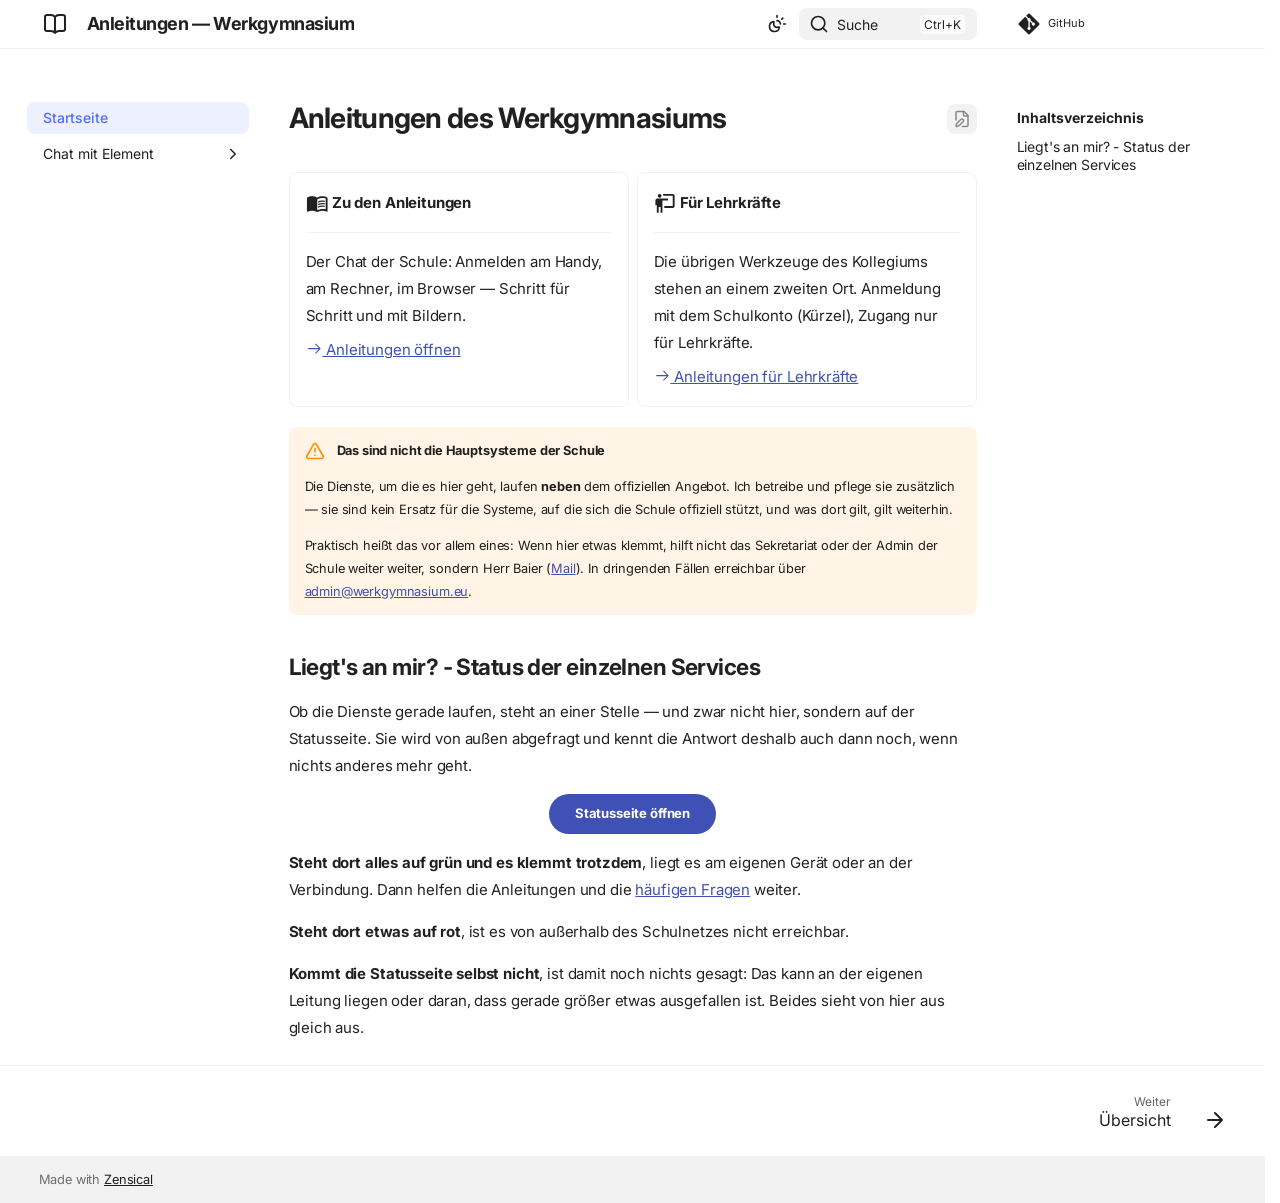
<file: www/index.html>
<!doctype html>
<html lang="de" class="no-js">
  <head>
    
      <meta charset="utf-8">
      <meta name="viewport" content="width=device-width,initial-scale=1">
      
        <meta name="description" content="Wie man die digitalen Dienste der Schule benutzt">
      
      
      
        <link rel="canonical" href="https://werkgymnasium.eu/">
      
      
      
        <link rel="next" href="./chat/">
      
      
        
      
      
      <link rel="icon" href="./assets/images/favicon.png">
      <meta name="generator" content="zensical-0.0.53">
    
    
      
        <title>Anleitungen des Werkgymnasiums - Anleitungen — Werkgymnasium</title>
      
    
    
      
        
      
      <link rel="stylesheet" href="./assets/stylesheets/modern/main.20815dad.min.css">
      
        
          
        
        <link rel="stylesheet" href="./assets/stylesheets/modern/palette.dfe2e883.min.css">
      
      


    
    
      
    
    
      
        
        
        <link rel="preconnect" href="https://fonts.gstatic.com" crossorigin>
        <link rel="stylesheet" href="https://fonts.googleapis.com/css?family=Inter:300,300i,400,400i,500,500i,700,700i%7CJetBrains+Mono:400,400i,700,700i&amp;display=fallback">
        <style>:root{--md-text-font:"Inter";--md-code-font:"JetBrains Mono"}</style>
      
    
    
      <link rel="stylesheet" href="./stylesheets/extra.css">
    
    <script>__md_scope=new URL(".",location),__md_scope.pathname.endsWith("/")||(__md_scope=new URL(__md_scope.pathname+"/",location)),__md_hash=e=>[...e].reduce(((e,t)=>(e<<5)-e+t.charCodeAt(0)),0),__md_get=(e,t=localStorage,_=__md_scope)=>JSON.parse(t.getItem(_.pathname+"."+e)),__md_set=(e,t,_=localStorage,a=__md_scope)=>{try{_.setItem(a.pathname+"."+e,JSON.stringify(t))}catch(e){}},document.documentElement.setAttribute("data-platform",navigator.platform)</script>
    
      

    
    
  </head>
  
  
    
    
      
    
    
    
    
    <body dir="ltr" data-md-color-scheme="default" data-md-color-primary="indigo" data-md-color-accent="indigo">
  
    
    <input class="md-toggle" data-md-toggle="drawer" type="checkbox" id="__drawer" autocomplete="off">
    <input class="md-toggle" data-md-toggle="search" type="checkbox" id="__search" autocomplete="off">
    <label class="md-overlay" for="__drawer" aria-label="Navigation"></label>
    <div data-md-component="skip">
      
        
        <a href="#anleitungen-des-werkgymnasiums" class="md-skip">
          Zum Inhalt
        </a>
      
    </div>
    <div data-md-component="announce">
      
    </div>
    
    
      

  

<header class="md-header md-header--shadow" data-md-component="header">
  <nav class="md-header__inner md-grid" aria-label="Kopfzeile">
    <a href="" title="Anleitungen — Werkgymnasium" class="md-header__button md-logo" aria-label="Anleitungen — Werkgymnasium" data-md-component="logo">
      
  
  <svg xmlns="http://www.w3.org/2000/svg" fill="none" stroke="currentColor" stroke-linecap="round" stroke-linejoin="round" stroke-width="2" class="lucide lucide-book-open" viewBox="0 0 24 24"><path d="M12 5v16M20.001 19A2 2 0 0 0 22 17V5a2 2 0 0 0-1.999-2L16 3.002A5 5 0 0 0 12 5a5 5 0 0 0-4-2H4a2 2 0 0 0-2 2v12a2 2 0 0 0 1.999 2H8a5 5 0 0 1 4 2 5 5 0 0 1 4-2z"/></svg>

    </a>
    <label class="md-header__button md-icon" for="__drawer" aria-label="Navigation">
      
      <svg xmlns="http://www.w3.org/2000/svg" fill="none" stroke="currentColor" stroke-linecap="round" stroke-linejoin="round" stroke-width="2" class="lucide lucide-menu" viewBox="0 0 24 24"><path d="M4 5h16M4 12h16M4 19h16"/></svg>
    </label>
    <div class="md-header__title" data-md-component="header-title">
      <div class="md-header__ellipsis">
        <div class="md-header__topic">
          <span class="md-ellipsis">
            Anleitungen — Werkgymnasium
          </span>
        </div>
        <div class="md-header__topic" data-md-component="header-topic">
          <span class="md-ellipsis">
            
              Anleitungen des Werkgymnasiums
            
          </span>
        </div>
      </div>
    </div>
    
      
        <form class="md-header__option" data-md-component="palette">
  
    
    
    
    <input class="md-option" data-md-color-media="(prefers-color-scheme)" data-md-color-scheme="default" data-md-color-primary="indigo" data-md-color-accent="indigo"  aria-label="Zu hellem Design wechseln"  type="radio" name="__palette" id="__palette_0">
    
      <label class="md-header__button md-icon" title="Zu hellem Design wechseln" for="__palette_1" hidden>
        <svg xmlns="http://www.w3.org/2000/svg" fill="none" stroke="currentColor" stroke-linecap="round" stroke-linejoin="round" stroke-width="2" class="lucide lucide-sun-moon" viewBox="0 0 24 24"><path d="M12 2v2M14.837 16.385a6 6 0 1 1-7.223-7.222c.624-.147.97.66.715 1.248a4 4 0 0 0 5.26 5.259c.589-.255 1.396.09 1.248.715M16 12a4 4 0 0 0-4-4M19 5l-1.256 1.256M20 12h2"/></svg>
      </label>
    
  
    
    
    
    <input class="md-option" data-md-color-media="(prefers-color-scheme: light)" data-md-color-scheme="default" data-md-color-primary="indigo" data-md-color-accent="indigo"  aria-label="Zu dunklem Design wechseln"  type="radio" name="__palette" id="__palette_1">
    
      <label class="md-header__button md-icon" title="Zu dunklem Design wechseln" for="__palette_2" hidden>
        <svg xmlns="http://www.w3.org/2000/svg" fill="none" stroke="currentColor" stroke-linecap="round" stroke-linejoin="round" stroke-width="2" class="lucide lucide-sun" viewBox="0 0 24 24"><circle cx="12" cy="12" r="4"/><path d="M12 2v2M12 20v2M4.93 4.93l1.41 1.41M17.66 17.66l1.41 1.41M2 12h2M20 12h2M6.34 17.66l-1.41 1.41M19.07 4.93l-1.41 1.41"/></svg>
      </label>
    
  
    
    
    
    <input class="md-option" data-md-color-media="(prefers-color-scheme: dark)" data-md-color-scheme="slate" data-md-color-primary="indigo" data-md-color-accent="indigo"  aria-label="Systemeinstellung uebernehmen"  type="radio" name="__palette" id="__palette_2">
    
      <label class="md-header__button md-icon" title="Systemeinstellung uebernehmen" for="__palette_0" hidden>
        <svg xmlns="http://www.w3.org/2000/svg" fill="none" stroke="currentColor" stroke-linecap="round" stroke-linejoin="round" stroke-width="2" class="lucide lucide-moon" viewBox="0 0 24 24"><path d="M20.985 12.486a9 9 0 1 1-9.473-9.472c.405-.022.617.46.402.803a6 6 0 0 0 8.268 8.268c.344-.215.825-.004.803.401"/></svg>
      </label>
    
  
</form>
      
    
    
      <script>var palette=__md_get("__palette");if(palette&&palette.color){if("(prefers-color-scheme)"===palette.color.media){var media=matchMedia("(prefers-color-scheme: light)"),input=document.querySelector(media.matches?"[data-md-color-media='(prefers-color-scheme: light)']":"[data-md-color-media='(prefers-color-scheme: dark)']");palette.color.media=input.getAttribute("data-md-color-media"),palette.color.scheme=input.getAttribute("data-md-color-scheme"),palette.color.primary=input.getAttribute("data-md-color-primary"),palette.color.accent=input.getAttribute("data-md-color-accent")}for(var[key,value]of Object.entries(palette.color))document.body.setAttribute("data-md-color-"+key,value)}</script>
    
    
    
      
      
        <label class="md-header__button md-icon" for="__search" aria-label="Suche">
          
          <svg xmlns="http://www.w3.org/2000/svg" fill="none" stroke="currentColor" stroke-linecap="round" stroke-linejoin="round" stroke-width="2" class="lucide lucide-search" viewBox="0 0 24 24"><path d="m21 21-4.34-4.34"/><circle cx="11" cy="11" r="8"/></svg>
        </label>
        <div class="md-search" data-md-component="search" role="dialog" aria-label="Suche">
  <button type="button" class="md-search__button">
    Suche
  </button>
</div>
      
    
    <div class="md-header__source">
      
        <a href="https://github.com/Ithu123/anleitungen" title="Zum Repository" class="md-source" data-md-component="source">
  <div class="md-source__icon md-icon">
    
    <svg xmlns="http://www.w3.org/2000/svg" viewBox="0 0 448 512"><!--! Font Awesome Free 7.3.1 by @fontawesome - https://fontawesome.com License - https://fontawesome.com/license/free (Icons: CC BY 4.0, Fonts: SIL OFL 1.1, Code: MIT License) Copyright 2026 Fonticons, Inc.--><path fill="currentColor" d="M439.6 236.1 244 40.5c-5.4-5.5-12.8-8.5-20.4-8.5s-15 3-20.4 8.4L162.5 81l51.5 51.5c27.1-9.1 52.7 16.8 43.4 43.7l49.7 49.7c34.2-11.8 61.2 31 35.5 56.7-26.5 26.5-70.2-2.9-56-37.3L240.3 199v121.9c25.3 12.5 22.3 41.8 9.1 55-6.4 6.4-15.2 10.1-24.3 10.1s-17.8-3.6-24.3-10.1c-17.6-17.6-11.1-46.9 11.2-56v-123c-20.8-8.5-24.6-30.7-18.6-45L142.6 101 8.5 235.1C3 240.6 0 247.9 0 255.5s3 15 8.5 20.4l195.6 195.7c5.4 5.4 12.7 8.4 20.4 8.4s15-3 20.4-8.4l194.7-194.7c5.4-5.4 8.4-12.8 8.4-20.4s-3-15-8.4-20.4"/></svg>
  </div>
  <div class="md-source__repository">
    GitHub
  </div>
</a>
      
    </div>
  </nav>
  
</header>
    
    <div class="md-container" data-md-component="container">
      
      
        
          
        
      
      <main class="md-main" data-md-component="main">
        <div class="md-main__inner md-grid">
          
            
              
              <div class="md-sidebar md-sidebar--primary" data-md-component="sidebar" data-md-type="navigation" >
                <div class="md-sidebar__scrollwrap">
                  <div class="md-sidebar__inner">
                    



<nav class="md-nav md-nav--primary" aria-label="Navigation" data-md-level="0">
  <label class="md-nav__title" for="__drawer">
    <a href="" title="Anleitungen — Werkgymnasium" class="md-nav__button md-logo" aria-label="Anleitungen — Werkgymnasium" data-md-component="logo">
      
  
  <svg xmlns="http://www.w3.org/2000/svg" fill="none" stroke="currentColor" stroke-linecap="round" stroke-linejoin="round" stroke-width="2" class="lucide lucide-book-open" viewBox="0 0 24 24"><path d="M12 5v16M20.001 19A2 2 0 0 0 22 17V5a2 2 0 0 0-1.999-2L16 3.002A5 5 0 0 0 12 5a5 5 0 0 0-4-2H4a2 2 0 0 0-2 2v12a2 2 0 0 0 1.999 2H8a5 5 0 0 1 4 2 5 5 0 0 1 4-2z"/></svg>

    </a>
    Anleitungen — Werkgymnasium
  </label>
  
    <div class="md-nav__source">
      <a href="https://github.com/Ithu123/anleitungen" title="Zum Repository" class="md-source" data-md-component="source">
  <div class="md-source__icon md-icon">
    
    <svg xmlns="http://www.w3.org/2000/svg" viewBox="0 0 448 512"><!--! Font Awesome Free 7.3.1 by @fontawesome - https://fontawesome.com License - https://fontawesome.com/license/free (Icons: CC BY 4.0, Fonts: SIL OFL 1.1, Code: MIT License) Copyright 2026 Fonticons, Inc.--><path fill="currentColor" d="M439.6 236.1 244 40.5c-5.4-5.5-12.8-8.5-20.4-8.5s-15 3-20.4 8.4L162.5 81l51.5 51.5c27.1-9.1 52.7 16.8 43.4 43.7l49.7 49.7c34.2-11.8 61.2 31 35.5 56.7-26.5 26.5-70.2-2.9-56-37.3L240.3 199v121.9c25.3 12.5 22.3 41.8 9.1 55-6.4 6.4-15.2 10.1-24.3 10.1s-17.8-3.6-24.3-10.1c-17.6-17.6-11.1-46.9 11.2-56v-123c-20.8-8.5-24.6-30.7-18.6-45L142.6 101 8.5 235.1C3 240.6 0 247.9 0 255.5s3 15 8.5 20.4l195.6 195.7c5.4 5.4 12.7 8.4 20.4 8.4s15-3 20.4-8.4l194.7-194.7c5.4-5.4 8.4-12.8 8.4-20.4s-3-15-8.4-20.4"/></svg>
  </div>
  <div class="md-source__repository">
    GitHub
  </div>
</a>
    </div>
  
  <ul class="md-nav__list" data-md-scrollfix>
    
      
      
  
  
    
  
  
  
    <li class="md-nav__item md-nav__item--active">
      
      
      
      
        
      
      
        <label class="md-nav__link md-nav__link--active" for="__toc">
          
  
  
  <span class="md-ellipsis">
    
  
  Startseite

    
  </span>
  
  

          <span class="md-nav__icon md-icon"></span>
        </label>
      
      <a href="" class="md-nav__link md-nav__link--active">
        
  
  
  <span class="md-ellipsis">
    
  
  Startseite

    
  </span>
  
  

      </a>
      
        


<nav class="md-nav md-nav--secondary" aria-label="Inhaltsverzeichnis">
  
  
  
    
  
  
    <label class="md-nav__title" for="__toc">
      <span class="md-nav__icon md-icon"></span>
      Inhaltsverzeichnis
    </label>
    <ul class="md-nav__list" data-md-component="toc" data-md-scrollfix>
      
        <li class="md-nav__item">
  <a href="#liegts-an-mir-status-der-einzelnen-services" class="md-nav__link">
    <span class="md-ellipsis">
      <span class="md-typeset">
        Liegt's an mir? - Status der einzelnen Services
      </span>
    </span>
  </a>
  
</li>
      
    </ul>
  
</nav>
      
    </li>
  

    
      
      
  
  
  
  
    
    
    
    
    
    <li class="md-nav__item md-nav__item--nested">
      
        
        
        <input class="md-nav__toggle md-toggle " type="checkbox" id="__nav_2" >
        
          
          <label class="md-nav__link" for="__nav_2" id="__nav_2_label" tabindex="0">
            
  
  
  <span class="md-ellipsis">
    
  
  Chat mit Element

    
  </span>
  
  

            <span class="md-nav__icon md-icon"></span>
          </label>
        
        <nav class="md-nav" data-md-level="1" aria-labelledby="__nav_2_label" aria-expanded="false">
          <label class="md-nav__title" for="__nav_2">
            <span class="md-nav__icon md-icon"></span>
            
  
  Chat mit Element

          </label>
          <ul class="md-nav__list" data-md-scrollfix>
            
              
                
  
  
  
  
    <li class="md-nav__item">
      <a href="./chat/" class="md-nav__link">
        
  
  
  <span class="md-ellipsis">
    
  
  Übersicht

    
  </span>
  
  

      </a>
    </li>
  

              
            
              
                
  
  
  
  
    <li class="md-nav__item">
      <a href="./chat/element-x/" class="md-nav__link">
        
  
  
  <span class="md-ellipsis">
    
  
  Element X

    
  </span>
  
  

      </a>
    </li>
  

              
            
              
                
  
  
  
  
    <li class="md-nav__item">
      <a href="./chat/schildichat-next/" class="md-nav__link">
        
  
  
  <span class="md-ellipsis">
    
  
  SchildiChat Next

    
  </span>
  
  

      </a>
    </li>
  

              
            
              
                
  
  
  
  
    <li class="md-nav__item">
      <a href="./chat/web/" class="md-nav__link">
        
  
  
  <span class="md-ellipsis">
    
  
  Im Browser anmelden

    
  </span>
  
  

      </a>
    </li>
  

              
            
              
                
  
  
  
  
    <li class="md-nav__item">
      <a href="./chat/ChatsSichern/" class="md-nav__link">
        
  
  
  <span class="md-ellipsis">
    
  
  Chats sichern

    
  </span>
  
  

      </a>
    </li>
  

              
            
              
                
  
  
  
  
    <li class="md-nav__item">
      <a href="./chat/verifizieren/" class="md-nav__link">
        
  
  
  <span class="md-ellipsis">
    
  
  Sitzungen verifizieren

    
  </span>
  
  

      </a>
    </li>
  

              
            
              
                
  
  
  
  
    <li class="md-nav__item">
      <a href="./chat/faq/" class="md-nav__link">
        
  
  
  <span class="md-ellipsis">
    
  
  FAQ

    
  </span>
  
  

      </a>
    </li>
  

              
            
          </ul>
        </nav>
      
    </li>
  

    
  </ul>
</nav>
                  </div>
                </div>
              </div>
            
            
              
              <div class="md-sidebar md-sidebar--secondary" data-md-component="sidebar" data-md-type="toc" >
                <div class="md-sidebar__scrollwrap">
                  
                    
                    
                    
                      
                    
                    
                      <input class="md-nav__toggle md-toggle" type="checkbox" id="__toc">
                      <div class="md-sidebar-button__wrapper">
                        <label class="md-sidebar-button" for="__toc"></label>
                      </div>
                    
                  
                  <div class="md-sidebar__inner">
                    


<nav class="md-nav md-nav--secondary" aria-label="Inhaltsverzeichnis">
  
  
  
    
  
  
    <label class="md-nav__title" for="__toc">
      <span class="md-nav__icon md-icon"></span>
      Inhaltsverzeichnis
    </label>
    <ul class="md-nav__list" data-md-component="toc" data-md-scrollfix>
      
        <li class="md-nav__item">
  <a href="#liegts-an-mir-status-der-einzelnen-services" class="md-nav__link">
    <span class="md-ellipsis">
      <span class="md-typeset">
        Liegt's an mir? - Status der einzelnen Services
      </span>
    </span>
  </a>
  
</li>
      
    </ul>
  
</nav>
                  </div>
                </div>
              </div>
            
          
          
            <div class="md-content" data-md-component="content">
              
              <article class="md-content__inner md-typeset">
                
                  
  
    <a href="https://github.com/Ithu123/anleitungen/edit/main/docs/index.md" title="Seite editieren" class="md-content__button md-icon" rel="edit">
      
      <svg xmlns="http://www.w3.org/2000/svg" fill="none" stroke="currentColor" stroke-linecap="round" stroke-linejoin="round" stroke-width="2" class="lucide lucide-file-pen" viewBox="0 0 24 24"><path d="M12.659 22H18a2 2 0 0 0 2-2V8a2.4 2.4 0 0 0-.706-1.706l-3.588-3.588A2.4 2.4 0 0 0 14 2H6a2 2 0 0 0-2 2v9.34"/><path d="M14 2v5a1 1 0 0 0 1 1h5M10.378 12.622a1 1 0 0 1 3 3.003L8.36 20.637a2 2 0 0 1-.854.506l-2.867.837a.5.5 0 0 1-.62-.62l.836-2.869a2 2 0 0 1 .506-.853z"/></svg>
    </a>
  
  


<h1 id="anleitungen-des-werkgymnasiums">Anleitungen des Werkgymnasiums</h1>
<div class="grid cards">
<ul>
<li>
<p><span class="twemoji lg middle"><svg xmlns="http://www.w3.org/2000/svg" viewBox="0 0 24 24"><path d="M12 21.5c-1.35-.85-3.8-1.5-5.5-1.5-1.65 0-3.35.3-4.75 1.05-.1.05-.15.05-.25.05-.25 0-.5-.25-.5-.5V6c.6-.45 1.25-.75 2-1 1.11-.35 2.33-.5 3.5-.5 1.95 0 4.05.4 5.5 1.5 1.45-1.1 3.55-1.5 5.5-1.5 1.17 0 2.39.15 3.5.5.75.25 1.4.55 2 1v14.6c0 .25-.25.5-.5.5-.1 0-.15 0-.25-.05-1.4-.75-3.1-1.05-4.75-1.05-1.7 0-4.15.65-5.5 1.5M12 8v11.5c1.35-.85 3.8-1.5 5.5-1.5 1.2 0 2.4.15 3.5.5V7c-1.1-.35-2.3-.5-3.5-.5-1.7 0-4.15.65-5.5 1.5m1 3.5c1.11-.68 2.6-1 4.5-1 .91 0 1.76.09 2.5.28V9.23c-.87-.15-1.71-.23-2.5-.23q-2.655 0-4.5.84zm4.5.17c-1.71 0-3.21.26-4.5.79v1.69c1.11-.65 2.6-.99 4.5-.99 1.04 0 1.88.08 2.5.24v-1.5c-.87-.16-1.71-.23-2.5-.23m2.5 2.9c-.87-.16-1.71-.24-2.5-.24-1.83 0-3.33.27-4.5.8v1.69c1.11-.66 2.6-.99 4.5-.99 1.04 0 1.88.08 2.5.24z"/></svg></span> <strong>Zu den Anleitungen</strong></p>
<hr />
<p>Der Chat der Schule: Anmelden am Handy, am Rechner, im Browser — Schritt für
Schritt und mit Bildern.</p>
<p><a href="chat/"><span class="twemoji"><svg xmlns="http://www.w3.org/2000/svg" viewBox="0 0 24 24"><path d="M13.22 19.03a.75.75 0 0 1 0-1.06L18.19 13H3.75a.75.75 0 0 1 0-1.5h14.44l-4.97-4.97a.749.749 0 0 1 .326-1.275.75.75 0 0 1 .734.215l6.25 6.25a.75.75 0 0 1 0 1.06l-6.25 6.25a.75.75 0 0 1-1.06 0"/></svg></span> Anleitungen öffnen</a></p>
</li>
<li>
<p><span class="twemoji lg middle"><svg xmlns="http://www.w3.org/2000/svg" viewBox="0 0 24 24"><path d="M20 17a2 2 0 0 0 2-2V4a2 2 0 0 0-2-2H9.46c.35.61.54 1.3.54 2h10v11h-9v2m4-10v2H9v13H7v-6H5v6H3v-8H1.5V9a2 2 0 0 1 2-2zM8 4a2 2 0 0 1-2 2 2 2 0 0 1-2-2 2 2 0 0 1 2-2 2 2 0 0 1 2 2"/></svg></span> <strong>Für Lehrkräfte</strong></p>
<hr />
<p>Die übrigen Werkzeuge des Kollegiums stehen an einem zweiten
Ort. Anmeldung mit dem Schulkonto (Kürzel), Zugang nur für Lehrkräfte.</p>
<p><a href="https://intern.werkgymnasium.eu/"><span class="twemoji"><svg xmlns="http://www.w3.org/2000/svg" viewBox="0 0 24 24"><path d="M13.22 19.03a.75.75 0 0 1 0-1.06L18.19 13H3.75a.75.75 0 0 1 0-1.5h14.44l-4.97-4.97a.749.749 0 0 1 .326-1.275.75.75 0 0 1 .734.215l6.25 6.25a.75.75 0 0 1 0 1.06l-6.25 6.25a.75.75 0 0 1-1.06 0"/></svg></span> Anleitungen für Lehrkräfte</a></p>
</li>
</ul>
</div>
<div class="admonition warning">
<p class="admonition-title">Das sind nicht die Hauptsysteme der Schule</p>
<p>Die Dienste, um die es hier geht, laufen <strong>neben</strong> dem offiziellen Angebot.
Ich betreibe und pflege sie zusätzlich — sie sind
kein Ersatz für die Systeme, auf die sich die Schule offiziell stützt, und
was dort gilt, gilt weiterhin.</p>
<p>Praktisch heißt das vor allem eines: Wenn hier etwas klemmt, hilft nicht das
Sekretariat oder der Admin der Schule weiter  weiter, sondern Herr Baier (<a href="mailto:bai@werkgymnasium.eu">Mail</a>). In dringenden Fällen erreichbar über 
<a href="mailto:admin@werkgymnasium.eu">admin@werkgymnasium.eu</a>.</p>
<!-- TODO: Kontaktweg eintragen (Chat-Adresse oder Mail). -->
</div>
<h2 id="liegts-an-mir-status-der-einzelnen-services">Liegt's an mir? - Status der einzelnen Services</h2>
<p>Ob die Dienste gerade laufen, steht an einer  Stelle — und zwar nicht
hier, sondern auf der Statusseite. Sie wird von außen abgefragt und kennt die
Antwort deshalb auch dann noch, wenn nichts anderes mehr geht.</p>
<div class="mitte">
<p><a class="md-button md-button--primary" href="https://status.werkgymnasium.eu" rel="noopener" target="_blank">Statusseite öffnen</a></p>
</div>
<p><strong>Steht dort alles auf grün und es klemmt trotzdem</strong>, liegt es am eigenen Gerät
oder an der Verbindung. Dann helfen die Anleitungen und die
<a href="chat/faq/">häufigen Fragen</a> weiter.</p>
<p><strong>Steht dort etwas auf rot</strong>, ist es von außerhalb des Schulnetzes nicht erreichbar. </p>
<p><strong>Kommt die Statusseite selbst nicht</strong>, ist damit noch nichts gesagt: Das kann
an der eigenen Leitung liegen oder daran, dass gerade größer etwas ausgefallen
ist. Beides sieht von hier aus gleich aus.</p>














                
              </article>
            </div>
          
          
<script>var target=document.getElementById(location.hash.slice(1));target&&target.name&&(target.checked=target.name.startsWith("__tabbed_"))</script>
        </div>
        
          <button type="button" class="md-top md-icon" data-md-component="top" hidden>
  
  <svg xmlns="http://www.w3.org/2000/svg" fill="none" stroke="currentColor" stroke-linecap="round" stroke-linejoin="round" stroke-width="2" class="lucide lucide-circle-arrow-up" viewBox="0 0 24 24"><circle cx="12" cy="12" r="10"/><path d="m16 12-4-4-4 4M12 16V8"/></svg>
  Zurück zum Seitenanfang
</button>
        
      </main>
      
        <footer class="md-footer">
  
    
      
      <nav class="md-footer__inner md-grid" aria-label="Fußzeile" >
        
        
          
          <a href="./chat/" class="md-footer__link md-footer__link--next" aria-label="Weiter: Übersicht">
            <div class="md-footer__title">
              <span class="md-footer__direction">
                Weiter
              </span>
              <div class="md-ellipsis">
                Übersicht
              </div>
            </div>
            <div class="md-footer__button md-icon">
              
              <svg xmlns="http://www.w3.org/2000/svg" fill="none" stroke="currentColor" stroke-linecap="round" stroke-linejoin="round" stroke-width="2" class="lucide lucide-arrow-right" viewBox="0 0 24 24"><path d="M5 12h14M12 5l7 7-7 7"/></svg>
            </div>
          </a>
        
      </nav>
    
  
  <div class="md-footer-meta md-typeset">
    <div class="md-footer-meta__inner md-grid">
      <div class="md-copyright">
  
  
    Made with
    <a href="https://zensical.org/" target="_blank" rel="noopener">
      Zensical
    </a>
  
</div>
      
    </div>
  </div>
</footer>
      
    </div>
    <div class="md-dialog" data-md-component="dialog">
      <div class="md-dialog__inner md-typeset"></div>
    </div>
    
    
    
      
      
      <script id="__config" type="application/json">{"annotate":null,"base":".","features":["navigation.instant","navigation.top","navigation.footer","toc.follow","content.action.edit","search.highlight","search.suggest"],"search":"./assets/javascripts/workers/search.7d14d953.min.js","tags":null,"translations":{"clipboard.copied":"In Zwischenablage kopiert","clipboard.copy":"In Zwischenablage kopieren","search.result.more.one":"1 weiteres Suchergebnis auf dieser Seite","search.result.more.other":"# weitere Suchergebnisse auf dieser Seite","search.result.none":"Keine Suchergebnisse","search.result.one":"1 Suchergebnis","search.result.other":"# Suchergebnisse","search.result.placeholder":"Suchbegriff eingeben","search.result.term.missing":"Es fehlt","select.version":"Version auswählen"},"version":null}</script>
    
    
      <script src="./assets/javascripts/bundle.69c251d7.min.js"></script>
      
    
  </body>
</html>
</file>
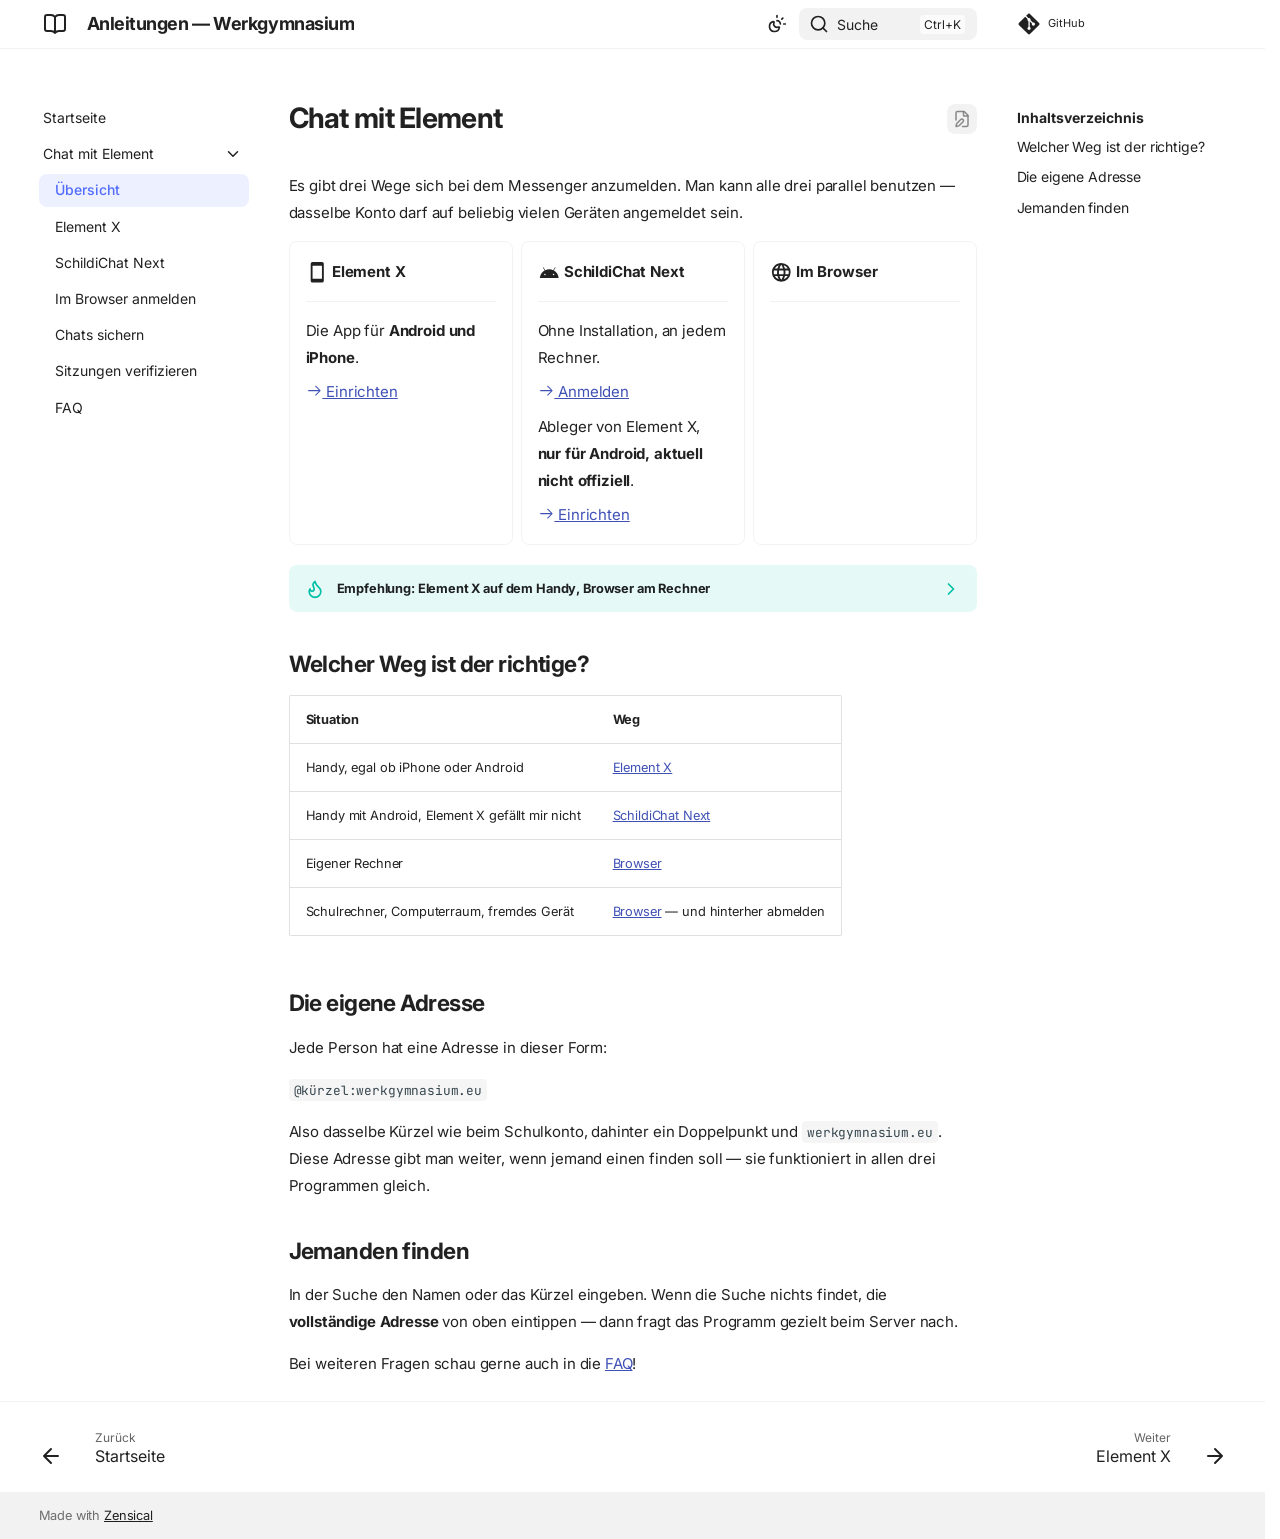
<file: www/chat/index.html>
<!doctype html>
<html lang="de" class="no-js">
  <head>
    
      <meta charset="utf-8">
      <meta name="viewport" content="width=device-width,initial-scale=1">
      
        <meta name="description" content="Wie man die digitalen Dienste der Schule benutzt">
      
      
      
        <link rel="canonical" href="https://werkgymnasium.eu/chat/">
      
      
        <link rel="prev" href="./..">
      
      
        <link rel="next" href="./element-x/">
      
      
        
      
      
      <link rel="icon" href="../assets/images/favicon.png">
      <meta name="generator" content="zensical-0.0.53">
    
    
      
        <title>Chat mit Element - Anleitungen — Werkgymnasium</title>
      
    
    
      
        
      
      <link rel="stylesheet" href="../assets/stylesheets/modern/main.20815dad.min.css">
      
        
          
        
        <link rel="stylesheet" href="../assets/stylesheets/modern/palette.dfe2e883.min.css">
      
      


    
    
      
    
    
      
        
        
        <link rel="preconnect" href="https://fonts.gstatic.com" crossorigin>
        <link rel="stylesheet" href="https://fonts.googleapis.com/css?family=Inter:300,300i,400,400i,500,500i,700,700i%7CJetBrains+Mono:400,400i,700,700i&amp;display=fallback">
        <style>:root{--md-text-font:"Inter";--md-code-font:"JetBrains Mono"}</style>
      
    
    
      <link rel="stylesheet" href="../stylesheets/extra.css">
    
    <script>__md_scope=new URL("..",location),__md_scope.pathname.endsWith("/")||(__md_scope=new URL(__md_scope.pathname+"/",location)),__md_hash=e=>[...e].reduce(((e,t)=>(e<<5)-e+t.charCodeAt(0)),0),__md_get=(e,t=localStorage,_=__md_scope)=>JSON.parse(t.getItem(_.pathname+"."+e)),__md_set=(e,t,_=localStorage,a=__md_scope)=>{try{_.setItem(a.pathname+"."+e,JSON.stringify(t))}catch(e){}},document.documentElement.setAttribute("data-platform",navigator.platform)</script>
    
      

    
    
  </head>
  
  
    
    
      
    
    
    
    
    <body dir="ltr" data-md-color-scheme="default" data-md-color-primary="indigo" data-md-color-accent="indigo">
  
    
    <input class="md-toggle" data-md-toggle="drawer" type="checkbox" id="__drawer" autocomplete="off">
    <input class="md-toggle" data-md-toggle="search" type="checkbox" id="__search" autocomplete="off">
    <label class="md-overlay" for="__drawer" aria-label="Navigation"></label>
    <div data-md-component="skip">
      
        
        <a href="#chat-mit-element" class="md-skip">
          Zum Inhalt
        </a>
      
    </div>
    <div data-md-component="announce">
      
    </div>
    
    
      

  

<header class="md-header md-header--shadow" data-md-component="header">
  <nav class="md-header__inner md-grid" aria-label="Kopfzeile">
    <a href="./.." title="Anleitungen — Werkgymnasium" class="md-header__button md-logo" aria-label="Anleitungen — Werkgymnasium" data-md-component="logo">
      
  
  <svg xmlns="http://www.w3.org/2000/svg" fill="none" stroke="currentColor" stroke-linecap="round" stroke-linejoin="round" stroke-width="2" class="lucide lucide-book-open" viewBox="0 0 24 24"><path d="M12 5v16M20.001 19A2 2 0 0 0 22 17V5a2 2 0 0 0-1.999-2L16 3.002A5 5 0 0 0 12 5a5 5 0 0 0-4-2H4a2 2 0 0 0-2 2v12a2 2 0 0 0 1.999 2H8a5 5 0 0 1 4 2 5 5 0 0 1 4-2z"/></svg>

    </a>
    <label class="md-header__button md-icon" for="__drawer" aria-label="Navigation">
      
      <svg xmlns="http://www.w3.org/2000/svg" fill="none" stroke="currentColor" stroke-linecap="round" stroke-linejoin="round" stroke-width="2" class="lucide lucide-menu" viewBox="0 0 24 24"><path d="M4 5h16M4 12h16M4 19h16"/></svg>
    </label>
    <div class="md-header__title" data-md-component="header-title">
      <div class="md-header__ellipsis">
        <div class="md-header__topic">
          <span class="md-ellipsis">
            Anleitungen — Werkgymnasium
          </span>
        </div>
        <div class="md-header__topic" data-md-component="header-topic">
          <span class="md-ellipsis">
            
              Chat mit Element
            
          </span>
        </div>
      </div>
    </div>
    
      
        <form class="md-header__option" data-md-component="palette">
  
    
    
    
    <input class="md-option" data-md-color-media="(prefers-color-scheme)" data-md-color-scheme="default" data-md-color-primary="indigo" data-md-color-accent="indigo"  aria-label="Zu hellem Design wechseln"  type="radio" name="__palette" id="__palette_0">
    
      <label class="md-header__button md-icon" title="Zu hellem Design wechseln" for="__palette_1" hidden>
        <svg xmlns="http://www.w3.org/2000/svg" fill="none" stroke="currentColor" stroke-linecap="round" stroke-linejoin="round" stroke-width="2" class="lucide lucide-sun-moon" viewBox="0 0 24 24"><path d="M12 2v2M14.837 16.385a6 6 0 1 1-7.223-7.222c.624-.147.97.66.715 1.248a4 4 0 0 0 5.26 5.259c.589-.255 1.396.09 1.248.715M16 12a4 4 0 0 0-4-4M19 5l-1.256 1.256M20 12h2"/></svg>
      </label>
    
  
    
    
    
    <input class="md-option" data-md-color-media="(prefers-color-scheme: light)" data-md-color-scheme="default" data-md-color-primary="indigo" data-md-color-accent="indigo"  aria-label="Zu dunklem Design wechseln"  type="radio" name="__palette" id="__palette_1">
    
      <label class="md-header__button md-icon" title="Zu dunklem Design wechseln" for="__palette_2" hidden>
        <svg xmlns="http://www.w3.org/2000/svg" fill="none" stroke="currentColor" stroke-linecap="round" stroke-linejoin="round" stroke-width="2" class="lucide lucide-sun" viewBox="0 0 24 24"><circle cx="12" cy="12" r="4"/><path d="M12 2v2M12 20v2M4.93 4.93l1.41 1.41M17.66 17.66l1.41 1.41M2 12h2M20 12h2M6.34 17.66l-1.41 1.41M19.07 4.93l-1.41 1.41"/></svg>
      </label>
    
  
    
    
    
    <input class="md-option" data-md-color-media="(prefers-color-scheme: dark)" data-md-color-scheme="slate" data-md-color-primary="indigo" data-md-color-accent="indigo"  aria-label="Systemeinstellung uebernehmen"  type="radio" name="__palette" id="__palette_2">
    
      <label class="md-header__button md-icon" title="Systemeinstellung uebernehmen" for="__palette_0" hidden>
        <svg xmlns="http://www.w3.org/2000/svg" fill="none" stroke="currentColor" stroke-linecap="round" stroke-linejoin="round" stroke-width="2" class="lucide lucide-moon" viewBox="0 0 24 24"><path d="M20.985 12.486a9 9 0 1 1-9.473-9.472c.405-.022.617.46.402.803a6 6 0 0 0 8.268 8.268c.344-.215.825-.004.803.401"/></svg>
      </label>
    
  
</form>
      
    
    
      <script>var palette=__md_get("__palette");if(palette&&palette.color){if("(prefers-color-scheme)"===palette.color.media){var media=matchMedia("(prefers-color-scheme: light)"),input=document.querySelector(media.matches?"[data-md-color-media='(prefers-color-scheme: light)']":"[data-md-color-media='(prefers-color-scheme: dark)']");palette.color.media=input.getAttribute("data-md-color-media"),palette.color.scheme=input.getAttribute("data-md-color-scheme"),palette.color.primary=input.getAttribute("data-md-color-primary"),palette.color.accent=input.getAttribute("data-md-color-accent")}for(var[key,value]of Object.entries(palette.color))document.body.setAttribute("data-md-color-"+key,value)}</script>
    
    
    
      
      
        <label class="md-header__button md-icon" for="__search" aria-label="Suche">
          
          <svg xmlns="http://www.w3.org/2000/svg" fill="none" stroke="currentColor" stroke-linecap="round" stroke-linejoin="round" stroke-width="2" class="lucide lucide-search" viewBox="0 0 24 24"><path d="m21 21-4.34-4.34"/><circle cx="11" cy="11" r="8"/></svg>
        </label>
        <div class="md-search" data-md-component="search" role="dialog" aria-label="Suche">
  <button type="button" class="md-search__button">
    Suche
  </button>
</div>
      
    
    <div class="md-header__source">
      
        <a href="https://github.com/Ithu123/anleitungen" title="Zum Repository" class="md-source" data-md-component="source">
  <div class="md-source__icon md-icon">
    
    <svg xmlns="http://www.w3.org/2000/svg" viewBox="0 0 448 512"><!--! Font Awesome Free 7.3.1 by @fontawesome - https://fontawesome.com License - https://fontawesome.com/license/free (Icons: CC BY 4.0, Fonts: SIL OFL 1.1, Code: MIT License) Copyright 2026 Fonticons, Inc.--><path fill="currentColor" d="M439.6 236.1 244 40.5c-5.4-5.5-12.8-8.5-20.4-8.5s-15 3-20.4 8.4L162.5 81l51.5 51.5c27.1-9.1 52.7 16.8 43.4 43.7l49.7 49.7c34.2-11.8 61.2 31 35.5 56.7-26.5 26.5-70.2-2.9-56-37.3L240.3 199v121.9c25.3 12.5 22.3 41.8 9.1 55-6.4 6.4-15.2 10.1-24.3 10.1s-17.8-3.6-24.3-10.1c-17.6-17.6-11.1-46.9 11.2-56v-123c-20.8-8.5-24.6-30.7-18.6-45L142.6 101 8.5 235.1C3 240.6 0 247.9 0 255.5s3 15 8.5 20.4l195.6 195.7c5.4 5.4 12.7 8.4 20.4 8.4s15-3 20.4-8.4l194.7-194.7c5.4-5.4 8.4-12.8 8.4-20.4s-3-15-8.4-20.4"/></svg>
  </div>
  <div class="md-source__repository">
    GitHub
  </div>
</a>
      
    </div>
  </nav>
  
</header>
    
    <div class="md-container" data-md-component="container">
      
      
        
          
        
      
      <main class="md-main" data-md-component="main">
        <div class="md-main__inner md-grid">
          
            
              
              <div class="md-sidebar md-sidebar--primary" data-md-component="sidebar" data-md-type="navigation" >
                <div class="md-sidebar__scrollwrap">
                  <div class="md-sidebar__inner">
                    



<nav class="md-nav md-nav--primary" aria-label="Navigation" data-md-level="0">
  <label class="md-nav__title" for="__drawer">
    <a href="./.." title="Anleitungen — Werkgymnasium" class="md-nav__button md-logo" aria-label="Anleitungen — Werkgymnasium" data-md-component="logo">
      
  
  <svg xmlns="http://www.w3.org/2000/svg" fill="none" stroke="currentColor" stroke-linecap="round" stroke-linejoin="round" stroke-width="2" class="lucide lucide-book-open" viewBox="0 0 24 24"><path d="M12 5v16M20.001 19A2 2 0 0 0 22 17V5a2 2 0 0 0-1.999-2L16 3.002A5 5 0 0 0 12 5a5 5 0 0 0-4-2H4a2 2 0 0 0-2 2v12a2 2 0 0 0 1.999 2H8a5 5 0 0 1 4 2 5 5 0 0 1 4-2z"/></svg>

    </a>
    Anleitungen — Werkgymnasium
  </label>
  
    <div class="md-nav__source">
      <a href="https://github.com/Ithu123/anleitungen" title="Zum Repository" class="md-source" data-md-component="source">
  <div class="md-source__icon md-icon">
    
    <svg xmlns="http://www.w3.org/2000/svg" viewBox="0 0 448 512"><!--! Font Awesome Free 7.3.1 by @fontawesome - https://fontawesome.com License - https://fontawesome.com/license/free (Icons: CC BY 4.0, Fonts: SIL OFL 1.1, Code: MIT License) Copyright 2026 Fonticons, Inc.--><path fill="currentColor" d="M439.6 236.1 244 40.5c-5.4-5.5-12.8-8.5-20.4-8.5s-15 3-20.4 8.4L162.5 81l51.5 51.5c27.1-9.1 52.7 16.8 43.4 43.7l49.7 49.7c34.2-11.8 61.2 31 35.5 56.7-26.5 26.5-70.2-2.9-56-37.3L240.3 199v121.9c25.3 12.5 22.3 41.8 9.1 55-6.4 6.4-15.2 10.1-24.3 10.1s-17.8-3.6-24.3-10.1c-17.6-17.6-11.1-46.9 11.2-56v-123c-20.8-8.5-24.6-30.7-18.6-45L142.6 101 8.5 235.1C3 240.6 0 247.9 0 255.5s3 15 8.5 20.4l195.6 195.7c5.4 5.4 12.7 8.4 20.4 8.4s15-3 20.4-8.4l194.7-194.7c5.4-5.4 8.4-12.8 8.4-20.4s-3-15-8.4-20.4"/></svg>
  </div>
  <div class="md-source__repository">
    GitHub
  </div>
</a>
    </div>
  
  <ul class="md-nav__list" data-md-scrollfix>
    
      
      
  
  
  
  
    <li class="md-nav__item">
      <a href="./.." class="md-nav__link">
        
  
  
  <span class="md-ellipsis">
    
  
  Startseite

    
  </span>
  
  

      </a>
    </li>
  

    
      
      
  
  
    
  
  
  
    
    
    
    
    
    <li class="md-nav__item md-nav__item--active md-nav__item--nested">
      
        
        
        <input class="md-nav__toggle md-toggle " type="checkbox" id="__nav_2" checked>
        
          
          <label class="md-nav__link" for="__nav_2" id="__nav_2_label" tabindex="0">
            
  
  
  <span class="md-ellipsis">
    
  
  Chat mit Element

    
  </span>
  
  

            <span class="md-nav__icon md-icon"></span>
          </label>
        
        <nav class="md-nav" data-md-level="1" aria-labelledby="__nav_2_label" aria-expanded="true">
          <label class="md-nav__title" for="__nav_2">
            <span class="md-nav__icon md-icon"></span>
            
  
  Chat mit Element

          </label>
          <ul class="md-nav__list" data-md-scrollfix>
            
              
                
  
  
    
  
  
  
    <li class="md-nav__item md-nav__item--active">
      
      
      
      
        
      
      
        <label class="md-nav__link md-nav__link--active" for="__toc">
          
  
  
  <span class="md-ellipsis">
    
  
  Übersicht

    
  </span>
  
  

          <span class="md-nav__icon md-icon"></span>
        </label>
      
      <a href="././" class="md-nav__link md-nav__link--active">
        
  
  
  <span class="md-ellipsis">
    
  
  Übersicht

    
  </span>
  
  

      </a>
      
        


<nav class="md-nav md-nav--secondary" aria-label="Inhaltsverzeichnis">
  
  
  
    
  
  
    <label class="md-nav__title" for="__toc">
      <span class="md-nav__icon md-icon"></span>
      Inhaltsverzeichnis
    </label>
    <ul class="md-nav__list" data-md-component="toc" data-md-scrollfix>
      
        <li class="md-nav__item">
  <a href="#welcher-weg-ist-der-richtige" class="md-nav__link">
    <span class="md-ellipsis">
      <span class="md-typeset">
        Welcher Weg ist der richtige?
      </span>
    </span>
  </a>
  
</li>
      
        <li class="md-nav__item">
  <a href="#die-eigene-adresse" class="md-nav__link">
    <span class="md-ellipsis">
      <span class="md-typeset">
        Die eigene Adresse
      </span>
    </span>
  </a>
  
</li>
      
        <li class="md-nav__item">
  <a href="#jemanden-finden" class="md-nav__link">
    <span class="md-ellipsis">
      <span class="md-typeset">
        Jemanden finden
      </span>
    </span>
  </a>
  
</li>
      
    </ul>
  
</nav>
      
    </li>
  

              
            
              
                
  
  
  
  
    <li class="md-nav__item">
      <a href="./element-x/" class="md-nav__link">
        
  
  
  <span class="md-ellipsis">
    
  
  Element X

    
  </span>
  
  

      </a>
    </li>
  

              
            
              
                
  
  
  
  
    <li class="md-nav__item">
      <a href="./schildichat-next/" class="md-nav__link">
        
  
  
  <span class="md-ellipsis">
    
  
  SchildiChat Next

    
  </span>
  
  

      </a>
    </li>
  

              
            
              
                
  
  
  
  
    <li class="md-nav__item">
      <a href="./web/" class="md-nav__link">
        
  
  
  <span class="md-ellipsis">
    
  
  Im Browser anmelden

    
  </span>
  
  

      </a>
    </li>
  

              
            
              
                
  
  
  
  
    <li class="md-nav__item">
      <a href="./ChatsSichern/" class="md-nav__link">
        
  
  
  <span class="md-ellipsis">
    
  
  Chats sichern

    
  </span>
  
  

      </a>
    </li>
  

              
            
              
                
  
  
  
  
    <li class="md-nav__item">
      <a href="./verifizieren/" class="md-nav__link">
        
  
  
  <span class="md-ellipsis">
    
  
  Sitzungen verifizieren

    
  </span>
  
  

      </a>
    </li>
  

              
            
              
                
  
  
  
  
    <li class="md-nav__item">
      <a href="./faq/" class="md-nav__link">
        
  
  
  <span class="md-ellipsis">
    
  
  FAQ

    
  </span>
  
  

      </a>
    </li>
  

              
            
          </ul>
        </nav>
      
    </li>
  

    
  </ul>
</nav>
                  </div>
                </div>
              </div>
            
            
              
              <div class="md-sidebar md-sidebar--secondary" data-md-component="sidebar" data-md-type="toc" >
                <div class="md-sidebar__scrollwrap">
                  
                    
                    
                    
                      
                    
                    
                      <input class="md-nav__toggle md-toggle" type="checkbox" id="__toc">
                      <div class="md-sidebar-button__wrapper">
                        <label class="md-sidebar-button" for="__toc"></label>
                      </div>
                    
                  
                  <div class="md-sidebar__inner">
                    


<nav class="md-nav md-nav--secondary" aria-label="Inhaltsverzeichnis">
  
  
  
    
  
  
    <label class="md-nav__title" for="__toc">
      <span class="md-nav__icon md-icon"></span>
      Inhaltsverzeichnis
    </label>
    <ul class="md-nav__list" data-md-component="toc" data-md-scrollfix>
      
        <li class="md-nav__item">
  <a href="#welcher-weg-ist-der-richtige" class="md-nav__link">
    <span class="md-ellipsis">
      <span class="md-typeset">
        Welcher Weg ist der richtige?
      </span>
    </span>
  </a>
  
</li>
      
        <li class="md-nav__item">
  <a href="#die-eigene-adresse" class="md-nav__link">
    <span class="md-ellipsis">
      <span class="md-typeset">
        Die eigene Adresse
      </span>
    </span>
  </a>
  
</li>
      
        <li class="md-nav__item">
  <a href="#jemanden-finden" class="md-nav__link">
    <span class="md-ellipsis">
      <span class="md-typeset">
        Jemanden finden
      </span>
    </span>
  </a>
  
</li>
      
    </ul>
  
</nav>
                  </div>
                </div>
              </div>
            
          
          
            <div class="md-content" data-md-component="content">
              
              <article class="md-content__inner md-typeset">
                
                  
  
    <a href="https://github.com/Ithu123/anleitungen/edit/main/docs/chat/index.md" title="Seite editieren" class="md-content__button md-icon" rel="edit">
      
      <svg xmlns="http://www.w3.org/2000/svg" fill="none" stroke="currentColor" stroke-linecap="round" stroke-linejoin="round" stroke-width="2" class="lucide lucide-file-pen" viewBox="0 0 24 24"><path d="M12.659 22H18a2 2 0 0 0 2-2V8a2.4 2.4 0 0 0-.706-1.706l-3.588-3.588A2.4 2.4 0 0 0 14 2H6a2 2 0 0 0-2 2v9.34"/><path d="M14 2v5a1 1 0 0 0 1 1h5M10.378 12.622a1 1 0 0 1 3 3.003L8.36 20.637a2 2 0 0 1-.854.506l-2.867.837a.5.5 0 0 1-.62-.62l.836-2.869a2 2 0 0 1 .506-.853z"/></svg>
    </a>
  
  


<h1 id="chat-mit-element">Chat mit Element</h1>
<p>Es gibt drei Wege sich bei dem Messenger anzumelden. Man kann
alle drei parallel benutzen — dasselbe Konto darf auf beliebig vielen Geräten
angemeldet sein. </p>
<div class="grid cards drei">
<ul>
<li>
<p><span class="twemoji lg middle"><svg xmlns="http://www.w3.org/2000/svg" viewBox="0 0 24 24"><path d="M17 19H7V5h10m0-4H7c-1.11 0-2 .89-2 2v18a2 2 0 0 0 2 2h10a2 2 0 0 0 2-2V3a2 2 0 0 0-2-2"/></svg></span> <strong>Element X</strong></p>
<hr />
<p>Die App für <strong>Android und iPhone</strong>.</p>
<p><a href="element-x/"><span class="twemoji"><svg xmlns="http://www.w3.org/2000/svg" viewBox="0 0 24 24"><path d="M13.22 19.03a.75.75 0 0 1 0-1.06L18.19 13H3.75a.75.75 0 0 1 0-1.5h14.44l-4.97-4.97a.749.749 0 0 1 .326-1.275.75.75 0 0 1 .734.215l6.25 6.25a.75.75 0 0 1 0 1.06l-6.25 6.25a.75.75 0 0 1-1.06 0"/></svg></span> Einrichten</a></p>
</li>
<li>
<p><span class="twemoji lg middle"><svg xmlns="http://www.w3.org/2000/svg" viewBox="0 0 24 24"><path d="M16.61 15.15c-.46 0-.84-.37-.84-.83s.38-.82.84-.82.84.36.84.82-.38.83-.84.83m-9.2 0c-.46 0-.84-.37-.84-.83s.38-.82.84-.82.83.36.83.82-.37.83-.83.83m9.5-5.01 1.67-2.88c.09-.17.03-.38-.13-.47-.17-.1-.38-.04-.45.13l-1.71 2.91A10.15 10.15 0 0 0 12 8.91c-1.53 0-3 .33-4.27.91L6.04 6.91a.334.334 0 0 0-.47-.13c-.17.09-.22.3-.13.47l1.66 2.88C4.25 11.69 2.29 14.58 2 18h20c-.28-3.41-2.23-6.3-5.09-7.86"/></svg></span> <strong>SchildiChat Next</strong></p>
<hr />
<p>Ohne Installation, an jedem Rechner.</p>
<p><a href="web/"><span class="twemoji"><svg xmlns="http://www.w3.org/2000/svg" viewBox="0 0 24 24"><path d="M13.22 19.03a.75.75 0 0 1 0-1.06L18.19 13H3.75a.75.75 0 0 1 0-1.5h14.44l-4.97-4.97a.749.749 0 0 1 .326-1.275.75.75 0 0 1 .734.215l6.25 6.25a.75.75 0 0 1 0 1.06l-6.25 6.25a.75.75 0 0 1-1.06 0"/></svg></span> Anmelden</a></p>
<p>Ableger von Element X, <strong>nur für Android, aktuell nicht offiziell</strong>.</p>
<p><a href="schildichat-next/"><span class="twemoji"><svg xmlns="http://www.w3.org/2000/svg" viewBox="0 0 24 24"><path d="M13.22 19.03a.75.75 0 0 1 0-1.06L18.19 13H3.75a.75.75 0 0 1 0-1.5h14.44l-4.97-4.97a.749.749 0 0 1 .326-1.275.75.75 0 0 1 .734.215l6.25 6.25a.75.75 0 0 1 0 1.06l-6.25 6.25a.75.75 0 0 1-1.06 0"/></svg></span> Einrichten</a></p>
</li>
<li>
<p><span class="twemoji lg middle"><svg xmlns="http://www.w3.org/2000/svg" viewBox="0 0 24 24"><path d="M16.36 14c.08-.66.14-1.32.14-2s-.06-1.34-.14-2h3.38c.16.64.26 1.31.26 2s-.1 1.36-.26 2m-5.15 5.56c.6-1.11 1.06-2.31 1.38-3.56h2.95a8.03 8.03 0 0 1-4.33 3.56M14.34 14H9.66c-.1-.66-.16-1.32-.16-2s.06-1.35.16-2h4.68c.09.65.16 1.32.16 2s-.07 1.34-.16 2M12 19.96c-.83-1.2-1.5-2.53-1.91-3.96h3.82c-.41 1.43-1.08 2.76-1.91 3.96M8 8H5.08A7.92 7.92 0 0 1 9.4 4.44C8.8 5.55 8.35 6.75 8 8m-2.92 8H8c.35 1.25.8 2.45 1.4 3.56A8 8 0 0 1 5.08 16m-.82-2C4.1 13.36 4 12.69 4 12s.1-1.36.26-2h3.38c-.08.66-.14 1.32-.14 2s.06 1.34.14 2M12 4.03c.83 1.2 1.5 2.54 1.91 3.97h-3.82c.41-1.43 1.08-2.77 1.91-3.97M18.92 8h-2.95a15.7 15.7 0 0 0-1.38-3.56c1.84.63 3.37 1.9 4.33 3.56M12 2C6.47 2 2 6.5 2 12a10 10 0 0 0 10 10 10 10 0 0 0 10-10A10 10 0 0 0 12 2"/></svg></span> <strong>Im Browser</strong></p>
<hr />
</li>
</ul>
</div>
<details class="tip">
<summary>Empfehlung: Element X auf dem Handy, Browser am Rechner</summary>
<p>Wer nicht vergleichen mag, hört hier auf zu lesen und richtet diese beiden
ein.</p>
<p><strong>Warum Element X:</strong> Es kommt von denselben Leuten wie der Chat selbst,
erscheint für Android <em>und</em> fürs iPhone, bekommt Neuerungen zuerst — und
bezeichnet sich nicht mehr als Beta, anders als SchildiChat Next.</p>
<p><strong>Wann trotzdem SchildiChat Next:</strong> wenn einem die Darstellung von
Element X nicht gefällt. Es zeigt Nachrichten in Sprechblasen, macht die
Liste kompakter und hat ein paar Schalter mehr. Das ist Geschmackssache und
sonst nichts — dafür fehlt dort gelegentlich etwas, das Element X schon
kann, weil es hinterherläuft.</p>
</details>
<h2 id="welcher-weg-ist-der-richtige">Welcher Weg ist der richtige?</h2>
<table>
<thead>
<tr>
<th>Situation</th>
<th>Weg</th>
</tr>
</thead>
<tbody>
<tr>
<td>Handy, egal ob iPhone oder Android</td>
<td><a href="element-x/">Element X</a></td>
</tr>
<tr>
<td>Handy mit Android, Element X gefällt mir nicht</td>
<td><a href="schildichat-next/">SchildiChat Next</a></td>
</tr>
<tr>
<td>Eigener Rechner</td>
<td><a href="web/">Browser</a></td>
</tr>
<tr>
<td>Schulrechner, Computerraum, fremdes Gerät</td>
<td><a href="web/">Browser</a> — und hinterher abmelden</td>
</tr>
</tbody>
</table>
<h2 id="die-eigene-adresse">Die eigene Adresse</h2>
<p>Jede Person hat eine Adresse in dieser Form:</p>
<p><code>@kürzel:werkgymnasium.eu</code></p>
<p>Also dasselbe Kürzel wie beim Schulkonto, dahinter ein Doppelpunkt und
<code>werkgymnasium.eu</code>. Diese Adresse gibt man weiter, wenn jemand einen finden
soll — sie funktioniert in allen drei Programmen gleich.</p>
<h2 id="jemanden-finden">Jemanden finden</h2>
<p>In der Suche den Namen oder das Kürzel eingeben. Wenn die Suche nichts findet,
die <strong>vollständige Adresse</strong> von oben eintippen — dann fragt das Programm
gezielt beim Server nach.</p>
<p>Bei weiteren Fragen schau gerne auch in die <a href="faq/">FAQ</a>!</p>














                
              </article>
            </div>
          
          
<script>var target=document.getElementById(location.hash.slice(1));target&&target.name&&(target.checked=target.name.startsWith("__tabbed_"))</script>
        </div>
        
          <button type="button" class="md-top md-icon" data-md-component="top" hidden>
  
  <svg xmlns="http://www.w3.org/2000/svg" fill="none" stroke="currentColor" stroke-linecap="round" stroke-linejoin="round" stroke-width="2" class="lucide lucide-circle-arrow-up" viewBox="0 0 24 24"><circle cx="12" cy="12" r="10"/><path d="m16 12-4-4-4 4M12 16V8"/></svg>
  Zurück zum Seitenanfang
</button>
        
      </main>
      
        <footer class="md-footer">
  
    
      
      <nav class="md-footer__inner md-grid" aria-label="Fußzeile" >
        
          
          <a href="./.." class="md-footer__link md-footer__link--prev" aria-label="Zurück: Startseite">
            <div class="md-footer__button md-icon">
              
              <svg xmlns="http://www.w3.org/2000/svg" fill="none" stroke="currentColor" stroke-linecap="round" stroke-linejoin="round" stroke-width="2" class="lucide lucide-arrow-left" viewBox="0 0 24 24"><path d="m12 19-7-7 7-7M19 12H5"/></svg>
            </div>
            <div class="md-footer__title">
              <span class="md-footer__direction">
                Zurück
              </span>
              <div class="md-ellipsis">
                Startseite
              </div>
            </div>
          </a>
        
        
          
          <a href="./element-x/" class="md-footer__link md-footer__link--next" aria-label="Weiter: Element X">
            <div class="md-footer__title">
              <span class="md-footer__direction">
                Weiter
              </span>
              <div class="md-ellipsis">
                Element X
              </div>
            </div>
            <div class="md-footer__button md-icon">
              
              <svg xmlns="http://www.w3.org/2000/svg" fill="none" stroke="currentColor" stroke-linecap="round" stroke-linejoin="round" stroke-width="2" class="lucide lucide-arrow-right" viewBox="0 0 24 24"><path d="M5 12h14M12 5l7 7-7 7"/></svg>
            </div>
          </a>
        
      </nav>
    
  
  <div class="md-footer-meta md-typeset">
    <div class="md-footer-meta__inner md-grid">
      <div class="md-copyright">
  
  
    Made with
    <a href="https://zensical.org/" target="_blank" rel="noopener">
      Zensical
    </a>
  
</div>
      
    </div>
  </div>
</footer>
      
    </div>
    <div class="md-dialog" data-md-component="dialog">
      <div class="md-dialog__inner md-typeset"></div>
    </div>
    
    
    
      
      
      <script id="__config" type="application/json">{"annotate":null,"base":"..","features":["navigation.instant","navigation.top","navigation.footer","toc.follow","content.action.edit","search.highlight","search.suggest"],"search":"../assets/javascripts/workers/search.7d14d953.min.js","tags":null,"translations":{"clipboard.copied":"In Zwischenablage kopiert","clipboard.copy":"In Zwischenablage kopieren","search.result.more.one":"1 weiteres Suchergebnis auf dieser Seite","search.result.more.other":"# weitere Suchergebnisse auf dieser Seite","search.result.none":"Keine Suchergebnisse","search.result.one":"1 Suchergebnis","search.result.other":"# Suchergebnisse","search.result.placeholder":"Suchbegriff eingeben","search.result.term.missing":"Es fehlt","select.version":"Version auswählen"},"version":null}</script>
    
    
      <script src="../assets/javascripts/bundle.69c251d7.min.js"></script>
      
    
  </body>
</html>
</file>
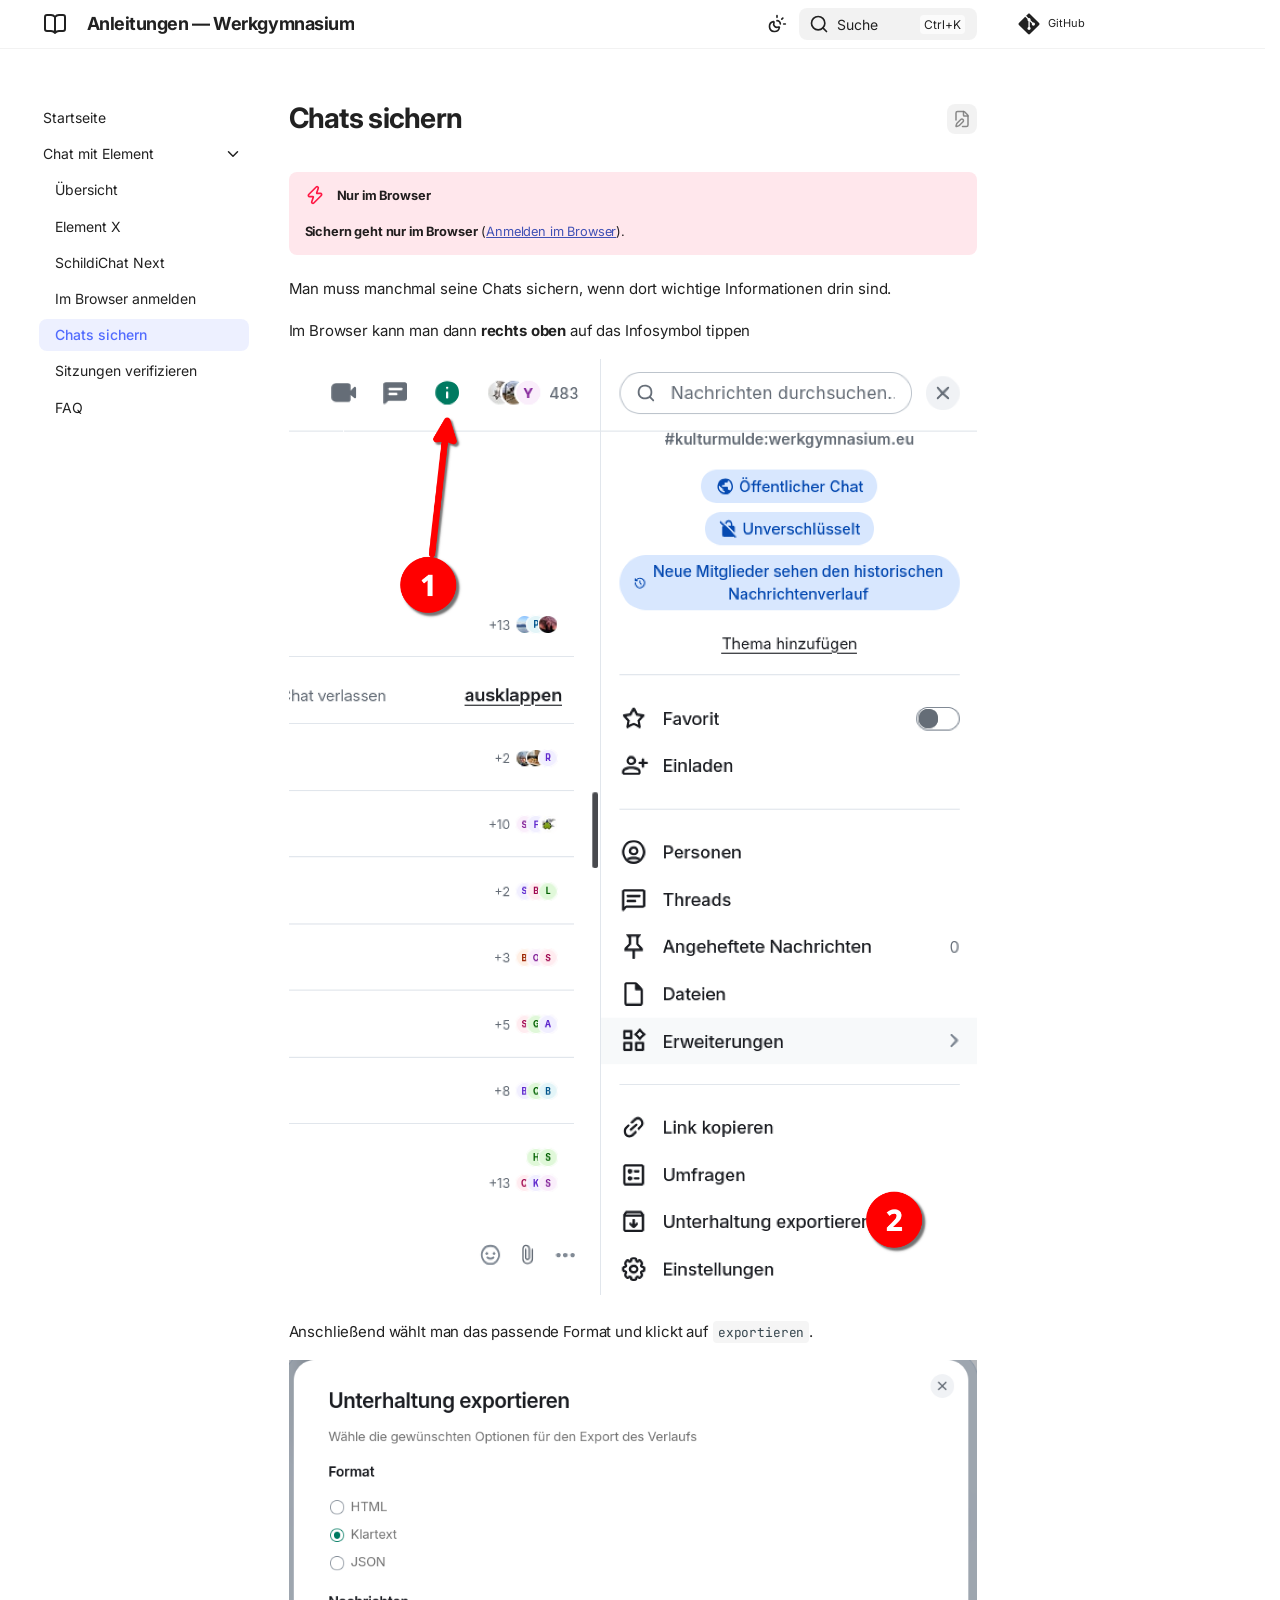
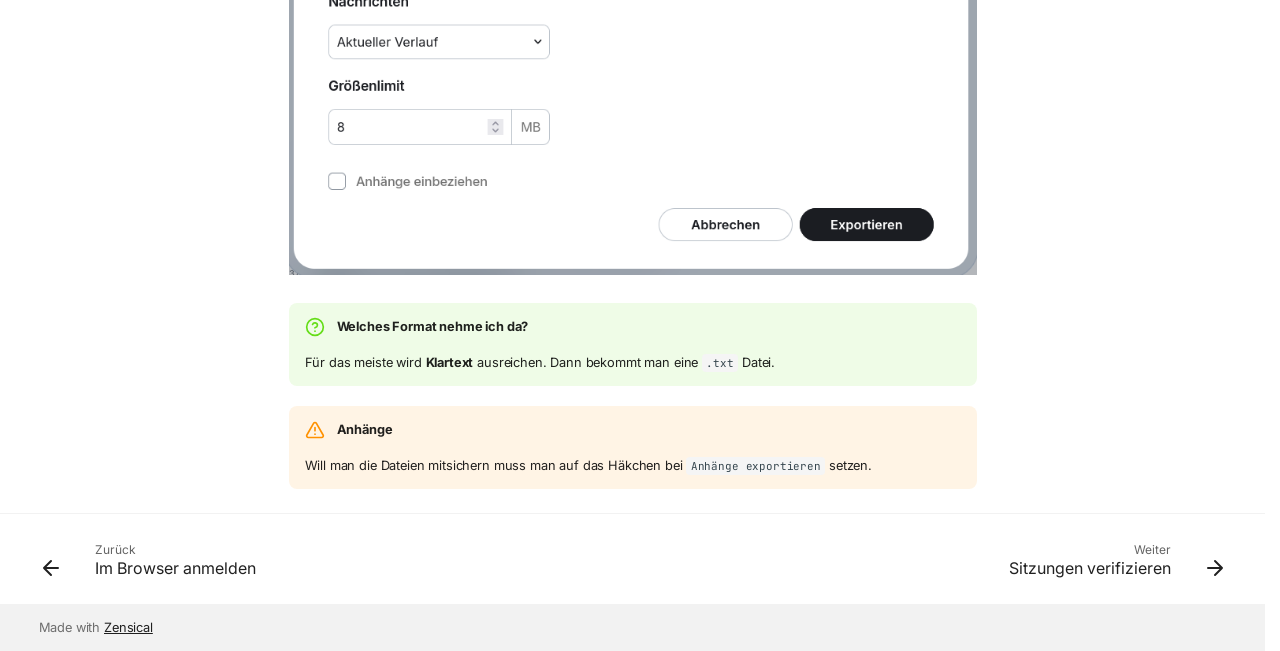
<file: www/chat/ChatsSichern/index.html>
<!doctype html>
<html lang="de" class="no-js">
  <head>
    
      <meta charset="utf-8">
      <meta name="viewport" content="width=device-width,initial-scale=1">
      
        <meta name="description" content="Wie man die digitalen Dienste der Schule benutzt">
      
      
      
        <link rel="canonical" href="https://werkgymnasium.eu/chat/ChatsSichern/">
      
      
        <link rel="prev" href="../web/">
      
      
        <link rel="next" href="../verifizieren/">
      
      
        
      
      
      <link rel="icon" href="../../assets/images/favicon.png">
      <meta name="generator" content="zensical-0.0.53">
    
    
      
        <title>Chats sichern - Anleitungen — Werkgymnasium</title>
      
    
    
      
        
      
      <link rel="stylesheet" href="../../assets/stylesheets/modern/main.20815dad.min.css">
      
        
          
        
        <link rel="stylesheet" href="../../assets/stylesheets/modern/palette.dfe2e883.min.css">
      
      


    
    
      
    
    
      
        
        
        <link rel="preconnect" href="https://fonts.gstatic.com" crossorigin>
        <link rel="stylesheet" href="https://fonts.googleapis.com/css?family=Inter:300,300i,400,400i,500,500i,700,700i%7CJetBrains+Mono:400,400i,700,700i&amp;display=fallback">
        <style>:root{--md-text-font:"Inter";--md-code-font:"JetBrains Mono"}</style>
      
    
    
      <link rel="stylesheet" href="../../stylesheets/extra.css">
    
    <script>__md_scope=new URL("../..",location),__md_scope.pathname.endsWith("/")||(__md_scope=new URL(__md_scope.pathname+"/",location)),__md_hash=e=>[...e].reduce(((e,t)=>(e<<5)-e+t.charCodeAt(0)),0),__md_get=(e,t=localStorage,_=__md_scope)=>JSON.parse(t.getItem(_.pathname+"."+e)),__md_set=(e,t,_=localStorage,a=__md_scope)=>{try{_.setItem(a.pathname+"."+e,JSON.stringify(t))}catch(e){}},document.documentElement.setAttribute("data-platform",navigator.platform)</script>
    
      

    
    
  </head>
  
  
    
    
      
    
    
    
    
    <body dir="ltr" data-md-color-scheme="default" data-md-color-primary="indigo" data-md-color-accent="indigo">
  
    
    <input class="md-toggle" data-md-toggle="drawer" type="checkbox" id="__drawer" autocomplete="off">
    <input class="md-toggle" data-md-toggle="search" type="checkbox" id="__search" autocomplete="off">
    <label class="md-overlay" for="__drawer" aria-label="Navigation"></label>
    <div data-md-component="skip">
      
        
        <a href="#chats-sichern" class="md-skip">
          Zum Inhalt
        </a>
      
    </div>
    <div data-md-component="announce">
      
    </div>
    
    
      

  

<header class="md-header md-header--shadow" data-md-component="header">
  <nav class="md-header__inner md-grid" aria-label="Kopfzeile">
    <a href="../.." title="Anleitungen — Werkgymnasium" class="md-header__button md-logo" aria-label="Anleitungen — Werkgymnasium" data-md-component="logo">
      
  
  <svg xmlns="http://www.w3.org/2000/svg" fill="none" stroke="currentColor" stroke-linecap="round" stroke-linejoin="round" stroke-width="2" class="lucide lucide-book-open" viewBox="0 0 24 24"><path d="M12 5v16M20.001 19A2 2 0 0 0 22 17V5a2 2 0 0 0-1.999-2L16 3.002A5 5 0 0 0 12 5a5 5 0 0 0-4-2H4a2 2 0 0 0-2 2v12a2 2 0 0 0 1.999 2H8a5 5 0 0 1 4 2 5 5 0 0 1 4-2z"/></svg>

    </a>
    <label class="md-header__button md-icon" for="__drawer" aria-label="Navigation">
      
      <svg xmlns="http://www.w3.org/2000/svg" fill="none" stroke="currentColor" stroke-linecap="round" stroke-linejoin="round" stroke-width="2" class="lucide lucide-menu" viewBox="0 0 24 24"><path d="M4 5h16M4 12h16M4 19h16"/></svg>
    </label>
    <div class="md-header__title" data-md-component="header-title">
      <div class="md-header__ellipsis">
        <div class="md-header__topic">
          <span class="md-ellipsis">
            Anleitungen — Werkgymnasium
          </span>
        </div>
        <div class="md-header__topic" data-md-component="header-topic">
          <span class="md-ellipsis">
            
              Chats sichern
            
          </span>
        </div>
      </div>
    </div>
    
      
        <form class="md-header__option" data-md-component="palette">
  
    
    
    
    <input class="md-option" data-md-color-media="(prefers-color-scheme)" data-md-color-scheme="default" data-md-color-primary="indigo" data-md-color-accent="indigo"  aria-label="Zu hellem Design wechseln"  type="radio" name="__palette" id="__palette_0">
    
      <label class="md-header__button md-icon" title="Zu hellem Design wechseln" for="__palette_1" hidden>
        <svg xmlns="http://www.w3.org/2000/svg" fill="none" stroke="currentColor" stroke-linecap="round" stroke-linejoin="round" stroke-width="2" class="lucide lucide-sun-moon" viewBox="0 0 24 24"><path d="M12 2v2M14.837 16.385a6 6 0 1 1-7.223-7.222c.624-.147.97.66.715 1.248a4 4 0 0 0 5.26 5.259c.589-.255 1.396.09 1.248.715M16 12a4 4 0 0 0-4-4M19 5l-1.256 1.256M20 12h2"/></svg>
      </label>
    
  
    
    
    
    <input class="md-option" data-md-color-media="(prefers-color-scheme: light)" data-md-color-scheme="default" data-md-color-primary="indigo" data-md-color-accent="indigo"  aria-label="Zu dunklem Design wechseln"  type="radio" name="__palette" id="__palette_1">
    
      <label class="md-header__button md-icon" title="Zu dunklem Design wechseln" for="__palette_2" hidden>
        <svg xmlns="http://www.w3.org/2000/svg" fill="none" stroke="currentColor" stroke-linecap="round" stroke-linejoin="round" stroke-width="2" class="lucide lucide-sun" viewBox="0 0 24 24"><circle cx="12" cy="12" r="4"/><path d="M12 2v2M12 20v2M4.93 4.93l1.41 1.41M17.66 17.66l1.41 1.41M2 12h2M20 12h2M6.34 17.66l-1.41 1.41M19.07 4.93l-1.41 1.41"/></svg>
      </label>
    
  
    
    
    
    <input class="md-option" data-md-color-media="(prefers-color-scheme: dark)" data-md-color-scheme="slate" data-md-color-primary="indigo" data-md-color-accent="indigo"  aria-label="Systemeinstellung uebernehmen"  type="radio" name="__palette" id="__palette_2">
    
      <label class="md-header__button md-icon" title="Systemeinstellung uebernehmen" for="__palette_0" hidden>
        <svg xmlns="http://www.w3.org/2000/svg" fill="none" stroke="currentColor" stroke-linecap="round" stroke-linejoin="round" stroke-width="2" class="lucide lucide-moon" viewBox="0 0 24 24"><path d="M20.985 12.486a9 9 0 1 1-9.473-9.472c.405-.022.617.46.402.803a6 6 0 0 0 8.268 8.268c.344-.215.825-.004.803.401"/></svg>
      </label>
    
  
</form>
      
    
    
      <script>var palette=__md_get("__palette");if(palette&&palette.color){if("(prefers-color-scheme)"===palette.color.media){var media=matchMedia("(prefers-color-scheme: light)"),input=document.querySelector(media.matches?"[data-md-color-media='(prefers-color-scheme: light)']":"[data-md-color-media='(prefers-color-scheme: dark)']");palette.color.media=input.getAttribute("data-md-color-media"),palette.color.scheme=input.getAttribute("data-md-color-scheme"),palette.color.primary=input.getAttribute("data-md-color-primary"),palette.color.accent=input.getAttribute("data-md-color-accent")}for(var[key,value]of Object.entries(palette.color))document.body.setAttribute("data-md-color-"+key,value)}</script>
    
    
    
      
      
        <label class="md-header__button md-icon" for="__search" aria-label="Suche">
          
          <svg xmlns="http://www.w3.org/2000/svg" fill="none" stroke="currentColor" stroke-linecap="round" stroke-linejoin="round" stroke-width="2" class="lucide lucide-search" viewBox="0 0 24 24"><path d="m21 21-4.34-4.34"/><circle cx="11" cy="11" r="8"/></svg>
        </label>
        <div class="md-search" data-md-component="search" role="dialog" aria-label="Suche">
  <button type="button" class="md-search__button">
    Suche
  </button>
</div>
      
    
    <div class="md-header__source">
      
        <a href="https://github.com/Ithu123/anleitungen" title="Zum Repository" class="md-source" data-md-component="source">
  <div class="md-source__icon md-icon">
    
    <svg xmlns="http://www.w3.org/2000/svg" viewBox="0 0 448 512"><!--! Font Awesome Free 7.3.1 by @fontawesome - https://fontawesome.com License - https://fontawesome.com/license/free (Icons: CC BY 4.0, Fonts: SIL OFL 1.1, Code: MIT License) Copyright 2026 Fonticons, Inc.--><path fill="currentColor" d="M439.6 236.1 244 40.5c-5.4-5.5-12.8-8.5-20.4-8.5s-15 3-20.4 8.4L162.5 81l51.5 51.5c27.1-9.1 52.7 16.8 43.4 43.7l49.7 49.7c34.2-11.8 61.2 31 35.5 56.7-26.5 26.5-70.2-2.9-56-37.3L240.3 199v121.9c25.3 12.5 22.3 41.8 9.1 55-6.4 6.4-15.2 10.1-24.3 10.1s-17.8-3.6-24.3-10.1c-17.6-17.6-11.1-46.9 11.2-56v-123c-20.8-8.5-24.6-30.7-18.6-45L142.6 101 8.5 235.1C3 240.6 0 247.9 0 255.5s3 15 8.5 20.4l195.6 195.7c5.4 5.4 12.7 8.4 20.4 8.4s15-3 20.4-8.4l194.7-194.7c5.4-5.4 8.4-12.8 8.4-20.4s-3-15-8.4-20.4"/></svg>
  </div>
  <div class="md-source__repository">
    GitHub
  </div>
</a>
      
    </div>
  </nav>
  
</header>
    
    <div class="md-container" data-md-component="container">
      
      
        
          
        
      
      <main class="md-main" data-md-component="main">
        <div class="md-main__inner md-grid">
          
            
              
              <div class="md-sidebar md-sidebar--primary" data-md-component="sidebar" data-md-type="navigation" >
                <div class="md-sidebar__scrollwrap">
                  <div class="md-sidebar__inner">
                    



<nav class="md-nav md-nav--primary" aria-label="Navigation" data-md-level="0">
  <label class="md-nav__title" for="__drawer">
    <a href="../.." title="Anleitungen — Werkgymnasium" class="md-nav__button md-logo" aria-label="Anleitungen — Werkgymnasium" data-md-component="logo">
      
  
  <svg xmlns="http://www.w3.org/2000/svg" fill="none" stroke="currentColor" stroke-linecap="round" stroke-linejoin="round" stroke-width="2" class="lucide lucide-book-open" viewBox="0 0 24 24"><path d="M12 5v16M20.001 19A2 2 0 0 0 22 17V5a2 2 0 0 0-1.999-2L16 3.002A5 5 0 0 0 12 5a5 5 0 0 0-4-2H4a2 2 0 0 0-2 2v12a2 2 0 0 0 1.999 2H8a5 5 0 0 1 4 2 5 5 0 0 1 4-2z"/></svg>

    </a>
    Anleitungen — Werkgymnasium
  </label>
  
    <div class="md-nav__source">
      <a href="https://github.com/Ithu123/anleitungen" title="Zum Repository" class="md-source" data-md-component="source">
  <div class="md-source__icon md-icon">
    
    <svg xmlns="http://www.w3.org/2000/svg" viewBox="0 0 448 512"><!--! Font Awesome Free 7.3.1 by @fontawesome - https://fontawesome.com License - https://fontawesome.com/license/free (Icons: CC BY 4.0, Fonts: SIL OFL 1.1, Code: MIT License) Copyright 2026 Fonticons, Inc.--><path fill="currentColor" d="M439.6 236.1 244 40.5c-5.4-5.5-12.8-8.5-20.4-8.5s-15 3-20.4 8.4L162.5 81l51.5 51.5c27.1-9.1 52.7 16.8 43.4 43.7l49.7 49.7c34.2-11.8 61.2 31 35.5 56.7-26.5 26.5-70.2-2.9-56-37.3L240.3 199v121.9c25.3 12.5 22.3 41.8 9.1 55-6.4 6.4-15.2 10.1-24.3 10.1s-17.8-3.6-24.3-10.1c-17.6-17.6-11.1-46.9 11.2-56v-123c-20.8-8.5-24.6-30.7-18.6-45L142.6 101 8.5 235.1C3 240.6 0 247.9 0 255.5s3 15 8.5 20.4l195.6 195.7c5.4 5.4 12.7 8.4 20.4 8.4s15-3 20.4-8.4l194.7-194.7c5.4-5.4 8.4-12.8 8.4-20.4s-3-15-8.4-20.4"/></svg>
  </div>
  <div class="md-source__repository">
    GitHub
  </div>
</a>
    </div>
  
  <ul class="md-nav__list" data-md-scrollfix>
    
      
      
  
  
  
  
    <li class="md-nav__item">
      <a href="../.." class="md-nav__link">
        
  
  
  <span class="md-ellipsis">
    
  
  Startseite

    
  </span>
  
  

      </a>
    </li>
  

    
      
      
  
  
    
  
  
  
    
    
    
    
    
    <li class="md-nav__item md-nav__item--active md-nav__item--nested">
      
        
        
        <input class="md-nav__toggle md-toggle " type="checkbox" id="__nav_2" checked>
        
          
          <label class="md-nav__link" for="__nav_2" id="__nav_2_label" tabindex="0">
            
  
  
  <span class="md-ellipsis">
    
  
  Chat mit Element

    
  </span>
  
  

            <span class="md-nav__icon md-icon"></span>
          </label>
        
        <nav class="md-nav" data-md-level="1" aria-labelledby="__nav_2_label" aria-expanded="true">
          <label class="md-nav__title" for="__nav_2">
            <span class="md-nav__icon md-icon"></span>
            
  
  Chat mit Element

          </label>
          <ul class="md-nav__list" data-md-scrollfix>
            
              
                
  
  
  
  
    <li class="md-nav__item">
      <a href="../" class="md-nav__link">
        
  
  
  <span class="md-ellipsis">
    
  
  Übersicht

    
  </span>
  
  

      </a>
    </li>
  

              
            
              
                
  
  
  
  
    <li class="md-nav__item">
      <a href="../element-x/" class="md-nav__link">
        
  
  
  <span class="md-ellipsis">
    
  
  Element X

    
  </span>
  
  

      </a>
    </li>
  

              
            
              
                
  
  
  
  
    <li class="md-nav__item">
      <a href="../schildichat-next/" class="md-nav__link">
        
  
  
  <span class="md-ellipsis">
    
  
  SchildiChat Next

    
  </span>
  
  

      </a>
    </li>
  

              
            
              
                
  
  
  
  
    <li class="md-nav__item">
      <a href="../web/" class="md-nav__link">
        
  
  
  <span class="md-ellipsis">
    
  
  Im Browser anmelden

    
  </span>
  
  

      </a>
    </li>
  

              
            
              
                
  
  
    
  
  
  
    <li class="md-nav__item md-nav__item--active">
      
      
      
      
        
      
      
      <a href="././" class="md-nav__link md-nav__link--active">
        
  
  
  <span class="md-ellipsis">
    
  
  Chats sichern

    
  </span>
  
  

      </a>
      
    </li>
  

              
            
              
                
  
  
  
  
    <li class="md-nav__item">
      <a href="../verifizieren/" class="md-nav__link">
        
  
  
  <span class="md-ellipsis">
    
  
  Sitzungen verifizieren

    
  </span>
  
  

      </a>
    </li>
  

              
            
              
                
  
  
  
  
    <li class="md-nav__item">
      <a href="../faq/" class="md-nav__link">
        
  
  
  <span class="md-ellipsis">
    
  
  FAQ

    
  </span>
  
  

      </a>
    </li>
  

              
            
          </ul>
        </nav>
      
    </li>
  

    
  </ul>
</nav>
                  </div>
                </div>
              </div>
            
            
              
              <div class="md-sidebar md-sidebar--secondary" data-md-component="sidebar" data-md-type="toc" >
                <div class="md-sidebar__scrollwrap">
                  
                    
                    
                    
                      
                    
                    
                  
                  <div class="md-sidebar__inner">
                    


<nav class="md-nav md-nav--secondary" aria-label="Inhaltsverzeichnis">
  
  
  
    
  
  
</nav>
                  </div>
                </div>
              </div>
            
          
          
            <div class="md-content" data-md-component="content">
              
              <article class="md-content__inner md-typeset">
                
                  
  
    <a href="https://github.com/Ithu123/anleitungen/edit/main/docs/chat/ChatsSichern.md" title="Seite editieren" class="md-content__button md-icon" rel="edit">
      
      <svg xmlns="http://www.w3.org/2000/svg" fill="none" stroke="currentColor" stroke-linecap="round" stroke-linejoin="round" stroke-width="2" class="lucide lucide-file-pen" viewBox="0 0 24 24"><path d="M12.659 22H18a2 2 0 0 0 2-2V8a2.4 2.4 0 0 0-.706-1.706l-3.588-3.588A2.4 2.4 0 0 0 14 2H6a2 2 0 0 0-2 2v9.34"/><path d="M14 2v5a1 1 0 0 0 1 1h5M10.378 12.622a1 1 0 0 1 3 3.003L8.36 20.637a2 2 0 0 1-.854.506l-2.867.837a.5.5 0 0 1-.62-.62l.836-2.869a2 2 0 0 1 .506-.853z"/></svg>
    </a>
  
  


<h1 id="chats-sichern">Chats sichern</h1>
<div class="admonition danger">
<p class="admonition-title">Nur im Browser</p>
<p><strong>Sichern geht nur im Browser</strong> (<a href="../web/">Anmelden im Browser</a>).</p>
</div>
<p>Man muss manchmal seine Chats sichern, wenn dort wichtige Informationen drin sind. </p>
<p>Im Browser kann man dann <strong>rechts oben</strong> auf das Infosymbol tippen</p>
<p><img alt="Chats sichern" src="../../bilder/sichern/sichern01.png" /></p>
<p>Anschließend wählt man das passende Format und klickt auf <code>exportieren</code>.</p>
<p><img alt="Formatauswahl" src="../../bilder/sichern/sichern02.png" /></p>
<div class="admonition question">
<p class="admonition-title">Welches Format nehme ich da?</p>
<p>Für das meiste wird <strong>Klartext</strong> ausreichen. Dann bekommt man eine <code>.txt</code> Datei.</p>
</div>
<div class="admonition warning">
<p class="admonition-title">Anhänge</p>
<p>Will man die Dateien mitsichern muss man auf das Häkchen bei <code>Anhänge exportieren</code> setzen.</p>
</div>














                
              </article>
            </div>
          
          
<script>var target=document.getElementById(location.hash.slice(1));target&&target.name&&(target.checked=target.name.startsWith("__tabbed_"))</script>
        </div>
        
          <button type="button" class="md-top md-icon" data-md-component="top" hidden>
  
  <svg xmlns="http://www.w3.org/2000/svg" fill="none" stroke="currentColor" stroke-linecap="round" stroke-linejoin="round" stroke-width="2" class="lucide lucide-circle-arrow-up" viewBox="0 0 24 24"><circle cx="12" cy="12" r="10"/><path d="m16 12-4-4-4 4M12 16V8"/></svg>
  Zurück zum Seitenanfang
</button>
        
      </main>
      
        <footer class="md-footer">
  
    
      
      <nav class="md-footer__inner md-grid" aria-label="Fußzeile" >
        
          
          <a href="../web/" class="md-footer__link md-footer__link--prev" aria-label="Zurück: Im Browser anmelden">
            <div class="md-footer__button md-icon">
              
              <svg xmlns="http://www.w3.org/2000/svg" fill="none" stroke="currentColor" stroke-linecap="round" stroke-linejoin="round" stroke-width="2" class="lucide lucide-arrow-left" viewBox="0 0 24 24"><path d="m12 19-7-7 7-7M19 12H5"/></svg>
            </div>
            <div class="md-footer__title">
              <span class="md-footer__direction">
                Zurück
              </span>
              <div class="md-ellipsis">
                Im Browser anmelden
              </div>
            </div>
          </a>
        
        
          
          <a href="../verifizieren/" class="md-footer__link md-footer__link--next" aria-label="Weiter: Sitzungen verifizieren">
            <div class="md-footer__title">
              <span class="md-footer__direction">
                Weiter
              </span>
              <div class="md-ellipsis">
                Sitzungen verifizieren
              </div>
            </div>
            <div class="md-footer__button md-icon">
              
              <svg xmlns="http://www.w3.org/2000/svg" fill="none" stroke="currentColor" stroke-linecap="round" stroke-linejoin="round" stroke-width="2" class="lucide lucide-arrow-right" viewBox="0 0 24 24"><path d="M5 12h14M12 5l7 7-7 7"/></svg>
            </div>
          </a>
        
      </nav>
    
  
  <div class="md-footer-meta md-typeset">
    <div class="md-footer-meta__inner md-grid">
      <div class="md-copyright">
  
  
    Made with
    <a href="https://zensical.org/" target="_blank" rel="noopener">
      Zensical
    </a>
  
</div>
      
    </div>
  </div>
</footer>
      
    </div>
    <div class="md-dialog" data-md-component="dialog">
      <div class="md-dialog__inner md-typeset"></div>
    </div>
    
    
    
      
      
      <script id="__config" type="application/json">{"annotate":null,"base":"../..","features":["navigation.instant","navigation.top","navigation.footer","toc.follow","content.action.edit","search.highlight","search.suggest"],"search":"../../assets/javascripts/workers/search.7d14d953.min.js","tags":null,"translations":{"clipboard.copied":"In Zwischenablage kopiert","clipboard.copy":"In Zwischenablage kopieren","search.result.more.one":"1 weiteres Suchergebnis auf dieser Seite","search.result.more.other":"# weitere Suchergebnisse auf dieser Seite","search.result.none":"Keine Suchergebnisse","search.result.one":"1 Suchergebnis","search.result.other":"# Suchergebnisse","search.result.placeholder":"Suchbegriff eingeben","search.result.term.missing":"Es fehlt","select.version":"Version auswählen"},"version":null}</script>
    
    
      <script src="../../assets/javascripts/bundle.69c251d7.min.js"></script>
      
    
  </body>
</html>
</file>
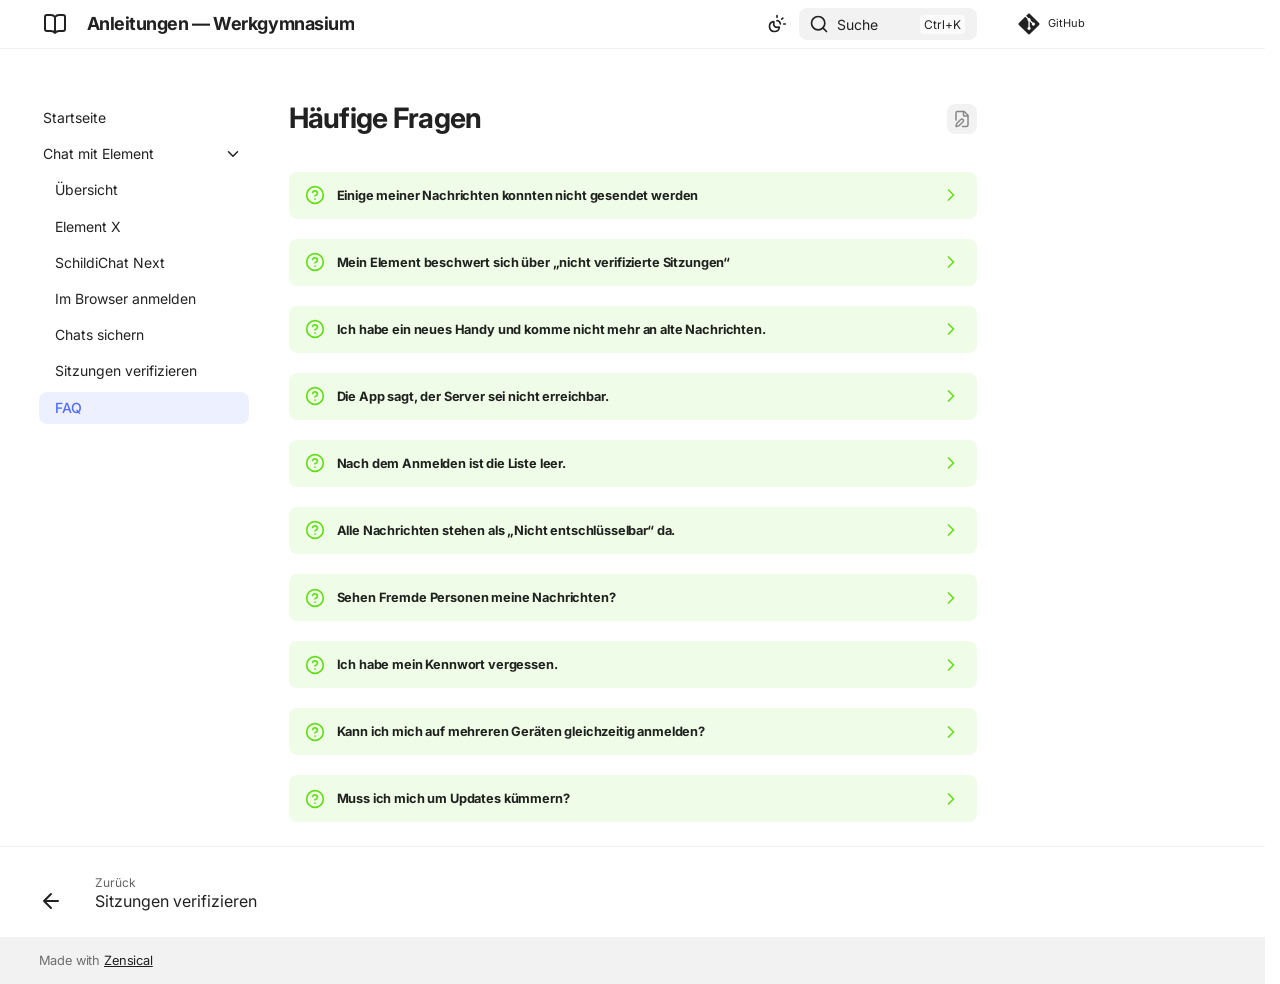
<file: www/chat/faq/index.html>
<!doctype html>
<html lang="de" class="no-js">
  <head>
    
      <meta charset="utf-8">
      <meta name="viewport" content="width=device-width,initial-scale=1">
      
        <meta name="description" content="Wie man die digitalen Dienste der Schule benutzt">
      
      
      
        <link rel="canonical" href="https://werkgymnasium.eu/chat/faq/">
      
      
        <link rel="prev" href="../verifizieren/">
      
      
      
        
      
      
      <link rel="icon" href="../../assets/images/favicon.png">
      <meta name="generator" content="zensical-0.0.53">
    
    
      
        <title>Häufige Fragen - Anleitungen — Werkgymnasium</title>
      
    
    
      
        
      
      <link rel="stylesheet" href="../../assets/stylesheets/modern/main.20815dad.min.css">
      
        
          
        
        <link rel="stylesheet" href="../../assets/stylesheets/modern/palette.dfe2e883.min.css">
      
      


    
    
      
    
    
      
        
        
        <link rel="preconnect" href="https://fonts.gstatic.com" crossorigin>
        <link rel="stylesheet" href="https://fonts.googleapis.com/css?family=Inter:300,300i,400,400i,500,500i,700,700i%7CJetBrains+Mono:400,400i,700,700i&amp;display=fallback">
        <style>:root{--md-text-font:"Inter";--md-code-font:"JetBrains Mono"}</style>
      
    
    
      <link rel="stylesheet" href="../../stylesheets/extra.css">
    
    <script>__md_scope=new URL("../..",location),__md_scope.pathname.endsWith("/")||(__md_scope=new URL(__md_scope.pathname+"/",location)),__md_hash=e=>[...e].reduce(((e,t)=>(e<<5)-e+t.charCodeAt(0)),0),__md_get=(e,t=localStorage,_=__md_scope)=>JSON.parse(t.getItem(_.pathname+"."+e)),__md_set=(e,t,_=localStorage,a=__md_scope)=>{try{_.setItem(a.pathname+"."+e,JSON.stringify(t))}catch(e){}},document.documentElement.setAttribute("data-platform",navigator.platform)</script>
    
      

    
    
  </head>
  
  
    
    
      
    
    
    
    
    <body dir="ltr" data-md-color-scheme="default" data-md-color-primary="indigo" data-md-color-accent="indigo">
  
    
    <input class="md-toggle" data-md-toggle="drawer" type="checkbox" id="__drawer" autocomplete="off">
    <input class="md-toggle" data-md-toggle="search" type="checkbox" id="__search" autocomplete="off">
    <label class="md-overlay" for="__drawer" aria-label="Navigation"></label>
    <div data-md-component="skip">
      
        
        <a href="#haufige-fragen" class="md-skip">
          Zum Inhalt
        </a>
      
    </div>
    <div data-md-component="announce">
      
    </div>
    
    
      

  

<header class="md-header md-header--shadow" data-md-component="header">
  <nav class="md-header__inner md-grid" aria-label="Kopfzeile">
    <a href="../.." title="Anleitungen — Werkgymnasium" class="md-header__button md-logo" aria-label="Anleitungen — Werkgymnasium" data-md-component="logo">
      
  
  <svg xmlns="http://www.w3.org/2000/svg" fill="none" stroke="currentColor" stroke-linecap="round" stroke-linejoin="round" stroke-width="2" class="lucide lucide-book-open" viewBox="0 0 24 24"><path d="M12 5v16M20.001 19A2 2 0 0 0 22 17V5a2 2 0 0 0-1.999-2L16 3.002A5 5 0 0 0 12 5a5 5 0 0 0-4-2H4a2 2 0 0 0-2 2v12a2 2 0 0 0 1.999 2H8a5 5 0 0 1 4 2 5 5 0 0 1 4-2z"/></svg>

    </a>
    <label class="md-header__button md-icon" for="__drawer" aria-label="Navigation">
      
      <svg xmlns="http://www.w3.org/2000/svg" fill="none" stroke="currentColor" stroke-linecap="round" stroke-linejoin="round" stroke-width="2" class="lucide lucide-menu" viewBox="0 0 24 24"><path d="M4 5h16M4 12h16M4 19h16"/></svg>
    </label>
    <div class="md-header__title" data-md-component="header-title">
      <div class="md-header__ellipsis">
        <div class="md-header__topic">
          <span class="md-ellipsis">
            Anleitungen — Werkgymnasium
          </span>
        </div>
        <div class="md-header__topic" data-md-component="header-topic">
          <span class="md-ellipsis">
            
              Häufige Fragen
            
          </span>
        </div>
      </div>
    </div>
    
      
        <form class="md-header__option" data-md-component="palette">
  
    
    
    
    <input class="md-option" data-md-color-media="(prefers-color-scheme)" data-md-color-scheme="default" data-md-color-primary="indigo" data-md-color-accent="indigo"  aria-label="Zu hellem Design wechseln"  type="radio" name="__palette" id="__palette_0">
    
      <label class="md-header__button md-icon" title="Zu hellem Design wechseln" for="__palette_1" hidden>
        <svg xmlns="http://www.w3.org/2000/svg" fill="none" stroke="currentColor" stroke-linecap="round" stroke-linejoin="round" stroke-width="2" class="lucide lucide-sun-moon" viewBox="0 0 24 24"><path d="M12 2v2M14.837 16.385a6 6 0 1 1-7.223-7.222c.624-.147.97.66.715 1.248a4 4 0 0 0 5.26 5.259c.589-.255 1.396.09 1.248.715M16 12a4 4 0 0 0-4-4M19 5l-1.256 1.256M20 12h2"/></svg>
      </label>
    
  
    
    
    
    <input class="md-option" data-md-color-media="(prefers-color-scheme: light)" data-md-color-scheme="default" data-md-color-primary="indigo" data-md-color-accent="indigo"  aria-label="Zu dunklem Design wechseln"  type="radio" name="__palette" id="__palette_1">
    
      <label class="md-header__button md-icon" title="Zu dunklem Design wechseln" for="__palette_2" hidden>
        <svg xmlns="http://www.w3.org/2000/svg" fill="none" stroke="currentColor" stroke-linecap="round" stroke-linejoin="round" stroke-width="2" class="lucide lucide-sun" viewBox="0 0 24 24"><circle cx="12" cy="12" r="4"/><path d="M12 2v2M12 20v2M4.93 4.93l1.41 1.41M17.66 17.66l1.41 1.41M2 12h2M20 12h2M6.34 17.66l-1.41 1.41M19.07 4.93l-1.41 1.41"/></svg>
      </label>
    
  
    
    
    
    <input class="md-option" data-md-color-media="(prefers-color-scheme: dark)" data-md-color-scheme="slate" data-md-color-primary="indigo" data-md-color-accent="indigo"  aria-label="Systemeinstellung uebernehmen"  type="radio" name="__palette" id="__palette_2">
    
      <label class="md-header__button md-icon" title="Systemeinstellung uebernehmen" for="__palette_0" hidden>
        <svg xmlns="http://www.w3.org/2000/svg" fill="none" stroke="currentColor" stroke-linecap="round" stroke-linejoin="round" stroke-width="2" class="lucide lucide-moon" viewBox="0 0 24 24"><path d="M20.985 12.486a9 9 0 1 1-9.473-9.472c.405-.022.617.46.402.803a6 6 0 0 0 8.268 8.268c.344-.215.825-.004.803.401"/></svg>
      </label>
    
  
</form>
      
    
    
      <script>var palette=__md_get("__palette");if(palette&&palette.color){if("(prefers-color-scheme)"===palette.color.media){var media=matchMedia("(prefers-color-scheme: light)"),input=document.querySelector(media.matches?"[data-md-color-media='(prefers-color-scheme: light)']":"[data-md-color-media='(prefers-color-scheme: dark)']");palette.color.media=input.getAttribute("data-md-color-media"),palette.color.scheme=input.getAttribute("data-md-color-scheme"),palette.color.primary=input.getAttribute("data-md-color-primary"),palette.color.accent=input.getAttribute("data-md-color-accent")}for(var[key,value]of Object.entries(palette.color))document.body.setAttribute("data-md-color-"+key,value)}</script>
    
    
    
      
      
        <label class="md-header__button md-icon" for="__search" aria-label="Suche">
          
          <svg xmlns="http://www.w3.org/2000/svg" fill="none" stroke="currentColor" stroke-linecap="round" stroke-linejoin="round" stroke-width="2" class="lucide lucide-search" viewBox="0 0 24 24"><path d="m21 21-4.34-4.34"/><circle cx="11" cy="11" r="8"/></svg>
        </label>
        <div class="md-search" data-md-component="search" role="dialog" aria-label="Suche">
  <button type="button" class="md-search__button">
    Suche
  </button>
</div>
      
    
    <div class="md-header__source">
      
        <a href="https://github.com/Ithu123/anleitungen" title="Zum Repository" class="md-source" data-md-component="source">
  <div class="md-source__icon md-icon">
    
    <svg xmlns="http://www.w3.org/2000/svg" viewBox="0 0 448 512"><!--! Font Awesome Free 7.3.1 by @fontawesome - https://fontawesome.com License - https://fontawesome.com/license/free (Icons: CC BY 4.0, Fonts: SIL OFL 1.1, Code: MIT License) Copyright 2026 Fonticons, Inc.--><path fill="currentColor" d="M439.6 236.1 244 40.5c-5.4-5.5-12.8-8.5-20.4-8.5s-15 3-20.4 8.4L162.5 81l51.5 51.5c27.1-9.1 52.7 16.8 43.4 43.7l49.7 49.7c34.2-11.8 61.2 31 35.5 56.7-26.5 26.5-70.2-2.9-56-37.3L240.3 199v121.9c25.3 12.5 22.3 41.8 9.1 55-6.4 6.4-15.2 10.1-24.3 10.1s-17.8-3.6-24.3-10.1c-17.6-17.6-11.1-46.9 11.2-56v-123c-20.8-8.5-24.6-30.7-18.6-45L142.6 101 8.5 235.1C3 240.6 0 247.9 0 255.5s3 15 8.5 20.4l195.6 195.7c5.4 5.4 12.7 8.4 20.4 8.4s15-3 20.4-8.4l194.7-194.7c5.4-5.4 8.4-12.8 8.4-20.4s-3-15-8.4-20.4"/></svg>
  </div>
  <div class="md-source__repository">
    GitHub
  </div>
</a>
      
    </div>
  </nav>
  
</header>
    
    <div class="md-container" data-md-component="container">
      
      
        
          
        
      
      <main class="md-main" data-md-component="main">
        <div class="md-main__inner md-grid">
          
            
              
              <div class="md-sidebar md-sidebar--primary" data-md-component="sidebar" data-md-type="navigation" >
                <div class="md-sidebar__scrollwrap">
                  <div class="md-sidebar__inner">
                    



<nav class="md-nav md-nav--primary" aria-label="Navigation" data-md-level="0">
  <label class="md-nav__title" for="__drawer">
    <a href="../.." title="Anleitungen — Werkgymnasium" class="md-nav__button md-logo" aria-label="Anleitungen — Werkgymnasium" data-md-component="logo">
      
  
  <svg xmlns="http://www.w3.org/2000/svg" fill="none" stroke="currentColor" stroke-linecap="round" stroke-linejoin="round" stroke-width="2" class="lucide lucide-book-open" viewBox="0 0 24 24"><path d="M12 5v16M20.001 19A2 2 0 0 0 22 17V5a2 2 0 0 0-1.999-2L16 3.002A5 5 0 0 0 12 5a5 5 0 0 0-4-2H4a2 2 0 0 0-2 2v12a2 2 0 0 0 1.999 2H8a5 5 0 0 1 4 2 5 5 0 0 1 4-2z"/></svg>

    </a>
    Anleitungen — Werkgymnasium
  </label>
  
    <div class="md-nav__source">
      <a href="https://github.com/Ithu123/anleitungen" title="Zum Repository" class="md-source" data-md-component="source">
  <div class="md-source__icon md-icon">
    
    <svg xmlns="http://www.w3.org/2000/svg" viewBox="0 0 448 512"><!--! Font Awesome Free 7.3.1 by @fontawesome - https://fontawesome.com License - https://fontawesome.com/license/free (Icons: CC BY 4.0, Fonts: SIL OFL 1.1, Code: MIT License) Copyright 2026 Fonticons, Inc.--><path fill="currentColor" d="M439.6 236.1 244 40.5c-5.4-5.5-12.8-8.5-20.4-8.5s-15 3-20.4 8.4L162.5 81l51.5 51.5c27.1-9.1 52.7 16.8 43.4 43.7l49.7 49.7c34.2-11.8 61.2 31 35.5 56.7-26.5 26.5-70.2-2.9-56-37.3L240.3 199v121.9c25.3 12.5 22.3 41.8 9.1 55-6.4 6.4-15.2 10.1-24.3 10.1s-17.8-3.6-24.3-10.1c-17.6-17.6-11.1-46.9 11.2-56v-123c-20.8-8.5-24.6-30.7-18.6-45L142.6 101 8.5 235.1C3 240.6 0 247.9 0 255.5s3 15 8.5 20.4l195.6 195.7c5.4 5.4 12.7 8.4 20.4 8.4s15-3 20.4-8.4l194.7-194.7c5.4-5.4 8.4-12.8 8.4-20.4s-3-15-8.4-20.4"/></svg>
  </div>
  <div class="md-source__repository">
    GitHub
  </div>
</a>
    </div>
  
  <ul class="md-nav__list" data-md-scrollfix>
    
      
      
  
  
  
  
    <li class="md-nav__item">
      <a href="../.." class="md-nav__link">
        
  
  
  <span class="md-ellipsis">
    
  
  Startseite

    
  </span>
  
  

      </a>
    </li>
  

    
      
      
  
  
    
  
  
  
    
    
    
    
    
    <li class="md-nav__item md-nav__item--active md-nav__item--nested">
      
        
        
        <input class="md-nav__toggle md-toggle " type="checkbox" id="__nav_2" checked>
        
          
          <label class="md-nav__link" for="__nav_2" id="__nav_2_label" tabindex="0">
            
  
  
  <span class="md-ellipsis">
    
  
  Chat mit Element

    
  </span>
  
  

            <span class="md-nav__icon md-icon"></span>
          </label>
        
        <nav class="md-nav" data-md-level="1" aria-labelledby="__nav_2_label" aria-expanded="true">
          <label class="md-nav__title" for="__nav_2">
            <span class="md-nav__icon md-icon"></span>
            
  
  Chat mit Element

          </label>
          <ul class="md-nav__list" data-md-scrollfix>
            
              
                
  
  
  
  
    <li class="md-nav__item">
      <a href="../" class="md-nav__link">
        
  
  
  <span class="md-ellipsis">
    
  
  Übersicht

    
  </span>
  
  

      </a>
    </li>
  

              
            
              
                
  
  
  
  
    <li class="md-nav__item">
      <a href="../element-x/" class="md-nav__link">
        
  
  
  <span class="md-ellipsis">
    
  
  Element X

    
  </span>
  
  

      </a>
    </li>
  

              
            
              
                
  
  
  
  
    <li class="md-nav__item">
      <a href="../schildichat-next/" class="md-nav__link">
        
  
  
  <span class="md-ellipsis">
    
  
  SchildiChat Next

    
  </span>
  
  

      </a>
    </li>
  

              
            
              
                
  
  
  
  
    <li class="md-nav__item">
      <a href="../web/" class="md-nav__link">
        
  
  
  <span class="md-ellipsis">
    
  
  Im Browser anmelden

    
  </span>
  
  

      </a>
    </li>
  

              
            
              
                
  
  
  
  
    <li class="md-nav__item">
      <a href="../ChatsSichern/" class="md-nav__link">
        
  
  
  <span class="md-ellipsis">
    
  
  Chats sichern

    
  </span>
  
  

      </a>
    </li>
  

              
            
              
                
  
  
  
  
    <li class="md-nav__item">
      <a href="../verifizieren/" class="md-nav__link">
        
  
  
  <span class="md-ellipsis">
    
  
  Sitzungen verifizieren

    
  </span>
  
  

      </a>
    </li>
  

              
            
              
                
  
  
    
  
  
  
    <li class="md-nav__item md-nav__item--active">
      
      
      
      
        
      
      
      <a href="././" class="md-nav__link md-nav__link--active">
        
  
  
  <span class="md-ellipsis">
    
  
  FAQ

    
  </span>
  
  

      </a>
      
    </li>
  

              
            
          </ul>
        </nav>
      
    </li>
  

    
  </ul>
</nav>
                  </div>
                </div>
              </div>
            
            
              
              <div class="md-sidebar md-sidebar--secondary" data-md-component="sidebar" data-md-type="toc" >
                <div class="md-sidebar__scrollwrap">
                  
                    
                    
                    
                      
                    
                    
                  
                  <div class="md-sidebar__inner">
                    


<nav class="md-nav md-nav--secondary" aria-label="Inhaltsverzeichnis">
  
  
  
    
  
  
</nav>
                  </div>
                </div>
              </div>
            
          
          
            <div class="md-content" data-md-component="content">
              
              <article class="md-content__inner md-typeset">
                
                  
  
    <a href="https://github.com/Ithu123/anleitungen/edit/main/docs/chat/faq.md" title="Seite editieren" class="md-content__button md-icon" rel="edit">
      
      <svg xmlns="http://www.w3.org/2000/svg" fill="none" stroke="currentColor" stroke-linecap="round" stroke-linejoin="round" stroke-width="2" class="lucide lucide-file-pen" viewBox="0 0 24 24"><path d="M12.659 22H18a2 2 0 0 0 2-2V8a2.4 2.4 0 0 0-.706-1.706l-3.588-3.588A2.4 2.4 0 0 0 14 2H6a2 2 0 0 0-2 2v9.34"/><path d="M14 2v5a1 1 0 0 0 1 1h5M10.378 12.622a1 1 0 0 1 3 3.003L8.36 20.637a2 2 0 0 1-.854.506l-2.867.837a.5.5 0 0 1-.62-.62l.836-2.869a2 2 0 0 1 .506-.853z"/></svg>
    </a>
  
  


<h1 id="haufige-fragen">Häufige Fragen</h1>
<details class="question">
<summary>Einige meiner Nachrichten konnten nicht gesendet werden</summary>
<p>Wahrscheinlich gibt es für das eigene Konto noch <strong>nicht verifizierte
Sitzungen</strong> — meist eigene alte Anmeldungen, die man erst aufräumen sollte. Ein Klick auf das rote
Ausrufezeichen schickt die Nachricht als Übergangslösung trotzdem los.</p>
<p>Dauerhaft weg ist die Warnung erst, wenn die alte Sitzung verifiziert oder
aufgeräumt ist: <a href="../verifizieren/">Sitzungen verifizieren</a>.</p>
</details>
<details class="question">
<summary>Mein Element beschwert sich über „nicht verifizierte Sitzungen“</summary>
<p>Dieselbe Ursache wie eine Frage weiter oben. Wie man nachsieht, welche
Sitzungen es sind, und wie man die alten loswird, steht unter
<a href="../verifizieren/">Sitzungen verifizieren</a>.</p>
</details>
<details class="question">
<summary>Ich habe ein neues Handy und komme nicht mehr an alte Nachrichten.</summary>
<p>Verschlüsselte Nachrichten kann nur ein Gerät lesen, das dafür freigegeben
ist. Beim Anmelden auf einem neuen Gerät fragt das Programm deshalb nach dem
<strong>Wiederherstellungsschlüssel</strong> oder bittet darum, die Anmeldung auf einem
alten, noch angemeldeten Gerät zu bestätigen.</p>
<p>Ist beides nicht mehr möglich, bleiben die alten Nachrichten unlesbar — neue
kommen normal an. Das ist der Preis der Verschlüsselung und lässt sich von
der Schule aus nicht umgehen.</p>
<p>Welche Geräte überhaupt angemeldet sind, zeigt
<a href="../verifizieren/">Sitzungen verifizieren</a>.</p>
</details>
<details class="question">
<summary>Die App sagt, der Server sei nicht erreichbar.</summary>
<p>Meist ein Tippfehler in Schritt 3. Es muss genau <code>werkgymnasium.eu</code> mit  dort
stehen — mit <strong>.eu</strong>, ohne <code>https://</code>, ohne <code>www.</code>, ohne Leerzeichen am Ende, das die
Tastatur des Handys gern anhängt.</p>
</details>
<details class="question">
<summary>Nach dem Anmelden ist die Liste leer.</summary>
<p>Beim ersten Start holt die App die Unterhaltungen erst nach und nach. Ein
paar Sekunden warten. Bleibt es leer, ist die Anmeldung womöglich auf
<code>matrix.org</code> gelandet statt beim Server der Schule — dann in den
Einstellungen abmelden und ab Schritt 2 neu anfangen.</p>
</details>
<details class="question">
<summary>Alle Nachrichten stehen als „Nicht entschlüsselbar“ da.</summary>
<p>Dann ist Schritt 5 nicht durchgelaufen. In den Einstellungen unter
<em>Verschlüsselung</em> beziehungsweise <em>Sicherung</em> lässt er sich nachholen.
Schritt für Schritt steht das unter <a href="../verifizieren/">Sitzungen verifizieren</a>.</p>
</details>
<details class="question">
<summary>Sehen Fremde Personen meine Nachrichten?</summary>
<p>Nein. Private Unterhaltungen sind Ende-zu-Ende-verschlüsselt; auch die
Administration kann sie nicht mitlesen. Was Lehrkräfte sehen, sind die
Räume, in denen sie selbst Mitglied sind.</p>
</details>
<details class="question">
<summary>Ich habe mein Kennwort vergessen.</summary>
<p>Das Kennwort für den Chat <strong>ist</strong> das Schulkonto — es gibt kein eigenes.
Ein neues Kennwort bekommt man dort, wo man auch für den Schulrechner eines
bekommt.</p>
</details>
<details class="question">
<summary>Kann ich mich auf mehreren Geräten gleichzeitig anmelden?</summary>
<p>Ja, beliebig oft. Handy, Rechner, Tablet — die Unterhaltungen sind überall
dieselben. Nur muss jedes neue Gerät einmal die Verschlüsselung freigeschaltet
bekommen, siehe die Frage darüber.</p>
</details>
<details class="question">
<summary>Muss ich mich um Updates kümmern?</summary>
<p>Die Apps aktualisieren sich über den Store von selbst. Die Browser-Fassung
ist immer aktuell, weil sie auf dem Server der Schule liegt.</p>
</details>














                
              </article>
            </div>
          
          
<script>var target=document.getElementById(location.hash.slice(1));target&&target.name&&(target.checked=target.name.startsWith("__tabbed_"))</script>
        </div>
        
          <button type="button" class="md-top md-icon" data-md-component="top" hidden>
  
  <svg xmlns="http://www.w3.org/2000/svg" fill="none" stroke="currentColor" stroke-linecap="round" stroke-linejoin="round" stroke-width="2" class="lucide lucide-circle-arrow-up" viewBox="0 0 24 24"><circle cx="12" cy="12" r="10"/><path d="m16 12-4-4-4 4M12 16V8"/></svg>
  Zurück zum Seitenanfang
</button>
        
      </main>
      
        <footer class="md-footer">
  
    
      
      <nav class="md-footer__inner md-grid" aria-label="Fußzeile" >
        
          
          <a href="../verifizieren/" class="md-footer__link md-footer__link--prev" aria-label="Zurück: Sitzungen verifizieren">
            <div class="md-footer__button md-icon">
              
              <svg xmlns="http://www.w3.org/2000/svg" fill="none" stroke="currentColor" stroke-linecap="round" stroke-linejoin="round" stroke-width="2" class="lucide lucide-arrow-left" viewBox="0 0 24 24"><path d="m12 19-7-7 7-7M19 12H5"/></svg>
            </div>
            <div class="md-footer__title">
              <span class="md-footer__direction">
                Zurück
              </span>
              <div class="md-ellipsis">
                Sitzungen verifizieren
              </div>
            </div>
          </a>
        
        
      </nav>
    
  
  <div class="md-footer-meta md-typeset">
    <div class="md-footer-meta__inner md-grid">
      <div class="md-copyright">
  
  
    Made with
    <a href="https://zensical.org/" target="_blank" rel="noopener">
      Zensical
    </a>
  
</div>
      
    </div>
  </div>
</footer>
      
    </div>
    <div class="md-dialog" data-md-component="dialog">
      <div class="md-dialog__inner md-typeset"></div>
    </div>
    
    
    
      
      
      <script id="__config" type="application/json">{"annotate":null,"base":"../..","features":["navigation.instant","navigation.top","navigation.footer","toc.follow","content.action.edit","search.highlight","search.suggest"],"search":"../../assets/javascripts/workers/search.7d14d953.min.js","tags":null,"translations":{"clipboard.copied":"In Zwischenablage kopiert","clipboard.copy":"In Zwischenablage kopieren","search.result.more.one":"1 weiteres Suchergebnis auf dieser Seite","search.result.more.other":"# weitere Suchergebnisse auf dieser Seite","search.result.none":"Keine Suchergebnisse","search.result.one":"1 Suchergebnis","search.result.other":"# Suchergebnisse","search.result.placeholder":"Suchbegriff eingeben","search.result.term.missing":"Es fehlt","select.version":"Version auswählen"},"version":null}</script>
    
    
      <script src="../../assets/javascripts/bundle.69c251d7.min.js"></script>
      
    
  </body>
</html>
</file>
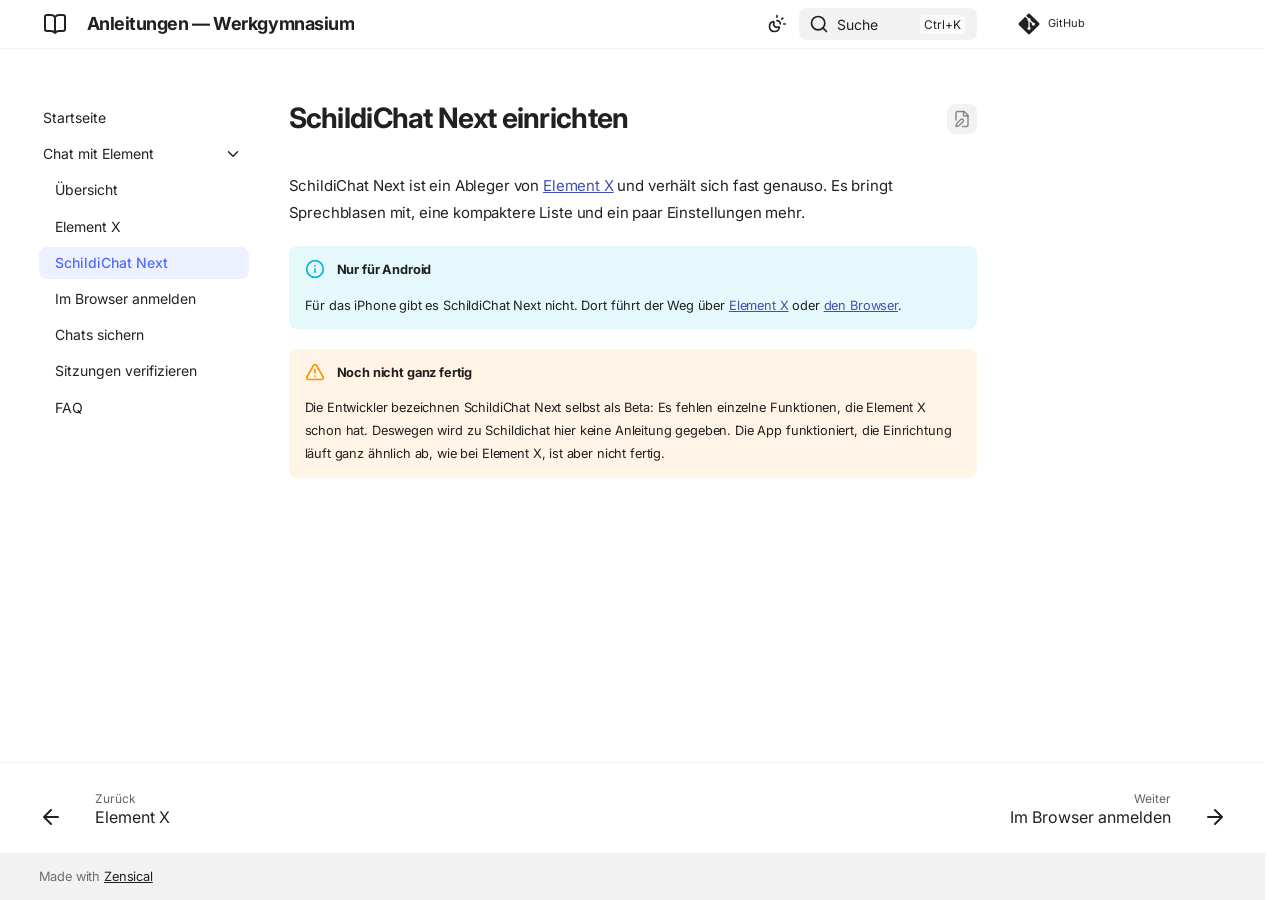
<file: www/chat/schildichat-next/index.html>
<!doctype html>
<html lang="de" class="no-js">
  <head>
    
      <meta charset="utf-8">
      <meta name="viewport" content="width=device-width,initial-scale=1">
      
        <meta name="description" content="Wie man die digitalen Dienste der Schule benutzt">
      
      
      
        <link rel="canonical" href="https://werkgymnasium.eu/chat/schildichat-next/">
      
      
        <link rel="prev" href="../element-x/">
      
      
        <link rel="next" href="../web/">
      
      
        
      
      
      <link rel="icon" href="../../assets/images/favicon.png">
      <meta name="generator" content="zensical-0.0.53">
    
    
      
        <title>SchildiChat Next einrichten - Anleitungen — Werkgymnasium</title>
      
    
    
      
        
      
      <link rel="stylesheet" href="../../assets/stylesheets/modern/main.20815dad.min.css">
      
        
          
        
        <link rel="stylesheet" href="../../assets/stylesheets/modern/palette.dfe2e883.min.css">
      
      


    
    
      
    
    
      
        
        
        <link rel="preconnect" href="https://fonts.gstatic.com" crossorigin>
        <link rel="stylesheet" href="https://fonts.googleapis.com/css?family=Inter:300,300i,400,400i,500,500i,700,700i%7CJetBrains+Mono:400,400i,700,700i&amp;display=fallback">
        <style>:root{--md-text-font:"Inter";--md-code-font:"JetBrains Mono"}</style>
      
    
    
      <link rel="stylesheet" href="../../stylesheets/extra.css">
    
    <script>__md_scope=new URL("../..",location),__md_scope.pathname.endsWith("/")||(__md_scope=new URL(__md_scope.pathname+"/",location)),__md_hash=e=>[...e].reduce(((e,t)=>(e<<5)-e+t.charCodeAt(0)),0),__md_get=(e,t=localStorage,_=__md_scope)=>JSON.parse(t.getItem(_.pathname+"."+e)),__md_set=(e,t,_=localStorage,a=__md_scope)=>{try{_.setItem(a.pathname+"."+e,JSON.stringify(t))}catch(e){}},document.documentElement.setAttribute("data-platform",navigator.platform)</script>
    
      

    
    
  </head>
  
  
    
    
      
    
    
    
    
    <body dir="ltr" data-md-color-scheme="default" data-md-color-primary="indigo" data-md-color-accent="indigo">
  
    
    <input class="md-toggle" data-md-toggle="drawer" type="checkbox" id="__drawer" autocomplete="off">
    <input class="md-toggle" data-md-toggle="search" type="checkbox" id="__search" autocomplete="off">
    <label class="md-overlay" for="__drawer" aria-label="Navigation"></label>
    <div data-md-component="skip">
      
        
        <a href="#schildichat-next-einrichten" class="md-skip">
          Zum Inhalt
        </a>
      
    </div>
    <div data-md-component="announce">
      
    </div>
    
    
      

  

<header class="md-header md-header--shadow" data-md-component="header">
  <nav class="md-header__inner md-grid" aria-label="Kopfzeile">
    <a href="../.." title="Anleitungen — Werkgymnasium" class="md-header__button md-logo" aria-label="Anleitungen — Werkgymnasium" data-md-component="logo">
      
  
  <svg xmlns="http://www.w3.org/2000/svg" fill="none" stroke="currentColor" stroke-linecap="round" stroke-linejoin="round" stroke-width="2" class="lucide lucide-book-open" viewBox="0 0 24 24"><path d="M12 5v16M20.001 19A2 2 0 0 0 22 17V5a2 2 0 0 0-1.999-2L16 3.002A5 5 0 0 0 12 5a5 5 0 0 0-4-2H4a2 2 0 0 0-2 2v12a2 2 0 0 0 1.999 2H8a5 5 0 0 1 4 2 5 5 0 0 1 4-2z"/></svg>

    </a>
    <label class="md-header__button md-icon" for="__drawer" aria-label="Navigation">
      
      <svg xmlns="http://www.w3.org/2000/svg" fill="none" stroke="currentColor" stroke-linecap="round" stroke-linejoin="round" stroke-width="2" class="lucide lucide-menu" viewBox="0 0 24 24"><path d="M4 5h16M4 12h16M4 19h16"/></svg>
    </label>
    <div class="md-header__title" data-md-component="header-title">
      <div class="md-header__ellipsis">
        <div class="md-header__topic">
          <span class="md-ellipsis">
            Anleitungen — Werkgymnasium
          </span>
        </div>
        <div class="md-header__topic" data-md-component="header-topic">
          <span class="md-ellipsis">
            
              SchildiChat Next einrichten
            
          </span>
        </div>
      </div>
    </div>
    
      
        <form class="md-header__option" data-md-component="palette">
  
    
    
    
    <input class="md-option" data-md-color-media="(prefers-color-scheme)" data-md-color-scheme="default" data-md-color-primary="indigo" data-md-color-accent="indigo"  aria-label="Zu hellem Design wechseln"  type="radio" name="__palette" id="__palette_0">
    
      <label class="md-header__button md-icon" title="Zu hellem Design wechseln" for="__palette_1" hidden>
        <svg xmlns="http://www.w3.org/2000/svg" fill="none" stroke="currentColor" stroke-linecap="round" stroke-linejoin="round" stroke-width="2" class="lucide lucide-sun-moon" viewBox="0 0 24 24"><path d="M12 2v2M14.837 16.385a6 6 0 1 1-7.223-7.222c.624-.147.97.66.715 1.248a4 4 0 0 0 5.26 5.259c.589-.255 1.396.09 1.248.715M16 12a4 4 0 0 0-4-4M19 5l-1.256 1.256M20 12h2"/></svg>
      </label>
    
  
    
    
    
    <input class="md-option" data-md-color-media="(prefers-color-scheme: light)" data-md-color-scheme="default" data-md-color-primary="indigo" data-md-color-accent="indigo"  aria-label="Zu dunklem Design wechseln"  type="radio" name="__palette" id="__palette_1">
    
      <label class="md-header__button md-icon" title="Zu dunklem Design wechseln" for="__palette_2" hidden>
        <svg xmlns="http://www.w3.org/2000/svg" fill="none" stroke="currentColor" stroke-linecap="round" stroke-linejoin="round" stroke-width="2" class="lucide lucide-sun" viewBox="0 0 24 24"><circle cx="12" cy="12" r="4"/><path d="M12 2v2M12 20v2M4.93 4.93l1.41 1.41M17.66 17.66l1.41 1.41M2 12h2M20 12h2M6.34 17.66l-1.41 1.41M19.07 4.93l-1.41 1.41"/></svg>
      </label>
    
  
    
    
    
    <input class="md-option" data-md-color-media="(prefers-color-scheme: dark)" data-md-color-scheme="slate" data-md-color-primary="indigo" data-md-color-accent="indigo"  aria-label="Systemeinstellung uebernehmen"  type="radio" name="__palette" id="__palette_2">
    
      <label class="md-header__button md-icon" title="Systemeinstellung uebernehmen" for="__palette_0" hidden>
        <svg xmlns="http://www.w3.org/2000/svg" fill="none" stroke="currentColor" stroke-linecap="round" stroke-linejoin="round" stroke-width="2" class="lucide lucide-moon" viewBox="0 0 24 24"><path d="M20.985 12.486a9 9 0 1 1-9.473-9.472c.405-.022.617.46.402.803a6 6 0 0 0 8.268 8.268c.344-.215.825-.004.803.401"/></svg>
      </label>
    
  
</form>
      
    
    
      <script>var palette=__md_get("__palette");if(palette&&palette.color){if("(prefers-color-scheme)"===palette.color.media){var media=matchMedia("(prefers-color-scheme: light)"),input=document.querySelector(media.matches?"[data-md-color-media='(prefers-color-scheme: light)']":"[data-md-color-media='(prefers-color-scheme: dark)']");palette.color.media=input.getAttribute("data-md-color-media"),palette.color.scheme=input.getAttribute("data-md-color-scheme"),palette.color.primary=input.getAttribute("data-md-color-primary"),palette.color.accent=input.getAttribute("data-md-color-accent")}for(var[key,value]of Object.entries(palette.color))document.body.setAttribute("data-md-color-"+key,value)}</script>
    
    
    
      
      
        <label class="md-header__button md-icon" for="__search" aria-label="Suche">
          
          <svg xmlns="http://www.w3.org/2000/svg" fill="none" stroke="currentColor" stroke-linecap="round" stroke-linejoin="round" stroke-width="2" class="lucide lucide-search" viewBox="0 0 24 24"><path d="m21 21-4.34-4.34"/><circle cx="11" cy="11" r="8"/></svg>
        </label>
        <div class="md-search" data-md-component="search" role="dialog" aria-label="Suche">
  <button type="button" class="md-search__button">
    Suche
  </button>
</div>
      
    
    <div class="md-header__source">
      
        <a href="https://github.com/Ithu123/anleitungen" title="Zum Repository" class="md-source" data-md-component="source">
  <div class="md-source__icon md-icon">
    
    <svg xmlns="http://www.w3.org/2000/svg" viewBox="0 0 448 512"><!--! Font Awesome Free 7.3.1 by @fontawesome - https://fontawesome.com License - https://fontawesome.com/license/free (Icons: CC BY 4.0, Fonts: SIL OFL 1.1, Code: MIT License) Copyright 2026 Fonticons, Inc.--><path fill="currentColor" d="M439.6 236.1 244 40.5c-5.4-5.5-12.8-8.5-20.4-8.5s-15 3-20.4 8.4L162.5 81l51.5 51.5c27.1-9.1 52.7 16.8 43.4 43.7l49.7 49.7c34.2-11.8 61.2 31 35.5 56.7-26.5 26.5-70.2-2.9-56-37.3L240.3 199v121.9c25.3 12.5 22.3 41.8 9.1 55-6.4 6.4-15.2 10.1-24.3 10.1s-17.8-3.6-24.3-10.1c-17.6-17.6-11.1-46.9 11.2-56v-123c-20.8-8.5-24.6-30.7-18.6-45L142.6 101 8.5 235.1C3 240.6 0 247.9 0 255.5s3 15 8.5 20.4l195.6 195.7c5.4 5.4 12.7 8.4 20.4 8.4s15-3 20.4-8.4l194.7-194.7c5.4-5.4 8.4-12.8 8.4-20.4s-3-15-8.4-20.4"/></svg>
  </div>
  <div class="md-source__repository">
    GitHub
  </div>
</a>
      
    </div>
  </nav>
  
</header>
    
    <div class="md-container" data-md-component="container">
      
      
        
          
        
      
      <main class="md-main" data-md-component="main">
        <div class="md-main__inner md-grid">
          
            
              
              <div class="md-sidebar md-sidebar--primary" data-md-component="sidebar" data-md-type="navigation" >
                <div class="md-sidebar__scrollwrap">
                  <div class="md-sidebar__inner">
                    



<nav class="md-nav md-nav--primary" aria-label="Navigation" data-md-level="0">
  <label class="md-nav__title" for="__drawer">
    <a href="../.." title="Anleitungen — Werkgymnasium" class="md-nav__button md-logo" aria-label="Anleitungen — Werkgymnasium" data-md-component="logo">
      
  
  <svg xmlns="http://www.w3.org/2000/svg" fill="none" stroke="currentColor" stroke-linecap="round" stroke-linejoin="round" stroke-width="2" class="lucide lucide-book-open" viewBox="0 0 24 24"><path d="M12 5v16M20.001 19A2 2 0 0 0 22 17V5a2 2 0 0 0-1.999-2L16 3.002A5 5 0 0 0 12 5a5 5 0 0 0-4-2H4a2 2 0 0 0-2 2v12a2 2 0 0 0 1.999 2H8a5 5 0 0 1 4 2 5 5 0 0 1 4-2z"/></svg>

    </a>
    Anleitungen — Werkgymnasium
  </label>
  
    <div class="md-nav__source">
      <a href="https://github.com/Ithu123/anleitungen" title="Zum Repository" class="md-source" data-md-component="source">
  <div class="md-source__icon md-icon">
    
    <svg xmlns="http://www.w3.org/2000/svg" viewBox="0 0 448 512"><!--! Font Awesome Free 7.3.1 by @fontawesome - https://fontawesome.com License - https://fontawesome.com/license/free (Icons: CC BY 4.0, Fonts: SIL OFL 1.1, Code: MIT License) Copyright 2026 Fonticons, Inc.--><path fill="currentColor" d="M439.6 236.1 244 40.5c-5.4-5.5-12.8-8.5-20.4-8.5s-15 3-20.4 8.4L162.5 81l51.5 51.5c27.1-9.1 52.7 16.8 43.4 43.7l49.7 49.7c34.2-11.8 61.2 31 35.5 56.7-26.5 26.5-70.2-2.9-56-37.3L240.3 199v121.9c25.3 12.5 22.3 41.8 9.1 55-6.4 6.4-15.2 10.1-24.3 10.1s-17.8-3.6-24.3-10.1c-17.6-17.6-11.1-46.9 11.2-56v-123c-20.8-8.5-24.6-30.7-18.6-45L142.6 101 8.5 235.1C3 240.6 0 247.9 0 255.5s3 15 8.5 20.4l195.6 195.7c5.4 5.4 12.7 8.4 20.4 8.4s15-3 20.4-8.4l194.7-194.7c5.4-5.4 8.4-12.8 8.4-20.4s-3-15-8.4-20.4"/></svg>
  </div>
  <div class="md-source__repository">
    GitHub
  </div>
</a>
    </div>
  
  <ul class="md-nav__list" data-md-scrollfix>
    
      
      
  
  
  
  
    <li class="md-nav__item">
      <a href="../.." class="md-nav__link">
        
  
  
  <span class="md-ellipsis">
    
  
  Startseite

    
  </span>
  
  

      </a>
    </li>
  

    
      
      
  
  
    
  
  
  
    
    
    
    
    
    <li class="md-nav__item md-nav__item--active md-nav__item--nested">
      
        
        
        <input class="md-nav__toggle md-toggle " type="checkbox" id="__nav_2" checked>
        
          
          <label class="md-nav__link" for="__nav_2" id="__nav_2_label" tabindex="0">
            
  
  
  <span class="md-ellipsis">
    
  
  Chat mit Element

    
  </span>
  
  

            <span class="md-nav__icon md-icon"></span>
          </label>
        
        <nav class="md-nav" data-md-level="1" aria-labelledby="__nav_2_label" aria-expanded="true">
          <label class="md-nav__title" for="__nav_2">
            <span class="md-nav__icon md-icon"></span>
            
  
  Chat mit Element

          </label>
          <ul class="md-nav__list" data-md-scrollfix>
            
              
                
  
  
  
  
    <li class="md-nav__item">
      <a href="../" class="md-nav__link">
        
  
  
  <span class="md-ellipsis">
    
  
  Übersicht

    
  </span>
  
  

      </a>
    </li>
  

              
            
              
                
  
  
  
  
    <li class="md-nav__item">
      <a href="../element-x/" class="md-nav__link">
        
  
  
  <span class="md-ellipsis">
    
  
  Element X

    
  </span>
  
  

      </a>
    </li>
  

              
            
              
                
  
  
    
  
  
  
    <li class="md-nav__item md-nav__item--active">
      
      
      
      
        
      
      
      <a href="././" class="md-nav__link md-nav__link--active">
        
  
  
  <span class="md-ellipsis">
    
  
  SchildiChat Next

    
  </span>
  
  

      </a>
      
    </li>
  

              
            
              
                
  
  
  
  
    <li class="md-nav__item">
      <a href="../web/" class="md-nav__link">
        
  
  
  <span class="md-ellipsis">
    
  
  Im Browser anmelden

    
  </span>
  
  

      </a>
    </li>
  

              
            
              
                
  
  
  
  
    <li class="md-nav__item">
      <a href="../ChatsSichern/" class="md-nav__link">
        
  
  
  <span class="md-ellipsis">
    
  
  Chats sichern

    
  </span>
  
  

      </a>
    </li>
  

              
            
              
                
  
  
  
  
    <li class="md-nav__item">
      <a href="../verifizieren/" class="md-nav__link">
        
  
  
  <span class="md-ellipsis">
    
  
  Sitzungen verifizieren

    
  </span>
  
  

      </a>
    </li>
  

              
            
              
                
  
  
  
  
    <li class="md-nav__item">
      <a href="../faq/" class="md-nav__link">
        
  
  
  <span class="md-ellipsis">
    
  
  FAQ

    
  </span>
  
  

      </a>
    </li>
  

              
            
          </ul>
        </nav>
      
    </li>
  

    
  </ul>
</nav>
                  </div>
                </div>
              </div>
            
            
              
              <div class="md-sidebar md-sidebar--secondary" data-md-component="sidebar" data-md-type="toc" >
                <div class="md-sidebar__scrollwrap">
                  
                    
                    
                    
                      
                    
                    
                  
                  <div class="md-sidebar__inner">
                    


<nav class="md-nav md-nav--secondary" aria-label="Inhaltsverzeichnis">
  
  
  
    
  
  
</nav>
                  </div>
                </div>
              </div>
            
          
          
            <div class="md-content" data-md-component="content">
              
              <article class="md-content__inner md-typeset">
                
                  
  
    <a href="https://github.com/Ithu123/anleitungen/edit/main/docs/chat/schildichat-next.md" title="Seite editieren" class="md-content__button md-icon" rel="edit">
      
      <svg xmlns="http://www.w3.org/2000/svg" fill="none" stroke="currentColor" stroke-linecap="round" stroke-linejoin="round" stroke-width="2" class="lucide lucide-file-pen" viewBox="0 0 24 24"><path d="M12.659 22H18a2 2 0 0 0 2-2V8a2.4 2.4 0 0 0-.706-1.706l-3.588-3.588A2.4 2.4 0 0 0 14 2H6a2 2 0 0 0-2 2v9.34"/><path d="M14 2v5a1 1 0 0 0 1 1h5M10.378 12.622a1 1 0 0 1 3 3.003L8.36 20.637a2 2 0 0 1-.854.506l-2.867.837a.5.5 0 0 1-.62-.62l.836-2.869a2 2 0 0 1 .506-.853z"/></svg>
    </a>
  
  


<h1 id="schildichat-next-einrichten">SchildiChat Next einrichten</h1>
<p>SchildiChat Next ist ein Ableger von <a href="../element-x/">Element X</a> und verhält sich
fast genauso. Es bringt Sprechblasen mit, eine kompaktere Liste und ein paar
Einstellungen mehr.</p>
<div class="admonition info">
<p class="admonition-title">Nur für Android</p>
<p>Für das iPhone gibt es SchildiChat Next nicht. Dort führt der Weg über
<a href="../element-x/">Element X</a> oder <a href="../web/">den Browser</a>.</p>
</div>
<div class="admonition warning">
<p class="admonition-title">Noch nicht ganz fertig</p>
<p>Die Entwickler bezeichnen SchildiChat Next selbst als Beta: Es fehlen
einzelne Funktionen, die Element X schon hat. 
Deswegen wird zu Schildichat hier keine Anleitung gegeben. Die App funktioniert, 
die Einrichtung läuft ganz ähnlich ab, wie bei Element X, ist aber nicht fertig.</p>
</div>
<!-- ## 1. Installieren

SchildiChat Next gibt es im **Play Store** und bei **F-Droid**. Beide Wege
führen zur selben App; welcher der bequemere ist, sagt einem das eigene Handy
am besten selbst.

Die Übersicht aller Bezugswege steht auf [schildi.chat](https://schildi.chat/).

![SchildiChat Next im Store](../bilder/sc-01-store.png)

!!! tip "Nicht das alte SchildiChat erwischen"

    Es gibt daneben noch **SchildiChat Legacy** — den Vorgänger. Gemeint ist
    hier die Fassung mit **Next** im Namen.

## 2. Anmelden auswählen

App öffnen und auf dem Startbildschirm auf **„Anmelden“** tippen. Ein Konto
anlegen muss man nicht — das Schulkonto gibt es schon.

![Startbildschirm der App](../bilder/sc-02-start.png)

## 3. Den Server der Schule eintragen

Wie bei Element X schlägt die App `matrix.org` vor. Das ist **nicht** der Server
der Schule.

Auf **„Ändern“** beziehungsweise **„Bearbeiten“** tippen und eintragen:

```
werkgymnasium.eu
```

![Server-Auswahl mit dem Knopf zum Ändern](../bilder/sc-03-server.png)

!!! note "Warum `werkgymnasium.eu` und nicht die lange Adresse"

    Beides führt zum Ziel, aber die kurze Form ist die richtige: Sie ist die
    Adresse der Schule im Chat-Netz, und der Server sagt der App von selbst, wo
    er technisch erreichbar ist. Wer die lange Form einträgt, bekommt am Ende
    dieselbe Verbindung — nur steht dann in der eigenen Adresse etwas anderes
    als bei allen anderen.

## 4. Mit dem Schulkonto anmelden

Es öffnet sich ein Browserfenster mit der Anmeldeseite der Schule. Dort das
gewohnte Schulkonto eingeben, und falls gefragt wird, ob die App auf das Konto
zugreifen darf: bestätigen.

![Anmeldeseite der Schule über der App](../bilder/sc-04-schulanmeldung.png)

## 5. Die Verschlüsselung freischalten

Ab hier ist SchildiChat Next nicht von Element X zu unterscheiden. Wie man ein
neues Gerät freischaltet und was es mit dem Wiederherstellungsschlüssel auf sich
hat, steht deshalb dort:

[:octicons-arrow-right-24: Schritt 5 bei Element X](element-x.md#5-die-verschlusselung-freischalten)

Dort steht auch, was zu tun ist, wenn die App **gar nicht erst fragt** — der
häufigste Fall, wenn das zweite Gerät gerade nicht geöffnet war.

!!! danger "Kurzfassung, falls es das erste Gerät überhaupt ist"

    Die App zeigt einmal einen **Wiederherstellungsschlüssel** an. Den
    wegspeichern. Ohne ihn kommt man auf einem neuen Handy nicht mehr an alte
    Nachrichten, und niemand kann ihn nachträglich herausgeben — auch die
    Schule nicht.

---

Fertig. Wie man jemanden findet und wie die eigene Adresse aussieht, steht auf
der [Übersichtsseite](index.md). 
-->














                
              </article>
            </div>
          
          
<script>var target=document.getElementById(location.hash.slice(1));target&&target.name&&(target.checked=target.name.startsWith("__tabbed_"))</script>
        </div>
        
          <button type="button" class="md-top md-icon" data-md-component="top" hidden>
  
  <svg xmlns="http://www.w3.org/2000/svg" fill="none" stroke="currentColor" stroke-linecap="round" stroke-linejoin="round" stroke-width="2" class="lucide lucide-circle-arrow-up" viewBox="0 0 24 24"><circle cx="12" cy="12" r="10"/><path d="m16 12-4-4-4 4M12 16V8"/></svg>
  Zurück zum Seitenanfang
</button>
        
      </main>
      
        <footer class="md-footer">
  
    
      
      <nav class="md-footer__inner md-grid" aria-label="Fußzeile" >
        
          
          <a href="../element-x/" class="md-footer__link md-footer__link--prev" aria-label="Zurück: Element X">
            <div class="md-footer__button md-icon">
              
              <svg xmlns="http://www.w3.org/2000/svg" fill="none" stroke="currentColor" stroke-linecap="round" stroke-linejoin="round" stroke-width="2" class="lucide lucide-arrow-left" viewBox="0 0 24 24"><path d="m12 19-7-7 7-7M19 12H5"/></svg>
            </div>
            <div class="md-footer__title">
              <span class="md-footer__direction">
                Zurück
              </span>
              <div class="md-ellipsis">
                Element X
              </div>
            </div>
          </a>
        
        
          
          <a href="../web/" class="md-footer__link md-footer__link--next" aria-label="Weiter: Im Browser anmelden">
            <div class="md-footer__title">
              <span class="md-footer__direction">
                Weiter
              </span>
              <div class="md-ellipsis">
                Im Browser anmelden
              </div>
            </div>
            <div class="md-footer__button md-icon">
              
              <svg xmlns="http://www.w3.org/2000/svg" fill="none" stroke="currentColor" stroke-linecap="round" stroke-linejoin="round" stroke-width="2" class="lucide lucide-arrow-right" viewBox="0 0 24 24"><path d="M5 12h14M12 5l7 7-7 7"/></svg>
            </div>
          </a>
        
      </nav>
    
  
  <div class="md-footer-meta md-typeset">
    <div class="md-footer-meta__inner md-grid">
      <div class="md-copyright">
  
  
    Made with
    <a href="https://zensical.org/" target="_blank" rel="noopener">
      Zensical
    </a>
  
</div>
      
    </div>
  </div>
</footer>
      
    </div>
    <div class="md-dialog" data-md-component="dialog">
      <div class="md-dialog__inner md-typeset"></div>
    </div>
    
    
    
      
      
      <script id="__config" type="application/json">{"annotate":null,"base":"../..","features":["navigation.instant","navigation.top","navigation.footer","toc.follow","content.action.edit","search.highlight","search.suggest"],"search":"../../assets/javascripts/workers/search.7d14d953.min.js","tags":null,"translations":{"clipboard.copied":"In Zwischenablage kopiert","clipboard.copy":"In Zwischenablage kopieren","search.result.more.one":"1 weiteres Suchergebnis auf dieser Seite","search.result.more.other":"# weitere Suchergebnisse auf dieser Seite","search.result.none":"Keine Suchergebnisse","search.result.one":"1 Suchergebnis","search.result.other":"# Suchergebnisse","search.result.placeholder":"Suchbegriff eingeben","search.result.term.missing":"Es fehlt","select.version":"Version auswählen"},"version":null}</script>
    
    
      <script src="../../assets/javascripts/bundle.69c251d7.min.js"></script>
      
    
  </body>
</html>
</file>
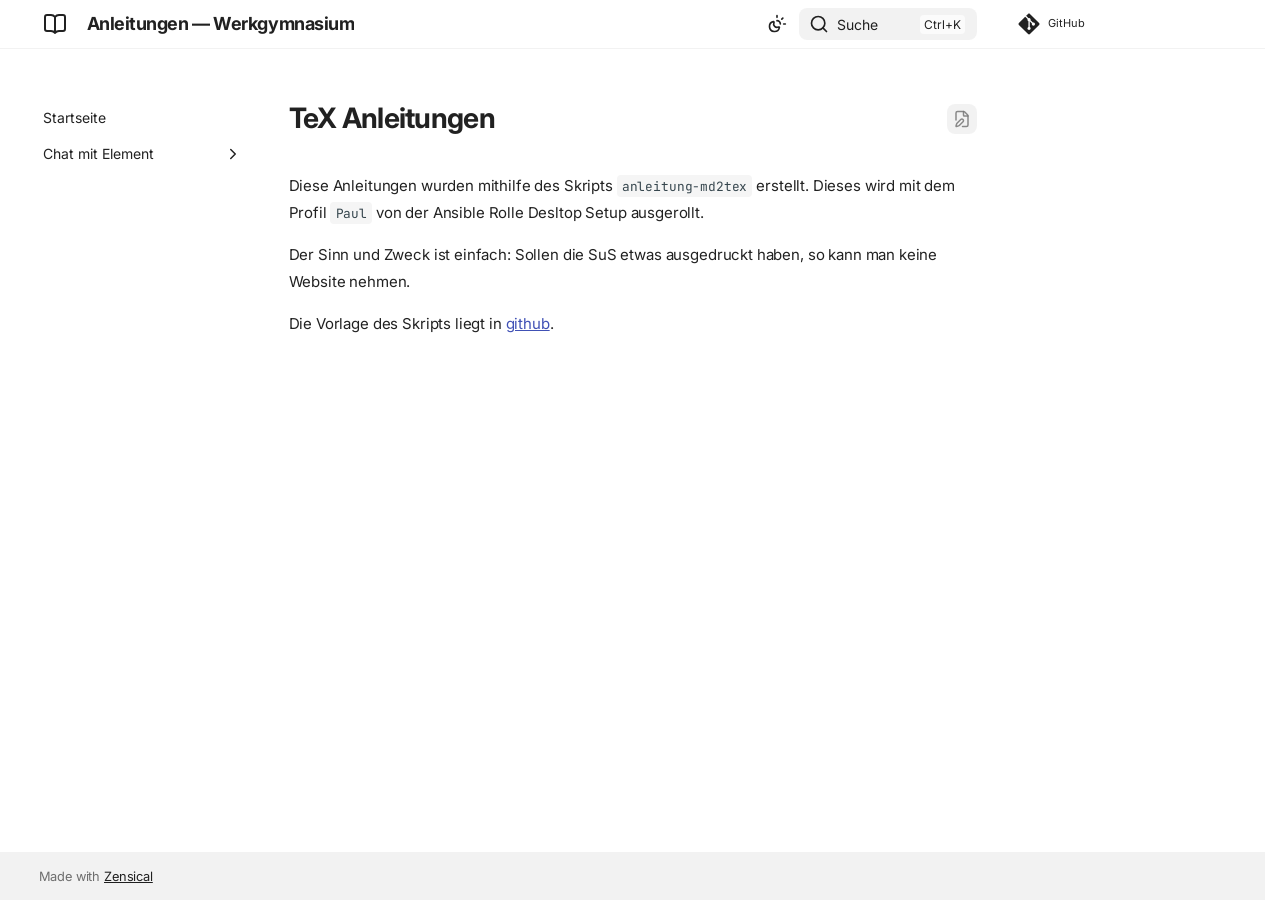
<file: www/chat/Tex-Anleitungen/index.html>
<!doctype html>
<html lang="de" class="no-js">
  <head>
    
      <meta charset="utf-8">
      <meta name="viewport" content="width=device-width,initial-scale=1">
      
        <meta name="description" content="Wie man die digitalen Dienste der Schule benutzt">
      
      
      
        <link rel="canonical" href="https://werkgymnasium.eu/chat/Tex-Anleitungen/">
      
      
      
      
        
      
      
      <link rel="icon" href="../../assets/images/favicon.png">
      <meta name="generator" content="zensical-0.0.53">
    
    
      
        <title>TeX Anleitungen - Anleitungen — Werkgymnasium</title>
      
    
    
      
        
      
      <link rel="stylesheet" href="../../assets/stylesheets/modern/main.20815dad.min.css">
      
        
          
        
        <link rel="stylesheet" href="../../assets/stylesheets/modern/palette.dfe2e883.min.css">
      
      


    
    
      
    
    
      
        
        
        <link rel="preconnect" href="https://fonts.gstatic.com" crossorigin>
        <link rel="stylesheet" href="https://fonts.googleapis.com/css?family=Inter:300,300i,400,400i,500,500i,700,700i%7CJetBrains+Mono:400,400i,700,700i&amp;display=fallback">
        <style>:root{--md-text-font:"Inter";--md-code-font:"JetBrains Mono"}</style>
      
    
    
      <link rel="stylesheet" href="../../stylesheets/extra.css">
    
    <script>__md_scope=new URL("../..",location),__md_scope.pathname.endsWith("/")||(__md_scope=new URL(__md_scope.pathname+"/",location)),__md_hash=e=>[...e].reduce(((e,t)=>(e<<5)-e+t.charCodeAt(0)),0),__md_get=(e,t=localStorage,_=__md_scope)=>JSON.parse(t.getItem(_.pathname+"."+e)),__md_set=(e,t,_=localStorage,a=__md_scope)=>{try{_.setItem(a.pathname+"."+e,JSON.stringify(t))}catch(e){}},document.documentElement.setAttribute("data-platform",navigator.platform)</script>
    
      

    
    
  </head>
  
  
    
    
      
    
    
    
    
    <body dir="ltr" data-md-color-scheme="default" data-md-color-primary="indigo" data-md-color-accent="indigo">
  
    
    <input class="md-toggle" data-md-toggle="drawer" type="checkbox" id="__drawer" autocomplete="off">
    <input class="md-toggle" data-md-toggle="search" type="checkbox" id="__search" autocomplete="off">
    <label class="md-overlay" for="__drawer" aria-label="Navigation"></label>
    <div data-md-component="skip">
      
        
        <a href="#tex-anleitungen" class="md-skip">
          Zum Inhalt
        </a>
      
    </div>
    <div data-md-component="announce">
      
    </div>
    
    
      

  

<header class="md-header md-header--shadow" data-md-component="header">
  <nav class="md-header__inner md-grid" aria-label="Kopfzeile">
    <a href="../.." title="Anleitungen — Werkgymnasium" class="md-header__button md-logo" aria-label="Anleitungen — Werkgymnasium" data-md-component="logo">
      
  
  <svg xmlns="http://www.w3.org/2000/svg" fill="none" stroke="currentColor" stroke-linecap="round" stroke-linejoin="round" stroke-width="2" class="lucide lucide-book-open" viewBox="0 0 24 24"><path d="M12 5v16M20.001 19A2 2 0 0 0 22 17V5a2 2 0 0 0-1.999-2L16 3.002A5 5 0 0 0 12 5a5 5 0 0 0-4-2H4a2 2 0 0 0-2 2v12a2 2 0 0 0 1.999 2H8a5 5 0 0 1 4 2 5 5 0 0 1 4-2z"/></svg>

    </a>
    <label class="md-header__button md-icon" for="__drawer" aria-label="Navigation">
      
      <svg xmlns="http://www.w3.org/2000/svg" fill="none" stroke="currentColor" stroke-linecap="round" stroke-linejoin="round" stroke-width="2" class="lucide lucide-menu" viewBox="0 0 24 24"><path d="M4 5h16M4 12h16M4 19h16"/></svg>
    </label>
    <div class="md-header__title" data-md-component="header-title">
      <div class="md-header__ellipsis">
        <div class="md-header__topic">
          <span class="md-ellipsis">
            Anleitungen — Werkgymnasium
          </span>
        </div>
        <div class="md-header__topic" data-md-component="header-topic">
          <span class="md-ellipsis">
            
              TeX Anleitungen
            
          </span>
        </div>
      </div>
    </div>
    
      
        <form class="md-header__option" data-md-component="palette">
  
    
    
    
    <input class="md-option" data-md-color-media="(prefers-color-scheme)" data-md-color-scheme="default" data-md-color-primary="indigo" data-md-color-accent="indigo"  aria-label="Zu hellem Design wechseln"  type="radio" name="__palette" id="__palette_0">
    
      <label class="md-header__button md-icon" title="Zu hellem Design wechseln" for="__palette_1" hidden>
        <svg xmlns="http://www.w3.org/2000/svg" fill="none" stroke="currentColor" stroke-linecap="round" stroke-linejoin="round" stroke-width="2" class="lucide lucide-sun-moon" viewBox="0 0 24 24"><path d="M12 2v2M14.837 16.385a6 6 0 1 1-7.223-7.222c.624-.147.97.66.715 1.248a4 4 0 0 0 5.26 5.259c.589-.255 1.396.09 1.248.715M16 12a4 4 0 0 0-4-4M19 5l-1.256 1.256M20 12h2"/></svg>
      </label>
    
  
    
    
    
    <input class="md-option" data-md-color-media="(prefers-color-scheme: light)" data-md-color-scheme="default" data-md-color-primary="indigo" data-md-color-accent="indigo"  aria-label="Zu dunklem Design wechseln"  type="radio" name="__palette" id="__palette_1">
    
      <label class="md-header__button md-icon" title="Zu dunklem Design wechseln" for="__palette_2" hidden>
        <svg xmlns="http://www.w3.org/2000/svg" fill="none" stroke="currentColor" stroke-linecap="round" stroke-linejoin="round" stroke-width="2" class="lucide lucide-sun" viewBox="0 0 24 24"><circle cx="12" cy="12" r="4"/><path d="M12 2v2M12 20v2M4.93 4.93l1.41 1.41M17.66 17.66l1.41 1.41M2 12h2M20 12h2M6.34 17.66l-1.41 1.41M19.07 4.93l-1.41 1.41"/></svg>
      </label>
    
  
    
    
    
    <input class="md-option" data-md-color-media="(prefers-color-scheme: dark)" data-md-color-scheme="slate" data-md-color-primary="indigo" data-md-color-accent="indigo"  aria-label="Systemeinstellung uebernehmen"  type="radio" name="__palette" id="__palette_2">
    
      <label class="md-header__button md-icon" title="Systemeinstellung uebernehmen" for="__palette_0" hidden>
        <svg xmlns="http://www.w3.org/2000/svg" fill="none" stroke="currentColor" stroke-linecap="round" stroke-linejoin="round" stroke-width="2" class="lucide lucide-moon" viewBox="0 0 24 24"><path d="M20.985 12.486a9 9 0 1 1-9.473-9.472c.405-.022.617.46.402.803a6 6 0 0 0 8.268 8.268c.344-.215.825-.004.803.401"/></svg>
      </label>
    
  
</form>
      
    
    
      <script>var palette=__md_get("__palette");if(palette&&palette.color){if("(prefers-color-scheme)"===palette.color.media){var media=matchMedia("(prefers-color-scheme: light)"),input=document.querySelector(media.matches?"[data-md-color-media='(prefers-color-scheme: light)']":"[data-md-color-media='(prefers-color-scheme: dark)']");palette.color.media=input.getAttribute("data-md-color-media"),palette.color.scheme=input.getAttribute("data-md-color-scheme"),palette.color.primary=input.getAttribute("data-md-color-primary"),palette.color.accent=input.getAttribute("data-md-color-accent")}for(var[key,value]of Object.entries(palette.color))document.body.setAttribute("data-md-color-"+key,value)}</script>
    
    
    
      
      
        <label class="md-header__button md-icon" for="__search" aria-label="Suche">
          
          <svg xmlns="http://www.w3.org/2000/svg" fill="none" stroke="currentColor" stroke-linecap="round" stroke-linejoin="round" stroke-width="2" class="lucide lucide-search" viewBox="0 0 24 24"><path d="m21 21-4.34-4.34"/><circle cx="11" cy="11" r="8"/></svg>
        </label>
        <div class="md-search" data-md-component="search" role="dialog" aria-label="Suche">
  <button type="button" class="md-search__button">
    Suche
  </button>
</div>
      
    
    <div class="md-header__source">
      
        <a href="https://github.com/Ithu123/anleitungen" title="Zum Repository" class="md-source" data-md-component="source">
  <div class="md-source__icon md-icon">
    
    <svg xmlns="http://www.w3.org/2000/svg" viewBox="0 0 448 512"><!--! Font Awesome Free 7.3.1 by @fontawesome - https://fontawesome.com License - https://fontawesome.com/license/free (Icons: CC BY 4.0, Fonts: SIL OFL 1.1, Code: MIT License) Copyright 2026 Fonticons, Inc.--><path fill="currentColor" d="M439.6 236.1 244 40.5c-5.4-5.5-12.8-8.5-20.4-8.5s-15 3-20.4 8.4L162.5 81l51.5 51.5c27.1-9.1 52.7 16.8 43.4 43.7l49.7 49.7c34.2-11.8 61.2 31 35.5 56.7-26.5 26.5-70.2-2.9-56-37.3L240.3 199v121.9c25.3 12.5 22.3 41.8 9.1 55-6.4 6.4-15.2 10.1-24.3 10.1s-17.8-3.6-24.3-10.1c-17.6-17.6-11.1-46.9 11.2-56v-123c-20.8-8.5-24.6-30.7-18.6-45L142.6 101 8.5 235.1C3 240.6 0 247.9 0 255.5s3 15 8.5 20.4l195.6 195.7c5.4 5.4 12.7 8.4 20.4 8.4s15-3 20.4-8.4l194.7-194.7c5.4-5.4 8.4-12.8 8.4-20.4s-3-15-8.4-20.4"/></svg>
  </div>
  <div class="md-source__repository">
    GitHub
  </div>
</a>
      
    </div>
  </nav>
  
</header>
    
    <div class="md-container" data-md-component="container">
      
      
        
          
        
      
      <main class="md-main" data-md-component="main">
        <div class="md-main__inner md-grid">
          
            
              
              <div class="md-sidebar md-sidebar--primary" data-md-component="sidebar" data-md-type="navigation" >
                <div class="md-sidebar__scrollwrap">
                  <div class="md-sidebar__inner">
                    



<nav class="md-nav md-nav--primary" aria-label="Navigation" data-md-level="0">
  <label class="md-nav__title" for="__drawer">
    <a href="../.." title="Anleitungen — Werkgymnasium" class="md-nav__button md-logo" aria-label="Anleitungen — Werkgymnasium" data-md-component="logo">
      
  
  <svg xmlns="http://www.w3.org/2000/svg" fill="none" stroke="currentColor" stroke-linecap="round" stroke-linejoin="round" stroke-width="2" class="lucide lucide-book-open" viewBox="0 0 24 24"><path d="M12 5v16M20.001 19A2 2 0 0 0 22 17V5a2 2 0 0 0-1.999-2L16 3.002A5 5 0 0 0 12 5a5 5 0 0 0-4-2H4a2 2 0 0 0-2 2v12a2 2 0 0 0 1.999 2H8a5 5 0 0 1 4 2 5 5 0 0 1 4-2z"/></svg>

    </a>
    Anleitungen — Werkgymnasium
  </label>
  
    <div class="md-nav__source">
      <a href="https://github.com/Ithu123/anleitungen" title="Zum Repository" class="md-source" data-md-component="source">
  <div class="md-source__icon md-icon">
    
    <svg xmlns="http://www.w3.org/2000/svg" viewBox="0 0 448 512"><!--! Font Awesome Free 7.3.1 by @fontawesome - https://fontawesome.com License - https://fontawesome.com/license/free (Icons: CC BY 4.0, Fonts: SIL OFL 1.1, Code: MIT License) Copyright 2026 Fonticons, Inc.--><path fill="currentColor" d="M439.6 236.1 244 40.5c-5.4-5.5-12.8-8.5-20.4-8.5s-15 3-20.4 8.4L162.5 81l51.5 51.5c27.1-9.1 52.7 16.8 43.4 43.7l49.7 49.7c34.2-11.8 61.2 31 35.5 56.7-26.5 26.5-70.2-2.9-56-37.3L240.3 199v121.9c25.3 12.5 22.3 41.8 9.1 55-6.4 6.4-15.2 10.1-24.3 10.1s-17.8-3.6-24.3-10.1c-17.6-17.6-11.1-46.9 11.2-56v-123c-20.8-8.5-24.6-30.7-18.6-45L142.6 101 8.5 235.1C3 240.6 0 247.9 0 255.5s3 15 8.5 20.4l195.6 195.7c5.4 5.4 12.7 8.4 20.4 8.4s15-3 20.4-8.4l194.7-194.7c5.4-5.4 8.4-12.8 8.4-20.4s-3-15-8.4-20.4"/></svg>
  </div>
  <div class="md-source__repository">
    GitHub
  </div>
</a>
    </div>
  
  <ul class="md-nav__list" data-md-scrollfix>
    
      
      
  
  
  
  
    <li class="md-nav__item">
      <a href="../.." class="md-nav__link">
        
  
  
  <span class="md-ellipsis">
    
  
  Startseite

    
  </span>
  
  

      </a>
    </li>
  

    
      
      
  
  
  
  
    
    
    
    
    
    <li class="md-nav__item md-nav__item--nested">
      
        
        
        <input class="md-nav__toggle md-toggle " type="checkbox" id="__nav_2" >
        
          
          <label class="md-nav__link" for="__nav_2" id="__nav_2_label" tabindex="0">
            
  
  
  <span class="md-ellipsis">
    
  
  Chat mit Element

    
  </span>
  
  

            <span class="md-nav__icon md-icon"></span>
          </label>
        
        <nav class="md-nav" data-md-level="1" aria-labelledby="__nav_2_label" aria-expanded="false">
          <label class="md-nav__title" for="__nav_2">
            <span class="md-nav__icon md-icon"></span>
            
  
  Chat mit Element

          </label>
          <ul class="md-nav__list" data-md-scrollfix>
            
              
                
  
  
  
  
    <li class="md-nav__item">
      <a href="../" class="md-nav__link">
        
  
  
  <span class="md-ellipsis">
    
  
  Übersicht

    
  </span>
  
  

      </a>
    </li>
  

              
            
              
                
  
  
  
  
    <li class="md-nav__item">
      <a href="../element-x/" class="md-nav__link">
        
  
  
  <span class="md-ellipsis">
    
  
  Element X

    
  </span>
  
  

      </a>
    </li>
  

              
            
              
                
  
  
  
  
    <li class="md-nav__item">
      <a href="../schildichat-next/" class="md-nav__link">
        
  
  
  <span class="md-ellipsis">
    
  
  SchildiChat Next

    
  </span>
  
  

      </a>
    </li>
  

              
            
              
                
  
  
  
  
    <li class="md-nav__item">
      <a href="../web/" class="md-nav__link">
        
  
  
  <span class="md-ellipsis">
    
  
  Im Browser anmelden

    
  </span>
  
  

      </a>
    </li>
  

              
            
              
                
  
  
  
  
    <li class="md-nav__item">
      <a href="../ChatsSichern/" class="md-nav__link">
        
  
  
  <span class="md-ellipsis">
    
  
  Chats sichern

    
  </span>
  
  

      </a>
    </li>
  

              
            
              
                
  
  
  
  
    <li class="md-nav__item">
      <a href="../verifizieren/" class="md-nav__link">
        
  
  
  <span class="md-ellipsis">
    
  
  Sitzungen verifizieren

    
  </span>
  
  

      </a>
    </li>
  

              
            
              
                
  
  
  
  
    <li class="md-nav__item">
      <a href="../faq/" class="md-nav__link">
        
  
  
  <span class="md-ellipsis">
    
  
  FAQ

    
  </span>
  
  

      </a>
    </li>
  

              
            
          </ul>
        </nav>
      
    </li>
  

    
  </ul>
</nav>
                  </div>
                </div>
              </div>
            
            
              
              <div class="md-sidebar md-sidebar--secondary" data-md-component="sidebar" data-md-type="toc" >
                <div class="md-sidebar__scrollwrap">
                  
                    
                    
                    
                      
                    
                    
                  
                  <div class="md-sidebar__inner">
                    


<nav class="md-nav md-nav--secondary" aria-label="Inhaltsverzeichnis">
  
  
  
    
  
  
</nav>
                  </div>
                </div>
              </div>
            
          
          
            <div class="md-content" data-md-component="content">
              
              <article class="md-content__inner md-typeset">
                
                  
  
    <a href="https://github.com/Ithu123/anleitungen/edit/main/docs/chat/Tex-Anleitungen/README.md" title="Seite editieren" class="md-content__button md-icon" rel="edit">
      
      <svg xmlns="http://www.w3.org/2000/svg" fill="none" stroke="currentColor" stroke-linecap="round" stroke-linejoin="round" stroke-width="2" class="lucide lucide-file-pen" viewBox="0 0 24 24"><path d="M12.659 22H18a2 2 0 0 0 2-2V8a2.4 2.4 0 0 0-.706-1.706l-3.588-3.588A2.4 2.4 0 0 0 14 2H6a2 2 0 0 0-2 2v9.34"/><path d="M14 2v5a1 1 0 0 0 1 1h5M10.378 12.622a1 1 0 0 1 3 3.003L8.36 20.637a2 2 0 0 1-.854.506l-2.867.837a.5.5 0 0 1-.62-.62l.836-2.869a2 2 0 0 1 .506-.853z"/></svg>
    </a>
  
  


<h1 id="tex-anleitungen">TeX Anleitungen</h1>
<p>Diese Anleitungen wurden mithilfe des Skripts <code>anleitung-md2tex</code> erstellt. Dieses wird mit dem Profil <code>Paul</code> von der 
Ansible Rolle Desltop Setup ausgerollt.</p>
<p>Der Sinn und Zweck ist einfach: Sollen die SuS etwas ausgedruckt haben, so kann man keine Website nehmen.</p>
<p>Die Vorlage des Skripts liegt in <a href="https://github.com/Ithu123/Desktop_Setup">github</a>.</p>














                
              </article>
            </div>
          
          
<script>var target=document.getElementById(location.hash.slice(1));target&&target.name&&(target.checked=target.name.startsWith("__tabbed_"))</script>
        </div>
        
          <button type="button" class="md-top md-icon" data-md-component="top" hidden>
  
  <svg xmlns="http://www.w3.org/2000/svg" fill="none" stroke="currentColor" stroke-linecap="round" stroke-linejoin="round" stroke-width="2" class="lucide lucide-circle-arrow-up" viewBox="0 0 24 24"><circle cx="12" cy="12" r="10"/><path d="m16 12-4-4-4 4M12 16V8"/></svg>
  Zurück zum Seitenanfang
</button>
        
      </main>
      
        <footer class="md-footer">
  
    
  
  <div class="md-footer-meta md-typeset">
    <div class="md-footer-meta__inner md-grid">
      <div class="md-copyright">
  
  
    Made with
    <a href="https://zensical.org/" target="_blank" rel="noopener">
      Zensical
    </a>
  
</div>
      
    </div>
  </div>
</footer>
      
    </div>
    <div class="md-dialog" data-md-component="dialog">
      <div class="md-dialog__inner md-typeset"></div>
    </div>
    
    
    
      
      
      <script id="__config" type="application/json">{"annotate":null,"base":"../..","features":["navigation.instant","navigation.top","navigation.footer","toc.follow","content.action.edit","search.highlight","search.suggest"],"search":"../../assets/javascripts/workers/search.7d14d953.min.js","tags":null,"translations":{"clipboard.copied":"In Zwischenablage kopiert","clipboard.copy":"In Zwischenablage kopieren","search.result.more.one":"1 weiteres Suchergebnis auf dieser Seite","search.result.more.other":"# weitere Suchergebnisse auf dieser Seite","search.result.none":"Keine Suchergebnisse","search.result.one":"1 Suchergebnis","search.result.other":"# Suchergebnisse","search.result.placeholder":"Suchbegriff eingeben","search.result.term.missing":"Es fehlt","select.version":"Version auswählen"},"version":null}</script>
    
    
      <script src="../../assets/javascripts/bundle.69c251d7.min.js"></script>
      
    
  </body>
</html>
</file>
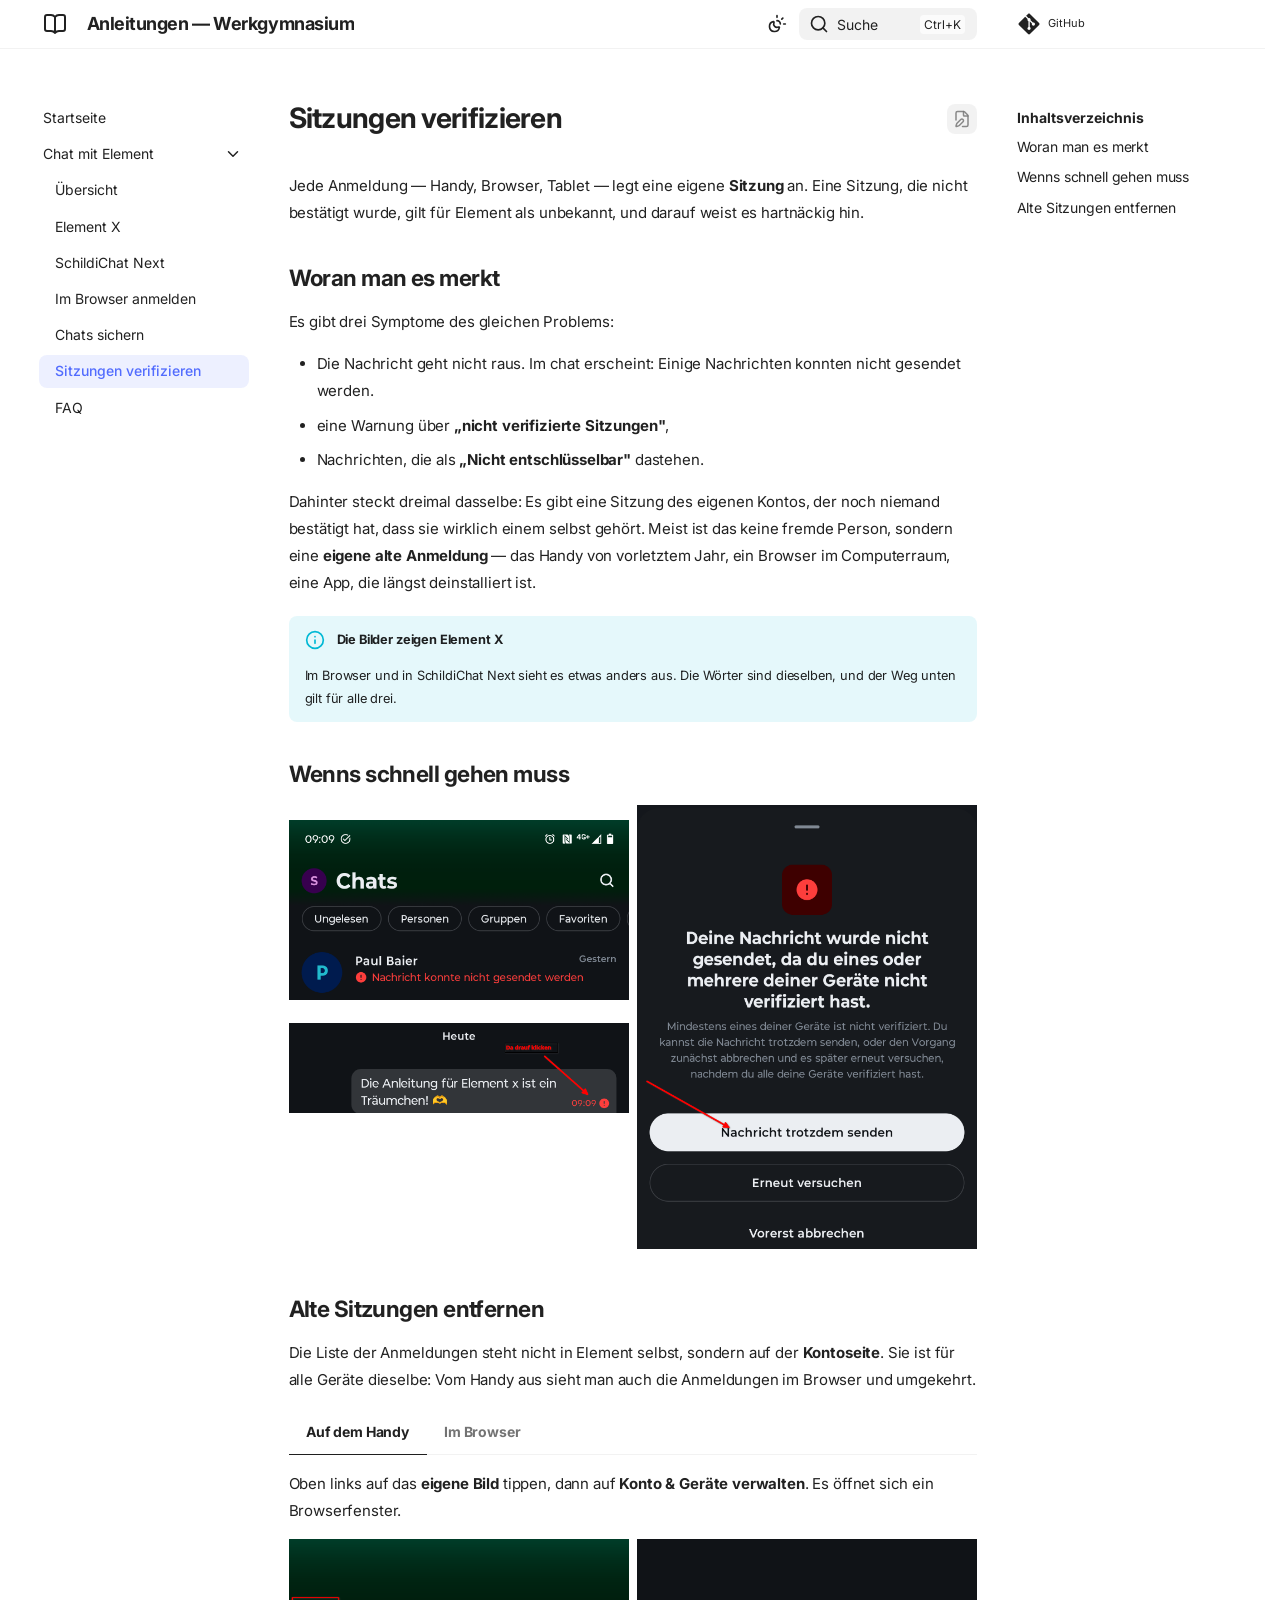
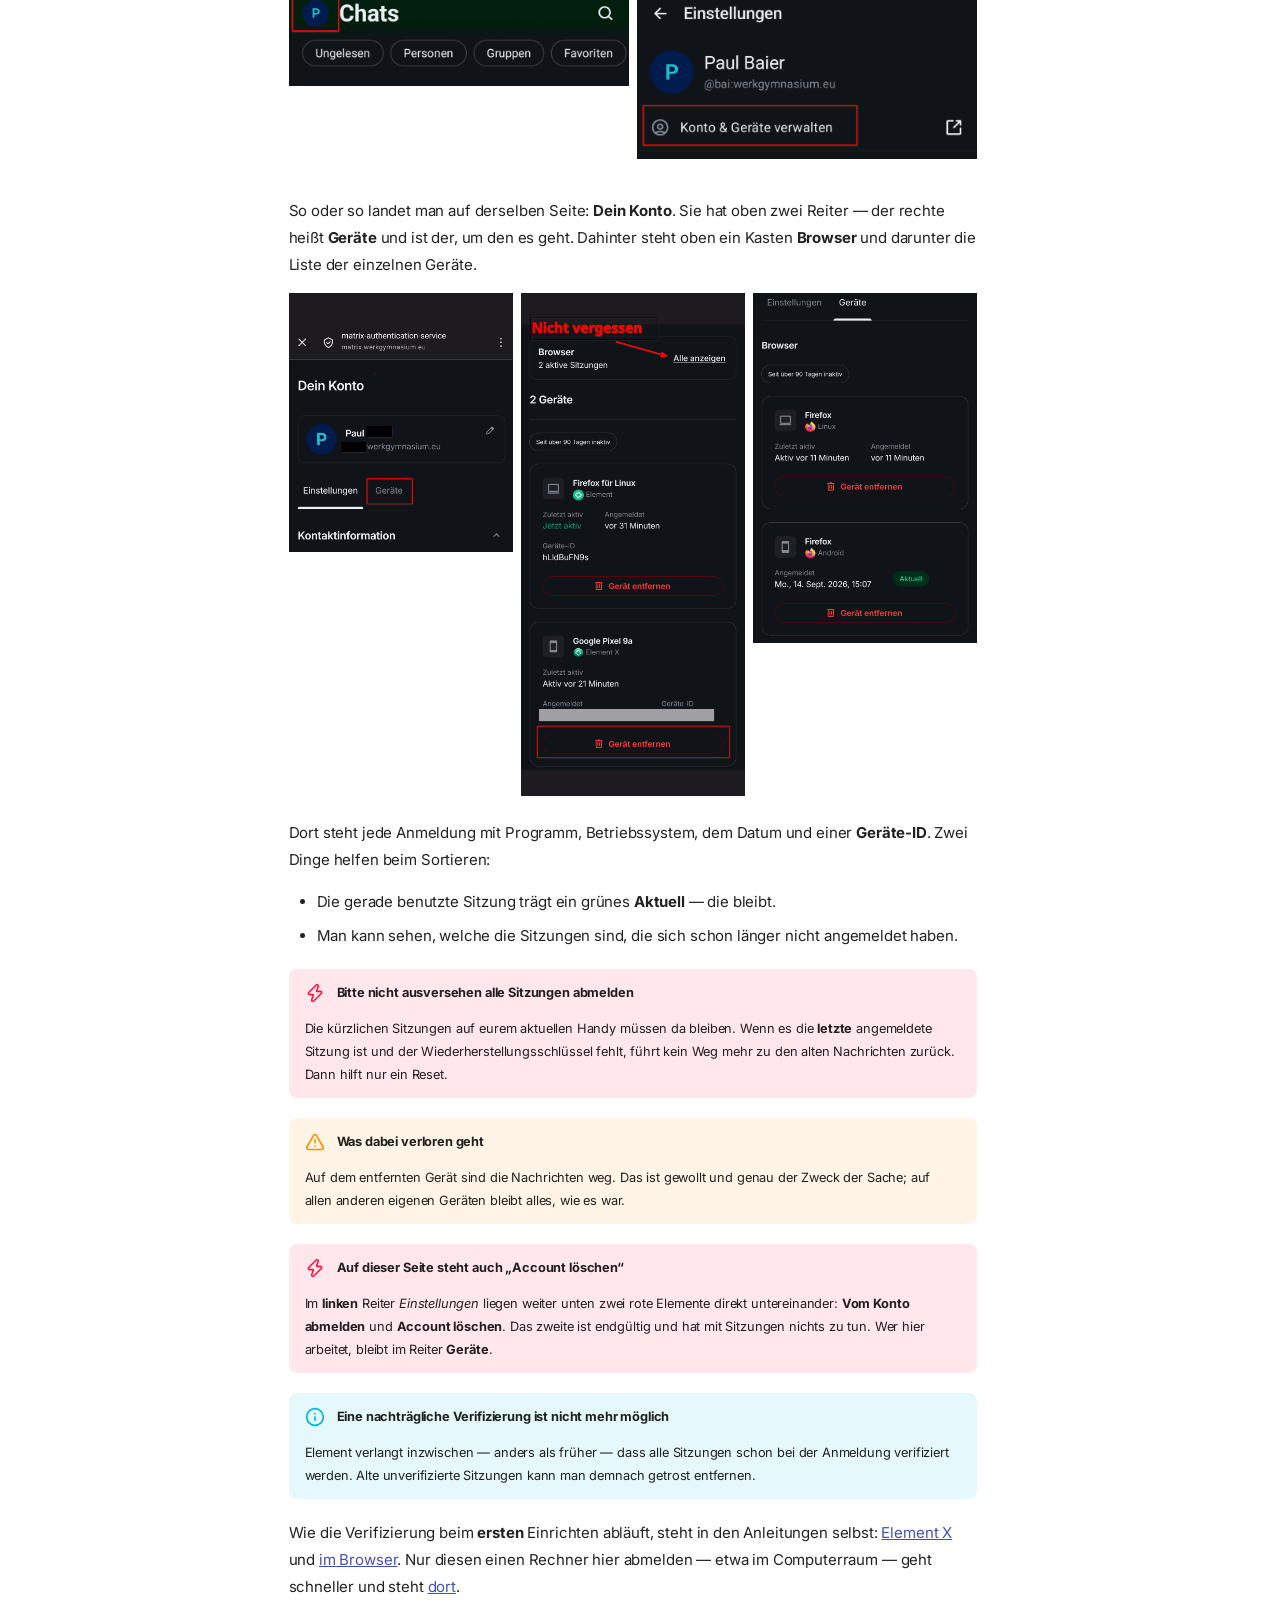
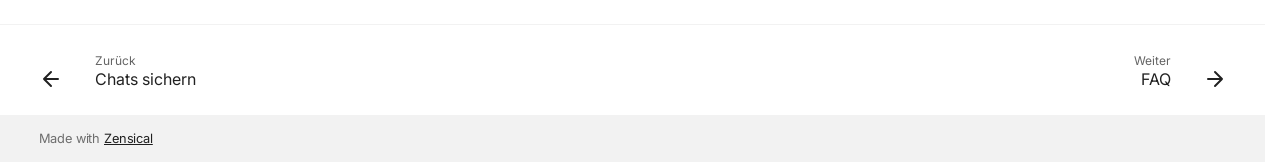
<file: www/chat/verifizieren/index.html>
<!doctype html>
<html lang="de" class="no-js">
  <head>
    
      <meta charset="utf-8">
      <meta name="viewport" content="width=device-width,initial-scale=1">
      
        <meta name="description" content="Wie man die digitalen Dienste der Schule benutzt">
      
      
      
        <link rel="canonical" href="https://werkgymnasium.eu/chat/verifizieren/">
      
      
        <link rel="prev" href="../ChatsSichern/">
      
      
        <link rel="next" href="../faq/">
      
      
        
      
      
      <link rel="icon" href="../../assets/images/favicon.png">
      <meta name="generator" content="zensical-0.0.53">
    
    
      
        <title>Sitzungen verifizieren - Anleitungen — Werkgymnasium</title>
      
    
    
      
        
      
      <link rel="stylesheet" href="../../assets/stylesheets/modern/main.20815dad.min.css">
      
        
          
        
        <link rel="stylesheet" href="../../assets/stylesheets/modern/palette.dfe2e883.min.css">
      
      


    
    
      
    
    
      
        
        
        <link rel="preconnect" href="https://fonts.gstatic.com" crossorigin>
        <link rel="stylesheet" href="https://fonts.googleapis.com/css?family=Inter:300,300i,400,400i,500,500i,700,700i%7CJetBrains+Mono:400,400i,700,700i&amp;display=fallback">
        <style>:root{--md-text-font:"Inter";--md-code-font:"JetBrains Mono"}</style>
      
    
    
      <link rel="stylesheet" href="../../stylesheets/extra.css">
    
    <script>__md_scope=new URL("../..",location),__md_scope.pathname.endsWith("/")||(__md_scope=new URL(__md_scope.pathname+"/",location)),__md_hash=e=>[...e].reduce(((e,t)=>(e<<5)-e+t.charCodeAt(0)),0),__md_get=(e,t=localStorage,_=__md_scope)=>JSON.parse(t.getItem(_.pathname+"."+e)),__md_set=(e,t,_=localStorage,a=__md_scope)=>{try{_.setItem(a.pathname+"."+e,JSON.stringify(t))}catch(e){}},document.documentElement.setAttribute("data-platform",navigator.platform)</script>
    
      

    
    
  </head>
  
  
    
    
      
    
    
    
    
    <body dir="ltr" data-md-color-scheme="default" data-md-color-primary="indigo" data-md-color-accent="indigo">
  
    
    <input class="md-toggle" data-md-toggle="drawer" type="checkbox" id="__drawer" autocomplete="off">
    <input class="md-toggle" data-md-toggle="search" type="checkbox" id="__search" autocomplete="off">
    <label class="md-overlay" for="__drawer" aria-label="Navigation"></label>
    <div data-md-component="skip">
      
        
        <a href="#sitzungen-verifizieren" class="md-skip">
          Zum Inhalt
        </a>
      
    </div>
    <div data-md-component="announce">
      
    </div>
    
    
      

  

<header class="md-header md-header--shadow" data-md-component="header">
  <nav class="md-header__inner md-grid" aria-label="Kopfzeile">
    <a href="../.." title="Anleitungen — Werkgymnasium" class="md-header__button md-logo" aria-label="Anleitungen — Werkgymnasium" data-md-component="logo">
      
  
  <svg xmlns="http://www.w3.org/2000/svg" fill="none" stroke="currentColor" stroke-linecap="round" stroke-linejoin="round" stroke-width="2" class="lucide lucide-book-open" viewBox="0 0 24 24"><path d="M12 5v16M20.001 19A2 2 0 0 0 22 17V5a2 2 0 0 0-1.999-2L16 3.002A5 5 0 0 0 12 5a5 5 0 0 0-4-2H4a2 2 0 0 0-2 2v12a2 2 0 0 0 1.999 2H8a5 5 0 0 1 4 2 5 5 0 0 1 4-2z"/></svg>

    </a>
    <label class="md-header__button md-icon" for="__drawer" aria-label="Navigation">
      
      <svg xmlns="http://www.w3.org/2000/svg" fill="none" stroke="currentColor" stroke-linecap="round" stroke-linejoin="round" stroke-width="2" class="lucide lucide-menu" viewBox="0 0 24 24"><path d="M4 5h16M4 12h16M4 19h16"/></svg>
    </label>
    <div class="md-header__title" data-md-component="header-title">
      <div class="md-header__ellipsis">
        <div class="md-header__topic">
          <span class="md-ellipsis">
            Anleitungen — Werkgymnasium
          </span>
        </div>
        <div class="md-header__topic" data-md-component="header-topic">
          <span class="md-ellipsis">
            
              Sitzungen verifizieren
            
          </span>
        </div>
      </div>
    </div>
    
      
        <form class="md-header__option" data-md-component="palette">
  
    
    
    
    <input class="md-option" data-md-color-media="(prefers-color-scheme)" data-md-color-scheme="default" data-md-color-primary="indigo" data-md-color-accent="indigo"  aria-label="Zu hellem Design wechseln"  type="radio" name="__palette" id="__palette_0">
    
      <label class="md-header__button md-icon" title="Zu hellem Design wechseln" for="__palette_1" hidden>
        <svg xmlns="http://www.w3.org/2000/svg" fill="none" stroke="currentColor" stroke-linecap="round" stroke-linejoin="round" stroke-width="2" class="lucide lucide-sun-moon" viewBox="0 0 24 24"><path d="M12 2v2M14.837 16.385a6 6 0 1 1-7.223-7.222c.624-.147.97.66.715 1.248a4 4 0 0 0 5.26 5.259c.589-.255 1.396.09 1.248.715M16 12a4 4 0 0 0-4-4M19 5l-1.256 1.256M20 12h2"/></svg>
      </label>
    
  
    
    
    
    <input class="md-option" data-md-color-media="(prefers-color-scheme: light)" data-md-color-scheme="default" data-md-color-primary="indigo" data-md-color-accent="indigo"  aria-label="Zu dunklem Design wechseln"  type="radio" name="__palette" id="__palette_1">
    
      <label class="md-header__button md-icon" title="Zu dunklem Design wechseln" for="__palette_2" hidden>
        <svg xmlns="http://www.w3.org/2000/svg" fill="none" stroke="currentColor" stroke-linecap="round" stroke-linejoin="round" stroke-width="2" class="lucide lucide-sun" viewBox="0 0 24 24"><circle cx="12" cy="12" r="4"/><path d="M12 2v2M12 20v2M4.93 4.93l1.41 1.41M17.66 17.66l1.41 1.41M2 12h2M20 12h2M6.34 17.66l-1.41 1.41M19.07 4.93l-1.41 1.41"/></svg>
      </label>
    
  
    
    
    
    <input class="md-option" data-md-color-media="(prefers-color-scheme: dark)" data-md-color-scheme="slate" data-md-color-primary="indigo" data-md-color-accent="indigo"  aria-label="Systemeinstellung uebernehmen"  type="radio" name="__palette" id="__palette_2">
    
      <label class="md-header__button md-icon" title="Systemeinstellung uebernehmen" for="__palette_0" hidden>
        <svg xmlns="http://www.w3.org/2000/svg" fill="none" stroke="currentColor" stroke-linecap="round" stroke-linejoin="round" stroke-width="2" class="lucide lucide-moon" viewBox="0 0 24 24"><path d="M20.985 12.486a9 9 0 1 1-9.473-9.472c.405-.022.617.46.402.803a6 6 0 0 0 8.268 8.268c.344-.215.825-.004.803.401"/></svg>
      </label>
    
  
</form>
      
    
    
      <script>var palette=__md_get("__palette");if(palette&&palette.color){if("(prefers-color-scheme)"===palette.color.media){var media=matchMedia("(prefers-color-scheme: light)"),input=document.querySelector(media.matches?"[data-md-color-media='(prefers-color-scheme: light)']":"[data-md-color-media='(prefers-color-scheme: dark)']");palette.color.media=input.getAttribute("data-md-color-media"),palette.color.scheme=input.getAttribute("data-md-color-scheme"),palette.color.primary=input.getAttribute("data-md-color-primary"),palette.color.accent=input.getAttribute("data-md-color-accent")}for(var[key,value]of Object.entries(palette.color))document.body.setAttribute("data-md-color-"+key,value)}</script>
    
    
    
      
      
        <label class="md-header__button md-icon" for="__search" aria-label="Suche">
          
          <svg xmlns="http://www.w3.org/2000/svg" fill="none" stroke="currentColor" stroke-linecap="round" stroke-linejoin="round" stroke-width="2" class="lucide lucide-search" viewBox="0 0 24 24"><path d="m21 21-4.34-4.34"/><circle cx="11" cy="11" r="8"/></svg>
        </label>
        <div class="md-search" data-md-component="search" role="dialog" aria-label="Suche">
  <button type="button" class="md-search__button">
    Suche
  </button>
</div>
      
    
    <div class="md-header__source">
      
        <a href="https://github.com/Ithu123/anleitungen" title="Zum Repository" class="md-source" data-md-component="source">
  <div class="md-source__icon md-icon">
    
    <svg xmlns="http://www.w3.org/2000/svg" viewBox="0 0 448 512"><!--! Font Awesome Free 7.3.1 by @fontawesome - https://fontawesome.com License - https://fontawesome.com/license/free (Icons: CC BY 4.0, Fonts: SIL OFL 1.1, Code: MIT License) Copyright 2026 Fonticons, Inc.--><path fill="currentColor" d="M439.6 236.1 244 40.5c-5.4-5.5-12.8-8.5-20.4-8.5s-15 3-20.4 8.4L162.5 81l51.5 51.5c27.1-9.1 52.7 16.8 43.4 43.7l49.7 49.7c34.2-11.8 61.2 31 35.5 56.7-26.5 26.5-70.2-2.9-56-37.3L240.3 199v121.9c25.3 12.5 22.3 41.8 9.1 55-6.4 6.4-15.2 10.1-24.3 10.1s-17.8-3.6-24.3-10.1c-17.6-17.6-11.1-46.9 11.2-56v-123c-20.8-8.5-24.6-30.7-18.6-45L142.6 101 8.5 235.1C3 240.6 0 247.9 0 255.5s3 15 8.5 20.4l195.6 195.7c5.4 5.4 12.7 8.4 20.4 8.4s15-3 20.4-8.4l194.7-194.7c5.4-5.4 8.4-12.8 8.4-20.4s-3-15-8.4-20.4"/></svg>
  </div>
  <div class="md-source__repository">
    GitHub
  </div>
</a>
      
    </div>
  </nav>
  
</header>
    
    <div class="md-container" data-md-component="container">
      
      
        
          
        
      
      <main class="md-main" data-md-component="main">
        <div class="md-main__inner md-grid">
          
            
              
              <div class="md-sidebar md-sidebar--primary" data-md-component="sidebar" data-md-type="navigation" >
                <div class="md-sidebar__scrollwrap">
                  <div class="md-sidebar__inner">
                    



<nav class="md-nav md-nav--primary" aria-label="Navigation" data-md-level="0">
  <label class="md-nav__title" for="__drawer">
    <a href="../.." title="Anleitungen — Werkgymnasium" class="md-nav__button md-logo" aria-label="Anleitungen — Werkgymnasium" data-md-component="logo">
      
  
  <svg xmlns="http://www.w3.org/2000/svg" fill="none" stroke="currentColor" stroke-linecap="round" stroke-linejoin="round" stroke-width="2" class="lucide lucide-book-open" viewBox="0 0 24 24"><path d="M12 5v16M20.001 19A2 2 0 0 0 22 17V5a2 2 0 0 0-1.999-2L16 3.002A5 5 0 0 0 12 5a5 5 0 0 0-4-2H4a2 2 0 0 0-2 2v12a2 2 0 0 0 1.999 2H8a5 5 0 0 1 4 2 5 5 0 0 1 4-2z"/></svg>

    </a>
    Anleitungen — Werkgymnasium
  </label>
  
    <div class="md-nav__source">
      <a href="https://github.com/Ithu123/anleitungen" title="Zum Repository" class="md-source" data-md-component="source">
  <div class="md-source__icon md-icon">
    
    <svg xmlns="http://www.w3.org/2000/svg" viewBox="0 0 448 512"><!--! Font Awesome Free 7.3.1 by @fontawesome - https://fontawesome.com License - https://fontawesome.com/license/free (Icons: CC BY 4.0, Fonts: SIL OFL 1.1, Code: MIT License) Copyright 2026 Fonticons, Inc.--><path fill="currentColor" d="M439.6 236.1 244 40.5c-5.4-5.5-12.8-8.5-20.4-8.5s-15 3-20.4 8.4L162.5 81l51.5 51.5c27.1-9.1 52.7 16.8 43.4 43.7l49.7 49.7c34.2-11.8 61.2 31 35.5 56.7-26.5 26.5-70.2-2.9-56-37.3L240.3 199v121.9c25.3 12.5 22.3 41.8 9.1 55-6.4 6.4-15.2 10.1-24.3 10.1s-17.8-3.6-24.3-10.1c-17.6-17.6-11.1-46.9 11.2-56v-123c-20.8-8.5-24.6-30.7-18.6-45L142.6 101 8.5 235.1C3 240.6 0 247.9 0 255.5s3 15 8.5 20.4l195.6 195.7c5.4 5.4 12.7 8.4 20.4 8.4s15-3 20.4-8.4l194.7-194.7c5.4-5.4 8.4-12.8 8.4-20.4s-3-15-8.4-20.4"/></svg>
  </div>
  <div class="md-source__repository">
    GitHub
  </div>
</a>
    </div>
  
  <ul class="md-nav__list" data-md-scrollfix>
    
      
      
  
  
  
  
    <li class="md-nav__item">
      <a href="../.." class="md-nav__link">
        
  
  
  <span class="md-ellipsis">
    
  
  Startseite

    
  </span>
  
  

      </a>
    </li>
  

    
      
      
  
  
    
  
  
  
    
    
    
    
    
    <li class="md-nav__item md-nav__item--active md-nav__item--nested">
      
        
        
        <input class="md-nav__toggle md-toggle " type="checkbox" id="__nav_2" checked>
        
          
          <label class="md-nav__link" for="__nav_2" id="__nav_2_label" tabindex="0">
            
  
  
  <span class="md-ellipsis">
    
  
  Chat mit Element

    
  </span>
  
  

            <span class="md-nav__icon md-icon"></span>
          </label>
        
        <nav class="md-nav" data-md-level="1" aria-labelledby="__nav_2_label" aria-expanded="true">
          <label class="md-nav__title" for="__nav_2">
            <span class="md-nav__icon md-icon"></span>
            
  
  Chat mit Element

          </label>
          <ul class="md-nav__list" data-md-scrollfix>
            
              
                
  
  
  
  
    <li class="md-nav__item">
      <a href="../" class="md-nav__link">
        
  
  
  <span class="md-ellipsis">
    
  
  Übersicht

    
  </span>
  
  

      </a>
    </li>
  

              
            
              
                
  
  
  
  
    <li class="md-nav__item">
      <a href="../element-x/" class="md-nav__link">
        
  
  
  <span class="md-ellipsis">
    
  
  Element X

    
  </span>
  
  

      </a>
    </li>
  

              
            
              
                
  
  
  
  
    <li class="md-nav__item">
      <a href="../schildichat-next/" class="md-nav__link">
        
  
  
  <span class="md-ellipsis">
    
  
  SchildiChat Next

    
  </span>
  
  

      </a>
    </li>
  

              
            
              
                
  
  
  
  
    <li class="md-nav__item">
      <a href="../web/" class="md-nav__link">
        
  
  
  <span class="md-ellipsis">
    
  
  Im Browser anmelden

    
  </span>
  
  

      </a>
    </li>
  

              
            
              
                
  
  
  
  
    <li class="md-nav__item">
      <a href="../ChatsSichern/" class="md-nav__link">
        
  
  
  <span class="md-ellipsis">
    
  
  Chats sichern

    
  </span>
  
  

      </a>
    </li>
  

              
            
              
                
  
  
    
  
  
  
    <li class="md-nav__item md-nav__item--active">
      
      
      
      
        
      
      
        <label class="md-nav__link md-nav__link--active" for="__toc">
          
  
  
  <span class="md-ellipsis">
    
  
  Sitzungen verifizieren

    
  </span>
  
  

          <span class="md-nav__icon md-icon"></span>
        </label>
      
      <a href="././" class="md-nav__link md-nav__link--active">
        
  
  
  <span class="md-ellipsis">
    
  
  Sitzungen verifizieren

    
  </span>
  
  

      </a>
      
        


<nav class="md-nav md-nav--secondary" aria-label="Inhaltsverzeichnis">
  
  
  
    
  
  
    <label class="md-nav__title" for="__toc">
      <span class="md-nav__icon md-icon"></span>
      Inhaltsverzeichnis
    </label>
    <ul class="md-nav__list" data-md-component="toc" data-md-scrollfix>
      
        <li class="md-nav__item">
  <a href="#woran-man-es-merkt" class="md-nav__link">
    <span class="md-ellipsis">
      <span class="md-typeset">
        Woran man es merkt
      </span>
    </span>
  </a>
  
</li>
      
        <li class="md-nav__item">
  <a href="#wenns-schnell-gehen-muss" class="md-nav__link">
    <span class="md-ellipsis">
      <span class="md-typeset">
        Wenns schnell gehen muss
      </span>
    </span>
  </a>
  
</li>
      
        <li class="md-nav__item">
  <a href="#alte-sitzungen-entfernen" class="md-nav__link">
    <span class="md-ellipsis">
      <span class="md-typeset">
        Alte Sitzungen entfernen
      </span>
    </span>
  </a>
  
</li>
      
    </ul>
  
</nav>
      
    </li>
  

              
            
              
                
  
  
  
  
    <li class="md-nav__item">
      <a href="../faq/" class="md-nav__link">
        
  
  
  <span class="md-ellipsis">
    
  
  FAQ

    
  </span>
  
  

      </a>
    </li>
  

              
            
          </ul>
        </nav>
      
    </li>
  

    
  </ul>
</nav>
                  </div>
                </div>
              </div>
            
            
              
              <div class="md-sidebar md-sidebar--secondary" data-md-component="sidebar" data-md-type="toc" >
                <div class="md-sidebar__scrollwrap">
                  
                    
                    
                    
                      
                    
                    
                      <input class="md-nav__toggle md-toggle" type="checkbox" id="__toc">
                      <div class="md-sidebar-button__wrapper">
                        <label class="md-sidebar-button" for="__toc"></label>
                      </div>
                    
                  
                  <div class="md-sidebar__inner">
                    


<nav class="md-nav md-nav--secondary" aria-label="Inhaltsverzeichnis">
  
  
  
    
  
  
    <label class="md-nav__title" for="__toc">
      <span class="md-nav__icon md-icon"></span>
      Inhaltsverzeichnis
    </label>
    <ul class="md-nav__list" data-md-component="toc" data-md-scrollfix>
      
        <li class="md-nav__item">
  <a href="#woran-man-es-merkt" class="md-nav__link">
    <span class="md-ellipsis">
      <span class="md-typeset">
        Woran man es merkt
      </span>
    </span>
  </a>
  
</li>
      
        <li class="md-nav__item">
  <a href="#wenns-schnell-gehen-muss" class="md-nav__link">
    <span class="md-ellipsis">
      <span class="md-typeset">
        Wenns schnell gehen muss
      </span>
    </span>
  </a>
  
</li>
      
        <li class="md-nav__item">
  <a href="#alte-sitzungen-entfernen" class="md-nav__link">
    <span class="md-ellipsis">
      <span class="md-typeset">
        Alte Sitzungen entfernen
      </span>
    </span>
  </a>
  
</li>
      
    </ul>
  
</nav>
                  </div>
                </div>
              </div>
            
          
          
            <div class="md-content" data-md-component="content">
              
              <article class="md-content__inner md-typeset">
                
                  
  
    <a href="https://github.com/Ithu123/anleitungen/edit/main/docs/chat/verifizieren.md" title="Seite editieren" class="md-content__button md-icon" rel="edit">
      
      <svg xmlns="http://www.w3.org/2000/svg" fill="none" stroke="currentColor" stroke-linecap="round" stroke-linejoin="round" stroke-width="2" class="lucide lucide-file-pen" viewBox="0 0 24 24"><path d="M12.659 22H18a2 2 0 0 0 2-2V8a2.4 2.4 0 0 0-.706-1.706l-3.588-3.588A2.4 2.4 0 0 0 14 2H6a2 2 0 0 0-2 2v9.34"/><path d="M14 2v5a1 1 0 0 0 1 1h5M10.378 12.622a1 1 0 0 1 3 3.003L8.36 20.637a2 2 0 0 1-.854.506l-2.867.837a.5.5 0 0 1-.62-.62l.836-2.869a2 2 0 0 1 .506-.853z"/></svg>
    </a>
  
  


<h1 id="sitzungen-verifizieren">Sitzungen verifizieren</h1>
<p>Jede Anmeldung — Handy, Browser, Tablet — legt eine eigene <strong>Sitzung</strong> an. Eine
Sitzung, die nicht bestätigt wurde, gilt für Element als unbekannt, und darauf weist es hartnäckig hin.</p>
<h2 id="woran-man-es-merkt">Woran man es merkt</h2>
<p>Es gibt drei Symptome des gleichen Problems:</p>
<ul>
<li>Die Nachricht geht nicht raus. Im chat erscheint: Einige Nachrichten konnten nicht gesendet werden.</li>
<li>eine Warnung über <strong>„nicht verifizierte Sitzungen"</strong>,</li>
<li>Nachrichten, die als <strong>„Nicht entschlüsselbar"</strong> dastehen.</li>
</ul>
<p>Dahinter steckt dreimal dasselbe: Es gibt eine Sitzung des eigenen Kontos, der
noch niemand bestätigt hat, dass sie wirklich einem selbst gehört. Meist ist
das keine fremde Person, sondern eine <strong>eigene alte Anmeldung</strong> — das Handy von
vorletztem Jahr, ein Browser im Computerraum, eine App, die längst deinstalliert
ist.</p>
<div class="admonition info">
<p class="admonition-title">Die Bilder zeigen Element X</p>
<p>Im Browser und in SchildiChat Next sieht es etwas anders aus. Die Wörter
sind dieselben, und der Weg unten gilt für alle drei.</p>
</div>
<h2 id="wenns-schnell-gehen-muss">Wenns schnell gehen muss</h2>
<div class="grid">
<div>
<p><img alt="„Nachricht konnte nicht gesendet werden&quot; in der Chatliste" src="../../bilder/verifizieren/nachricht-konnte-nicht-gesendet-werden.png" /></p>
<p><img alt="Die nicht gesendete Nachricht mit dem roten Ausrufezeichen" src="../../bilder/verifizieren/nachricht-mit-ausrufezeichen.png" /></p>
</div>
<p><img alt="Die Erklärung mit dem Knopf „Nachricht trotzdem senden&quot;" src="../../bilder/verifizieren/nachricht-trotzdem-senden.png" /></p>
</div>
<h2 id="alte-sitzungen-entfernen">Alte Sitzungen entfernen</h2>
<p>Die Liste der Anmeldungen steht nicht in Element selbst, sondern auf der
<strong>Kontoseite</strong>. Sie ist für alle Geräte dieselbe: Vom Handy aus sieht man auch
die Anmeldungen im Browser und umgekehrt.</p>
<div class="tabbed-set tabbed-alternate" data-tabs="1:2"><input checked="checked" id="__tabbed_1_1" name="__tabbed_1" type="radio" /><input id="__tabbed_1_2" name="__tabbed_1" type="radio" /><div class="tabbed-labels"><label for="__tabbed_1_1"><strong>Auf dem Handy</strong></label><label for="__tabbed_1_2"><strong>Im Browser</strong></label></div>
<div class="tabbed-content">
<div class="tabbed-block">
<p>Oben links auf das <strong>eigene Bild</strong> tippen, dann auf <strong>Konto &amp; Geräte
verwalten</strong>. Es öffnet sich ein Browserfenster.</p>
<div class="grid" markdown>
<p><img alt="Die Chatliste mit dem eigenen Bild oben links" src="../../bilder/verifizieren/menu.png" /></p>
<p><img alt="Der Eintrag „Konto &amp; Geräte verwalten&quot; in den Einstellungen" src="../../bilder/verifizieren/menu-geraete.png" /></p>
</div>
</div>
<div class="tabbed-block">
<p>Oben links auf das <strong>eigene Bild</strong> klicken, dann auf <strong>Manage account</strong>.</p>
<p><img alt="Das Menü mit dem Eintrag „Manage account&quot;" src="../../bilder/web/web-05-abmelden.png" /></p>
</div>
</div>
</div>
<p>So oder so landet man auf derselben Seite: <strong>Dein Konto</strong>. Sie hat oben zwei
Reiter — der rechte heißt <strong>Geräte</strong> und ist der, um den es geht. Dahinter steht
oben ein Kasten <strong>Browser</strong> und darunter die Liste der einzelnen Geräte.</p>
<div class="grid drei">
<p><img alt="Die Kontoseite mit dem Reiter „Geräte&quot;" src="../../bilder/verifizieren/kontomanagement.png" /></p>
<p><img alt="Die Übersicht: oben der Kasten „Browser&quot;, darunter die Geräte" src="../../bilder/verifizieren/abmelden-alte-sitzungen.png" /></p>
<p><img alt="Die Browser-Sitzungen mit dem Filter „Seit über 90 Tagen inaktiv&quot;" src="../../bilder/verifizieren/browser.png" /></p>
</div>
<p>Dort steht jede Anmeldung mit Programm, Betriebssystem, dem Datum und einer
<strong>Geräte-ID</strong>. Zwei Dinge helfen beim Sortieren:</p>
<ul>
<li>Die gerade benutzte Sitzung trägt ein grünes <strong>Aktuell</strong> — die bleibt.</li>
<li>Man kann sehen, welche die Sitzungen sind, die sich schon länger nicht
  angemeldet haben.</li>
</ul>
<div class="admonition danger">
<p class="admonition-title">Bitte nicht ausversehen alle Sitzungen abmelden</p>
<p>Die kürzlichen Sitzungen auf eurem aktuellen Handy müssen da bleiben.
 Wenn es die <strong>letzte</strong> angemeldete
Sitzung ist und der Wiederherstellungsschlüssel fehlt, führt kein Weg mehr
zu den alten Nachrichten zurück. Dann hilft nur ein Reset.</p>
</div>
<div class="admonition warning">
<p class="admonition-title">Was dabei verloren geht</p>
<p>Auf dem entfernten Gerät sind die Nachrichten weg. Das ist gewollt und
genau der Zweck der Sache; auf allen anderen eigenen Geräten bleibt alles,
wie es war.</p>
</div>
<div class="admonition danger">
<p class="admonition-title">Auf dieser Seite steht auch „Account löschen“</p>
<p>Im <strong>linken</strong> Reiter <em>Einstellungen</em> liegen weiter unten zwei rote Elemente
direkt untereinander: <strong>Vom Konto abmelden</strong> und <strong>Account löschen</strong>. Das
zweite ist endgültig und hat mit Sitzungen nichts zu tun. Wer hier arbeitet,
bleibt im Reiter <strong>Geräte</strong>.</p>
</div>
<div class="admonition info">
<p class="admonition-title">Eine nachträgliche Verifizierung ist nicht mehr möglich</p>
<p>Element verlangt inzwischen — anders als früher — dass alle Sitzungen schon
bei der Anmeldung verifiziert werden. Alte unverifizierte Sitzungen kann man
demnach getrost entfernen.</p>
</div>
<p>Wie die Verifizierung beim <strong>ersten</strong> Einrichten abläuft, steht in den
Anleitungen selbst: <a href="../element-x/">Element X</a> und <a href="../web/">im Browser</a>. Nur
diesen einen Rechner hier abmelden — etwa im Computerraum — geht schneller und
steht <a href="../web/#6-am-fremden-rechner-abmelden">dort</a>.</p>














                
              </article>
            </div>
          
          
<script>var target=document.getElementById(location.hash.slice(1));target&&target.name&&(target.checked=target.name.startsWith("__tabbed_"))</script>
        </div>
        
          <button type="button" class="md-top md-icon" data-md-component="top" hidden>
  
  <svg xmlns="http://www.w3.org/2000/svg" fill="none" stroke="currentColor" stroke-linecap="round" stroke-linejoin="round" stroke-width="2" class="lucide lucide-circle-arrow-up" viewBox="0 0 24 24"><circle cx="12" cy="12" r="10"/><path d="m16 12-4-4-4 4M12 16V8"/></svg>
  Zurück zum Seitenanfang
</button>
        
      </main>
      
        <footer class="md-footer">
  
    
      
      <nav class="md-footer__inner md-grid" aria-label="Fußzeile" >
        
          
          <a href="../ChatsSichern/" class="md-footer__link md-footer__link--prev" aria-label="Zurück: Chats sichern">
            <div class="md-footer__button md-icon">
              
              <svg xmlns="http://www.w3.org/2000/svg" fill="none" stroke="currentColor" stroke-linecap="round" stroke-linejoin="round" stroke-width="2" class="lucide lucide-arrow-left" viewBox="0 0 24 24"><path d="m12 19-7-7 7-7M19 12H5"/></svg>
            </div>
            <div class="md-footer__title">
              <span class="md-footer__direction">
                Zurück
              </span>
              <div class="md-ellipsis">
                Chats sichern
              </div>
            </div>
          </a>
        
        
          
          <a href="../faq/" class="md-footer__link md-footer__link--next" aria-label="Weiter: FAQ">
            <div class="md-footer__title">
              <span class="md-footer__direction">
                Weiter
              </span>
              <div class="md-ellipsis">
                FAQ
              </div>
            </div>
            <div class="md-footer__button md-icon">
              
              <svg xmlns="http://www.w3.org/2000/svg" fill="none" stroke="currentColor" stroke-linecap="round" stroke-linejoin="round" stroke-width="2" class="lucide lucide-arrow-right" viewBox="0 0 24 24"><path d="M5 12h14M12 5l7 7-7 7"/></svg>
            </div>
          </a>
        
      </nav>
    
  
  <div class="md-footer-meta md-typeset">
    <div class="md-footer-meta__inner md-grid">
      <div class="md-copyright">
  
  
    Made with
    <a href="https://zensical.org/" target="_blank" rel="noopener">
      Zensical
    </a>
  
</div>
      
    </div>
  </div>
</footer>
      
    </div>
    <div class="md-dialog" data-md-component="dialog">
      <div class="md-dialog__inner md-typeset"></div>
    </div>
    
    
    
      
      
      <script id="__config" type="application/json">{"annotate":null,"base":"../..","features":["navigation.instant","navigation.top","navigation.footer","toc.follow","content.action.edit","search.highlight","search.suggest"],"search":"../../assets/javascripts/workers/search.7d14d953.min.js","tags":null,"translations":{"clipboard.copied":"In Zwischenablage kopiert","clipboard.copy":"In Zwischenablage kopieren","search.result.more.one":"1 weiteres Suchergebnis auf dieser Seite","search.result.more.other":"# weitere Suchergebnisse auf dieser Seite","search.result.none":"Keine Suchergebnisse","search.result.one":"1 Suchergebnis","search.result.other":"# Suchergebnisse","search.result.placeholder":"Suchbegriff eingeben","search.result.term.missing":"Es fehlt","select.version":"Version auswählen"},"version":null}</script>
    
    
      <script src="../../assets/javascripts/bundle.69c251d7.min.js"></script>
      
    
  </body>
</html>
</file>
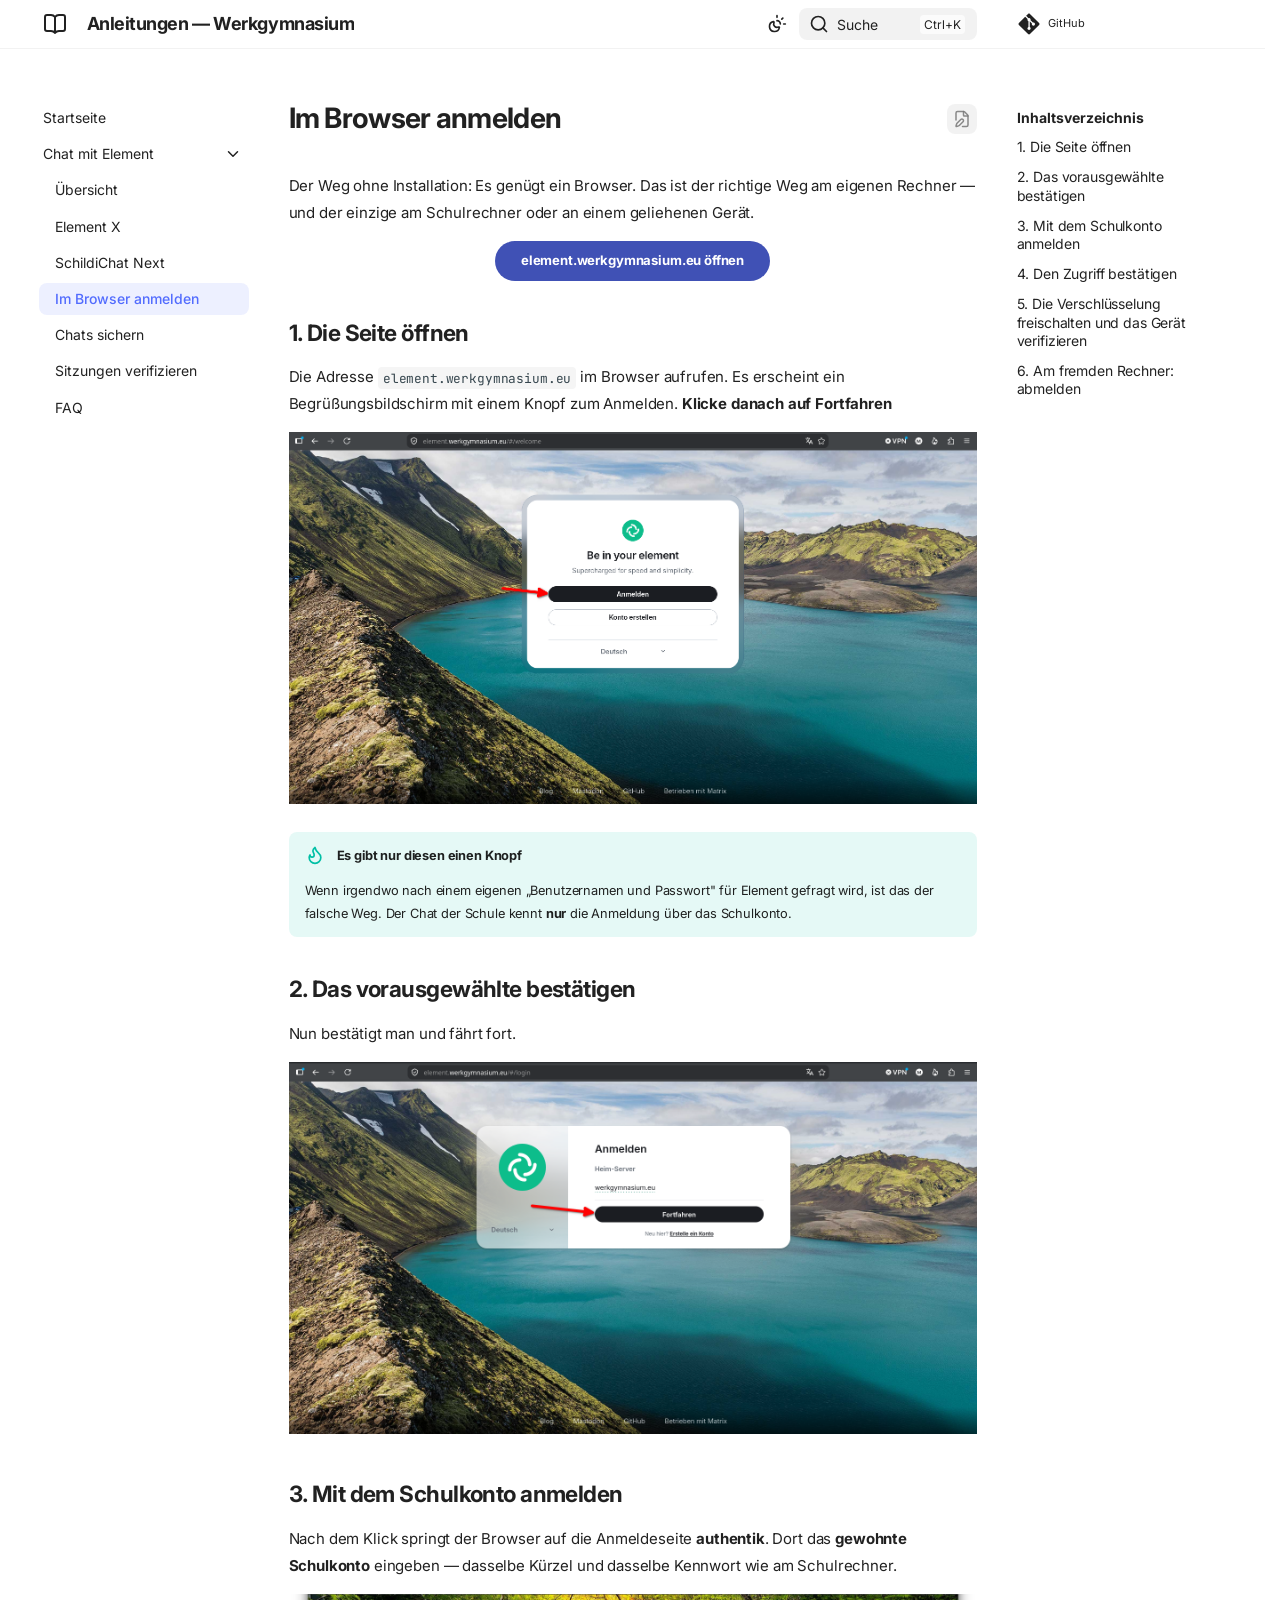
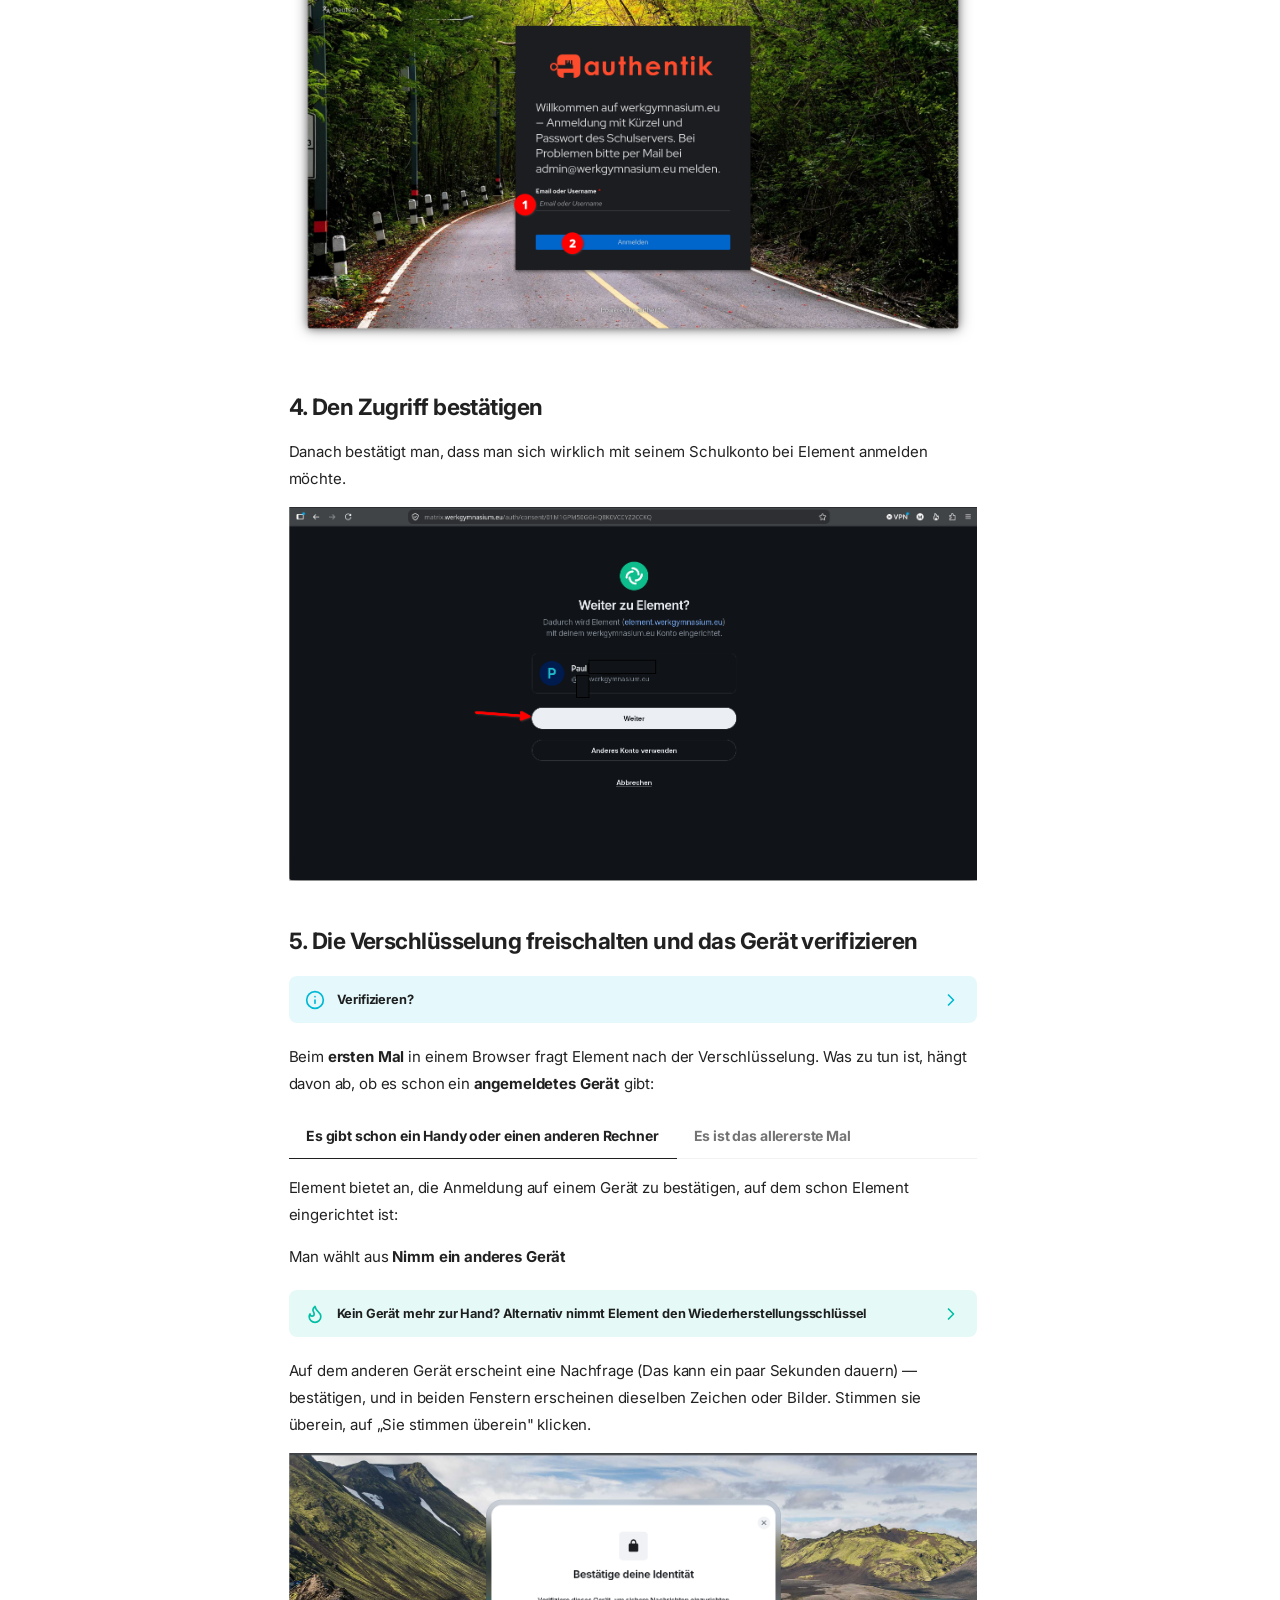
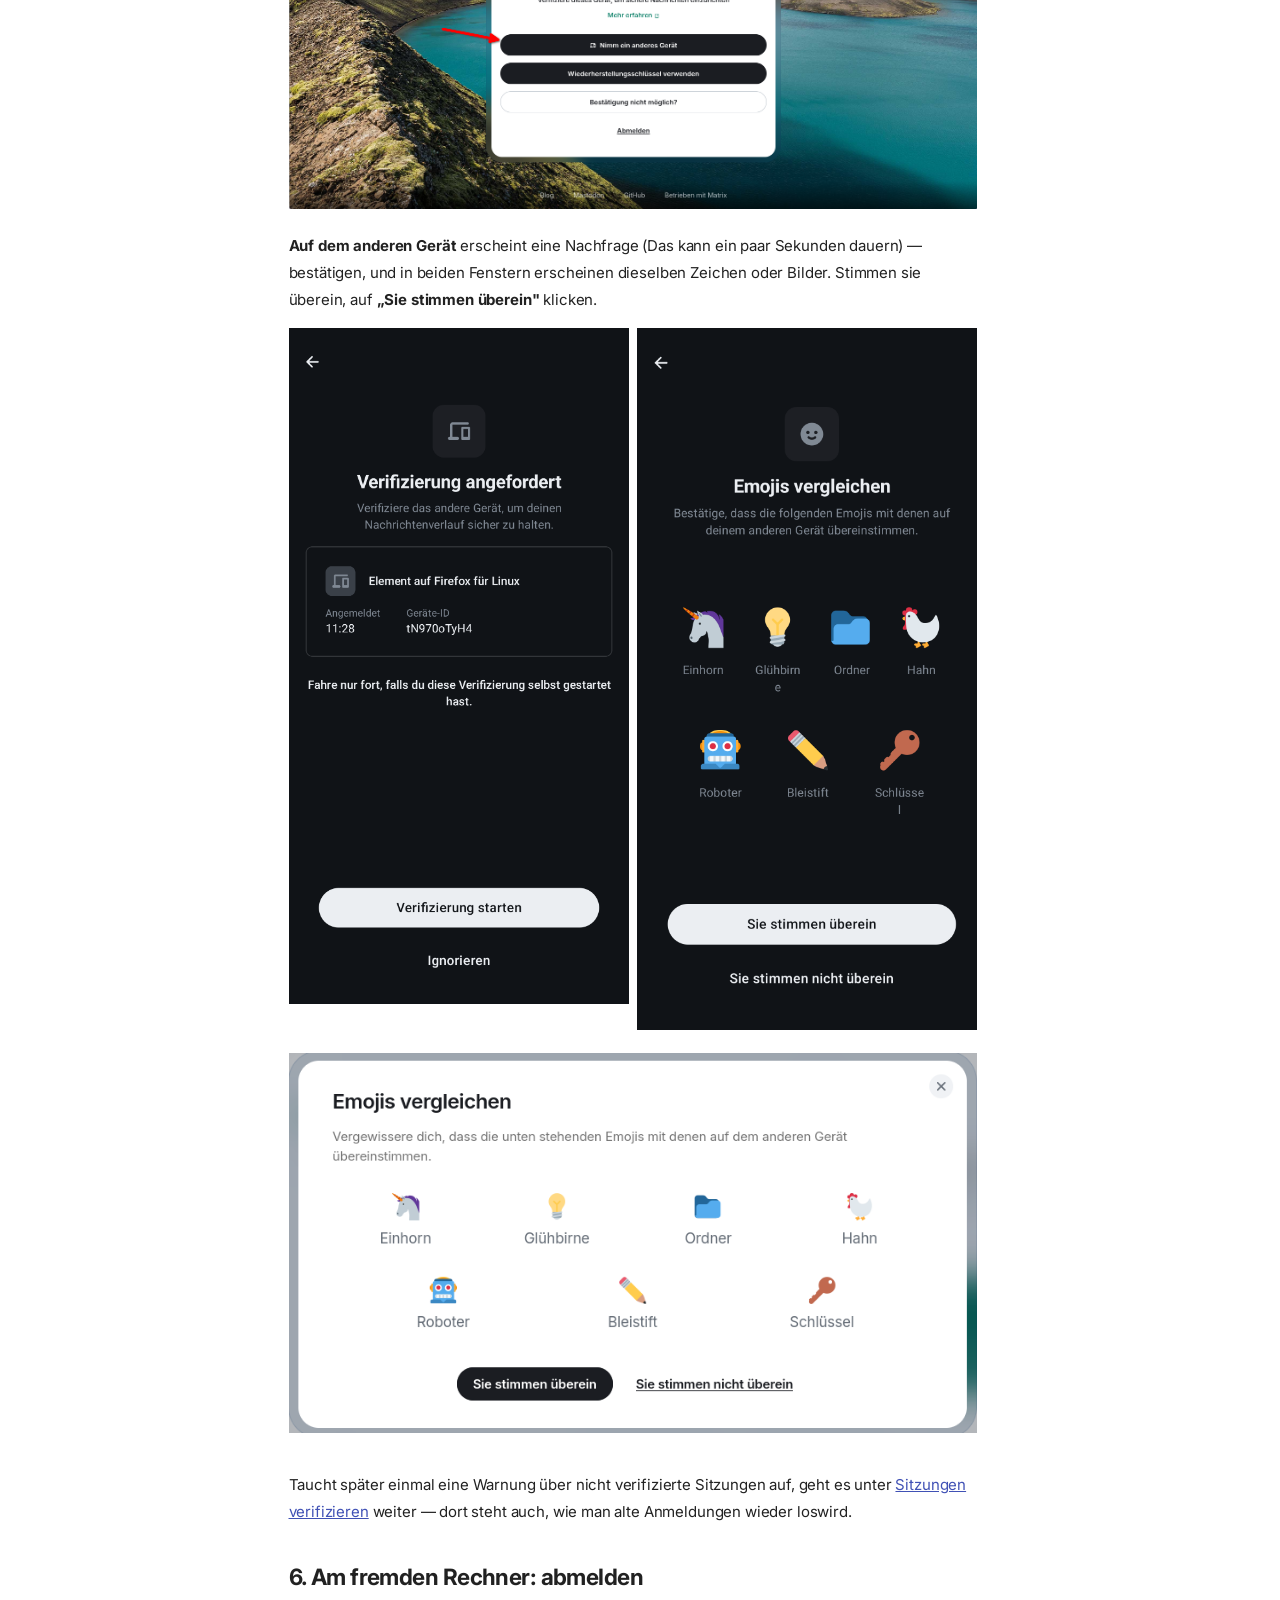
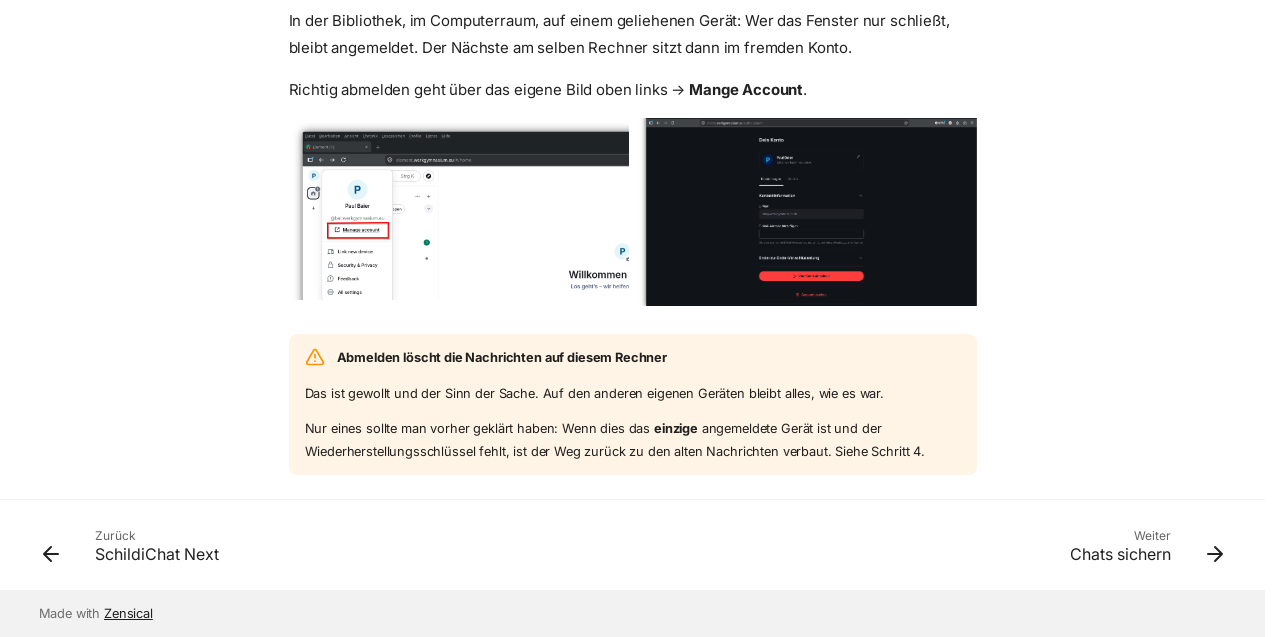
<file: www/chat/web/index.html>
<!doctype html>
<html lang="de" class="no-js">
  <head>
    
      <meta charset="utf-8">
      <meta name="viewport" content="width=device-width,initial-scale=1">
      
        <meta name="description" content="Wie man die digitalen Dienste der Schule benutzt">
      
      
      
        <link rel="canonical" href="https://werkgymnasium.eu/chat/web/">
      
      
        <link rel="prev" href="../schildichat-next/">
      
      
        <link rel="next" href="../ChatsSichern/">
      
      
        
      
      
      <link rel="icon" href="../../assets/images/favicon.png">
      <meta name="generator" content="zensical-0.0.53">
    
    
      
        <title>Im Browser anmelden - Anleitungen — Werkgymnasium</title>
      
    
    
      
        
      
      <link rel="stylesheet" href="../../assets/stylesheets/modern/main.20815dad.min.css">
      
        
          
        
        <link rel="stylesheet" href="../../assets/stylesheets/modern/palette.dfe2e883.min.css">
      
      


    
    
      
    
    
      
        
        
        <link rel="preconnect" href="https://fonts.gstatic.com" crossorigin>
        <link rel="stylesheet" href="https://fonts.googleapis.com/css?family=Inter:300,300i,400,400i,500,500i,700,700i%7CJetBrains+Mono:400,400i,700,700i&amp;display=fallback">
        <style>:root{--md-text-font:"Inter";--md-code-font:"JetBrains Mono"}</style>
      
    
    
      <link rel="stylesheet" href="../../stylesheets/extra.css">
    
    <script>__md_scope=new URL("../..",location),__md_scope.pathname.endsWith("/")||(__md_scope=new URL(__md_scope.pathname+"/",location)),__md_hash=e=>[...e].reduce(((e,t)=>(e<<5)-e+t.charCodeAt(0)),0),__md_get=(e,t=localStorage,_=__md_scope)=>JSON.parse(t.getItem(_.pathname+"."+e)),__md_set=(e,t,_=localStorage,a=__md_scope)=>{try{_.setItem(a.pathname+"."+e,JSON.stringify(t))}catch(e){}},document.documentElement.setAttribute("data-platform",navigator.platform)</script>
    
      

    
    
  </head>
  
  
    
    
      
    
    
    
    
    <body dir="ltr" data-md-color-scheme="default" data-md-color-primary="indigo" data-md-color-accent="indigo">
  
    
    <input class="md-toggle" data-md-toggle="drawer" type="checkbox" id="__drawer" autocomplete="off">
    <input class="md-toggle" data-md-toggle="search" type="checkbox" id="__search" autocomplete="off">
    <label class="md-overlay" for="__drawer" aria-label="Navigation"></label>
    <div data-md-component="skip">
      
        
        <a href="#im-browser-anmelden" class="md-skip">
          Zum Inhalt
        </a>
      
    </div>
    <div data-md-component="announce">
      
    </div>
    
    
      

  

<header class="md-header md-header--shadow" data-md-component="header">
  <nav class="md-header__inner md-grid" aria-label="Kopfzeile">
    <a href="../.." title="Anleitungen — Werkgymnasium" class="md-header__button md-logo" aria-label="Anleitungen — Werkgymnasium" data-md-component="logo">
      
  
  <svg xmlns="http://www.w3.org/2000/svg" fill="none" stroke="currentColor" stroke-linecap="round" stroke-linejoin="round" stroke-width="2" class="lucide lucide-book-open" viewBox="0 0 24 24"><path d="M12 5v16M20.001 19A2 2 0 0 0 22 17V5a2 2 0 0 0-1.999-2L16 3.002A5 5 0 0 0 12 5a5 5 0 0 0-4-2H4a2 2 0 0 0-2 2v12a2 2 0 0 0 1.999 2H8a5 5 0 0 1 4 2 5 5 0 0 1 4-2z"/></svg>

    </a>
    <label class="md-header__button md-icon" for="__drawer" aria-label="Navigation">
      
      <svg xmlns="http://www.w3.org/2000/svg" fill="none" stroke="currentColor" stroke-linecap="round" stroke-linejoin="round" stroke-width="2" class="lucide lucide-menu" viewBox="0 0 24 24"><path d="M4 5h16M4 12h16M4 19h16"/></svg>
    </label>
    <div class="md-header__title" data-md-component="header-title">
      <div class="md-header__ellipsis">
        <div class="md-header__topic">
          <span class="md-ellipsis">
            Anleitungen — Werkgymnasium
          </span>
        </div>
        <div class="md-header__topic" data-md-component="header-topic">
          <span class="md-ellipsis">
            
              Im Browser anmelden
            
          </span>
        </div>
      </div>
    </div>
    
      
        <form class="md-header__option" data-md-component="palette">
  
    
    
    
    <input class="md-option" data-md-color-media="(prefers-color-scheme)" data-md-color-scheme="default" data-md-color-primary="indigo" data-md-color-accent="indigo"  aria-label="Zu hellem Design wechseln"  type="radio" name="__palette" id="__palette_0">
    
      <label class="md-header__button md-icon" title="Zu hellem Design wechseln" for="__palette_1" hidden>
        <svg xmlns="http://www.w3.org/2000/svg" fill="none" stroke="currentColor" stroke-linecap="round" stroke-linejoin="round" stroke-width="2" class="lucide lucide-sun-moon" viewBox="0 0 24 24"><path d="M12 2v2M14.837 16.385a6 6 0 1 1-7.223-7.222c.624-.147.97.66.715 1.248a4 4 0 0 0 5.26 5.259c.589-.255 1.396.09 1.248.715M16 12a4 4 0 0 0-4-4M19 5l-1.256 1.256M20 12h2"/></svg>
      </label>
    
  
    
    
    
    <input class="md-option" data-md-color-media="(prefers-color-scheme: light)" data-md-color-scheme="default" data-md-color-primary="indigo" data-md-color-accent="indigo"  aria-label="Zu dunklem Design wechseln"  type="radio" name="__palette" id="__palette_1">
    
      <label class="md-header__button md-icon" title="Zu dunklem Design wechseln" for="__palette_2" hidden>
        <svg xmlns="http://www.w3.org/2000/svg" fill="none" stroke="currentColor" stroke-linecap="round" stroke-linejoin="round" stroke-width="2" class="lucide lucide-sun" viewBox="0 0 24 24"><circle cx="12" cy="12" r="4"/><path d="M12 2v2M12 20v2M4.93 4.93l1.41 1.41M17.66 17.66l1.41 1.41M2 12h2M20 12h2M6.34 17.66l-1.41 1.41M19.07 4.93l-1.41 1.41"/></svg>
      </label>
    
  
    
    
    
    <input class="md-option" data-md-color-media="(prefers-color-scheme: dark)" data-md-color-scheme="slate" data-md-color-primary="indigo" data-md-color-accent="indigo"  aria-label="Systemeinstellung uebernehmen"  type="radio" name="__palette" id="__palette_2">
    
      <label class="md-header__button md-icon" title="Systemeinstellung uebernehmen" for="__palette_0" hidden>
        <svg xmlns="http://www.w3.org/2000/svg" fill="none" stroke="currentColor" stroke-linecap="round" stroke-linejoin="round" stroke-width="2" class="lucide lucide-moon" viewBox="0 0 24 24"><path d="M20.985 12.486a9 9 0 1 1-9.473-9.472c.405-.022.617.46.402.803a6 6 0 0 0 8.268 8.268c.344-.215.825-.004.803.401"/></svg>
      </label>
    
  
</form>
      
    
    
      <script>var palette=__md_get("__palette");if(palette&&palette.color){if("(prefers-color-scheme)"===palette.color.media){var media=matchMedia("(prefers-color-scheme: light)"),input=document.querySelector(media.matches?"[data-md-color-media='(prefers-color-scheme: light)']":"[data-md-color-media='(prefers-color-scheme: dark)']");palette.color.media=input.getAttribute("data-md-color-media"),palette.color.scheme=input.getAttribute("data-md-color-scheme"),palette.color.primary=input.getAttribute("data-md-color-primary"),palette.color.accent=input.getAttribute("data-md-color-accent")}for(var[key,value]of Object.entries(palette.color))document.body.setAttribute("data-md-color-"+key,value)}</script>
    
    
    
      
      
        <label class="md-header__button md-icon" for="__search" aria-label="Suche">
          
          <svg xmlns="http://www.w3.org/2000/svg" fill="none" stroke="currentColor" stroke-linecap="round" stroke-linejoin="round" stroke-width="2" class="lucide lucide-search" viewBox="0 0 24 24"><path d="m21 21-4.34-4.34"/><circle cx="11" cy="11" r="8"/></svg>
        </label>
        <div class="md-search" data-md-component="search" role="dialog" aria-label="Suche">
  <button type="button" class="md-search__button">
    Suche
  </button>
</div>
      
    
    <div class="md-header__source">
      
        <a href="https://github.com/Ithu123/anleitungen" title="Zum Repository" class="md-source" data-md-component="source">
  <div class="md-source__icon md-icon">
    
    <svg xmlns="http://www.w3.org/2000/svg" viewBox="0 0 448 512"><!--! Font Awesome Free 7.3.1 by @fontawesome - https://fontawesome.com License - https://fontawesome.com/license/free (Icons: CC BY 4.0, Fonts: SIL OFL 1.1, Code: MIT License) Copyright 2026 Fonticons, Inc.--><path fill="currentColor" d="M439.6 236.1 244 40.5c-5.4-5.5-12.8-8.5-20.4-8.5s-15 3-20.4 8.4L162.5 81l51.5 51.5c27.1-9.1 52.7 16.8 43.4 43.7l49.7 49.7c34.2-11.8 61.2 31 35.5 56.7-26.5 26.5-70.2-2.9-56-37.3L240.3 199v121.9c25.3 12.5 22.3 41.8 9.1 55-6.4 6.4-15.2 10.1-24.3 10.1s-17.8-3.6-24.3-10.1c-17.6-17.6-11.1-46.9 11.2-56v-123c-20.8-8.5-24.6-30.7-18.6-45L142.6 101 8.5 235.1C3 240.6 0 247.9 0 255.5s3 15 8.5 20.4l195.6 195.7c5.4 5.4 12.7 8.4 20.4 8.4s15-3 20.4-8.4l194.7-194.7c5.4-5.4 8.4-12.8 8.4-20.4s-3-15-8.4-20.4"/></svg>
  </div>
  <div class="md-source__repository">
    GitHub
  </div>
</a>
      
    </div>
  </nav>
  
</header>
    
    <div class="md-container" data-md-component="container">
      
      
        
          
        
      
      <main class="md-main" data-md-component="main">
        <div class="md-main__inner md-grid">
          
            
              
              <div class="md-sidebar md-sidebar--primary" data-md-component="sidebar" data-md-type="navigation" >
                <div class="md-sidebar__scrollwrap">
                  <div class="md-sidebar__inner">
                    



<nav class="md-nav md-nav--primary" aria-label="Navigation" data-md-level="0">
  <label class="md-nav__title" for="__drawer">
    <a href="../.." title="Anleitungen — Werkgymnasium" class="md-nav__button md-logo" aria-label="Anleitungen — Werkgymnasium" data-md-component="logo">
      
  
  <svg xmlns="http://www.w3.org/2000/svg" fill="none" stroke="currentColor" stroke-linecap="round" stroke-linejoin="round" stroke-width="2" class="lucide lucide-book-open" viewBox="0 0 24 24"><path d="M12 5v16M20.001 19A2 2 0 0 0 22 17V5a2 2 0 0 0-1.999-2L16 3.002A5 5 0 0 0 12 5a5 5 0 0 0-4-2H4a2 2 0 0 0-2 2v12a2 2 0 0 0 1.999 2H8a5 5 0 0 1 4 2 5 5 0 0 1 4-2z"/></svg>

    </a>
    Anleitungen — Werkgymnasium
  </label>
  
    <div class="md-nav__source">
      <a href="https://github.com/Ithu123/anleitungen" title="Zum Repository" class="md-source" data-md-component="source">
  <div class="md-source__icon md-icon">
    
    <svg xmlns="http://www.w3.org/2000/svg" viewBox="0 0 448 512"><!--! Font Awesome Free 7.3.1 by @fontawesome - https://fontawesome.com License - https://fontawesome.com/license/free (Icons: CC BY 4.0, Fonts: SIL OFL 1.1, Code: MIT License) Copyright 2026 Fonticons, Inc.--><path fill="currentColor" d="M439.6 236.1 244 40.5c-5.4-5.5-12.8-8.5-20.4-8.5s-15 3-20.4 8.4L162.5 81l51.5 51.5c27.1-9.1 52.7 16.8 43.4 43.7l49.7 49.7c34.2-11.8 61.2 31 35.5 56.7-26.5 26.5-70.2-2.9-56-37.3L240.3 199v121.9c25.3 12.5 22.3 41.8 9.1 55-6.4 6.4-15.2 10.1-24.3 10.1s-17.8-3.6-24.3-10.1c-17.6-17.6-11.1-46.9 11.2-56v-123c-20.8-8.5-24.6-30.7-18.6-45L142.6 101 8.5 235.1C3 240.6 0 247.9 0 255.5s3 15 8.5 20.4l195.6 195.7c5.4 5.4 12.7 8.4 20.4 8.4s15-3 20.4-8.4l194.7-194.7c5.4-5.4 8.4-12.8 8.4-20.4s-3-15-8.4-20.4"/></svg>
  </div>
  <div class="md-source__repository">
    GitHub
  </div>
</a>
    </div>
  
  <ul class="md-nav__list" data-md-scrollfix>
    
      
      
  
  
  
  
    <li class="md-nav__item">
      <a href="../.." class="md-nav__link">
        
  
  
  <span class="md-ellipsis">
    
  
  Startseite

    
  </span>
  
  

      </a>
    </li>
  

    
      
      
  
  
    
  
  
  
    
    
    
    
    
    <li class="md-nav__item md-nav__item--active md-nav__item--nested">
      
        
        
        <input class="md-nav__toggle md-toggle " type="checkbox" id="__nav_2" checked>
        
          
          <label class="md-nav__link" for="__nav_2" id="__nav_2_label" tabindex="0">
            
  
  
  <span class="md-ellipsis">
    
  
  Chat mit Element

    
  </span>
  
  

            <span class="md-nav__icon md-icon"></span>
          </label>
        
        <nav class="md-nav" data-md-level="1" aria-labelledby="__nav_2_label" aria-expanded="true">
          <label class="md-nav__title" for="__nav_2">
            <span class="md-nav__icon md-icon"></span>
            
  
  Chat mit Element

          </label>
          <ul class="md-nav__list" data-md-scrollfix>
            
              
                
  
  
  
  
    <li class="md-nav__item">
      <a href="../" class="md-nav__link">
        
  
  
  <span class="md-ellipsis">
    
  
  Übersicht

    
  </span>
  
  

      </a>
    </li>
  

              
            
              
                
  
  
  
  
    <li class="md-nav__item">
      <a href="../element-x/" class="md-nav__link">
        
  
  
  <span class="md-ellipsis">
    
  
  Element X

    
  </span>
  
  

      </a>
    </li>
  

              
            
              
                
  
  
  
  
    <li class="md-nav__item">
      <a href="../schildichat-next/" class="md-nav__link">
        
  
  
  <span class="md-ellipsis">
    
  
  SchildiChat Next

    
  </span>
  
  

      </a>
    </li>
  

              
            
              
                
  
  
    
  
  
  
    <li class="md-nav__item md-nav__item--active">
      
      
      
      
        
      
      
        <label class="md-nav__link md-nav__link--active" for="__toc">
          
  
  
  <span class="md-ellipsis">
    
  
  Im Browser anmelden

    
  </span>
  
  

          <span class="md-nav__icon md-icon"></span>
        </label>
      
      <a href="././" class="md-nav__link md-nav__link--active">
        
  
  
  <span class="md-ellipsis">
    
  
  Im Browser anmelden

    
  </span>
  
  

      </a>
      
        


<nav class="md-nav md-nav--secondary" aria-label="Inhaltsverzeichnis">
  
  
  
    
  
  
    <label class="md-nav__title" for="__toc">
      <span class="md-nav__icon md-icon"></span>
      Inhaltsverzeichnis
    </label>
    <ul class="md-nav__list" data-md-component="toc" data-md-scrollfix>
      
        <li class="md-nav__item">
  <a href="#1-die-seite-offnen" class="md-nav__link">
    <span class="md-ellipsis">
      <span class="md-typeset">
        1. Die Seite öffnen
      </span>
    </span>
  </a>
  
</li>
      
        <li class="md-nav__item">
  <a href="#2-das-vorausgewahlte-bestatigen" class="md-nav__link">
    <span class="md-ellipsis">
      <span class="md-typeset">
        2. Das vorausgewählte bestätigen
      </span>
    </span>
  </a>
  
</li>
      
        <li class="md-nav__item">
  <a href="#3-mit-dem-schulkonto-anmelden" class="md-nav__link">
    <span class="md-ellipsis">
      <span class="md-typeset">
        3. Mit dem Schulkonto anmelden
      </span>
    </span>
  </a>
  
</li>
      
        <li class="md-nav__item">
  <a href="#4-den-zugriff-bestatigen" class="md-nav__link">
    <span class="md-ellipsis">
      <span class="md-typeset">
        4. Den Zugriff bestätigen
      </span>
    </span>
  </a>
  
</li>
      
        <li class="md-nav__item">
  <a href="#5-die-verschlusselung-freischalten-und-das-gerat-verifizieren" class="md-nav__link">
    <span class="md-ellipsis">
      <span class="md-typeset">
        5. Die Verschlüsselung freischalten und das Gerät verifizieren
      </span>
    </span>
  </a>
  
</li>
      
        <li class="md-nav__item">
  <a href="#6-am-fremden-rechner-abmelden" class="md-nav__link">
    <span class="md-ellipsis">
      <span class="md-typeset">
        6. Am fremden Rechner: abmelden
      </span>
    </span>
  </a>
  
</li>
      
    </ul>
  
</nav>
      
    </li>
  

              
            
              
                
  
  
  
  
    <li class="md-nav__item">
      <a href="../ChatsSichern/" class="md-nav__link">
        
  
  
  <span class="md-ellipsis">
    
  
  Chats sichern

    
  </span>
  
  

      </a>
    </li>
  

              
            
              
                
  
  
  
  
    <li class="md-nav__item">
      <a href="../verifizieren/" class="md-nav__link">
        
  
  
  <span class="md-ellipsis">
    
  
  Sitzungen verifizieren

    
  </span>
  
  

      </a>
    </li>
  

              
            
              
                
  
  
  
  
    <li class="md-nav__item">
      <a href="../faq/" class="md-nav__link">
        
  
  
  <span class="md-ellipsis">
    
  
  FAQ

    
  </span>
  
  

      </a>
    </li>
  

              
            
          </ul>
        </nav>
      
    </li>
  

    
  </ul>
</nav>
                  </div>
                </div>
              </div>
            
            
              
              <div class="md-sidebar md-sidebar--secondary" data-md-component="sidebar" data-md-type="toc" >
                <div class="md-sidebar__scrollwrap">
                  
                    
                    
                    
                      
                    
                    
                      <input class="md-nav__toggle md-toggle" type="checkbox" id="__toc">
                      <div class="md-sidebar-button__wrapper">
                        <label class="md-sidebar-button" for="__toc"></label>
                      </div>
                    
                  
                  <div class="md-sidebar__inner">
                    


<nav class="md-nav md-nav--secondary" aria-label="Inhaltsverzeichnis">
  
  
  
    
  
  
    <label class="md-nav__title" for="__toc">
      <span class="md-nav__icon md-icon"></span>
      Inhaltsverzeichnis
    </label>
    <ul class="md-nav__list" data-md-component="toc" data-md-scrollfix>
      
        <li class="md-nav__item">
  <a href="#1-die-seite-offnen" class="md-nav__link">
    <span class="md-ellipsis">
      <span class="md-typeset">
        1. Die Seite öffnen
      </span>
    </span>
  </a>
  
</li>
      
        <li class="md-nav__item">
  <a href="#2-das-vorausgewahlte-bestatigen" class="md-nav__link">
    <span class="md-ellipsis">
      <span class="md-typeset">
        2. Das vorausgewählte bestätigen
      </span>
    </span>
  </a>
  
</li>
      
        <li class="md-nav__item">
  <a href="#3-mit-dem-schulkonto-anmelden" class="md-nav__link">
    <span class="md-ellipsis">
      <span class="md-typeset">
        3. Mit dem Schulkonto anmelden
      </span>
    </span>
  </a>
  
</li>
      
        <li class="md-nav__item">
  <a href="#4-den-zugriff-bestatigen" class="md-nav__link">
    <span class="md-ellipsis">
      <span class="md-typeset">
        4. Den Zugriff bestätigen
      </span>
    </span>
  </a>
  
</li>
      
        <li class="md-nav__item">
  <a href="#5-die-verschlusselung-freischalten-und-das-gerat-verifizieren" class="md-nav__link">
    <span class="md-ellipsis">
      <span class="md-typeset">
        5. Die Verschlüsselung freischalten und das Gerät verifizieren
      </span>
    </span>
  </a>
  
</li>
      
        <li class="md-nav__item">
  <a href="#6-am-fremden-rechner-abmelden" class="md-nav__link">
    <span class="md-ellipsis">
      <span class="md-typeset">
        6. Am fremden Rechner: abmelden
      </span>
    </span>
  </a>
  
</li>
      
    </ul>
  
</nav>
                  </div>
                </div>
              </div>
            
          
          
            <div class="md-content" data-md-component="content">
              
              <article class="md-content__inner md-typeset">
                
                  
  
    <a href="https://github.com/Ithu123/anleitungen/edit/main/docs/chat/web.md" title="Seite editieren" class="md-content__button md-icon" rel="edit">
      
      <svg xmlns="http://www.w3.org/2000/svg" fill="none" stroke="currentColor" stroke-linecap="round" stroke-linejoin="round" stroke-width="2" class="lucide lucide-file-pen" viewBox="0 0 24 24"><path d="M12.659 22H18a2 2 0 0 0 2-2V8a2.4 2.4 0 0 0-.706-1.706l-3.588-3.588A2.4 2.4 0 0 0 14 2H6a2 2 0 0 0-2 2v9.34"/><path d="M14 2v5a1 1 0 0 0 1 1h5M10.378 12.622a1 1 0 0 1 3 3.003L8.36 20.637a2 2 0 0 1-.854.506l-2.867.837a.5.5 0 0 1-.62-.62l.836-2.869a2 2 0 0 1 .506-.853z"/></svg>
    </a>
  
  


<h1 id="im-browser-anmelden">Im Browser anmelden</h1>
<p>Der Weg ohne Installation: Es genügt ein Browser. Das ist der richtige Weg am
eigenen Rechner — und der einzige am Schulrechner oder an einem geliehenen
Gerät.</p>
<div class="mitte">
<p><a class="md-button md-button--primary" href="https://element.werkgymnasium.eu" rel="noopener" target="_blank">element.werkgymnasium.eu öffnen</a></p>
</div>
<h2 id="1-die-seite-offnen">1. Die Seite öffnen</h2>
<p>Die Adresse <code>element.werkgymnasium.eu</code> im Browser aufrufen. Es erscheint ein
Begrüßungsbildschirm mit einem Knopf zum Anmelden. <strong>Klicke danach auf Fortfahren</strong></p>
<p><img alt="Startseite mit dem Anmeldeknopf" src="../../bilder/web/web-01-anmeldeknopf.png" /></p>
<div class="admonition tip">
<p class="admonition-title">Es gibt nur diesen einen Knopf</p>
<p>Wenn irgendwo nach einem eigenen „Benutzernamen und Passwort" für Element
gefragt wird, ist das der falsche Weg. Der Chat der Schule kennt <strong>nur</strong> die
Anmeldung über das Schulkonto.</p>
</div>
<h2 id="2-das-vorausgewahlte-bestatigen">2. Das vorausgewählte bestätigen</h2>
<p>Nun bestätigt man und fährt fort.</p>
<p><img alt="Bestätigen Werkgymnasium.eu" src="../../bilder/web/web-01-anmeldeknopf2.png" /></p>
<h2 id="3-mit-dem-schulkonto-anmelden">3. Mit dem Schulkonto anmelden</h2>
<p>Nach dem Klick springt der Browser auf die Anmeldeseite <strong>authentik</strong>. Dort das <strong>gewohnte Schulkonto</strong> eingeben — dasselbe Kürzel und dasselbe Kennwort wie am Schulrechner. </p>
<p><img alt="Anmeldeseite der Schule" src="../../bilder/web/web-02-schulanmeldung.png" /></p>
<h2 id="4-den-zugriff-bestatigen">4. Den Zugriff bestätigen</h2>
<p>Danach bestätigt man, dass man sich wirklich mit seinem Schulkonto bei Element
anmelden möchte.</p>
<p><img alt="Zustimmung zum Zugriff auf das Schulkonto" src="../../bilder/web/web-03-zustimmung.png" /></p>
<h2 id="5-die-verschlusselung-freischalten-und-das-gerat-verifizieren">5. Die Verschlüsselung freischalten und das Gerät verifizieren</h2>
<details class="info">
<summary>Verifizieren?</summary>
<p>Die Geräteverifizierung schützt vor Betrügern und anderen böswilligen Akteuren, die Angriffe im Man-in-the-Middle-Stil versuchen.</p>
<p>Mit Element kannst Du jedes Gerät verfolgen, das an einer verschlüsselten Konversation teilgenommen hat. Wenn ein neues und unerwartetes Gerät beitritt, kannst Du mithilfe der Geräteüberprüfung überprüfen, ob es sich um die richtige Person handelt. Wenn Du den Verdacht hast, dass ein vertrauenswürdiges Gerät in die falschen Hände geraten ist, kannst Du dieses Vertrauen aufheben und ihm den Zugriff auf die laufende verschlüsselte Konversation entziehen. </p>
</details>
<p>Beim <strong>ersten Mal</strong> in einem Browser fragt Element nach der Verschlüsselung.
Was zu tun ist, hängt davon ab, ob es schon ein <strong>angemeldetes Gerät</strong> gibt:</p>
<div class="tabbed-set tabbed-alternate" data-tabs="1:2"><input checked="checked" id="__tabbed_1_1" name="__tabbed_1" type="radio" /><input id="__tabbed_1_2" name="__tabbed_1" type="radio" /><div class="tabbed-labels"><label for="__tabbed_1_1"><strong>Es gibt schon ein Handy oder einen anderen Rechner</strong></label><label for="__tabbed_1_2"><strong>Es ist das allererste Mal</strong></label></div>
<div class="tabbed-content">
<div class="tabbed-block">
<p>Element bietet an, die Anmeldung auf einem Gerät zu bestätigen, auf dem schon Element eingerichtet ist:</p>
<p>Man wählt aus  <strong>Nimm ein anderes Gerät</strong></p>
<details class="tip">
<summary>Kein Gerät mehr zur Hand? Alternativ nimmt Element den <strong>Wiederherstellungsschlüssel</strong></summary>
<p>Der Wiederherstellungsschlüssel ist eine lange
Folge aus Buchstaben und Ziffern, die beim allerersten Einrichten vergeben
wurde.</p>
<p><img alt="Wiederherstellungsschlüssel" src="../../bilder/web/web_schluessel.png" /></p>
</details>
<p>Auf dem anderen Gerät erscheint eine Nachfrage (Das kann ein paar Sekunden dauern) — bestätigen, und in beiden Fenstern erscheinen dieselben Zeichen oder Bilder. Stimmen sie überein, auf „Sie stimmen überein" klicken.</p>
<p><img alt="Nachfrage nach dem Wiederherstellungsschlüssel" src="../../bilder/web/web-04-schluessel.png" /></p>
<p><strong>Auf dem anderen Gerät</strong> erscheint eine Nachfrage (Das kann ein paar Sekunden dauern) — bestätigen, und in beiden Fenstern erscheinen
dieselben Zeichen oder Bilder. Stimmen sie überein, auf <strong>„Sie stimmen
überein"</strong> klicken.</p>
<div class="grid" markdown>
<p><img alt="Verifizierung angefordert" src="../../bilder/ex/ex-verifizierung-angefordert.png" /></p>
<p><img alt="Emojis" src="../../bilder/ex/ex-emojis.png" /></p>
</div>
<p><img alt="Emojis" src="../../bilder/web/web_verifizierung.png" /></p>
</div>
<div class="tabbed-block">
<p>Dann gibt es noch nichts zu bestätigen, und Element legt die Wiederherstellung
neu an. Es zeigt dabei einmal den <strong>Wiederherstellungsschlüssel</strong> an.</p>
<div class="admonition danger">
<p class="admonition-title">Diesen Schlüssel wegspeichern — jetzt</p>
<p>Ohne ihn kommt man auf einem neuen Gerät nicht mehr an alte Nachrichten.
Niemand kann ihn nachträglich herausgeben, auch die Schule nicht.</p>
<p>Gute Orte: ein Passwortprogramm, ein
Zettel im Geldbeutel. Schlechte Orte: eine Nachricht an sich selbst im
Chat — die ist ja genau das, was ohne den Schlüssel unlesbar wird.</p>
</div>
</div>
</div>
</div>
<p>Taucht später einmal eine Warnung über nicht verifizierte Sitzungen auf, geht es
unter <a href="../verifizieren/">Sitzungen verifizieren</a> weiter — dort steht auch, wie man
alte Anmeldungen wieder loswird.</p>
<!-- 
## 5. Jemanden suchen

Oben auf die **Suche** klicken und Namen oder Kürzel eingeben.

![Suche mit dem Reiter „Personen"](../bilder/web/web-05-personen.png)

!!! danger "Wichtig: auf „Personen" umschalten"

    Die Suche zeigt zuerst nur die eigenen Räume und Kontakte. Wer jemanden
    sucht, mit dem er noch **nie** geschrieben hat, muss oben auf **„Personen"**
    wechseln — sonst fragt Element den Server gar nicht erst und meldet, es gebe
    niemanden.

    Das ist keine Fehlfunktion, sondern so gebaut. Es kostet trotzdem
    regelmäßig Nerven. 
-->

<h2 id="6-am-fremden-rechner-abmelden">6. Am fremden Rechner: abmelden</h2>
<p>In der Bibliothek, im Computerraum, auf einem geliehenen Gerät: Wer das Fenster
nur schließt, bleibt angemeldet. Der Nächste am selben Rechner sitzt dann im
fremden Konto.</p>
<p>Richtig abmelden geht über das eigene Bild oben links → <strong>Mange Account</strong>.</p>
<div class="grid">
<p><img alt="Manage Accounts" src="../../bilder/web/web-05-abmelden.png" /></p>
<p><img alt="Menü mit dem Eintrag „Abmelden&quot;" src="../../bilder/web/web-05-abmelden2.png" /></p>
</div>
<div class="admonition warning">
<p class="admonition-title">Abmelden löscht die Nachrichten auf diesem Rechner</p>
<p>Das ist gewollt und der Sinn der Sache. Auf den anderen eigenen Geräten
bleibt alles, wie es war.</p>
<p>Nur eines sollte man vorher geklärt haben: Wenn dies das <strong>einzige</strong>
angemeldete Gerät ist und der Wiederherstellungsschlüssel fehlt, ist der Weg
zurück zu den alten Nachrichten verbaut. Siehe Schritt 4.</p>
</div>














                
              </article>
            </div>
          
          
<script>var target=document.getElementById(location.hash.slice(1));target&&target.name&&(target.checked=target.name.startsWith("__tabbed_"))</script>
        </div>
        
          <button type="button" class="md-top md-icon" data-md-component="top" hidden>
  
  <svg xmlns="http://www.w3.org/2000/svg" fill="none" stroke="currentColor" stroke-linecap="round" stroke-linejoin="round" stroke-width="2" class="lucide lucide-circle-arrow-up" viewBox="0 0 24 24"><circle cx="12" cy="12" r="10"/><path d="m16 12-4-4-4 4M12 16V8"/></svg>
  Zurück zum Seitenanfang
</button>
        
      </main>
      
        <footer class="md-footer">
  
    
      
      <nav class="md-footer__inner md-grid" aria-label="Fußzeile" >
        
          
          <a href="../schildichat-next/" class="md-footer__link md-footer__link--prev" aria-label="Zurück: SchildiChat Next">
            <div class="md-footer__button md-icon">
              
              <svg xmlns="http://www.w3.org/2000/svg" fill="none" stroke="currentColor" stroke-linecap="round" stroke-linejoin="round" stroke-width="2" class="lucide lucide-arrow-left" viewBox="0 0 24 24"><path d="m12 19-7-7 7-7M19 12H5"/></svg>
            </div>
            <div class="md-footer__title">
              <span class="md-footer__direction">
                Zurück
              </span>
              <div class="md-ellipsis">
                SchildiChat Next
              </div>
            </div>
          </a>
        
        
          
          <a href="../ChatsSichern/" class="md-footer__link md-footer__link--next" aria-label="Weiter: Chats sichern">
            <div class="md-footer__title">
              <span class="md-footer__direction">
                Weiter
              </span>
              <div class="md-ellipsis">
                Chats sichern
              </div>
            </div>
            <div class="md-footer__button md-icon">
              
              <svg xmlns="http://www.w3.org/2000/svg" fill="none" stroke="currentColor" stroke-linecap="round" stroke-linejoin="round" stroke-width="2" class="lucide lucide-arrow-right" viewBox="0 0 24 24"><path d="M5 12h14M12 5l7 7-7 7"/></svg>
            </div>
          </a>
        
      </nav>
    
  
  <div class="md-footer-meta md-typeset">
    <div class="md-footer-meta__inner md-grid">
      <div class="md-copyright">
  
  
    Made with
    <a href="https://zensical.org/" target="_blank" rel="noopener">
      Zensical
    </a>
  
</div>
      
    </div>
  </div>
</footer>
      
    </div>
    <div class="md-dialog" data-md-component="dialog">
      <div class="md-dialog__inner md-typeset"></div>
    </div>
    
    
    
      
      
      <script id="__config" type="application/json">{"annotate":null,"base":"../..","features":["navigation.instant","navigation.top","navigation.footer","toc.follow","content.action.edit","search.highlight","search.suggest"],"search":"../../assets/javascripts/workers/search.7d14d953.min.js","tags":null,"translations":{"clipboard.copied":"In Zwischenablage kopiert","clipboard.copy":"In Zwischenablage kopieren","search.result.more.one":"1 weiteres Suchergebnis auf dieser Seite","search.result.more.other":"# weitere Suchergebnisse auf dieser Seite","search.result.none":"Keine Suchergebnisse","search.result.one":"1 Suchergebnis","search.result.other":"# Suchergebnisse","search.result.placeholder":"Suchbegriff eingeben","search.result.term.missing":"Es fehlt","select.version":"Version auswählen"},"version":null}</script>
    
    
      <script src="../../assets/javascripts/bundle.69c251d7.min.js"></script>
      
    
  </body>
</html>
</file>
<file: www/stylesheets/extra.css>
/* Drei Kaesten nebeneinander.
 *
 * Die Vorgabe des Themes verlangt je Kasten mindestens 16rem. Der Inhalt einer
 * Seite ist auf dem Schreibtisch aber nur gut 36rem breit — drei Kaesten passen
 * damit nicht in eine Reihe, und der dritte rutscht allein in die naechste.
 *
 * `.drei` senkt das Mindestmass so weit, dass die Reihe aufgeht. `auto-fit`
 * bleibt erhalten: Wird es enger, faellt der Satz von selbst auf zwei Spalten
 * und zuletzt auf eine.
 */
.md-typeset .grid.drei {
  grid-template-columns: repeat(auto-fit, minmax(min(100%, 10.5rem), 1fr));
}

/* Auf dem Handy immer untereinander. Zwei Spalten waeren dort zwar rechnerisch
 * moeglich, aber so schmal, dass jede Ueberschrift umbricht.
 */
@media screen and (max-width: 44.9375em) {
  .md-typeset .grid.drei {
    grid-template-columns: 1fr;
  }
}

/* Ein Knopf steht mittig, kein Fliesstext links daneben. Zensical setzt den
 * Knopf in einen gewoehnlichen Absatz; zentriert wird deshalb der Absatz, nicht
 * der Knopf selbst. Benutzt wird das ueber einen Wrapper:
 *
 *   <div class="mitte" markdown>
 *   [Text](adresse){ .md-button .md-button--primary }
 *   </div>
 */
.md-typeset .mitte {
  text-align: center;
}
</file>
<file: www/assets/stylesheets/modern/main.20815dad.min.css>
@charset "UTF-8";html{-webkit-text-size-adjust:none;-moz-text-size-adjust:none;text-size-adjust:none;box-sizing:border-box}*,:after,:before{box-sizing:inherit}@media (prefers-reduced-motion){*,:after,:before{transition:none!important}}body{margin:0}a,button,input,label{-webkit-tap-highlight-color:transparent}a{color:inherit;text-decoration:none}hr{border:0;box-sizing:initial;display:block;height:.05rem;overflow:visible;padding:0}small{font-size:80%}sub,sup{line-height:1em}img{border-style:none}table{border-collapse:initial;border-spacing:0}td,th{font-weight:400;vertical-align:top}button{background:#0000;border:0;font-family:inherit;font-size:inherit;margin:0;padding:0}input{border:0;outline:none}:root{--md-primary-fg-color:#4051b5;--md-primary-fg-color--light:#5d6cc0;--md-primary-fg-color--dark:#303fa1;--md-primary-bg-color:#fff;--md-primary-bg-color--light:#ffffffb3;--md-accent-fg-color:#526cfe;--md-accent-fg-color--transparent:#526cfe1a;--md-accent-bg-color:#fff;--md-accent-bg-color--light:#ffffffb3}[data-md-color-scheme=default]{color-scheme:light}[data-md-color-scheme=default] img[src$="#gh-dark-mode-only"],[data-md-color-scheme=default] img[src$="#only-dark"]{display:none}:root,[data-md-color-scheme=default]{--md-hue:225deg;--md-default-fg-color:#000000de;--md-default-fg-color--light:#0000008c;--md-default-fg-color--lighter:#00000052;--md-default-fg-color--lightest:#0000000d;--md-default-bg-color:#fff;--md-default-bg-color--light:#ffffffb3;--md-default-bg-color--lighter:#ffffff4d;--md-default-bg-color--lightest:#ffffff1f;--md-code-fg-color:#36464e;--md-code-bg-color:#f5f5f5;--md-code-bg-color--light:#f5f5f5b3;--md-code-bg-color--lighter:#f5f5f54d;--md-code-hl-color:#4287ff;--md-code-hl-color--light:#4287ff1a;--md-code-hl-number-color:#d52a2a;--md-code-hl-special-color:#db1457;--md-code-hl-function-color:#a846b9;--md-code-hl-constant-color:#6e59d9;--md-code-hl-keyword-color:#3f6ec6;--md-code-hl-string-color:#1c7d4d;--md-code-hl-name-color:var(--md-code-fg-color);--md-code-hl-operator-color:var(--md-default-fg-color--light);--md-code-hl-punctuation-color:var(--md-default-fg-color--light);--md-code-hl-comment-color:var(--md-default-fg-color--light);--md-code-hl-generic-color:var(--md-default-fg-color--light);--md-code-hl-variable-color:var(--md-default-fg-color--light);--md-typeset-color:var(--md-default-fg-color);--md-typeset-a-color:var(--md-primary-fg-color);--md-typeset-del-color:#f5503d26;--md-typeset-ins-color:#0bd57026;--md-typeset-kbd-color:#fafafa;--md-typeset-kbd-accent-color:#fff;--md-typeset-kbd-border-color:#b8b8b8;--md-typeset-mark-color:#ffff0080;--md-typeset-table-color:#0000001f;--md-typeset-table-color--light:rgba(0,0,0,.035);--md-admonition-fg-color:var(--md-default-fg-color);--md-admonition-bg-color:var(--md-default-bg-color);--md-warning-fg-color:#000000de;--md-warning-bg-color:#ff9;--md-shadow-z1:0 0.2rem 0.5rem #0000000d,0 0 0.05rem #0000001a;--md-shadow-z2:0 0.2rem 0.5rem #0000001a,0 0 0.05rem #00000040;--md-shadow-z3:0 0.2rem 0.5rem #0003,0 0 0.05rem #00000059;--color-foreground:0 0 0;--color-background:255 255 255;--color-background-subtle:240 240 240;--color-backdrop:255 255 255}.md-icon svg{fill:currentcolor;display:block;height:1.2rem;width:1.2rem}.md-icon svg.lucide{fill:#0000;stroke:currentcolor}body{-webkit-font-smoothing:antialiased;-moz-osx-font-smoothing:grayscale;--md-text-font-family:var(--md-text-font,_),-apple-system,BlinkMacSystemFont,Helvetica,Arial,sans-serif;--md-code-font-family:var(--md-code-font,_),SFMono-Regular,Consolas,Menlo,monospace}aside,body,input{font-feature-settings:"kern","liga";color:var(--md-typeset-color);font-family:var(--md-text-font-family)}code,kbd,pre{font-feature-settings:"kern";font-family:var(--md-code-font-family)}:root{--md-typeset-table-sort-icon:url('data:image/svg+xml;charset=utf-8,<svg xmlns="http://www.w3.org/2000/svg" fill="none" stroke="currentColor" stroke-linecap="round" stroke-linejoin="round" stroke-width="2" class="lucide lucide-arrow-down-up" viewBox="0 0 24 24"><path d="m3 16 4 4 4-4m-4 4V4m14 4-4-4-4 4m4-4v16"/></svg>');--md-typeset-table-sort-icon--asc:url('data:image/svg+xml;charset=utf-8,<svg xmlns="http://www.w3.org/2000/svg" fill="none" stroke="currentColor" stroke-linecap="round" stroke-linejoin="round" stroke-width="2" class="lucide lucide-arrow-down-narrow-wide" viewBox="0 0 24 24"><path d="m3 16 4 4 4-4m-4 4V4m4 0h4m-4 4h7m-7 4h10"/></svg>');--md-typeset-table-sort-icon--desc:url('data:image/svg+xml;charset=utf-8,<svg xmlns="http://www.w3.org/2000/svg" fill="none" stroke="currentColor" stroke-linecap="round" stroke-linejoin="round" stroke-width="2" class="lucide lucide-arrow-up-narrow-wide" viewBox="0 0 24 24"><path d="m3 8 4-4 4 4M7 4v16m4-8h4m-4 4h7m-7 4h10"/></svg>');--md-typeset-preview-icon:url('data:image/svg+xml;charset=utf-8,<svg xmlns="http://www.w3.org/2000/svg" fill="none" stroke="currentColor" stroke-linecap="round" stroke-linejoin="round" stroke-width="2" class="lucide lucide-mouse-pointer-2" viewBox="0 0 24 24"><path d="M4.037 4.688a.495.495 0 0 1 .651-.651l16 6.5a.5.5 0 0 1-.063.947l-6.124 1.58a2 2 0 0 0-1.438 1.435l-1.579 6.126a.5.5 0 0 1-.947.063z"/></svg>')}.md-typeset{-webkit-print-color-adjust:exact;color-adjust:exact;font-size:.75rem;letter-spacing:-.01em;line-height:1.8;overflow-wrap:break-word}@media print{.md-typeset{font-size:.68rem}}.md-typeset blockquote,.md-typeset dl,.md-typeset figure,.md-typeset ol,.md-typeset pre,.md-typeset ul{margin-bottom:1em;margin-top:1em}.md-typeset h1{color:var(--md-default-fg-color);font-size:1.875em;line-height:1.3;margin:0 0 1.25em}.md-typeset h1,.md-typeset h2{font-weight:700;letter-spacing:-.025em}.md-typeset h2{font-size:1.5em;line-height:1.4;margin:1.6em 0 .64em}.md-typeset h3{font-size:1.25em;font-weight:700;letter-spacing:-.01em;line-height:1.5;margin:1.6em 0 .8em}.md-typeset h2+h3{margin-top:.8em}.md-typeset h4{font-weight:700;letter-spacing:-.01em;margin:1em 0}.md-typeset h5,.md-typeset h6{color:var(--md-default-fg-color--light);font-size:.8em;font-weight:700;letter-spacing:-.01em;margin:1.25em 0}.md-typeset h5{text-transform:uppercase}.md-typeset h5 code{text-transform:none}.md-typeset hr{border-bottom:.05rem solid var(--md-default-fg-color--lightest);display:flow-root;margin:1.5em 0}.md-typeset a{color:var(--md-typeset-a-color);text-decoration:underline;word-break:break-word}.md-typeset a,.md-typeset a:before{transition:color 125ms}.md-typeset a:focus,.md-typeset a:hover{color:var(--md-accent-fg-color)}.md-typeset a:focus code,.md-typeset a:hover code{background-color:var(--md-accent-fg-color--transparent);color:var(--md-accent-fg-color)}.md-typeset a code{color:var(--md-typeset-a-color)}.md-typeset a.focus-visible{outline-color:var(--md-accent-fg-color);outline-offset:.2rem}.md-typeset code,.md-typeset kbd,.md-typeset pre{color:var(--md-code-fg-color);direction:ltr;font-variant-ligatures:none;transition:background-color 125ms}@media print{.md-typeset code,.md-typeset kbd,.md-typeset pre{white-space:pre-wrap}}.md-typeset code{background-color:var(--md-code-bg-color);border-radius:.2rem;-webkit-box-decoration-break:clone;box-decoration-break:clone;font-size:.8533333333em;padding:.2em .4em;transition:color 125ms,background-color 125ms;word-break:break-word}.md-typeset code:not(.focus-visible){-webkit-tap-highlight-color:transparent;outline:none}.md-typeset pre{display:flow-root;line-height:1.5;position:relative}.md-typeset pre>code{border-radius:.4rem;-webkit-box-decoration-break:slice;box-decoration-break:slice;box-shadow:none;display:block;margin:0;outline-color:var(--md-accent-fg-color);overflow:auto;padding:.8203125em 1.25em;scrollbar-color:var(--md-default-fg-color--lighter) #0000;scrollbar-width:thin;touch-action:auto;word-break:normal}.md-typeset pre>code:hover{scrollbar-color:var(--md-accent-fg-color) #0000}.md-typeset pre>code::-webkit-scrollbar{height:.2rem;width:.2rem}.md-typeset pre>code::-webkit-scrollbar-thumb{background-color:var(--md-default-fg-color--lighter)}.md-typeset pre>code::-webkit-scrollbar-thumb:hover{background-color:var(--md-accent-fg-color)}.md-typeset kbd{background-color:var(--md-default-bg-color);border-radius:.2rem;box-shadow:0 0 0 .05rem var(--md-typeset-kbd-border-color),0 .15rem 0 var(--md-typeset-kbd-border-color);color:var(--md-default-fg-color);display:inline-block;font-size:.75em;padding:0 .6666666667em;vertical-align:text-top;word-break:break-word}.md-typeset mark{background-color:var(--md-typeset-mark-color);-webkit-box-decoration-break:clone;box-decoration-break:clone;color:inherit;word-break:break-word}.md-typeset abbr{border-bottom:.05rem dotted var(--md-default-fg-color--light);cursor:help;text-decoration:none}.md-typeset [data-preview]{position:relative}[dir=ltr] .md-typeset [data-preview]:after{margin-left:.125em}[dir=rtl] .md-typeset [data-preview]:after{margin-right:.125em}.md-typeset [data-preview]:after{background-color:currentcolor;content:"";display:inline-block;height:.8em;-webkit-mask-image:var(--md-typeset-preview-icon);mask-image:var(--md-typeset-preview-icon);-webkit-mask-repeat:no-repeat;mask-repeat:no-repeat;-webkit-mask-size:contain;mask-size:contain;transition:background-color 125ms;vertical-align:text-top;width:.8em}.md-typeset small{opacity:.75}[dir=ltr] .md-typeset sub,[dir=ltr] .md-typeset sup{margin-left:.078125em}[dir=rtl] .md-typeset sub,[dir=rtl] .md-typeset sup{margin-right:.078125em}[dir=ltr] .md-typeset blockquote{padding-left:.6rem}[dir=rtl] .md-typeset blockquote{padding-right:.6rem}[dir=ltr] .md-typeset blockquote{border-left:.2rem solid var(--md-default-fg-color--lighter)}[dir=rtl] .md-typeset blockquote{border-right:.2rem solid var(--md-default-fg-color--lighter)}.md-typeset blockquote{color:var(--md-default-fg-color--light);margin-left:0;margin-right:0}.md-typeset ul{list-style-type:disc}.md-typeset ul[type]{list-style-type:revert-layer}[dir=ltr] .md-typeset ol,[dir=ltr] .md-typeset ul{margin-left:.625em}[dir=rtl] .md-typeset ol,[dir=rtl] .md-typeset ul{margin-right:.625em}.md-typeset ol,.md-typeset ul{padding:0}.md-typeset ol:not([hidden]),.md-typeset ul:not([hidden]){display:flow-root}.md-typeset ol ol,.md-typeset ul ol{list-style-type:lower-alpha}.md-typeset ol ol ol,.md-typeset ul ol ol{list-style-type:lower-roman}.md-typeset ol ol ol ol,.md-typeset ul ol ol ol{list-style-type:upper-alpha}.md-typeset ol ol ol ol ol,.md-typeset ul ol ol ol ol{list-style-type:upper-roman}.md-typeset ol[type],.md-typeset ul[type]{list-style-type:revert-layer}[dir=ltr] .md-typeset ol li,[dir=ltr] .md-typeset ul li{margin-left:1.25em}[dir=rtl] .md-typeset ol li,[dir=rtl] .md-typeset ul li{margin-right:1.25em}.md-typeset ol li,.md-typeset ul li{margin-bottom:.5em}.md-typeset ol li blockquote,.md-typeset ol li p,.md-typeset ul li blockquote,.md-typeset ul li p{margin:.5em 0}.md-typeset ol li:last-child,.md-typeset ul li:last-child{margin-bottom:0}[dir=ltr] .md-typeset ol li ol,[dir=ltr] .md-typeset ol li ul,[dir=ltr] .md-typeset ul li ol,[dir=ltr] .md-typeset ul li ul{margin-left:.625em}[dir=rtl] .md-typeset ol li ol,[dir=rtl] .md-typeset ol li ul,[dir=rtl] .md-typeset ul li ol,[dir=rtl] .md-typeset ul li ul{margin-right:.625em}.md-typeset ol li ol,.md-typeset ol li ul,.md-typeset ul li ol,.md-typeset ul li ul{margin-bottom:.5em;margin-top:.5em}[dir=ltr] .md-typeset dd{margin-left:1.875em}[dir=rtl] .md-typeset dd{margin-right:1.875em}.md-typeset dd{margin-bottom:1.5em;margin-top:1em}.md-typeset img,.md-typeset svg,.md-typeset video{height:auto;max-width:100%}.md-typeset img[align=left]{margin:1em 1em 1em 0}.md-typeset img[align=right]{margin:1em 0 1em 1em}.md-typeset img[align]:only-child{margin-top:0}.md-typeset figure{display:flow-root;margin:1em auto;max-width:100%;text-align:center;width:fit-content}.md-typeset figure img{display:block;margin:0 auto}.md-typeset figcaption{font-style:italic;margin:1em auto;max-width:24rem}.md-typeset iframe{max-width:100%}.md-typeset table:not([class]){background-color:var(--md-default-bg-color);border:.05rem solid var(--md-typeset-table-color);border-radius:.1rem;display:inline-block;font-size:.64rem;max-width:100%;overflow:auto;touch-action:auto}@media print{.md-typeset table:not([class]){display:table}}.md-typeset table:not([class])+*{margin-top:1.5em}.md-typeset table:not([class]) td>:first-child,.md-typeset table:not([class]) th>:first-child{margin-top:0}.md-typeset table:not([class]) td>:last-child,.md-typeset table:not([class]) th>:last-child{margin-bottom:0}.md-typeset table:not([class]) td:not([align]),.md-typeset table:not([class]) th:not([align]){text-align:left}[dir=rtl] .md-typeset table:not([class]) td:not([align]),[dir=rtl] .md-typeset table:not([class]) th:not([align]){text-align:right}.md-typeset table:not([class]) th{font-weight:700;min-width:5rem;padding:.9375em 1.25em;vertical-align:top}.md-typeset table:not([class]) td{border-top:.05rem solid var(--md-typeset-table-color);padding:.9375em 1.25em;vertical-align:top}.md-typeset table:not([class]) tbody tr{transition:background-color 125ms}.md-typeset table:not([class]) tbody tr:hover{background-color:var(--md-typeset-table-color--light);box-shadow:0 .05rem 0 var(--md-default-bg-color) inset}.md-typeset table:not([class]) a{word-break:normal}.md-typeset table th[role=columnheader]{cursor:pointer}[dir=ltr] .md-typeset table th[role=columnheader]:after{margin-left:.5em}[dir=rtl] .md-typeset table th[role=columnheader]:after{margin-right:.5em}.md-typeset table th[role=columnheader]:after{content:"";display:inline-block;height:1.2em;-webkit-mask-image:var(--md-typeset-table-sort-icon);mask-image:var(--md-typeset-table-sort-icon);-webkit-mask-repeat:no-repeat;mask-repeat:no-repeat;-webkit-mask-size:contain;mask-size:contain;transition:background-color 125ms;vertical-align:text-bottom;width:1.2em}.md-typeset table th[role=columnheader]:hover:after{background-color:var(--md-default-fg-color--lighter)}.md-typeset table th[role=columnheader][aria-sort=ascending]:after{background-color:var(--md-default-fg-color--light);-webkit-mask-image:var(--md-typeset-table-sort-icon--asc);mask-image:var(--md-typeset-table-sort-icon--asc)}.md-typeset table th[role=columnheader][aria-sort=descending]:after{background-color:var(--md-default-fg-color--light);-webkit-mask-image:var(--md-typeset-table-sort-icon--desc);mask-image:var(--md-typeset-table-sort-icon--desc)}.md-typeset__scrollwrap{margin:1em -.8rem;overflow-x:auto;touch-action:auto}.md-typeset__table{display:inline-block;margin-bottom:.5em;padding:0 .8rem}@media print{.md-typeset__table{display:block}}html .md-typeset__table table{display:table;margin:0;overflow:hidden;width:100%}@media screen and (max-width:44.984375em){.md-content__inner>pre{margin:1em -.8rem}.md-content__inner>pre code{border-radius:0}}.md-banner{background-color:var(--md-accent-fg-color--transparent);color:var(--md-default-fg-color);overflow:auto}@media print{.md-banner{display:none}}.md-banner--warning{background-color:var(--md-warning-bg-color);color:var(--md-warning-fg-color)}.md-banner__inner{font-size:.7rem;margin:.6rem auto;padding:0 .8rem}[dir=ltr] .md-banner__button{float:right}[dir=rtl] .md-banner__button{float:left}.md-banner__button{color:inherit;cursor:pointer;transition:opacity .25s}.no-js .md-banner__button{display:none}.md-banner__button:hover{opacity:.7}html{scrollbar-gutter:stable;font-size:125%;height:100%;overflow-x:hidden}@media screen and (min-width:100em){html{font-size:137.5%}}@media screen and (min-width:125em){html{font-size:150%}}body{background-color:var(--md-default-bg-color);display:flex;flex-direction:column;font-size:.5rem;min-height:100%;position:relative;width:100%}@media print{body{display:block}}@media screen and (max-width:59.984375em){body[data-md-scrolllock]{position:fixed}}.md-grid{margin-left:auto;margin-right:auto;max-width:61rem}.md-container{display:flex;flex-direction:column;flex-grow:1}@media print{.md-container{display:block}}.md-main{flex-grow:1}.md-main__inner{display:flex;height:100%;margin-top:1.5rem}.md-ellipsis{overflow:hidden;text-overflow:ellipsis}.md-toggle{display:none}.md-option{height:0;opacity:0;position:absolute;width:0}.md-option:checked+label:not([hidden]){display:block}.md-option.focus-visible+label{outline-color:var(--md-accent-fg-color);outline-style:auto}.md-skip{background-color:var(--md-default-fg-color);border-radius:.1rem;color:var(--md-default-bg-color);font-size:.64rem;margin:.5rem;opacity:0;outline-color:var(--md-accent-fg-color);padding:.3rem .5rem;position:fixed;transform:translateY(.4rem);z-index:-1}.md-skip:focus{opacity:1;transform:translateY(0);transition:transform .25s cubic-bezier(.4,0,.2,1),opacity 175ms 75ms;z-index:10}@page{margin:25mm}:root{--md-clipboard-icon:url('data:image/svg+xml;charset=utf-8,<svg xmlns="http://www.w3.org/2000/svg" fill="none" stroke="currentColor" stroke-linecap="round" stroke-linejoin="round" stroke-width="2" class="lucide lucide-clipboard-copy" viewBox="0 0 24 24"><rect width="8" height="4" x="8" y="2" rx="1" ry="1"/><path d="M8 4H6a2 2 0 0 0-2 2v14a2 2 0 0 0 2 2h12a2 2 0 0 0 2-2v-2M16 4h2a2 2 0 0 1 2 2v4m1 4H11"/><path d="m15 10-4 4 4 4"/></svg>')}.md-clipboard{border-radius:.1rem;color:var(--md-default-fg-color--lightest);cursor:pointer;height:1.5em;outline-color:var(--md-accent-fg-color);outline-offset:.1rem;transition:color .25s;width:1.5em;z-index:1}@media print{.md-clipboard{display:none}}.md-clipboard:not(.focus-visible){-webkit-tap-highlight-color:transparent;outline:none}:hover>.md-clipboard{color:var(--md-default-fg-color--light)}.md-clipboard:focus,.md-clipboard:hover{color:var(--md-accent-fg-color)}.md-clipboard:after{background-color:currentcolor;content:"";display:block;height:1.125em;margin:0 auto;-webkit-mask-image:var(--md-clipboard-icon);mask-image:var(--md-clipboard-icon);-webkit-mask-position:center;mask-position:center;-webkit-mask-repeat:no-repeat;mask-repeat:no-repeat;-webkit-mask-size:contain;mask-size:contain;width:1.125em}.md-clipboard--inline{cursor:pointer}.md-clipboard--inline code{transition:color .25s,background-color .25s}.md-clipboard--inline:focus code,.md-clipboard--inline:hover code{background-color:var(--md-accent-fg-color--transparent);color:var(--md-accent-fg-color)}:root{--md-code-select-icon:url('data:image/svg+xml;charset=utf-8,<svg xmlns="http://www.w3.org/2000/svg" fill="none" stroke="currentColor" stroke-linecap="round" stroke-linejoin="round" stroke-width="2" class="lucide lucide-scan" viewBox="0 0 24 24"><path d="M3 7V5a2 2 0 0 1 2-2h2m10 0h2a2 2 0 0 1 2 2v2m0 10v2a2 2 0 0 1-2 2h-2M7 21H5a2 2 0 0 1-2-2v-2"/></svg>');--md-code-copy-icon:url('data:image/svg+xml;charset=utf-8,<svg xmlns="http://www.w3.org/2000/svg" fill="none" stroke="currentColor" stroke-linecap="round" stroke-linejoin="round" stroke-width="2" class="lucide lucide-clipboard-copy" viewBox="0 0 24 24"><rect width="8" height="4" x="8" y="2" rx="1" ry="1"/><path d="M8 4H6a2 2 0 0 0-2 2v14a2 2 0 0 0 2 2h12a2 2 0 0 0 2-2v-2M16 4h2a2 2 0 0 1 2 2v4m1 4H11"/><path d="m15 10-4 4 4 4"/></svg>')}.md-typeset .md-code__content{display:grid}.md-code__nav{background-color:var(--md-code-bg-color--lighter);border-radius:.1rem;display:flex;gap:.2rem;padding:.2rem;position:absolute;right:.25em;top:.25em;transition:background-color .25s;z-index:1}:hover>.md-code__nav{background-color:var(--md-code-bg-color--light)}.md-code__button{color:var(--md-default-fg-color--lightest);cursor:pointer;display:block;height:1.5em;outline-color:var(--md-accent-fg-color);outline-offset:.1rem;transition:color .25s;width:1.5em}:hover>*>.md-code__button{color:var(--md-default-fg-color--light)}.md-code__button.focus-visible,.md-code__button:hover{color:var(--md-accent-fg-color)}.md-code__button--active{color:var(--md-default-fg-color)!important}.md-code__button:after{background-color:currentcolor;content:"";display:block;height:1.125em;margin:0 auto;-webkit-mask-position:center;mask-position:center;-webkit-mask-repeat:no-repeat;mask-repeat:no-repeat;-webkit-mask-size:contain;mask-size:contain;width:1.125em}.md-code__button[data-md-type=select]:after{-webkit-mask-image:var(--md-code-select-icon);mask-image:var(--md-code-select-icon)}.md-code__button[data-md-type=copy]:after{-webkit-mask-image:var(--md-code-copy-icon);mask-image:var(--md-code-copy-icon)}@keyframes consent{0%{opacity:0;transform:translateY(100%)}to{opacity:1;transform:translateY(0)}}@keyframes overlay{0%{opacity:0}to{opacity:1}}.md-consent__overlay{animation:overlay .35s both;-webkit-backdrop-filter:blur(.2rem);backdrop-filter:blur(.2rem);background-color:var(--md-default-bg-color--light);height:100%;opacity:1;position:fixed;top:0;width:100%;z-index:5}.md-consent__inner{bottom:0;display:flex;justify-content:center;max-height:100%;padding:0;position:fixed;width:100%;z-index:5}.md-consent__form{animation:consent .5s cubic-bezier(.1,.7,.1,1) both;background-color:var(--md-default-bg-color);border:0;border-radius:.8rem;box-shadow:var(--md-shadow-z3);margin:.4rem;overflow:auto;padding-left:1.2rem;padding-right:1.2rem}.md-consent__settings{display:none;margin:1em 0}input:checked+.md-consent__settings{display:block}.md-consent__controls{line-height:1.2;margin-bottom:.8rem}.md-typeset .md-consent__controls .md-button{display:inline}@media screen and (max-width:44.984375em){.md-typeset .md-consent__controls .md-button{display:block;margin-top:.4rem;text-align:center;width:100%}}.md-consent label{cursor:pointer}.md-content{flex-grow:1;min-width:0}.md-content__inner{margin:0 .8rem 1.2rem;padding-top:.7rem}@media screen and (min-width:76.25em){[dir=ltr] .md-sidebar--primary:not([hidden])~.md-content>.md-content__inner{margin-left:1.2rem}[dir=ltr] .md-sidebar--secondary:not([hidden])~.md-content>.md-content__inner,[dir=rtl] .md-sidebar--primary:not([hidden])~.md-content>.md-content__inner{margin-right:1.2rem}[dir=rtl] .md-sidebar--secondary:not([hidden])~.md-content>.md-content__inner{margin-left:1.2rem}}.md-content__inner:before{content:"";display:block;height:.4rem}.md-content__inner>:last-child{margin-bottom:0}[dir=ltr] .md-content__button{float:right}[dir=rtl] .md-content__button{float:left}[dir=ltr] .md-content__button{margin-left:.4rem}[dir=rtl] .md-content__button{margin-right:.4rem}.md-content__button{background-color:var(--md-default-fg-color--lightest);border-radius:.4rem;display:flex;margin-top:.2rem;padding:.3rem}@media print{.md-content__button{display:none}}.md-typeset .md-content__button{color:var(--md-default-fg-color);transition:color .25s,background-color .25s}.md-typeset .md-content__button svg{opacity:.5;transition:opacity .25s}.md-typeset .md-content__button:focus,.md-typeset .md-content__button:hover{background-color:var(--md-accent-fg-color--transparent);color:var(--md-accent-fg-color)}.md-typeset .md-content__button:focus svg,.md-typeset .md-content__button:hover svg{opacity:1}.md-content__button svg{height:.9rem;width:.9rem}[dir=rtl] .md-content__button svg{transform:scaleX(-1)}.md-content__button svg.lucide{fill:#0000;stroke:currentcolor}[dir=ltr] .md-dialog{right:.8rem}[dir=rtl] .md-dialog{left:.8rem}.md-dialog{background-color:var(--md-accent-fg-color);border-radius:1.2rem;bottom:.8rem;box-shadow:var(--md-shadow-z3);min-width:11.1rem;opacity:0;padding:.4rem 1.2rem;pointer-events:none;position:fixed;transform:translateY(100%);transition:transform 0ms .4s,opacity .4s;z-index:4}@media print{.md-dialog{display:none}}.md-dialog--active{opacity:1;pointer-events:auto;transform:translateY(0);transition:transform .4s cubic-bezier(.075,.85,.175,1),opacity .4s}.md-dialog__inner{color:var(--md-default-bg-color);font-size:.7rem}.md-feedback{margin:2em 0 1em;text-align:center}.md-feedback fieldset{border:none;margin:0;padding:0}.md-feedback__title{font-weight:700;margin:1em auto}.md-feedback__inner{position:relative}.md-feedback__list{display:flex;flex-wrap:wrap;place-content:baseline center;position:relative}.md-feedback__list:hover .md-icon:not(:disabled){color:var(--md-default-fg-color--lighter)}:disabled .md-feedback__list{min-height:1.8rem}.md-feedback__icon{color:var(--md-default-fg-color--light);cursor:pointer;flex-shrink:0;margin:0 .1rem;transition:color 125ms}.md-feedback__icon:not(:disabled).md-icon:hover{color:var(--md-accent-fg-color)}.md-feedback__icon:disabled{color:var(--md-default-fg-color--lightest);pointer-events:none}.md-feedback__note{opacity:0;position:relative;transform:translateY(.4rem);transition:transform .4s cubic-bezier(.1,.7,.1,1),opacity .15s}.md-feedback__note>*{margin:0 auto;max-width:16rem}:disabled .md-feedback__note{opacity:1;transform:translateY(0)}@media print{.md-feedback{display:none}}.md-footer{background-color:var(--md-default-bg-color);border-top:.05rem solid var(--md-default-fg-color--lightest);color:var(--md-default-fg-color)}@media print{.md-footer{display:none}}.md-footer__inner{justify-content:space-between;overflow:auto;padding:.2rem}.md-footer__inner:not([hidden]){display:flex}.md-footer__link{align-items:end;display:flex;flex-grow:0.01;margin-bottom:.4rem;margin-top:1rem;max-width:100%;outline-color:var(--md-accent-fg-color);overflow:hidden;transition:opacity .25s}.md-footer__link:focus,.md-footer__link:hover{opacity:.7}[dir=rtl] .md-footer__link svg{transform:scaleX(-1)}@media screen and (max-width:44.984375em){.md-footer__link--prev{flex-shrink:0}.md-footer__link--prev .md-footer__title{display:none}}[dir=ltr] .md-footer__link--next{margin-left:auto}[dir=rtl] .md-footer__link--next{margin-right:auto}.md-footer__link--next{text-align:right}[dir=rtl] .md-footer__link--next{text-align:left}.md-footer__title{flex-grow:1;font-size:.8rem;margin-bottom:.7rem;max-width:calc(100% - 2.4rem);padding:0 1rem;white-space:nowrap}.md-footer__button{margin:.2rem;padding:.4rem}.md-footer__direction{font-size:.6rem;opacity:.7}.md-footer-meta{background-color:var(--md-default-fg-color--lightest)}.md-footer-meta__inner{display:flex;flex-wrap:wrap;justify-content:space-between;padding:.2rem}html .md-footer-meta.md-typeset a:not(:focus,:hover){color:var(--md-default-fg-color)}.md-copyright{color:var(--md-default-fg-color--light);font-size:.64rem;margin:auto .6rem;padding:.4rem 0;width:100%}@media screen and (min-width:45em){.md-copyright{width:auto}}.md-copyright__highlight{color:var(--md-default-fg-color)}.md-social{display:inline-flex;gap:.2rem;margin:0 .4rem;padding:.2rem 0 .6rem}@media screen and (min-width:45em){.md-social{padding:.6rem 0}}.md-social__link{display:inline-block;height:1.6rem;text-align:center;width:1.6rem}.md-social__link:before{line-height:1.9}.md-social__link svg{fill:currentcolor;max-height:.8rem;vertical-align:-25%}.md-social__link svg.lucide{fill:#0000;stroke:currentcolor}.md-typeset .md-button{background-color:var(--md-default-fg-color--lightest);border-radius:1.2rem;color:var(--md-default-fg-color--light);cursor:pointer;display:inline-block;font-size:.875em;font-weight:700;padding:.625em 2em;text-decoration:none;transition:color 125ms,background-color 125ms,opacity 125ms}.md-typeset .md-button.focus-visible{outline-offset:0}.md-typeset .md-button:focus,.md-typeset .md-button:hover{color:var(--md-default-fg-color--light);opacity:.8}.md-typeset .md-button--primary{background-color:var(--md-primary-fg-color);color:var(--md-primary-bg-color)}.md-typeset .md-button--primary:focus,.md-typeset .md-button--primary:hover{color:var(--md-primary-bg-color);opacity:.8}[dir=ltr] .md-typeset .md-input{border-top-left-radius:.1rem}[dir=ltr] .md-typeset .md-input,[dir=rtl] .md-typeset .md-input{border-top-right-radius:.1rem}[dir=rtl] .md-typeset .md-input{border-top-left-radius:.1rem}.md-typeset .md-input{border-bottom:.1rem solid var(--md-default-fg-color--lighter);box-shadow:var(--md-shadow-z1);font-size:.8rem;height:1.8rem;padding:0 .6rem;transition:border .25s,box-shadow .25s}.md-typeset .md-input:focus,.md-typeset .md-input:hover{border-bottom-color:var(--md-accent-fg-color);box-shadow:var(--md-shadow-z2)}.md-typeset .md-input--stretch{width:100%}.md-header{-webkit-backdrop-filter:blur(.4rem);backdrop-filter:blur(.4rem);background-color:var(--md-default-bg-color--light);color:var(--md-default-fg-color);display:block;left:0;position:sticky;right:0;top:0;z-index:4}@media print{.md-header{display:none}}.md-header[hidden]{transform:translateY(-100%);transition:transform .25s cubic-bezier(.8,0,.6,1)}.md-header--shadow{box-shadow:0 .05rem 0 var(--md-default-fg-color--lightest);transition:transform .25s cubic-bezier(.1,.7,.1,1)}.md-header__inner{align-items:center;display:flex;padding:0 .4rem}.md-header__button{color:currentcolor;cursor:pointer;margin:.2rem;outline-color:var(--md-accent-fg-color);padding:.4rem;position:relative;transition:opacity .25s;vertical-align:middle;z-index:1}.md-header__button:hover{opacity:.7}.md-header__button:not([hidden]){display:inline-block}.md-header__button:not(.focus-visible){-webkit-tap-highlight-color:transparent;outline:none}.md-header__button.md-logo{margin:.2rem;padding:.4rem}@media screen and (max-width:76.234375em){.md-header__button.md-logo{display:none}}.md-header__button.md-logo img,.md-header__button.md-logo svg{fill:currentcolor;display:block;height:1.2rem;width:auto}.md-header__button.md-logo img.lucide,.md-header__button.md-logo svg.lucide{fill:#0000;stroke:currentcolor}@media screen and (min-width:60em){.md-header__button[for=__search]{display:none}}.no-js .md-header__button[for=__search]{display:none}[dir=rtl] .md-header__button[for=__search] svg{transform:scaleX(-1)}@media screen and (min-width:76.25em){.md-header__button[for=__drawer]{display:none}}.md-header__topic{display:flex;max-width:100%;position:absolute;transition:transform .4s cubic-bezier(.1,.7,.1,1),opacity .15s;white-space:nowrap}.md-header__topic+.md-header__topic{opacity:0;pointer-events:none;transform:translateX(1.25rem);transition:transform .4s cubic-bezier(1,.7,.1,.1),opacity .15s;z-index:-1}[dir=rtl] .md-header__topic+.md-header__topic{transform:translateX(-1.25rem)}.md-header__topic:first-child{font-weight:700}.md-header__title{flex-grow:1;font-size:.9rem;height:2.4rem;letter-spacing:-.025em;line-height:2.4rem;margin-left:.4rem;margin-right:.4rem}.md-header__title--active .md-header__topic{opacity:0;pointer-events:none;transform:translateX(-1.25rem);transition:transform .4s cubic-bezier(1,.7,.1,.1),opacity .15s;z-index:-1}[dir=rtl] .md-header__title--active .md-header__topic{transform:translateX(1.25rem)}.md-header__title--active .md-header__topic+.md-header__topic{opacity:1;pointer-events:auto;transform:translateX(0);transition:transform .4s cubic-bezier(.1,.7,.1,1),opacity .15s;z-index:0}.md-header__title>.md-header__ellipsis{height:100%;position:relative;width:100%}.md-header__option{display:flex;flex-shrink:0;max-width:100%;white-space:nowrap}.md-header__option>input{bottom:0}.md-header__source{display:none}@media screen and (min-width:60em){[dir=ltr] .md-header__source{margin-left:1rem}[dir=rtl] .md-header__source{margin-right:1rem}.md-header__source{display:block;max-width:11.5rem;width:11.5rem}}@media screen and (min-width:76.25em){[dir=ltr] .md-header__source{margin-left:1.4rem}[dir=rtl] .md-header__source{margin-right:1.4rem}}.md-header .md-icon svg{height:1rem;width:1rem}:root{--md-nav-icon--next:url('data:image/svg+xml;charset=utf-8,<svg xmlns="http://www.w3.org/2000/svg" fill="none" stroke="currentColor" stroke-linecap="round" stroke-linejoin="round" stroke-width="2" class="lucide lucide-chevron-right" viewBox="0 0 24 24"><path d="m9 18 6-6-6-6"/></svg>')}.md-nav{font-size:.7rem;line-height:1.3;transition:max-height .25s cubic-bezier(.86,0,.07,1)}.md-nav .md-nav__title{display:none}.md-nav__list{display:flex;flex-direction:column;gap:.2rem;list-style:none;margin:0;padding:0}[dir=ltr] .md-nav__list .md-nav__list{margin-left:.6rem}[dir=rtl] .md-nav__list .md-nav__list{margin-right:.6rem}.md-nav__item--nested .md-nav__list:after,.md-nav__item--nested .md-nav__list:before{content:" ";display:block;height:0}.md-nav__link{align-items:flex-start;border-radius:.4rem;cursor:pointer;display:flex;gap:.6rem;margin-left:.2rem;margin-right:.2rem;padding:.35rem .8rem;transition:color .25s,background-color .25s}.md-nav__link .md-nav__link{margin:0}.md-nav__link--passed,.md-nav__link--passed code{color:var(--md-default-fg-color--light)}.md-nav__item .md-nav__link--active{font-weight:500}.md-nav--primary .md-nav__item .md-nav__link--active{background:var(--md-accent-fg-color--transparent);color:var(--md-accent-fg-color)}.md-nav__item .md-nav__link--active,.md-nav__item .md-nav__link--active code{color:var(--md-typeset-a-color)}.md-nav__item .md-nav__link--active code svg,.md-nav__item .md-nav__link--active svg{opacity:1}[dir=ltr] .md-nav__item--nested>.md-nav__link:not(.md-nav__container){padding-right:.35rem}[dir=rtl] .md-nav__item--nested>.md-nav__link:not(.md-nav__container){padding-left:.35rem}.md-nav__link .md-ellipsis{flex-grow:1;position:relative}.md-nav__link .md-ellipsis code{word-break:normal}.md-nav__link .md-typeset{font-size:.7rem;line-height:1.3}.md-nav__link svg{fill:currentcolor;flex-shrink:0;height:1.3em;opacity:.5;position:relative;width:1.3em}.md-nav__link svg.lucide{fill:#0000;stroke:currentcolor}.md-nav--primary .md-nav__link[for]:focus:not(.md-nav__link--active),.md-nav--primary .md-nav__link[for]:hover:not(.md-nav__link--active),.md-nav--primary .md-nav__link[href]:focus:not(.md-nav__link--active),.md-nav--primary .md-nav__link[href]:hover:not(.md-nav__link--active){background-color:var(--md-default-fg-color--lightest);color:var(--md-default-fg-color)}.md-nav--secondary .md-nav__link{margin-left:.2rem;margin-right:.2rem;overflow-wrap:normal;padding:.35rem .8rem}.md-nav--secondary .md-nav__link[for]:focus,.md-nav--secondary .md-nav__link[for]:hover,.md-nav--secondary .md-nav__link[href]:focus,.md-nav--secondary .md-nav__link[href]:hover{background-color:initial;color:var(--md-accent-fg-color)}.md-nav__link.focus-visible{outline-color:var(--md-accent-fg-color)}.md-nav--primary .md-nav__link[for=__toc],.md-nav--primary .md-nav__link[for=__toc]~.md-nav{display:none}.md-nav__icon{font-size:.9rem;height:.9rem;width:.9rem}[dir=rtl] .md-nav__icon:after{transform:rotate(180deg)}.md-nav__item--nested .md-nav__icon:after{background-color:currentcolor;content:"";display:block;height:100%;-webkit-mask-image:var(--md-nav-icon--next);mask-image:var(--md-nav-icon--next);-webkit-mask-position:center;mask-position:center;-webkit-mask-repeat:no-repeat;mask-repeat:no-repeat;-webkit-mask-size:contain;mask-size:contain;transition:transform .25s;width:100%}@media screen and (min-width:76.25em){.md-nav__item--nested.md-nav__item--section>.md-nav__link .md-nav__icon:after{display:none}}.md-nav__item--nested .md-nav__toggle:checked~.md-nav__link .md-nav__icon:after,.md-nav__item--nested .md-toggle--indeterminate~.md-nav__link .md-nav__icon:after{transform:rotate(90deg)}.md-nav__container{background:#0000;gap:.2rem;padding:0}.md-nav__container>:first-child{flex-grow:1;min-width:0}.md-nav__container>:nth-child(2){padding:.35rem}@media screen and (min-width:76.25em){.md-nav__item--section>.md-nav__container>:nth-child(2){display:none}}.md-nav__container__icon{flex-shrink:0}.md-nav__toggle~.md-nav{display:grid;grid-template-rows:minmax(.005rem,0fr);opacity:0;transition:grid-template-rows .25s cubic-bezier(.86,0,.07,1),opacity .25s,visibility 0ms .25s;visibility:collapse}.md-nav__toggle~.md-nav>.md-nav__list{overflow:hidden}.md-nav__toggle.md-toggle--indeterminate~.md-nav,.md-nav__toggle:checked~.md-nav{grid-template-rows:minmax(.4rem,1fr);opacity:1;transition:grid-template-rows .25s cubic-bezier(.86,0,.07,1),opacity .15s .1s,visibility 0ms;visibility:visible}.md-nav__toggle.md-toggle--indeterminate~.md-nav{transition:none}.md-nav--secondary{margin-bottom:.1rem;margin-top:.1rem}.md-nav--secondary .md-nav{margin-top:.2rem}.md-nav--secondary .md-nav__title{background:var(--md-default-bg-color);display:flex;font-weight:700;margin-left:.2rem;margin-right:.2rem;padding:.35rem .6rem;position:sticky;top:0;z-index:1}.md-nav--secondary .md-nav__title .md-nav__icon{display:none}.md-nav--secondary .md-nav__link{padding:.2rem .6rem}@media screen and (max-width:76.234375em){.md-nav--primary{margin-bottom:.4rem;margin-left:.2rem;margin-right:.2rem}.md-nav .md-nav__title[for=__drawer]{align-items:center;border-bottom:.05rem solid var(--md-default-fg-color-lightest);display:flex;font-size:.8rem;font-weight:700;gap:.4rem;padding:.8rem}.md-nav .md-nav__title[for=__drawer] .md-logo{height:1.6rem;width:1.6rem}.md-nav .md-nav__title[for=__drawer] .md-logo img,.md-nav .md-nav__title[for=__drawer] .md-logo svg{fill:currentcolor;display:block;height:100%;max-width:100%;object-fit:contain;width:auto}.md-nav .md-nav__title[for=__drawer] .md-logo img.lucide,.md-nav .md-nav__title[for=__drawer] .md-logo svg.lucide{fill:#0000;stroke:currentcolor}}.md-nav__source{border:.05rem solid var(--md-default-fg-color--lightest);border-radius:.4rem;margin:.2rem .2rem .6rem;transition:background-color .25s,border-color .25s}.md-nav__source:focus,.md-nav__source:hover{background-color:var(--md-default-fg-color--lightest);border-color:#0000}[dir=ltr] .md-nav--integrated>.md-nav__list>.md-nav__item--active .md-nav--secondary{margin-left:1.1rem}[dir=rtl] .md-nav--integrated>.md-nav__list>.md-nav__item--active .md-nav--secondary{margin-right:1.1rem}[dir=ltr] .md-nav--integrated>.md-nav__list>.md-nav__item--active .md-nav--secondary{border-left:.05rem solid var(--md-default-fg-color--lightest)}[dir=rtl] .md-nav--integrated>.md-nav__list>.md-nav__item--active .md-nav--secondary{border-right:.05rem solid var(--md-default-fg-color--lightest)}.md-nav--integrated>.md-nav__list>.md-nav__item--active .md-nav--secondary{display:block;margin-bottom:.5em;margin-top:.5em;opacity:1;visibility:visible}.md-nav--integrated>.md-nav__list>.md-nav__item--active .md-nav--secondary .md-nav__link{background:#0000}.md-nav--integrated>.md-nav__list>.md-nav__item--active .md-nav--secondary .md-nav__link--active{font-weight:500}.md-nav--integrated>.md-nav__list>.md-nav__item--active .md-nav--secondary .md-nav__link:focus,.md-nav--integrated>.md-nav__list>.md-nav__item--active .md-nav--secondary .md-nav__link:hover{color:var(--md-accent-fg-color)}.md-nav--integrated>.md-nav__list>.md-nav__item--active .md-nav--secondary>.md-nav__list{margin-left:0;overflow:visible;padding-bottom:0}.md-nav--integrated>.md-nav__list>.md-nav__item--active .md-nav--secondary>.md-nav__title{display:none}@media screen and (min-width:76.25em){.md-nav--primary{margin-bottom:.1rem;margin-top:.1rem}.md-nav__source{display:none}[dir=ltr] .md-nav__list .md-nav__item--section>.md-nav>.md-nav__list{margin-left:0}[dir=rtl] .md-nav__list .md-nav__item--section>.md-nav>.md-nav__list{margin-right:0}.md-nav__item--section>.md-nav__link--active,.md-nav__item--section>.md-nav__link>.md-nav__link--active{font-weight:700}.md-nav__item--section{margin-top:.4rem}.md-nav__item--section:first-child{margin-top:0}.md-nav__item--section:last-child{margin-bottom:0}.md-nav__item--section>.md-nav__link{font-weight:700}.md-nav__item--section>.md-nav__link:not(.md-nav__container){pointer-events:none}.md-nav__item--section>.md-nav{display:block;opacity:1;visibility:visible}.md-nav__item--section>.md-nav>.md-nav__list>.md-nav__item{padding:0}.md-nav--lifted{margin-top:0}.md-nav--lifted>.md-nav__list>.md-nav__item{display:none}.md-nav--lifted>.md-nav__list>.md-nav__item--active{display:block}.md-nav--lifted>.md-nav__list>.md-nav__item--active>.md-nav{margin-top:.1rem}.md-nav--lifted>.md-nav__list>.md-nav__item--active>.md-nav>.md-nav__list:before,.md-nav--lifted>.md-nav__list>.md-nav__item--active>.md-nav__link{display:none}.md-nav--lifted>.md-nav__list>.md-nav__item--active.md-nav__item--section{margin:0}.md-nav--lifted .md-nav[data-md-level="1"]{grid-template-rows:minmax(.4rem,1fr);opacity:1;visibility:visible}}:root{--md-path-icon:url('data:image/svg+xml;charset=utf-8,<svg xmlns="http://www.w3.org/2000/svg" fill="none" stroke="currentColor" stroke-linecap="round" stroke-linejoin="round" stroke-width="2" class="lucide lucide-chevron-right" viewBox="0 0 24 24"><path d="m9 18 6-6-6-6"/></svg>')}.md-path{font-size:.7rem;margin:.4rem .8rem 0;overflow:auto;padding-top:1.2rem}.md-path:not([hidden]){display:block}@media screen and (min-width:76.25em){.md-path{margin:.4rem 1.2rem 0}}.md-path__list{align-items:center;display:flex;gap:.2rem;list-style:none;margin:0;padding:0}.md-path__item:not(:first-child){align-items:center;display:inline-flex;gap:.2rem;white-space:nowrap}.md-path__item:not(:first-child):before{background-color:var(--md-default-fg-color--lighter);content:"";display:inline;height:.6rem;-webkit-mask-image:var(--md-path-icon);mask-image:var(--md-path-icon);width:.6rem}.md-path__link{align-items:center;color:var(--md-default-fg-color--light);display:flex;transition:color .25s}.md-path__link:focus,.md-path__link:hover{color:var(--md-accent-fg-color)}:root{--md-progress-value:0;--md-progress-delay:400ms}.md-progress{background:var(--md-primary-bg-color);height:.075rem;opacity:min(clamp(0,var(--md-progress-value),1),clamp(0,100 - var(--md-progress-value),1));position:fixed;top:0;transform:scaleX(calc(var(--md-progress-value)*1%));transform-origin:left;transition:transform .5s cubic-bezier(.19,1,.22,1),opacity .25s var(--md-progress-delay);width:100%;z-index:4}:root{--md-search-icon:url('data:image/svg+xml;charset=utf-8,<svg xmlns="http://www.w3.org/2000/svg" fill="none" stroke="currentColor" stroke-linecap="round" stroke-linejoin="round" stroke-width="2" class="lucide lucide-search" viewBox="0 0 24 24"><path d="m21 21-4.34-4.34"/><circle cx="11" cy="11" r="8"/></svg>')}.md-search{position:relative}@media screen and (min-width:45em){.md-search{padding:.2rem 0}}@media screen and (max-width:59.984375em){.md-search{display:none}}.no-js .md-search{display:none}[dir=ltr] .md-search__button{padding-left:1.9rem;padding-right:2.2rem}[dir=rtl] .md-search__button{padding-left:2.2rem;padding-right:1.9rem}[dir=ltr] .md-search__button{text-align:left}[dir=rtl] .md-search__button{text-align:right}.md-search__button{background:var(--md-default-bg-color);color:var(--md-default-fg-color);cursor:pointer;font-size:.7rem;position:relative}@media screen and (min-width:45em){.md-search__button{background-color:var(--md-default-fg-color--lightest);border-radius:.4rem;height:1.6rem;transition:background-color .4s,color .4s;width:8.9rem}.md-search__button:focus,.md-search__button:hover{background-color:var(--md-default-fg-color--lighter);color:var(--md-default-fg-color)}}[dir=ltr] .md-search__button:before{left:.5rem}[dir=rtl] .md-search__button:before{right:.5rem}.md-search__button:before{background-color:var(--md-default-fg-color);content:"";height:1rem;-webkit-mask-image:var(--md-search-icon);mask-image:var(--md-search-icon);-webkit-mask-position:center;mask-position:center;-webkit-mask-repeat:no-repeat;mask-repeat:no-repeat;-webkit-mask-size:contain;mask-size:contain;position:absolute;top:.3rem;width:1rem}[dir=ltr] .md-search__button:after{right:.6rem}[dir=rtl] .md-search__button:after{left:.6rem}.md-search__button:after{background:var(--md-default-bg-color--light);border-radius:.2rem;content:"Ctrl+K";display:block;font-size:.6rem;padding:.1rem .2rem;position:absolute;top:.35rem}[data-platform^=Mac] .md-search__button:after{content:"⌘K"}.md-select{position:relative;z-index:1}.md-select__inner{background-color:var(--md-default-bg-color);border-radius:.4rem;box-shadow:var(--md-shadow-z2);color:var(--md-default-fg-color);left:50%;margin-top:.2rem;max-height:0;opacity:0;position:absolute;top:calc(100% - .2rem);transform:translate3d(-50%,.3rem,0);transition:transform .25s 375ms,opacity .25s .25s,max-height 0ms .5s}@media screen and (max-width:59.984375em){.md-select__inner{left:100%;transform:translate3d(-100%,.3rem,0)}}.md-select:focus-within .md-select__inner,.md-select:hover .md-select__inner{max-height:min(75vh,28rem);opacity:1;transform:translate3d(-50%,0,0);transition:transform .25s cubic-bezier(.1,.7,.1,1),opacity .25s,max-height 0ms}@media screen and (max-width:59.984375em){.md-select:focus-within .md-select__inner,.md-select:hover .md-select__inner{transform:translate3d(-100%,0,0)}}.md-select__inner:after{border-bottom:.2rem solid #0000;border-bottom-color:var(--md-default-bg-color);border-left:.2rem solid #0000;border-right:.2rem solid #0000;border-top:0;content:"";filter:drop-shadow(0 -1px 0 var(--md-default-fg-color--lightest));height:0;left:50%;margin-left:-.2rem;margin-top:-.2rem;position:absolute;top:0;width:0}@media screen and (max-width:59.984375em){.md-select__inner:after{left:auto;right:1rem}}.md-select__list{border-radius:.1rem;font-size:.8rem;list-style-type:none;margin:0;max-height:inherit;overflow:auto;padding:0}.md-select__item{line-height:1.8rem}[dir=ltr] .md-select__link{padding-left:.6rem;padding-right:1.2rem}[dir=rtl] .md-select__link{padding-left:1.2rem;padding-right:.6rem}.md-select__link{cursor:pointer;display:block;outline:none;scroll-snap-align:start;transition:background-color .25s,color .25s;width:100%}.md-select__link:focus,.md-select__link:hover{color:var(--md-accent-fg-color)}.md-select__link:focus{background-color:var(--md-default-fg-color--lightest)}:root{--md-toc-icon:url('data:image/svg+xml;charset=utf-8,<svg xmlns="http://www.w3.org/2000/svg" fill="none" stroke="currentColor" stroke-linecap="round" stroke-linejoin="round" stroke-width="2" class="lucide lucide-text-align-start" viewBox="0 0 24 24"><path d="M21 5H3m12 7H3m14 7H3"/></svg>')}.md-sidebar{align-self:flex-start;flex-shrink:0;padding:1.1rem 0;position:sticky;top:2.4rem;width:12.1rem}@media print{.md-sidebar{display:none}}@media screen and (max-width:76.234375em){[dir=ltr] .md-sidebar--primary{left:-12.1rem}[dir=rtl] .md-sidebar--primary{right:-12.1rem}.md-sidebar--primary{-webkit-backdrop-filter:blur(.4rem);backdrop-filter:blur(.4rem);background-color:var(--md-default-bg-color--light);border-radius:.8rem;display:block;height:calc(100% - .8rem);position:fixed;top:.4rem;transform:translateX(0);transition:transform .2s cubic-bezier(.5,0,.5,0),box-shadow .2s;width:12.1rem;z-index:5}[data-md-toggle=drawer]:checked~.md-container .md-sidebar--primary{box-shadow:var(--md-shadow-z3);transform:translateX(12.5rem);transition:transform .25s cubic-bezier(.7,.7,.1,1),box-shadow .25s}[dir=rtl] [data-md-toggle=drawer]:checked~.md-container .md-sidebar--primary{transform:translateX(-12.5rem)}.md-sidebar--primary .md-sidebar__scrollwrap{bottom:0;left:0;margin:0;overscroll-behavior-y:contain;position:absolute;right:0;top:0}}@media screen and (min-width:76.25em){.md-sidebar{height:0}.no-js .md-sidebar{height:auto}.md-header--lifted~.md-container .md-sidebar{top:4.8rem}}.md-sidebar--secondary{order:2}@media screen and (max-width:59.984375em){.md-sidebar--secondary{bottom:1.6rem;padding:0;position:fixed;right:.8rem;top:auto;width:auto;z-index:2}.md-sidebar--secondary .md-nav--secondary{margin-top:0}.md-sidebar--secondary .md-nav__title{padding:.55rem .6rem .35rem}.md-sidebar--secondary .md-sidebar__scrollwrap{display:flex;flex-direction:column-reverse;overflow-y:visible;position:relative}.md-sidebar--secondary .md-sidebar__inner{background-color:var(--md-default-bg-color);border-radius:.4rem;bottom:2.7rem;box-shadow:var(--md-shadow-z2);max-height:50vh;opacity:0;overflow-y:auto;padding-bottom:.4rem;pointer-events:none;position:absolute;right:0;transform:translateY(.4rem);transition:transform 0ms .25s,opacity .25s;width:11.7rem}.md-sidebar--secondary [type=checkbox]:checked~.md-sidebar__inner{opacity:1;pointer-events:auto;transform:translateY(0);transition:transform .4s cubic-bezier(0,1,.35,1),opacity .25s,z-index 0ms}.md-sidebar--secondary .md-sidebar-button{-webkit-backdrop-filter:blur(.4rem);backdrop-filter:blur(.4rem);background-color:var(--md-default-bg-color--light);border-radius:1.6rem;box-shadow:var(--md-shadow-z2);color:var(--md-default-fg-color--light);cursor:pointer;display:inline-flex;font-size:.7rem;gap:.4rem;outline:none;padding:.5rem;transition:color 125ms,background-color 125ms,transform 125ms cubic-bezier(.4,0,.2,1),opacity 125ms}.md-sidebar--secondary .md-sidebar-button:after{background-color:currentcolor;content:"";display:block;height:.9rem;-webkit-mask-image:var(--md-toc-icon);mask-image:var(--md-toc-icon);-webkit-mask-position:center;mask-position:center;-webkit-mask-repeat:no-repeat;mask-repeat:no-repeat;-webkit-mask-size:contain;mask-size:contain;transition:transform .25s;width:.9rem}.md-sidebar--secondary .md-sidebar-button:focus,.md-sidebar--secondary .md-sidebar-button:hover{background-color:var(--md-accent-fg-color);color:var(--md-accent-bg-color)}.md-sidebar--secondary .md-sidebar-button__wrapper{text-align:right}}@media screen and (min-width:60em){.md-sidebar--secondary{height:0}.md-sidebar--secondary .md-sidebar-button{display:none}.no-js .md-sidebar--secondary{height:auto}.md-sidebar--secondary:not([hidden]){display:block}.md-sidebar--secondary .md-sidebar__scrollwrap{touch-action:pan-y}}.md-sidebar__scrollwrap{backface-visibility:hidden;overflow-y:auto;scrollbar-color:var(--md-default-fg-color--lighter) #0000}@media screen and (min-width:60em){.md-sidebar__scrollwrap{scrollbar-gutter:stable;scrollbar-width:thin}}.md-sidebar__scrollwrap::-webkit-scrollbar{height:.2rem;width:.2rem}.md-sidebar__scrollwrap:focus-within,.md-sidebar__scrollwrap:hover{scrollbar-color:var(--md-accent-fg-color) #0000}.md-sidebar__scrollwrap:focus-within::-webkit-scrollbar-thumb,.md-sidebar__scrollwrap:hover::-webkit-scrollbar-thumb{background-color:var(--md-default-fg-color--lighter)}.md-sidebar__scrollwrap:focus-within::-webkit-scrollbar-thumb:hover,.md-sidebar__scrollwrap:hover::-webkit-scrollbar-thumb:hover{background-color:var(--md-accent-fg-color)}@supports selector(::-webkit-scrollbar){.md-sidebar__scrollwrap{scrollbar-gutter:auto}[dir=ltr] .md-sidebar__inner{padding-right:calc(100% - 11.5rem)}[dir=rtl] .md-sidebar__inner{padding-left:calc(100% - 11.5rem)}@media screen and (max-width:76.234375em){[dir=ltr] .md-sidebar__inner{padding-right:0}[dir=rtl] .md-sidebar__inner{padding-left:0}}}@media screen and (max-width:76.234375em){.md-overlay{-webkit-backdrop-filter:blur(.2rem);backdrop-filter:blur(.2rem);background-color:var(--md-default-bg-color--light);height:0;opacity:0;position:fixed;top:0;transition:width 0ms .5s,height 0ms .5s,opacity .25s 125ms;width:0;z-index:5}[data-md-toggle=drawer]:checked~.md-overlay{height:100%;opacity:1;transition:width 0ms,height 0ms,opacity .25s;width:100%}}@keyframes facts{0%{height:0}to{height:.65rem}}@keyframes fact{0%{opacity:0;transform:translateY(100%)}50%{opacity:0}to{opacity:1;transform:translateY(0)}}:root{--md-source-forks-icon:url('data:image/svg+xml;charset=utf-8,<svg xmlns="http://www.w3.org/2000/svg" fill="none" stroke="currentColor" stroke-linecap="round" stroke-linejoin="round" stroke-width="2" class="lucide lucide-git-fork" viewBox="0 0 24 24"><circle cx="12" cy="18" r="3"/><circle cx="6" cy="6" r="3"/><circle cx="18" cy="6" r="3"/><path d="M18 9v2c0 .6-.4 1-1 1H7c-.6 0-1-.4-1-1V9m6 3v3"/></svg>');--md-source-repositories-icon:url('data:image/svg+xml;charset=utf-8,<svg xmlns="http://www.w3.org/2000/svg" fill="none" stroke="currentColor" stroke-linecap="round" stroke-linejoin="round" stroke-width="2" class="lucide lucide-book" viewBox="0 0 24 24"><path d="M4 19.5v-15A2.5 2.5 0 0 1 6.5 2H19a1 1 0 0 1 1 1v18a1 1 0 0 1-1 1H6.5a1 1 0 0 1 0-5H20"/></svg>');--md-source-stars-icon:url('data:image/svg+xml;charset=utf-8,<svg xmlns="http://www.w3.org/2000/svg" fill="none" stroke="currentColor" stroke-linecap="round" stroke-linejoin="round" stroke-width="2" class="lucide lucide-star" viewBox="0 0 24 24"><path d="M11.525 2.295a.53.53 0 0 1 .95 0l2.31 4.679a2.12 2.12 0 0 0 1.595 1.16l5.166.756a.53.53 0 0 1 .294.904l-3.736 3.638a2.12 2.12 0 0 0-.611 1.878l.882 5.14a.53.53 0 0 1-.771.56l-4.618-2.428a2.12 2.12 0 0 0-1.973 0L6.396 21.01a.53.53 0 0 1-.77-.56l.881-5.139a2.12 2.12 0 0 0-.611-1.879L2.16 9.795a.53.53 0 0 1 .294-.906l5.165-.755a2.12 2.12 0 0 0 1.597-1.16z"/></svg>');--md-source-version-icon:url('data:image/svg+xml;charset=utf-8,<svg xmlns="http://www.w3.org/2000/svg" fill="none" stroke="currentColor" stroke-linecap="round" stroke-linejoin="round" stroke-width="2" class="lucide lucide-tag" viewBox="0 0 24 24"><path d="M12.586 2.586A2 2 0 0 0 11.172 2H4a2 2 0 0 0-2 2v7.172a2 2 0 0 0 .586 1.414l8.704 8.704a2.426 2.426 0 0 0 3.42 0l6.58-6.58a2.426 2.426 0 0 0 0-3.42z"/><circle cx="7.5" cy="7.5" r=".5" fill="currentColor"/></svg>')}.md-source{backface-visibility:hidden;display:block;font-size:.55rem;line-height:1.2;outline-color:var(--md-accent-fg-color);transition:opacity .25s;white-space:nowrap}.md-source:hover{opacity:.7}.md-source__icon{display:inline-block;height:2.4rem;vertical-align:middle;width:2rem}[dir=ltr] .md-source__icon svg{margin-left:.6rem}[dir=rtl] .md-source__icon svg{margin-right:.6rem}.md-source__icon svg{margin-top:.6rem}.md-header .md-source__icon svg{height:1.2rem;width:1.2rem}[dir=ltr] .md-source__icon+.md-source__repository{padding-left:2rem}[dir=rtl] .md-source__icon+.md-source__repository{padding-right:2rem}[dir=ltr] .md-source__icon+.md-source__repository{margin-left:-2rem}[dir=rtl] .md-source__icon+.md-source__repository{margin-right:-2rem}[dir=ltr] .md-source__repository{margin-left:.6rem}[dir=rtl] .md-source__repository{margin-right:.6rem}.md-source__repository{display:inline-block;max-width:calc(100% - 1.2rem);overflow:hidden;text-overflow:ellipsis;vertical-align:middle}.md-source__facts{display:flex;font-size:.55rem;gap:.4rem;list-style-type:none;margin:.1rem 0 0;opacity:.75;overflow:hidden;padding:0;width:100%}.md-source__repository--active .md-source__facts{animation:facts 0ms ease-in}.md-source__fact{overflow:hidden;text-overflow:ellipsis}.md-source__repository--active .md-source__fact{animation:fact 0ms ease-out}[dir=ltr] .md-source__fact:before{margin-right:.1rem}[dir=rtl] .md-source__fact:before{margin-left:.1rem}.md-source__fact:before{background-color:currentcolor;content:"";display:inline-block;height:.6rem;-webkit-mask-position:center;mask-position:center;-webkit-mask-repeat:no-repeat;mask-repeat:no-repeat;-webkit-mask-size:contain;mask-size:contain;vertical-align:text-top;width:.6rem}.md-source__fact:nth-child(1n+2){flex-shrink:0}.md-source__fact--version:before{-webkit-mask-image:var(--md-source-version-icon);mask-image:var(--md-source-version-icon)}.md-source__fact--stars:before{-webkit-mask-image:var(--md-source-stars-icon);mask-image:var(--md-source-stars-icon)}.md-source__fact--forks:before{-webkit-mask-image:var(--md-source-forks-icon);mask-image:var(--md-source-forks-icon)}.md-source__fact--repositories:before{-webkit-mask-image:var(--md-source-repositories-icon);mask-image:var(--md-source-repositories-icon)}.md-source-file{margin:1em 0}[dir=ltr] .md-source-file__fact{margin-right:.6rem}[dir=rtl] .md-source-file__fact{margin-left:.6rem}.md-source-file__fact{align-items:center;color:var(--md-default-fg-color--light);display:inline-flex;font-size:.68rem;gap:.3rem}.md-source-file__fact .md-icon{flex-shrink:0;margin-bottom:.05rem}[dir=ltr] .md-source-file__fact .md-author{float:left}[dir=rtl] .md-source-file__fact .md-author{float:right}.md-source-file__fact .md-author{margin-right:.2rem}.md-source-file__fact svg{width:.9rem}:root{--md-status:url('data:image/svg+xml;charset=utf-8,<svg xmlns="http://www.w3.org/2000/svg" fill="none" stroke="currentColor" stroke-linecap="round" stroke-linejoin="round" stroke-width="2" class="lucide lucide-info" viewBox="0 0 24 24"><circle cx="12" cy="12" r="10"/><path d="M12 16v-4m0-4h.01"/></svg>');--md-status--new:url('data:image/svg+xml;charset=utf-8,<svg xmlns="http://www.w3.org/2000/svg" fill="none" stroke="currentColor" stroke-linecap="round" stroke-linejoin="round" stroke-width="2" class="lucide lucide-badge-alert" viewBox="0 0 24 24"><path d="M3.85 8.62a4 4 0 0 1 4.78-4.77 4 4 0 0 1 6.74 0 4 4 0 0 1 4.78 4.78 4 4 0 0 1 0 6.74 4 4 0 0 1-4.77 4.78 4 4 0 0 1-6.75 0 4 4 0 0 1-4.78-4.77 4 4 0 0 1 0-6.76M12 8v4m0 4h.01"/></svg>');--md-status--deprecated:url('data:image/svg+xml;charset=utf-8,<svg xmlns="http://www.w3.org/2000/svg" fill="none" stroke="currentColor" stroke-linecap="round" stroke-linejoin="round" stroke-width="2" class="lucide lucide-trash" viewBox="0 0 24 24"><path d="M19 6v14a2 2 0 0 1-2 2H7a2 2 0 0 1-2-2V6M3 6h18M8 6V4a2 2 0 0 1 2-2h4a2 2 0 0 1 2 2v2"/></svg>')}.md-status:after{background-color:var(--md-default-fg-color--light);content:"";display:inline-block;height:1.125em;-webkit-mask-image:var(--md-status);mask-image:var(--md-status);-webkit-mask-position:center;mask-position:center;-webkit-mask-repeat:no-repeat;mask-repeat:no-repeat;-webkit-mask-size:contain;mask-size:contain;vertical-align:text-bottom;width:1.125em}.md-status:hover:after{background-color:currentcolor}.md-status--new:after{-webkit-mask-image:var(--md-status--new);mask-image:var(--md-status--new)}.md-status--deprecated:after{-webkit-mask-image:var(--md-status--deprecated);mask-image:var(--md-status--deprecated)}.md-tabs{box-shadow:0 -.05rem 0 inset var(--md-default-fg-color--lightest);color:var(--md-default-fg-color);display:block;line-height:1.3;overflow:auto;width:100%;z-index:2}@media print{.md-tabs{display:none}}@media screen and (max-width:76.234375em){.md-tabs{display:none}}.md-header--lifted .md-tabs{box-shadow:none;margin-bottom:-.05rem}.md-tabs[hidden]{pointer-events:none}[dir=ltr] .md-tabs__list{margin-left:.4rem}[dir=rtl] .md-tabs__list{margin-right:.4rem}.md-tabs__list{contain:content;display:flex;list-style:none;margin:0;overflow:auto;padding:0;scrollbar-width:none;white-space:nowrap}.md-tabs__list::-webkit-scrollbar{display:none}.md-tabs__item{height:2.4rem;padding-left:.6rem;padding-right:.6rem}.md-tabs__item--active{border-bottom:.05rem solid var(--md-default-fg-color);font-weight:500;position:relative;transition:border-bottom .25s}.md-tabs[hidden] .md-tabs__item--active{border-bottom:.05rem solid #0000}.md-tabs__item--active .md-tabs__link{color:inherit;opacity:1}.md-tabs__link{backface-visibility:hidden;display:flex;font-size:.7rem;margin-top:.8rem;opacity:.7;outline-color:var(--md-accent-fg-color);outline-offset:.2rem;transition:transform .4s cubic-bezier(.1,.7,.1,1),opacity .25s}.md-tabs__link:focus,.md-tabs__link:hover{color:inherit;opacity:1}[dir=ltr] .md-tabs__link svg{margin-right:.4rem}[dir=rtl] .md-tabs__link svg{margin-left:.4rem}.md-tabs__link svg{fill:currentcolor;height:1.3em}.md-tabs__item:nth-child(2) .md-tabs__link{transition-delay:20ms}.md-tabs__item:nth-child(3) .md-tabs__link{transition-delay:40ms}.md-tabs__item:nth-child(4) .md-tabs__link{transition-delay:60ms}.md-tabs__item:nth-child(5) .md-tabs__link{transition-delay:80ms}.md-tabs__item:nth-child(6) .md-tabs__link{transition-delay:.1s}.md-tabs__item:nth-child(7) .md-tabs__link{transition-delay:.12s}.md-tabs__item:nth-child(8) .md-tabs__link{transition-delay:.14s}.md-tabs__item:nth-child(9) .md-tabs__link{transition-delay:.16s}.md-tabs__item:nth-child(10) .md-tabs__link{transition-delay:.18s}.md-tabs__item:nth-child(11) .md-tabs__link{transition-delay:.2s}.md-tabs__item:nth-child(12) .md-tabs__link{transition-delay:.22s}.md-tabs__item:nth-child(13) .md-tabs__link{transition-delay:.24s}.md-tabs__item:nth-child(14) .md-tabs__link{transition-delay:.26s}.md-tabs__item:nth-child(15) .md-tabs__link{transition-delay:.28s}.md-tabs__item:nth-child(16) .md-tabs__link{transition-delay:.3s}.md-tabs[hidden] .md-tabs__link{opacity:0;transform:translateY(50%);transition:transform 0ms .1s,opacity .1s}:root{--md-tag-icon:url('data:image/svg+xml;charset=utf-8,<svg xmlns="http://www.w3.org/2000/svg" viewBox="0 0 24 24"><path d="m5.41 21 .71-4h-4l.35-2h4l1.06-6h-4l.35-2h4l.71-4h2l-.71 4h6l.71-4h2l-.71 4h4l-.35 2h-4l-1.06 6h4l-.35 2h-4l-.71 4h-2l.71-4h-6l-.71 4zM9.53 9l-1.06 6h6l1.06-6z"/></svg>')}.md-typeset .md-tags:not([hidden]){display:flex;flex-wrap:wrap;gap:.5em;margin-bottom:1.2rem;margin-top:.8rem;padding-top:1.2rem}.md-typeset .md-tag{align-items:center;background:var(--md-default-fg-color--lightest);border-radius:.4rem;display:inline-flex;font-size:.64rem;font-size:min(.8em,.64rem);font-weight:700;gap:.5em;letter-spacing:normal;line-height:1.6;padding:.3125em .78125em}.md-typeset .md-tag[href]{-webkit-tap-highlight-color:transparent;color:inherit;outline:none;transition:color 125ms,background-color 125ms}.md-typeset .md-tag[href]:focus,.md-typeset .md-tag[href]:hover{background-color:var(--md-accent-fg-color);color:var(--md-accent-bg-color)}[id]>.md-typeset .md-tag{vertical-align:text-top}.md-typeset .md-tag-shadow{opacity:.5}.md-typeset .md-tag-icon:before{background-color:var(--md-default-fg-color--lighter);content:"";display:inline-block;height:1.2em;-webkit-mask-image:var(--md-tag-icon);mask-image:var(--md-tag-icon);-webkit-mask-position:center;mask-position:center;-webkit-mask-repeat:no-repeat;mask-repeat:no-repeat;-webkit-mask-size:contain;mask-size:contain;transition:background-color 125ms;vertical-align:text-bottom;width:1.2em}.md-typeset .md-tag-icon[href]:focus:before,.md-typeset .md-tag-icon[href]:hover:before{background-color:var(--md-accent-bg-color)}@keyframes pulse{0%{transform:scale(.95)}75%{transform:scale(1)}to{transform:scale(.95)}}:root{--md-annotation-bg-icon:url('data:image/svg+xml;charset=utf-8,<svg xmlns="http://www.w3.org/2000/svg" viewBox="0 0 24 24"><path d="M12 2A10 10 0 0 0 2 12a10 10 0 0 0 10 10 10 10 0 0 0 10-10A10 10 0 0 0 12 2"/></svg>');--md-annotation-icon:url('data:image/svg+xml;charset=utf-8,<svg xmlns="http://www.w3.org/2000/svg" viewBox="0 0 24 24"><path d="M17 13h-4v4h-2v-4H7v-2h4V7h2v4h4m-5-9A10 10 0 0 0 2 12a10 10 0 0 0 10 10 10 10 0 0 0 10-10A10 10 0 0 0 12 2"/></svg>')}.md-tooltip{backface-visibility:hidden;background-color:var(--md-default-bg-color);border-radius:.4rem;box-shadow:var(--md-shadow-z2);color:var(--md-default-fg-color);font-family:var(--md-text-font-family);left:clamp(var(--md-tooltip-0,0rem) + .8rem,var(--md-tooltip-x) - .1rem,100vw + var(--md-tooltip-0,0rem) + .8rem - var(--md-tooltip-width) - 2 * .8rem);max-width:calc(100vw - 1.6rem);opacity:0;position:absolute;top:calc(var(--md-tooltip-y) - .1rem);transform:translateY(-.4rem);transition:transform 0ms .25s,opacity .25s,z-index .25s;width:var(--md-tooltip-width);z-index:0}.md-tooltip--active{opacity:1;transform:translateY(0);transition:transform .25s cubic-bezier(.1,.7,.1,1),opacity .25s,z-index 0ms;z-index:2}.md-tooltip--inline{font-weight:400;-webkit-user-select:none;user-select:none;width:auto}.md-tooltip--inline:not(.md-tooltip--active){transform:translateY(.2rem) scale(.9)}.md-tooltip--inline .md-tooltip__inner{font-size:.55rem;padding:.2rem .4rem}[hidden]+.md-tooltip--inline{display:none}.focus-visible>.md-tooltip,.md-tooltip:target{outline:var(--md-accent-fg-color) auto}.md-tooltip__inner{font-size:.64rem;padding:.8rem}.md-tooltip__inner.md-typeset>:first-child{margin-top:0}.md-tooltip__inner.md-typeset>:last-child{margin-bottom:0}.md-annotation{font-style:normal;font-weight:400;outline:none;text-align:initial;vertical-align:text-bottom;white-space:normal}[dir=rtl] .md-annotation{direction:rtl}code .md-annotation{font-family:var(--md-code-font-family);font-size:inherit}.md-annotation:not([hidden]){display:inline-block;line-height:1.25}.md-annotation__index{border-radius:.01px;cursor:pointer;display:inline-block;margin-left:.4ch;margin-right:.4ch;outline:none;overflow:hidden;position:relative;-webkit-user-select:none;user-select:none;vertical-align:text-top;z-index:0}.md-annotation .md-annotation__index{transition:z-index .25s}@media screen{.md-annotation__index{width:2.2ch}[data-md-visible]>.md-annotation__index{animation:pulse 2s infinite}.md-annotation__index:before{background:var(--md-default-bg-color);-webkit-mask-image:var(--md-annotation-bg-icon);mask-image:var(--md-annotation-bg-icon)}.md-annotation__index:after,.md-annotation__index:before{content:"";height:2.2ch;-webkit-mask-position:center;mask-position:center;-webkit-mask-repeat:no-repeat;mask-repeat:no-repeat;-webkit-mask-size:contain;mask-size:contain;position:absolute;top:-.1ch;width:2.2ch;z-index:-1}.md-annotation__index:after{background-color:var(--md-default-fg-color--lighter);-webkit-mask-image:var(--md-annotation-icon);mask-image:var(--md-annotation-icon);transform:scale(1.0001);transition:background-color .25s,transform .25s}.md-tooltip--active+.md-annotation__index:after{transform:rotate(45deg)}.md-tooltip--active+.md-annotation__index:after,:hover>.md-annotation__index:after{background-color:var(--md-accent-fg-color)}}.md-tooltip--active+.md-annotation__index{animation-play-state:paused;transition-duration:0ms;z-index:2}.md-annotation__index [data-md-annotation-id]{display:inline-block}@media print{.md-annotation__index [data-md-annotation-id]{background:var(--md-default-fg-color--lighter);border-radius:2ch;color:var(--md-default-bg-color);font-weight:700;padding:0 .6ch;white-space:nowrap}.md-annotation__index [data-md-annotation-id]:after{content:attr(data-md-annotation-id)}}.md-typeset .md-annotation-list{counter-reset:annotation;list-style:none!important}.md-typeset .md-annotation-list li{position:relative}[dir=ltr] .md-typeset .md-annotation-list li:before{left:-2.125em}[dir=rtl] .md-typeset .md-annotation-list li:before{right:-2.125em}.md-typeset .md-annotation-list li:before{background:var(--md-default-fg-color--lighter);border-radius:2ch;color:var(--md-default-bg-color);content:counter(annotation);counter-increment:annotation;font-size:.8875em;font-weight:700;height:2ch;line-height:1.25;min-width:2ch;padding:0 .6ch;position:absolute;text-align:center;top:.25em}:root{--md-tooltip-width:20rem;--md-tooltip-tail:0.3rem}.md-tooltip2{backface-visibility:hidden;color:var(--md-default-fg-color);font-family:var(--md-text-font-family);opacity:0;pointer-events:none;position:absolute;top:calc(var(--md-tooltip-host-y) + var(--md-tooltip-y));transform:translateY(.4rem);transform-origin:calc(var(--md-tooltip-host-x) + var(--md-tooltip-x)) 0;transition:transform 0ms .25s,opacity .25s,z-index .25s;width:100%;z-index:0}.md-tooltip2:before{border-left:var(--md-tooltip-tail) solid #0000;border-right:var(--md-tooltip-tail) solid #0000;content:"";display:block;left:clamp(1.5 * .8rem,var(--md-tooltip-host-x) + var(--md-tooltip-x) - var(--md-tooltip-tail),100vw - 2 * var(--md-tooltip-tail) - 1.5 * .8rem);position:absolute;z-index:1}.md-tooltip2--top:before{border-top:var(--md-tooltip-tail) solid var(--md-default-bg-color);bottom:calc(var(--md-tooltip-tail)*-1 + .025rem);filter:drop-shadow(0 1px 0 var(--md-default-fg-color--lightest))}.md-tooltip2--bottom:before{border-bottom:var(--md-tooltip-tail) solid var(--md-default-bg-color);filter:drop-shadow(0 -1px 0 var(--md-default-fg-color--lightest));top:calc(var(--md-tooltip-tail)*-1 + .025rem)}.md-tooltip2[role=dialog]:after{content:"";display:block;height:.8rem;left:clamp(.8rem,var(--md-tooltip-host-x) - .8rem,100vw - var(--md-tooltip-width) - .8rem);pointer-events:auto;position:absolute;width:var(--md-tooltip-width);z-index:1}.md-tooltip2[role=dialog].md-tooltip2--top:after{top:100%}.md-tooltip2[role=dialog].md-tooltip2--bottom:after{bottom:100%}.md-tooltip2--active{opacity:1;transform:translateY(0);transition:transform .4s cubic-bezier(0,1,.35,1),opacity .25s,z-index 0ms;z-index:4}.md-tooltip2__inner{scrollbar-gutter:stable;background-color:var(--md-default-bg-color);border-radius:.4rem;box-shadow:var(--md-shadow-z2);left:clamp(.8rem,var(--md-tooltip-host-x) - .8rem,100vw - var(--md-tooltip-width) - .8rem);max-height:40vh;max-width:calc(100vw - 1.6rem);position:relative;scrollbar-width:thin}.md-tooltip2__inner::-webkit-scrollbar{height:.2rem;width:.2rem}.md-tooltip2__inner::-webkit-scrollbar-thumb{background-color:var(--md-default-fg-color--lighter)}.md-tooltip2__inner::-webkit-scrollbar-thumb:hover{background-color:var(--md-accent-fg-color)}[role=dialog]>.md-tooltip2__inner{font-size:.64rem;overflow:auto;padding:0 .8rem;pointer-events:auto;width:var(--md-tooltip-width)}[role=dialog]>.md-tooltip2__inner:after,[role=dialog]>.md-tooltip2__inner:before{content:"";display:block;height:.8rem;position:sticky;width:100%;z-index:10}[role=dialog]>.md-tooltip2__inner:before{background:linear-gradient(var(--md-default-bg-color),#0000 75%);top:0}[role=dialog]>.md-tooltip2__inner:after{background:linear-gradient(#0000,var(--md-default-bg-color) 75%);bottom:0}[role=tooltip]>.md-tooltip2__inner{font-size:.55rem;font-weight:400;left:clamp(.8rem,var(--md-tooltip-host-x) + var(--md-tooltip-x) - var(--md-tooltip-width)/2,100vw - var(--md-tooltip-width) - .8rem);max-width:min(100vw - 2 * .8rem,400px);padding:.2rem .4rem;-webkit-user-select:none;user-select:none;width:fit-content}.md-tooltip2__inner.md-typeset>:first-child{margin-top:0}.md-tooltip2__inner.md-typeset>:last-child{margin-bottom:0}[dir=ltr] .md-top{margin-left:50%}[dir=rtl] .md-top{margin-right:50%}.md-top{-webkit-backdrop-filter:blur(.4rem);backdrop-filter:blur(.4rem);background-color:var(--md-default-bg-color--light);border-radius:1.6rem;bottom:1.6rem;box-shadow:var(--md-shadow-z2);color:var(--md-default-fg-color--light);cursor:pointer;display:flex;font-size:.7rem;gap:.4rem;outline:none;padding:.5rem .9rem .5rem .7rem;position:fixed;top:auto!important;transform:translate(-50%);transition:color 125ms,background-color 125ms,transform 125ms cubic-bezier(.4,0,.2,1),opacity 125ms;z-index:2}@media print{.md-top{display:none}}[dir=rtl] .md-top{transform:translate(50%)}.md-top[hidden]{opacity:0;pointer-events:none;transform:translate(-50%,.2rem);transition-duration:0ms}[dir=rtl] .md-top[hidden]{transform:translate(50%,.2rem)}.md-top:focus,.md-top:hover{background-color:var(--md-accent-fg-color);color:var(--md-accent-bg-color)}.md-top svg{display:inline-block;height:.9rem;vertical-align:-.5em;width:.9rem}.md-top svg.lucide{fill:#0000;stroke:currentcolor}@keyframes hoverfix{0%{pointer-events:none}}:root{--md-version-icon:url('data:image/svg+xml;charset=utf-8,<svg xmlns="http://www.w3.org/2000/svg" viewBox="0 0 320 512">\3c !--! Font Awesome Free 7.3.1 by @fontawesome - https://fontawesome.com License - https://fontawesome.com/license/free (Icons: CC BY 4.0, Fonts: SIL OFL 1.1, Code: MIT License) Copyright 2026 Fonticons, Inc.--><path fill="currentColor" d="M140.3 376.8c12.6 10.2 31.1 9.5 42.8-2.2l128-128c9.2-9.2 11.9-22.9 6.9-34.9S301.4 192 288.5 192h-256c-12.9 0-24.6 7.8-29.6 19.8s-2.2 25.7 7 34.8l128 128z"/></svg>')}.md-version{flex-shrink:0;font-size:.8rem;height:2.4rem}[dir=ltr] .md-version__current{margin-left:1.4rem;margin-right:.4rem}[dir=rtl] .md-version__current{margin-left:.4rem;margin-right:1.4rem}.md-version__current{color:inherit;cursor:pointer;outline:none;position:relative;top:.05rem}[dir=ltr] .md-version__current:after{margin-left:.4rem}[dir=rtl] .md-version__current:after{margin-right:.4rem}.md-version__current:after{background-color:currentcolor;content:"";display:inline-block;height:.6rem;-webkit-mask-image:var(--md-version-icon);mask-image:var(--md-version-icon);-webkit-mask-position:center;mask-position:center;-webkit-mask-repeat:no-repeat;mask-repeat:no-repeat;-webkit-mask-size:contain;mask-size:contain;width:.4rem}.md-version__alias{margin-left:.3rem;opacity:.7}.md-version__list{background-color:var(--md-default-bg-color);border-radius:.1rem;box-shadow:var(--md-shadow-z2);color:var(--md-default-fg-color);list-style-type:none;margin:.2rem .8rem;max-height:0;opacity:0;overflow:auto;padding:0;position:absolute;scroll-snap-type:y mandatory;top:.15rem;transition:max-height 0ms .5s,opacity .25s .25s;z-index:3}.md-version:focus-within .md-version__list,.md-version:hover .md-version__list{max-height:10rem;opacity:1;transition:max-height 0ms,opacity .25s}@media (hover:none),(pointer:coarse){.md-version:hover .md-version__list{animation:hoverfix .25s forwards}.md-version:focus-within .md-version__list{animation:none}}.md-version__item{line-height:1.8rem}[dir=ltr] .md-version__link{padding-left:.6rem;padding-right:1.2rem}[dir=rtl] .md-version__link{padding-left:1.2rem;padding-right:.6rem}.md-version__link{cursor:pointer;display:block;outline:none;scroll-snap-align:start;transition:color .25s,background-color .25s;white-space:nowrap;width:100%}.md-version__link:focus,.md-version__link:hover{color:var(--md-accent-fg-color)}.md-version__link:focus{background-color:var(--md-default-fg-color--lightest)}.md-typeset .pyodide{background-color:var(--md-code-bg-color);border-radius:.4rem;font-family:var(--md-code-font-family);padding:.7em 1.0666666667em}.md-typeset .pyodide>pre{margin:0}.md-typeset .pyodide-editor{font-size:.8533333333em;margin-bottom:1em;margin-top:1em;width:100%}.md-typeset .pyodide-editor-bar{border-bottom:.05rem solid var(--md-default-fg-color--lightest);color:var(--md-default-fg-color--light);font:monospace;font-size:.75em;margin-bottom:.4rem;padding-bottom:.4rem;width:100%}.md-typeset .pyodide-bar-item{display:inline-block;width:50%}.md-typeset .pyodide-clickable{cursor:pointer;text-align:right}.md-typeset .pyodide-output{background:#0000;border-radius:0;padding:0;width:100%}.md-typeset .pyodide-output code{padding:0}.md-typeset .ace-zensical{background-color:initial;color:var(--md-code-fg-color)}.md-typeset .ace-zensical .ace_gutter{background-color:initial;color:var(--md-default-fg-color--light)}.md-typeset .ace-zensical .ace_gutter-cell{padding-left:0}.md-typeset .ace-zensical .ace_cursor{color:var(--md-code-fg-color)}.md-typeset .ace-zensical .ace_selection{background:var(--md-code-hl-color--light)}.md-typeset .ace-zensical .ace_active-line{background:var(--md-default-fg-color--lightest)}.md-typeset .ace-zensical .ace_comment{color:var(--md-code-hl-comment-color)}.md-typeset .ace-zensical .ace_string{color:var(--md-code-hl-string-color)}.md-typeset .ace-zensical .ace_keyword{color:var(--md-code-hl-keyword-color)}.md-typeset .ace-zensical .ace_identifier{color:var(--md-code-fg-color)}.md-typeset .ace-zensical .ace_variable{color:var(--md-code-hl-variable-color)}.md-typeset .ace-zensical .ace_function{color:var(--md-code-hl-function-color)}.md-typeset .ace-zensical .ace_constant,.md-typeset .ace-zensical .ace_support{color:var(--md-code-hl-constant-color)}.md-typeset .ace-zensical .ace_numeric{color:var(--md-code-hl-number-color)}.md-typeset .ace-zensical .ace_operator{color:var(--md-code-hl-operator-color)}.md-typeset .ace-zensical .ace_punctuation{color:var(--md-code-hl-punctuation-color)}:root{--ansi-red:#f55;--ansi-green:#50fa7b;--ansi-blue:#265285;--ansi-yellow:#ffb86c;--ansi-magenta:#bd93f9;--ansi-cyan:#8be9fd;--ansi-black:#282a36;--ansi-white:#f8f8f2}.-Color-Bold-Green,.-Color-BrightGreen,.-Color-Faint-Green,.-Color-Green{color:var(--ansi-green)}.-Color-Bold-Red,.-Color-BrightRed,.-Color-Faint-Red,.-Color-Red{color:var(--ansi-red)}.-Color-Bold-Yellow,.-Color-BrightYellow,.-Color-Faint-Yellow,.-Color-Yellow{color:var(--ansi-yellow)}.-Color-Blue,.-Color-Bold-Blue,.-Color-BrightBlue,.-Color-Faint-Blue{color:var(--ansi-blue)}.-Color-Bold-Magenta,.-Color-BrightMagenta,.-Color-Faint-Magenta,.-Color-Magenta{color:var(--ansi-magenta)}.-Color-Bold-Cyan,.-Color-BrightCyan,.-Color-Cyan,.-Color-Faint-Cyan{color:var(--ansi-cyan)}.-Color-Bold-White,.-Color-BrightWhite,.-Color-Faint-White,.-Color-White{color:var(--ansi-white)}.-Color-Black,.-Color-Bold-Black,.-Color-BrightBlack,.-Color-Faint-Black{color:var(--ansi-black)}.-Color-Faint{opacity:.5}.-Color-Bold{font-weight:700}.-Color-BGBlack,.-Color-Black-BGBlack,.-Color-Blue-BGBlack,.-Color-Bold-BGBlack,.-Color-Bold-Black-BGBlack,.-Color-Bold-Blue-BGBlack,.-Color-Bold-Cyan-BGBlack,.-Color-Bold-Green-BGBlack,.-Color-Bold-Magenta-BGBlack,.-Color-Bold-Red-BGBlack,.-Color-Bold-White-BGBlack,.-Color-Bold-Yellow-BGBlack,.-Color-BrightBGBlack,.-Color-BrightBlack-BGBlack,.-Color-BrightBlue-BGBlack,.-Color-BrightCyan-BGBlack,.-Color-BrightGreen-BGBlack,.-Color-BrightMagenta-BGBlack,.-Color-BrightRed-BGBlack,.-Color-BrightWhite-BGBlack,.-Color-BrightYellow-BGBlack,.-Color-Cyan-BGBlack,.-Color-Green-BGBlack,.-Color-Magenta-BGBlack,.-Color-Red-BGBlack,.-Color-White-BGBlack,.-Color-Yellow-BGBlack{background-color:var(--ansi-black)}.-Color-BGRed,.-Color-Black-BGRed,.-Color-Blue-BGRed,.-Color-Bold-BGRed,.-Color-Bold-Black-BGRed,.-Color-Bold-Blue-BGRed,.-Color-Bold-Cyan-BGRed,.-Color-Bold-Green-BGRed,.-Color-Bold-Magenta-BGRed,.-Color-Bold-Red-BGRed,.-Color-Bold-White-BGRed,.-Color-Bold-Yellow-BGRed,.-Color-BrightBGRed,.-Color-BrightBlack-BGRed,.-Color-BrightBlue-BGRed,.-Color-BrightCyan-BGRed,.-Color-BrightGreen-BGRed,.-Color-BrightMagenta-BGRed,.-Color-BrightRed-BGRed,.-Color-BrightWhite-BGRed,.-Color-BrightYellow-BGRed,.-Color-Cyan-BGRed,.-Color-Green-BGRed,.-Color-Magenta-BGRed,.-Color-Red-BGRed,.-Color-White-BGRed,.-Color-Yellow-BGRed{background-color:var(--ansi-red)}.-Color-BGGreen,.-Color-Black-BGGreen,.-Color-Blue-BGGreen,.-Color-Bold-BGGreen,.-Color-Bold-Black-BGGreen,.-Color-Bold-Blue-BGGreen,.-Color-Bold-Cyan-BGGreen,.-Color-Bold-Green-BGGreen,.-Color-Bold-Magenta-BGGreen,.-Color-Bold-Red-BGGreen,.-Color-Bold-White-BGGreen,.-Color-Bold-Yellow-BGGreen,.-Color-BrightBGGreen,.-Color-BrightBlack-BGGreen,.-Color-BrightBlue-BGGreen,.-Color-BrightCyan-BGGreen,.-Color-BrightGreen-BGGreen,.-Color-BrightMagenta-BGGreen,.-Color-BrightRed-BGGreen,.-Color-BrightWhite-BGGreen,.-Color-BrightYellow-BGGreen,.-Color-Cyan-BGGreen,.-Color-Green-BGGreen,.-Color-Magenta-BGGreen,.-Color-Red-BGGreen,.-Color-White-BGGreen,.-Color-Yellow-BGGreen{background-color:var(--ansi-green)}.-Color-BGYellow,.-Color-Black-BGYellow,.-Color-Blue-BGYellow,.-Color-Bold-BGYellow,.-Color-Bold-Black-BGYellow,.-Color-Bold-Blue-BGYellow,.-Color-Bold-Cyan-BGYellow,.-Color-Bold-Green-BGYellow,.-Color-Bold-Magenta-BGYellow,.-Color-Bold-Red-BGYellow,.-Color-Bold-White-BGYellow,.-Color-Bold-Yellow-BGYellow,.-Color-BrightBGYellow,.-Color-BrightBlack-BGYellow,.-Color-BrightBlue-BGYellow,.-Color-BrightCyan-BGYellow,.-Color-BrightGreen-BGYellow,.-Color-BrightMagenta-BGYellow,.-Color-BrightRed-BGYellow,.-Color-BrightWhite-BGYellow,.-Color-BrightYellow-BGYellow,.-Color-Cyan-BGYellow,.-Color-Green-BGYellow,.-Color-Magenta-BGYellow,.-Color-Red-BGYellow,.-Color-White-BGYellow,.-Color-Yellow-BGYellow{background-color:var(--ansi-yellow)}.-Color-BGBlue,.-Color-Black-BGBlue,.-Color-Blue-BGBlue,.-Color-Bold-BGBlue,.-Color-Bold-Black-BGBlue,.-Color-Bold-Blue-BGBlue,.-Color-Bold-Cyan-BGBlue,.-Color-Bold-Green-BGBlue,.-Color-Bold-Magenta-BGBlue,.-Color-Bold-Red-BGBlue,.-Color-Bold-White-BGBlue,.-Color-Bold-Yellow-BGBlue,.-Color-BrightBGBlue,.-Color-BrightBlack-BGBlue,.-Color-BrightBlue-BGBlue,.-Color-BrightCyan-BGBlue,.-Color-BrightGreen-BGBlue,.-Color-BrightMagenta-BGBlue,.-Color-BrightRed-BGBlue,.-Color-BrightWhite-BGBlue,.-Color-BrightYellow-BGBlue,.-Color-Cyan-BGBlue,.-Color-Green-BGBlue,.-Color-Magenta-BGBlue,.-Color-Red-BGBlue,.-Color-White-BGBlue,.-Color-Yellow-BGBlue{background-color:var(--ansi-blue)}.-Color-BGMagenta,.-Color-Black-BGMagenta,.-Color-Blue-BGMagenta,.-Color-Bold-BGMagenta,.-Color-Bold-Black-BGMagenta,.-Color-Bold-Blue-BGMagenta,.-Color-Bold-Cyan-BGMagenta,.-Color-Bold-Green-BGMagenta,.-Color-Bold-Magenta-BGMagenta,.-Color-Bold-Red-BGMagenta,.-Color-Bold-White-BGMagenta,.-Color-Bold-Yellow-BGMagenta,.-Color-BrightBGMagenta,.-Color-BrightBlack-BGMagenta,.-Color-BrightBlue-BGMagenta,.-Color-BrightCyan-BGMagenta,.-Color-BrightGreen-BGMagenta,.-Color-BrightMagenta-BGMagenta,.-Color-BrightRed-BGMagenta,.-Color-BrightWhite-BGMagenta,.-Color-BrightYellow-BGMagenta,.-Color-Cyan-BGMagenta,.-Color-Green-BGMagenta,.-Color-Magenta-BGMagenta,.-Color-Red-BGMagenta,.-Color-White-BGMagenta,.-Color-Yellow-BGMagenta{background-color:var(--ansi-magenta)}.-Color-BGCyan,.-Color-Black-BGCyan,.-Color-Blue-BGCyan,.-Color-Bold-BGCyan,.-Color-Bold-Black-BGCyan,.-Color-Bold-Blue-BGCyan,.-Color-Bold-Cyan-BGCyan,.-Color-Bold-Green-BGCyan,.-Color-Bold-Magenta-BGCyan,.-Color-Bold-Red-BGCyan,.-Color-Bold-White-BGCyan,.-Color-Bold-Yellow-BGCyan,.-Color-BrightBGCyan,.-Color-BrightBlack-BGCyan,.-Color-BrightBlue-BGCyan,.-Color-BrightCyan-BGCyan,.-Color-BrightGreen-BGCyan,.-Color-BrightMagenta-BGCyan,.-Color-BrightRed-BGCyan,.-Color-BrightWhite-BGCyan,.-Color-BrightYellow-BGCyan,.-Color-Cyan-BGCyan,.-Color-Green-BGCyan,.-Color-Magenta-BGCyan,.-Color-Red-BGCyan,.-Color-White-BGCyan,.-Color-Yellow-BGCyan{background-color:var(--ansi-cyan)}.-Color-BGWhite,.-Color-Black-BGWhite,.-Color-Blue-BGWhite,.-Color-Bold-BGWhite,.-Color-Bold-Black-BGWhite,.-Color-Bold-Blue-BGWhite,.-Color-Bold-Cyan-BGWhite,.-Color-Bold-Green-BGWhite,.-Color-Bold-Magenta-BGWhite,.-Color-Bold-Red-BGWhite,.-Color-Bold-White-BGWhite,.-Color-Bold-Yellow-BGWhite,.-Color-BrightBGWhite,.-Color-BrightBlack-BGWhite,.-Color-BrightBlue-BGWhite,.-Color-BrightCyan-BGWhite,.-Color-BrightGreen-BGWhite,.-Color-BrightMagenta-BGWhite,.-Color-BrightRed-BGWhite,.-Color-BrightWhite-BGWhite,.-Color-BrightYellow-BGWhite,.-Color-Cyan-BGWhite,.-Color-Green-BGWhite,.-Color-Magenta-BGWhite,.-Color-Red-BGWhite,.-Color-White-BGWhite,.-Color-Yellow-BGWhite{background-color:var(--ansi-white)}.-Color-Black,.-Color-Black-BGBlack,.-Color-Black-BGGreen,.-Color-Blue-BGBlue,.-Color-Bold-Black,.-Color-Bold-Black-BGBlack,.-Color-Bold-Blue-BGBlue,.-Color-Bold-Red-BGRed,.-Color-BrightBlack,.-Color-BrightBlack-BGBlack,.-Color-BrightBlue-BGBlue,.-Color-BrightRed-BGRed,.-Color-Red-BGRed{text-shadow:0 0 1px var(--ansi-white)}.-Color-Bold-Cyan-BGCyan,.-Color-Bold-Green-BGGreen,.-Color-Bold-Magenta-BGMagenta,.-Color-Bold-White,.-Color-Bold-Yellow-BGYellow,.-Color-BrightCyan-BGCyan,.-Color-BrightGreen-BGGreen,.-Color-BrightMagenta-BGMagenta,.-Color-BrightWhite,.-Color-BrightYellow-BGYellow,.-Color-Cyan-BGCyan,.-Color-Cyan-BGGreen,.-Color-Green-BGCyan,.-Color-Green-BGGreen,.-Color-Magenta-BGMagenta,.-Color-White,.-Color-White-BGWhite,.-Color-Yellow-BGYellow{text-shadow:0 0 1px var(--ansi-black)}html.glightbox-open{height:100%;overflow:initial}html .gslide .gslide-description,html .gslide .gslide-image img{background:var(--md-default-bg-color)}html .gslide .gslide-description{-webkit-user-select:text;user-select:text}html .gslide .gslide-title{color:var(--md-default-fg-color);font-size:.8rem;margin-bottom:.4rem;margin-top:0}html .gslide .gslide-desc{color:var(--md-default-fg-color--light);font-size:.7rem}:root{--md-admonition-icon--note:url('data:image/svg+xml;charset=utf-8,<svg xmlns="http://www.w3.org/2000/svg" fill="none" stroke="currentColor" stroke-linecap="round" stroke-linejoin="round" stroke-width="2" class="lucide lucide-paperclip" viewBox="0 0 24 24"><path d="m16 6-8.414 8.586a2 2 0 0 0 2.829 2.829l8.414-8.586a4 4 0 1 0-5.657-5.657l-8.379 8.551a6 6 0 1 0 8.485 8.485l8.379-8.551"/></svg>');--md-admonition-icon--abstract:url('data:image/svg+xml;charset=utf-8,<svg xmlns="http://www.w3.org/2000/svg" fill="none" stroke="currentColor" stroke-linecap="round" stroke-linejoin="round" stroke-width="2" class="lucide lucide-notebook-text" viewBox="0 0 24 24"><path d="M2 6h4m-4 4h4m-4 4h4m-4 4h4"/><rect width="16" height="20" x="4" y="2" rx="2"/><path d="M9.5 8h5m-5 4H16m-6.5 4H14"/></svg>');--md-admonition-icon--info:url('data:image/svg+xml;charset=utf-8,<svg xmlns="http://www.w3.org/2000/svg" fill="none" stroke="currentColor" stroke-linecap="round" stroke-linejoin="round" stroke-width="2" class="lucide lucide-info" viewBox="0 0 24 24"><circle cx="12" cy="12" r="10"/><path d="M12 16v-4m0-4h.01"/></svg>');--md-admonition-icon--tip:url('data:image/svg+xml;charset=utf-8,<svg xmlns="http://www.w3.org/2000/svg" fill="none" stroke="currentColor" stroke-linecap="round" stroke-linejoin="round" stroke-width="2" class="lucide lucide-flame" viewBox="0 0 24 24"><path d="M12 3q1 4 4 6.5t3 5.5a1 1 0 0 1-14 0 5 5 0 0 1 1-3 1 1 0 0 0 5 0c0-2-1.5-3-1.5-5q0-2 2.5-4"/></svg>');--md-admonition-icon--success:url('data:image/svg+xml;charset=utf-8,<svg xmlns="http://www.w3.org/2000/svg" fill="none" stroke="currentColor" stroke-linecap="round" stroke-linejoin="round" stroke-width="2" class="lucide lucide-check" viewBox="0 0 24 24"><path d="M20 6 9 17l-5-5"/></svg>');--md-admonition-icon--question:url('data:image/svg+xml;charset=utf-8,<svg xmlns="http://www.w3.org/2000/svg" fill="none" stroke="currentColor" stroke-linecap="round" stroke-linejoin="round" stroke-width="2" class="lucide lucide-circle-question-mark" viewBox="0 0 24 24"><circle cx="12" cy="12" r="10"/><path d="M9.09 9a3 3 0 0 1 5.83 1c0 2-3 3-3 3m.08 4h.01"/></svg>');--md-admonition-icon--warning:url('data:image/svg+xml;charset=utf-8,<svg xmlns="http://www.w3.org/2000/svg" fill="none" stroke="currentColor" stroke-linecap="round" stroke-linejoin="round" stroke-width="2" class="lucide lucide-triangle-alert" viewBox="0 0 24 24"><path d="m21.73 18-8-14a2 2 0 0 0-3.48 0l-8 14A2 2 0 0 0 4 21h16a2 2 0 0 0 1.73-3M12 9v4m0 4h.01"/></svg>');--md-admonition-icon--failure:url('data:image/svg+xml;charset=utf-8,<svg xmlns="http://www.w3.org/2000/svg" fill="none" stroke="currentColor" stroke-linecap="round" stroke-linejoin="round" stroke-width="2" class="lucide lucide-octagon-alert" viewBox="0 0 24 24"><path d="M12 16h.01M12 8v4m3.312-10a2 2 0 0 1 1.414.586l4.688 4.688A2 2 0 0 1 22 8.688v6.624a2 2 0 0 1-.586 1.414l-4.688 4.688a2 2 0 0 1-1.414.586H8.688a2 2 0 0 1-1.414-.586l-4.688-4.688A2 2 0 0 1 2 15.312V8.688a2 2 0 0 1 .586-1.414l4.688-4.688A2 2 0 0 1 8.688 2z"/></svg>');--md-admonition-icon--danger:url('data:image/svg+xml;charset=utf-8,<svg xmlns="http://www.w3.org/2000/svg" fill="none" stroke="currentColor" stroke-linecap="round" stroke-linejoin="round" stroke-width="2" class="lucide lucide-zap" viewBox="0 0 24 24"><path d="M15.914 4a1.5 1.5 0 0 0-2.474-1.561l-9 9A1.5 1.5 0 0 0 5.5 14h4.002a.5.5 0 0 1 .471.666L8.086 20a1.5 1.5 0 0 0 2.475 1.56l9-9A1.5 1.5 0 0 0 18.5 10h-3.997a.5.5 0 0 1-.472-.667z"/></svg>');--md-admonition-icon--bug:url('data:image/svg+xml;charset=utf-8,<svg xmlns="http://www.w3.org/2000/svg" fill="none" stroke="currentColor" stroke-linecap="round" stroke-linejoin="round" stroke-width="2" class="lucide lucide-bug" viewBox="0 0 24 24"><path d="M12 20v-9m2-4a4 4 0 0 1 4 4v3a6 6 0 0 1-12 0v-3a4 4 0 0 1 4-4zm.12-3.12L16 2"/><path d="M21 21a4 4 0 0 0-3.81-4M21 5a4 4 0 0 1-3.55 3.97M22 13h-4M3 21a4 4 0 0 1 3.81-4M3 5a4 4 0 0 0 3.55 3.97M6 13H2M8 2l1.88 1.88M9 7.13V6a3 3 0 1 1 6 0v1.13"/></svg>');--md-admonition-icon--example:url('data:image/svg+xml;charset=utf-8,<svg xmlns="http://www.w3.org/2000/svg" fill="none" stroke="currentColor" stroke-linecap="round" stroke-linejoin="round" stroke-width="2" class="lucide lucide-flask-conical" viewBox="0 0 24 24"><path d="M14 2v6a2 2 0 0 0 .245.96l5.51 10.08A2 2 0 0 1 18 22H6a2 2 0 0 1-1.755-2.96l5.51-10.08A2 2 0 0 0 10 8V2M6.453 15h11.094M8.5 2h7"/></svg>');--md-admonition-icon--quote:url('data:image/svg+xml;charset=utf-8,<svg xmlns="http://www.w3.org/2000/svg" fill="none" stroke="currentColor" stroke-linecap="round" stroke-linejoin="round" stroke-width="2" class="lucide lucide-message-square-quote" viewBox="0 0 24 24"><path d="M14 14a2 2 0 0 0 2-2V8h-2"/><path d="M22 17a2 2 0 0 1-2 2H6.828a2 2 0 0 0-1.414.586l-2.202 2.202A.71.71 0 0 1 2 21.286V5a2 2 0 0 1 2-2h16a2 2 0 0 1 2 2z"/><path d="M8 14a2 2 0 0 0 2-2V8H8"/></svg>')}.md-typeset .admonition,.md-typeset details{background-color:#448aff1a;border-radius:.4rem;color:var(--md-admonition-fg-color);display:flow-root;font-size:.64rem;margin:1.5625em 0;padding:0 .8rem;page-break-inside:avoid}.md-typeset .admonition>*,.md-typeset details>*{box-sizing:border-box}.md-typeset .admonition .admonition,.md-typeset .admonition details,.md-typeset details .admonition,.md-typeset details details{margin-bottom:1em;margin-top:1em}.md-typeset .admonition .md-typeset__scrollwrap,.md-typeset details .md-typeset__scrollwrap{margin:1em -.6rem}.md-typeset .admonition .md-typeset__table,.md-typeset details .md-typeset__table{padding:0 .6rem}.md-typeset .admonition>.tabbed-set:only-child,.md-typeset details>.tabbed-set:only-child{margin-top:0}html .md-typeset .admonition>:last-child,html .md-typeset details>:last-child{margin-bottom:.6rem}[dir=ltr] .md-typeset .admonition-title,[dir=ltr] .md-typeset summary{padding-left:1.6rem;padding-right:.8rem}[dir=rtl] .md-typeset .admonition-title,[dir=rtl] .md-typeset summary{padding-left:.8rem;padding-right:1.6rem}.md-typeset .admonition-title,.md-typeset summary{font-weight:700;margin-bottom:1em;margin-top:.6rem;position:relative}[dir=ltr] .md-typeset .admonition-title:before,[dir=ltr] .md-typeset summary:before{left:0}[dir=rtl] .md-typeset .admonition-title:before,[dir=rtl] .md-typeset summary:before{right:0}.md-typeset .admonition-title:before,.md-typeset summary:before{background-color:#448aff;content:"";height:1rem;-webkit-mask-image:var(--md-admonition-icon--note);mask-image:var(--md-admonition-icon--note);-webkit-mask-position:center;mask-position:center;-webkit-mask-repeat:no-repeat;mask-repeat:no-repeat;-webkit-mask-size:contain;mask-size:contain;position:absolute;top:.125em;width:1rem}.md-typeset .admonition.note,.md-typeset details.note{background-color:#448aff1a}.md-typeset .note>.admonition-title:before,.md-typeset .note>summary:before{background-color:#448aff;-webkit-mask-image:var(--md-admonition-icon--note);mask-image:var(--md-admonition-icon--note)}.md-typeset .note>.admonition-title:after,.md-typeset .note>summary:after{color:#448aff}.md-typeset .admonition.abstract,.md-typeset details.abstract{background-color:#00b0ff1a}.md-typeset .abstract>.admonition-title:before,.md-typeset .abstract>summary:before{background-color:#00b0ff;-webkit-mask-image:var(--md-admonition-icon--abstract);mask-image:var(--md-admonition-icon--abstract)}.md-typeset .abstract>.admonition-title:after,.md-typeset .abstract>summary:after{color:#00b0ff}.md-typeset .admonition.info,.md-typeset details.info{background-color:#00b8d41a}.md-typeset .info>.admonition-title:before,.md-typeset .info>summary:before{background-color:#00b8d4;-webkit-mask-image:var(--md-admonition-icon--info);mask-image:var(--md-admonition-icon--info)}.md-typeset .info>.admonition-title:after,.md-typeset .info>summary:after{color:#00b8d4}.md-typeset .admonition.tip,.md-typeset details.tip{background-color:#00bfa51a}.md-typeset .tip>.admonition-title:before,.md-typeset .tip>summary:before{background-color:#00bfa5;-webkit-mask-image:var(--md-admonition-icon--tip);mask-image:var(--md-admonition-icon--tip)}.md-typeset .tip>.admonition-title:after,.md-typeset .tip>summary:after{color:#00bfa5}.md-typeset .admonition.success,.md-typeset details.success{background-color:#00c8531a}.md-typeset .success>.admonition-title:before,.md-typeset .success>summary:before{background-color:#00c853;-webkit-mask-image:var(--md-admonition-icon--success);mask-image:var(--md-admonition-icon--success)}.md-typeset .success>.admonition-title:after,.md-typeset .success>summary:after{color:#00c853}.md-typeset .admonition.question,.md-typeset details.question{background-color:#64dd171a}.md-typeset .question>.admonition-title:before,.md-typeset .question>summary:before{background-color:#64dd17;-webkit-mask-image:var(--md-admonition-icon--question);mask-image:var(--md-admonition-icon--question)}.md-typeset .question>.admonition-title:after,.md-typeset .question>summary:after{color:#64dd17}.md-typeset .admonition.warning,.md-typeset details.warning{background-color:#ff91001a}.md-typeset .warning>.admonition-title:before,.md-typeset .warning>summary:before{background-color:#ff9100;-webkit-mask-image:var(--md-admonition-icon--warning);mask-image:var(--md-admonition-icon--warning)}.md-typeset .warning>.admonition-title:after,.md-typeset .warning>summary:after{color:#ff9100}.md-typeset .admonition.failure,.md-typeset details.failure{background-color:#ff52521a}.md-typeset .failure>.admonition-title:before,.md-typeset .failure>summary:before{background-color:#ff5252;-webkit-mask-image:var(--md-admonition-icon--failure);mask-image:var(--md-admonition-icon--failure)}.md-typeset .failure>.admonition-title:after,.md-typeset .failure>summary:after{color:#ff5252}.md-typeset .admonition.danger,.md-typeset details.danger{background-color:#ff17441a}.md-typeset .danger>.admonition-title:before,.md-typeset .danger>summary:before{background-color:#ff1744;-webkit-mask-image:var(--md-admonition-icon--danger);mask-image:var(--md-admonition-icon--danger)}.md-typeset .danger>.admonition-title:after,.md-typeset .danger>summary:after{color:#ff1744}.md-typeset .admonition.bug,.md-typeset details.bug{background-color:#f500571a}.md-typeset .bug>.admonition-title:before,.md-typeset .bug>summary:before{background-color:#f50057;-webkit-mask-image:var(--md-admonition-icon--bug);mask-image:var(--md-admonition-icon--bug)}.md-typeset .bug>.admonition-title:after,.md-typeset .bug>summary:after{color:#f50057}.md-typeset .admonition.example,.md-typeset details.example{background-color:#7c4dff1a}.md-typeset .example>.admonition-title:before,.md-typeset .example>summary:before{background-color:#7c4dff;-webkit-mask-image:var(--md-admonition-icon--example);mask-image:var(--md-admonition-icon--example)}.md-typeset .example>.admonition-title:after,.md-typeset .example>summary:after{color:#7c4dff}.md-typeset .admonition.quote,.md-typeset details.quote{background-color:#9e9e9e1a}.md-typeset .quote>.admonition-title:before,.md-typeset .quote>summary:before{background-color:#9e9e9e;-webkit-mask-image:var(--md-admonition-icon--quote);mask-image:var(--md-admonition-icon--quote)}.md-typeset .quote>.admonition-title:after,.md-typeset .quote>summary:after{color:#9e9e9e}:root{--md-footnotes-icon:url('data:image/svg+xml;charset=utf-8,<svg xmlns="http://www.w3.org/2000/svg" fill="none" stroke="currentColor" stroke-linecap="round" stroke-linejoin="round" stroke-width="2" class="lucide lucide-arrow-up-to-line" viewBox="0 0 24 24"><path d="M5 3h14m-1 10-6-6-6 6m6-6v14"/></svg>')}.md-typeset .footnote{color:var(--md-default-fg-color--light);font-size:.64rem}[dir=ltr] .md-typeset .footnote>ol{margin-left:0}[dir=rtl] .md-typeset .footnote>ol{margin-right:0}.md-typeset .footnote>ol>li{transition:color 125ms}.md-typeset .footnote>ol>li:target{color:var(--md-default-fg-color)}.md-typeset .footnote>ol>li:focus-within .footnote-backref{opacity:1;transform:translateY(0);transition:none}.md-typeset .footnote>ol>li:hover .footnote-backref,.md-typeset .footnote>ol>li:target .footnote-backref{opacity:1;transform:translateY(0)}.md-typeset .footnote>ol>li>:first-child{margin-top:0}.md-typeset .footnote-ref{font-size:.75em;font-weight:700;text-decoration:none}html .md-typeset .footnote-ref{outline-offset:.1rem}.md-typeset [id^="fnref:"]:target>.footnote-ref{outline:auto}.md-typeset .footnote-backref{color:var(--md-typeset-a-color);display:inline-block;font-size:0;opacity:0;transform:translateY(.25rem);transition:color .25s,transform .25s .25s,opacity 125ms .25s;vertical-align:text-bottom}@media print{.md-typeset .footnote-backref{color:var(--md-typeset-a-color);opacity:1;transform:translateY(0)}}[dir=rtl] .md-typeset .footnote-backref{transform:translateY(-.25rem)}.md-typeset .footnote-backref:hover{color:var(--md-accent-fg-color)}.md-typeset .footnote-backref:before{background-color:currentcolor;content:"";display:inline-block;height:.8rem;-webkit-mask-image:var(--md-footnotes-icon);mask-image:var(--md-footnotes-icon);-webkit-mask-position:center;mask-position:center;-webkit-mask-repeat:no-repeat;mask-repeat:no-repeat;-webkit-mask-size:contain;mask-size:contain;width:.8rem}[dir=rtl] .md-typeset .footnote-backref:before{transform:scaleX(-1)}[dir=ltr] .md-typeset .headerlink{margin-left:.5rem}[dir=rtl] .md-typeset .headerlink{margin-right:.5rem}.md-typeset .headerlink{color:var(--md-default-fg-color--lighter);display:inline-block;opacity:0;text-decoration:none;transition:color .25s,opacity 125ms}@media print{.md-typeset .headerlink{display:none}}.md-typeset .headerlink:focus,.md-typeset :hover>.headerlink,.md-typeset :target>.headerlink{opacity:1;transition:color .25s,opacity 125ms}.md-typeset .headerlink:focus,.md-typeset .headerlink:hover,.md-typeset :target>.headerlink{color:var(--md-accent-fg-color)}.md-typeset :target{--md-scroll-margin:3.6rem;--md-scroll-offset:0rem;scroll-margin-top:calc(var(--md-scroll-margin) - var(--md-scroll-offset))}@media screen and (min-width:76.25em){.md-header--lifted~.md-container .md-typeset :target{--md-scroll-margin:6rem}}.md-typeset h1:target{--md-scroll-offset:0.1rem}.md-typeset h3:target,.md-typeset h4:target{--md-scroll-offset:-0.1rem}:root{--md-admonition-icon--mkdocstrings:url('data:image/svg+xml;charset=utf-8,<svg xmlns="http://www.w3.org/2000/svg" fill="none" stroke="currentColor" stroke-linecap="round" stroke-linejoin="round" stroke-width="2" class="lucide lucide-unfold-vertical" viewBox="0 0 24 24"><path d="M12 22v-6m0-8V2M4 12H2m8 0H8m8 0h-2m8 0h-2m-5 7-3 3-3-3m6-14-3-3-3 3"/></svg>');--md-admonition-icon--mkdocstrings-open:url('data:image/svg+xml;charset=utf-8,<svg xmlns="http://www.w3.org/2000/svg" fill="none" stroke="currentColor" stroke-linecap="round" stroke-linejoin="round" stroke-width="2" class="lucide lucide-fold-vertical" viewBox="0 0 24 24"><path d="M12 22v-6m0-8V2M4 12H2m8 0H8m8 0h-2m8 0h-2m-5 7-3-3-3 3m6-14-3 3-3-3"/></svg>')}.doc-object-name{font-family:var(--md-code-font-family)}code.doc-symbol-heading{margin-right:.4rem;padding:0}[dir=ltr] .doc-labels{margin-left:.4rem}[dir=rtl] .doc-labels{margin-right:.4rem}.doc-label code{background:#0000;border:1px solid var(--md-default-fg-color--lightest);border-radius:.5rem;color:var(--md-default-fg-color--light);font-weight:400;padding-left:.3rem;padding-right:.3rem;vertical-align:text-bottom}.doc-contents td code{word-break:normal!important}.doc-md-description,.doc-md-description>p:first-child{display:inline}.md-typeset h5 .doc-object-name{text-transform:none}.doc .md-typeset__table,.doc .md-typeset__table table{display:table!important;width:100%}.doc .md-typeset__table tr{display:table-row}.doc-param-default,.doc-type_param-default{float:right}.doc-heading-parameter,.doc-heading-type_parameter{display:inline}.md-typeset .doc-heading-parameter{font-size:inherit}.doc-heading-parameter .headerlink,.doc-heading-type_parameter .headerlink{margin-left:0!important;margin-right:.2rem}.doc-section-title{font-weight:700}.doc-signature .autorefs{color:inherit;text-decoration-style:dotted}div.doc-contents:not(.first){border-left:.05rem solid var(--md-code-bg-color);margin-left:.4rem;padding-left:.8rem}:host,:root,[data-md-color-scheme=default]{--doc-symbol-parameter-fg-color:#829bd1;--doc-symbol-type_parameter-fg-color:#829bd1;--doc-symbol-attribute-fg-color:#953800;--doc-symbol-function-fg-color:#8250df;--doc-symbol-method-fg-color:#8250df;--doc-symbol-class-fg-color:#0550ae;--doc-symbol-type_alias-fg-color:#0550ae;--doc-symbol-module-fg-color:#5cad0f}[data-md-color-scheme=slate]{--doc-symbol-parameter-fg-color:#829bd1;--doc-symbol-type_parameter-fg-color:#829bd1;--doc-symbol-attribute-fg-color:#ffa657;--doc-symbol-function-fg-color:#d2a8ff;--doc-symbol-method-fg-color:#d2a8ff;--doc-symbol-class-fg-color:#79c0ff;--doc-symbol-type_alias-fg-color:#79c0ff;--doc-symbol-module-fg-color:#baff79}.md-ellipsis:has(.doc-symbol){font-family:var(--md-code-font-family);font-size:.95em}code.doc-symbol{background-color:initial;border-radius:.1rem;font-size:1em;font-weight:400}a code.doc-symbol-parameter,code.doc-symbol-parameter{color:var(--doc-symbol-parameter-fg-color)}.md-content code.doc-symbol-parameter:after{content:"param"}.md-sidebar code.doc-symbol-parameter:after{content:"p"}a code.doc-symbol-type_parameter,code.doc-symbol-type_parameter{color:var(--doc-symbol-type_parameter-fg-color)}.md-content code.doc-symbol-type_parameter:after{content:"type-param"}.md-sidebar code.doc-symbol-type_parameter:after{content:"t"}a code.doc-symbol-attribute,code.doc-symbol-attribute{color:var(--doc-symbol-attribute-fg-color)}.md-content code.doc-symbol-attribute:after{content:"attribute"}.md-sidebar code.doc-symbol-attribute:after{content:"a"}a code.doc-symbol-function,code.doc-symbol-function{color:var(--doc-symbol-function-fg-color)}.md-content code.doc-symbol-function:after{content:"function"}.md-sidebar code.doc-symbol-function:after{content:"f"}a code.doc-symbol-method,code.doc-symbol-method{color:var(--doc-symbol-method-fg-color)}.md-content code.doc-symbol-method:after{content:"method"}.md-sidebar code.doc-symbol-method:after{content:"m"}a code.doc-symbol-class,code.doc-symbol-class{color:var(--doc-symbol-class-fg-color)}.md-content code.doc-symbol-class:after{content:"class"}.md-sidebar code.doc-symbol-class:after{content:"c"}a code.doc-symbol-type_alias,code.doc-symbol-type_alias{color:var(--doc-symbol-type_alias-fg-color)}.md-content code.doc-symbol-type_alias:after{content:"type"}.md-sidebar code.doc-symbol-type_alias:after{content:"t"}a code.doc-symbol-module,code.doc-symbol-module{color:var(--doc-symbol-module-fg-color)}.md-content code.doc-symbol-module:after{content:"module"}.md-sidebar code.doc-symbol-module:after{content:"mod"}.md-typeset details.mkdocstrings-source{background:#0000;border:.05rem solid var(--md-code-bg-color)}.md-typeset details.mkdocstrings-source>summary:before{background-color:var(--md-default-fg-color--light);-webkit-mask-image:var(--md-admonition-icon--mkdocstrings);mask-image:var(--md-admonition-icon--mkdocstrings)}.md-typeset details.mkdocstrings-source[open]>summary:before{-webkit-mask-image:var(--md-admonition-icon--mkdocstrings-open);mask-image:var(--md-admonition-icon--mkdocstrings-open)}.md-typeset details.mkdocstrings-source>summary:after{background-color:var(--md-default-fg-color--light)}.md-typeset div.arithmatex{overflow:auto}@media screen and (max-width:44.984375em){.md-typeset div.arithmatex{margin:0 -.8rem}.md-typeset div.arithmatex>*{width:min-content}}.md-typeset div.arithmatex>*{margin-left:auto!important;margin-right:auto!important;padding:0 .8rem;touch-action:auto}.md-typeset div.arithmatex>* mjx-container{margin:0!important}.md-typeset div.arithmatex mjx-assistive-mml{height:0}.md-typeset del.critic{background-color:var(--md-typeset-del-color)}.md-typeset del.critic,.md-typeset ins.critic{-webkit-box-decoration-break:clone;box-decoration-break:clone}.md-typeset ins.critic{background-color:var(--md-typeset-ins-color)}.md-typeset .critic.comment{-webkit-box-decoration-break:clone;box-decoration-break:clone;color:var(--md-code-hl-comment-color)}.md-typeset .critic.comment:before{content:"/* "}.md-typeset .critic.comment:after{content:" */"}.md-typeset .critic.block{box-shadow:none;display:block;margin:1em 0;overflow:auto;padding-left:.8rem;padding-right:.8rem}.md-typeset .critic.block>:first-child{margin-top:.5em}.md-typeset .critic.block>:last-child{margin-bottom:.5em}:root{--md-details-icon:url('data:image/svg+xml;charset=utf-8,<svg xmlns="http://www.w3.org/2000/svg" fill="none" stroke="currentColor" stroke-linecap="round" stroke-linejoin="round" stroke-width="2" class="lucide lucide-chevron-right" viewBox="0 0 24 24"><path d="m9 18 6-6-6-6"/></svg>')}.md-typeset details{display:flow-root;overflow:visible;padding-top:0}.md-typeset details[open]>summary:after{transform:rotate(90deg)}.md-typeset details:not([open]){box-shadow:none;padding-bottom:0}.md-typeset details:not([open])>summary{border-radius:.1rem;margin-bottom:.6rem}[dir=ltr] .md-typeset summary{padding-right:1.6rem}[dir=rtl] .md-typeset summary{padding-left:1.6rem}[dir=ltr] .md-typeset summary{border-top-left-radius:.1rem}[dir=ltr] .md-typeset summary,[dir=rtl] .md-typeset summary{border-top-right-radius:.1rem}[dir=rtl] .md-typeset summary{border-top-left-radius:.1rem}.md-typeset summary{cursor:pointer;display:block;min-height:1rem;overflow:hidden}.md-typeset summary.focus-visible{outline-color:var(--md-accent-fg-color);outline-offset:.2rem}.md-typeset summary:not(.focus-visible){-webkit-tap-highlight-color:transparent;outline:none}[dir=ltr] .md-typeset summary:after{right:0}[dir=rtl] .md-typeset summary:after{left:0}.md-typeset summary:after{background-color:currentcolor;content:"";height:1rem;-webkit-mask-image:var(--md-details-icon);mask-image:var(--md-details-icon);-webkit-mask-position:center;mask-position:center;-webkit-mask-repeat:no-repeat;mask-repeat:no-repeat;-webkit-mask-size:contain;mask-size:contain;position:absolute;top:.125em;transform:rotate(0deg);transition:transform .25s;width:1rem}[dir=rtl] .md-typeset summary:after{transform:rotate(180deg)}.md-typeset summary::marker{display:none}.md-typeset summary::-webkit-details-marker{display:none}.md-typeset .emojione,.md-typeset .gemoji,.md-typeset .twemoji{--md-icon-size:1.125em;display:inline-flex;height:var(--md-icon-size);vertical-align:text-top}.md-typeset .emojione svg,.md-typeset .gemoji svg,.md-typeset .twemoji svg{fill:currentcolor;max-height:100%;width:var(--md-icon-size)}.md-typeset .emojione svg.lucide,.md-typeset .gemoji svg.lucide,.md-typeset .twemoji svg.lucide{fill:#0000;stroke:currentcolor}.md-typeset .lg,.md-typeset .xl,.md-typeset .xxl,.md-typeset .xxxl{vertical-align:text-bottom}.md-typeset .middle{vertical-align:middle}.md-typeset .lg{--md-icon-size:1.5em}.md-typeset .xl{--md-icon-size:2.25em}.md-typeset .xxl{--md-icon-size:3em}.md-typeset .xxxl{--md-icon-size:4em}.highlight .o,.highlight .ow{color:var(--md-code-hl-operator-color)}.highlight .p{color:var(--md-code-hl-punctuation-color)}.highlight .cpf,.highlight .l,.highlight .s,.highlight .s1,.highlight .s2,.highlight .sb,.highlight .sc,.highlight .si,.highlight .ss{color:var(--md-code-hl-string-color)}.highlight .cp,.highlight .se,.highlight .sh,.highlight .sr,.highlight .sx{color:var(--md-code-hl-special-color)}.highlight .il,.highlight .m,.highlight .mb,.highlight .mf,.highlight .mh,.highlight .mi,.highlight .mo{color:var(--md-code-hl-number-color)}.highlight .k,.highlight .kd,.highlight .kn,.highlight .kp,.highlight .kr,.highlight .kt{color:var(--md-code-hl-keyword-color)}.highlight .kc,.highlight .n{color:var(--md-code-hl-name-color)}.highlight .bp,.highlight .nb,.highlight .no{color:var(--md-code-hl-constant-color)}.highlight .nc,.highlight .ne,.highlight .nf,.highlight .nn{color:var(--md-code-hl-function-color)}.highlight .nd,.highlight .ni,.highlight .nl,.highlight .nt{color:var(--md-code-hl-keyword-color)}.highlight .c,.highlight .c1,.highlight .ch,.highlight .cm,.highlight .cs,.highlight .sd{color:var(--md-code-hl-comment-color)}.highlight .na,.highlight .nv,.highlight .vc,.highlight .vg,.highlight .vi{color:var(--md-code-hl-variable-color)}.highlight .ge,.highlight .gh,.highlight .go,.highlight .gp,.highlight .gr,.highlight .gs,.highlight .gt,.highlight .gu{color:var(--md-code-hl-generic-color)}.highlight .gd,.highlight .gi{border-radius:.1rem;margin:0 -.125em;padding:0 .125em}.highlight .gd{background-color:var(--md-typeset-del-color)}.highlight .gi{background-color:var(--md-typeset-ins-color)}.highlight .hll{background-color:var(--md-code-hl-color--light);box-shadow:2px 0 0 0 var(--md-code-hl-color) inset;display:block;margin:0 -1.1764705882em;padding:0 1.1764705882em}.highlight span.filename{background-color:var(--md-code-bg-color);border-bottom:.05rem solid var(--md-default-fg-color--lightest);border-top-left-radius:.4rem;border-top-right-radius:.4rem;display:flow-root;font-size:.85em;font-weight:700;margin-top:1em;padding:.6617647059em 1.1764705882em;position:relative}.highlight span.filename+pre{margin-top:0}.highlight span.filename+pre>code{border-top-left-radius:0;border-top-right-radius:0}.highlight [data-linenos]:before{background-color:var(--md-code-bg-color);box-shadow:-.05rem 0 var(--md-default-fg-color--lightest) inset;color:var(--md-default-fg-color--light);content:attr(data-linenos);float:left;left:-1.1764705882em;margin-left:-1.1764705882em;margin-right:1.1764705882em;padding-left:1.1764705882em;position:sticky;-webkit-user-select:none;user-select:none;z-index:3}.highlight code>span[id^=__span]>:last-child .md-annotation{margin-right:2.4rem}.highlight code[data-md-copying]{display:initial}.highlight code[data-md-copying] .hll{display:contents}.highlight code[data-md-copying] .md-annotation{display:none}.highlighttable{display:flow-root}.highlighttable tbody,.highlighttable td{display:block;padding:0}.highlighttable tr{display:flex}.highlighttable pre{margin:0}.highlighttable th.filename{flex-grow:1;padding:0;text-align:left}.highlighttable th.filename span.filename{margin-top:0}.highlighttable .linenos{background-color:var(--md-code-bg-color);border-bottom-left-radius:.4rem;font-size:.85em;padding:.8203125em 0 .8203125em 1.25em;-webkit-user-select:none;user-select:none}.highlighttable tr:first-child>.linenos{border-top-left-radius:.4rem}.highlighttable .linenodiv{box-shadow:-.05rem 0 var(--md-default-fg-color--lightest) inset}.highlighttable .linenodiv pre{color:var(--md-default-fg-color--light);text-align:right}.highlighttable .linenodiv span[class]{padding-right:.5882352941em}.highlighttable .code{flex:1;min-width:0}.linenodiv a{color:inherit;text-decoration:none}.md-typeset .highlighttable{direction:ltr;margin:1em 0}.md-typeset .highlighttable>tbody>tr>.code>div>pre>code{border-bottom-left-radius:0;border-top-left-radius:0}.md-typeset .highlighttable>tbody>tr:nth-child(2)>.code>div>pre>code{border-top-right-radius:0}.md-typeset .highlight+.result{border:.05rem solid var(--md-code-bg-color);border-bottom-left-radius:.4rem;border-bottom-right-radius:.4rem;border-top-width:.4rem;margin-top:-1.5em;overflow:visible;padding:0 1em}.md-typeset .highlight+.result:after{clear:both;content:"";display:block}@media screen and (max-width:44.984375em){.md-content__inner>.highlight{margin:1em -.8rem}.md-content__inner>.highlight>.filename,.md-content__inner>.highlight>.highlighttable>tbody>tr>.code>div>pre>code,.md-content__inner>.highlight>.highlighttable>tbody>tr>.filename span.filename,.md-content__inner>.highlight>.highlighttable>tbody>tr>.linenos,.md-content__inner>.highlight>pre>code{border-radius:0}.md-content__inner>.highlight+.result{border-left-width:0;border-radius:0;border-right-width:0;margin-left:-.8rem;margin-right:-.8rem}}.md-typeset .keys kbd:after,.md-typeset .keys kbd:before{-moz-osx-font-smoothing:initial;-webkit-font-smoothing:initial;color:inherit;margin:0;position:relative}.md-typeset .keys span{color:var(--md-default-fg-color--light);padding:0 .2em}.md-typeset .keys .key-alt:before,.md-typeset .keys .key-left-alt:before,.md-typeset .keys .key-right-alt:before{content:"⎇";padding-right:.4em}.md-typeset .keys .key-command:before,.md-typeset .keys .key-left-command:before,.md-typeset .keys .key-right-command:before{content:"⌘";padding-right:.4em}.md-typeset .keys .key-control:before,.md-typeset .keys .key-left-control:before,.md-typeset .keys .key-right-control:before{content:"⌃";padding-right:.4em}.md-typeset .keys .key-left-meta:before,.md-typeset .keys .key-meta:before,.md-typeset .keys .key-right-meta:before{content:"◆";padding-right:.4em}.md-typeset .keys .key-left-option:before,.md-typeset .keys .key-option:before,.md-typeset .keys .key-right-option:before{content:"⌥";padding-right:.4em}.md-typeset .keys .key-left-shift:before,.md-typeset .keys .key-right-shift:before,.md-typeset .keys .key-shift:before{content:"⇧";padding-right:.4em}.md-typeset .keys .key-left-super:before,.md-typeset .keys .key-right-super:before,.md-typeset .keys .key-super:before{content:"❖";padding-right:.4em}.md-typeset .keys .key-left-windows:before,.md-typeset .keys .key-right-windows:before,.md-typeset .keys .key-windows:before{content:"⊞";padding-right:.4em}.md-typeset .keys .key-arrow-down:before{content:"↓";padding-right:.4em}.md-typeset .keys .key-arrow-left:before{content:"←";padding-right:.4em}.md-typeset .keys .key-arrow-right:before{content:"→";padding-right:.4em}.md-typeset .keys .key-arrow-up:before{content:"↑";padding-right:.4em}.md-typeset .keys .key-backspace:before{content:"⌫";padding-right:.4em}.md-typeset .keys .key-backtab:before{content:"⇤";padding-right:.4em}.md-typeset .keys .key-caps-lock:before{content:"⇪";padding-right:.4em}.md-typeset .keys .key-clear:before{content:"⌧";padding-right:.4em}.md-typeset .keys .key-context-menu:before{content:"☰";padding-right:.4em}.md-typeset .keys .key-delete:before{content:"⌦";padding-right:.4em}.md-typeset .keys .key-eject:before{content:"⏏";padding-right:.4em}.md-typeset .keys .key-end:before{content:"⤓";padding-right:.4em}.md-typeset .keys .key-escape:before{content:"⎋";padding-right:.4em}.md-typeset .keys .key-home:before{content:"⤒";padding-right:.4em}.md-typeset .keys .key-insert:before{content:"⎀";padding-right:.4em}.md-typeset .keys .key-page-down:before{content:"⇟";padding-right:.4em}.md-typeset .keys .key-page-up:before{content:"⇞";padding-right:.4em}.md-typeset .keys .key-print-screen:before{content:"⎙";padding-right:.4em}.md-typeset .keys .key-tab:after{content:"⇥";padding-left:.4em}.md-typeset .keys .key-num-enter:after{content:"⌤";padding-left:.4em}.md-typeset .keys .key-enter:after{content:"⏎";padding-left:.4em}:root{--md-tabbed-icon--prev:url('data:image/svg+xml;charset=utf-8,<svg xmlns="http://www.w3.org/2000/svg" viewBox="0 0 24 24"><path d="M15.41 16.58 10.83 12l4.58-4.59L14 6l-6 6 6 6z"/></svg>');--md-tabbed-icon--next:url('data:image/svg+xml;charset=utf-8,<svg xmlns="http://www.w3.org/2000/svg" viewBox="0 0 24 24"><path d="M8.59 16.58 13.17 12 8.59 7.41 10 6l6 6-6 6z"/></svg>')}.md-typeset .tabbed-set{border-radius:.075rem;display:flex;flex-flow:column wrap;margin:1em 0;position:relative}.md-typeset .tabbed-set>input{height:0;opacity:0;position:absolute;width:0}.md-typeset .tabbed-set>input:target{--md-scroll-offset:0.625em}.md-typeset .tabbed-set>input.focus-visible~.tabbed-labels:before{background-color:var(--md-accent-fg-color)}.md-typeset .tabbed-labels{-ms-overflow-style:none;box-shadow:0 -.05rem var(--md-default-fg-color--lightest) inset;display:flex;max-width:100%;overflow:auto;scrollbar-width:none}@media print{.md-typeset .tabbed-labels{display:contents}}@media screen{.js .md-typeset .tabbed-labels{position:relative}.js .md-typeset .tabbed-labels:before{background:var(--md-default-fg-color);bottom:0;content:"";display:block;height:1.5px;left:0;position:absolute;transform:translateX(var(--md-indicator-x));transition:width 225ms,background-color .25s,transform .25s;transition-timing-function:cubic-bezier(.4,0,.2,1);width:var(--md-indicator-width)}}.md-typeset .tabbed-labels::-webkit-scrollbar{display:none}.md-typeset .tabbed-labels>label{border-bottom:.1rem solid #0000;border-radius:.1rem .1rem 0 0;color:var(--md-default-fg-color--light);cursor:pointer;flex-shrink:0;font-size:.7rem;font-weight:400;padding:.78125em 1.25em .625em;scroll-margin-inline-start:1rem;transition:background-color .25s,color .25s;white-space:nowrap;width:auto}@media print{.md-typeset .tabbed-labels>label:first-child{order:1}.md-typeset .tabbed-labels>label:nth-child(2){order:2}.md-typeset .tabbed-labels>label:nth-child(3){order:3}.md-typeset .tabbed-labels>label:nth-child(4){order:4}.md-typeset .tabbed-labels>label:nth-child(5){order:5}.md-typeset .tabbed-labels>label:nth-child(6){order:6}.md-typeset .tabbed-labels>label:nth-child(7){order:7}.md-typeset .tabbed-labels>label:nth-child(8){order:8}.md-typeset .tabbed-labels>label:nth-child(9){order:9}.md-typeset .tabbed-labels>label:nth-child(10){order:10}.md-typeset .tabbed-labels>label:nth-child(11){order:11}.md-typeset .tabbed-labels>label:nth-child(12){order:12}.md-typeset .tabbed-labels>label:nth-child(13){order:13}.md-typeset .tabbed-labels>label:nth-child(14){order:14}.md-typeset .tabbed-labels>label:nth-child(15){order:15}.md-typeset .tabbed-labels>label:nth-child(16){order:16}.md-typeset .tabbed-labels>label:nth-child(17){order:17}.md-typeset .tabbed-labels>label:nth-child(18){order:18}.md-typeset .tabbed-labels>label:nth-child(19){order:19}.md-typeset .tabbed-labels>label:nth-child(20){order:20}}.md-typeset .tabbed-labels>label:hover{color:var(--md-default-fg-color)}.md-typeset .tabbed-labels>label>[href]:first-child{color:inherit;text-decoration:none}.md-typeset .tabbed-labels--linked>label{padding:0}.md-typeset .tabbed-labels--linked>label>a{display:block;padding:.78125em 1.25em .625em}.md-typeset .tabbed-content{width:100%}@media print{.md-typeset .tabbed-content{display:contents}}.md-typeset .tabbed-block{display:none}@media print{.md-typeset .tabbed-block{display:block}.md-typeset .tabbed-block:first-child{order:1}.md-typeset .tabbed-block:nth-child(2){order:2}.md-typeset .tabbed-block:nth-child(3){order:3}.md-typeset .tabbed-block:nth-child(4){order:4}.md-typeset .tabbed-block:nth-child(5){order:5}.md-typeset .tabbed-block:nth-child(6){order:6}.md-typeset .tabbed-block:nth-child(7){order:7}.md-typeset .tabbed-block:nth-child(8){order:8}.md-typeset .tabbed-block:nth-child(9){order:9}.md-typeset .tabbed-block:nth-child(10){order:10}.md-typeset .tabbed-block:nth-child(11){order:11}.md-typeset .tabbed-block:nth-child(12){order:12}.md-typeset .tabbed-block:nth-child(13){order:13}.md-typeset .tabbed-block:nth-child(14){order:14}.md-typeset .tabbed-block:nth-child(15){order:15}.md-typeset .tabbed-block:nth-child(16){order:16}.md-typeset .tabbed-block:nth-child(17){order:17}.md-typeset .tabbed-block:nth-child(18){order:18}.md-typeset .tabbed-block:nth-child(19){order:19}.md-typeset .tabbed-block:nth-child(20){order:20}}.md-typeset .tabbed-block>.highlight:first-child>pre,.md-typeset .tabbed-block>pre:first-child{margin:0}.md-typeset .tabbed-block>.highlight:first-child>pre>code,.md-typeset .tabbed-block>pre:first-child>code{border-top-left-radius:0;border-top-right-radius:0}.md-typeset .tabbed-block>.highlight:first-child>.filename{border-top-left-radius:0;border-top-right-radius:0;margin:0}.md-typeset .tabbed-block>.highlight:first-child>.highlighttable{margin:0}.md-typeset .tabbed-block>.highlight:first-child>.highlighttable>tbody>tr>.filename span.filename,.md-typeset .tabbed-block>.highlight:first-child>.highlighttable>tbody>tr>.linenos{border-top-left-radius:0;border-top-right-radius:0;margin:0}.md-typeset .tabbed-block>.highlight:first-child>.highlighttable>tbody>tr>.code>div>pre>code{border-top-left-radius:0;border-top-right-radius:0}.md-typeset .tabbed-block>.highlight:first-child+.result{margin-top:-.125em}.md-typeset .tabbed-block>.tabbed-set{margin:0}.md-typeset .tabbed-button{align-self:center;-webkit-backdrop-filter:blur(.4rem);backdrop-filter:blur(.4rem);background-color:var(--md-default-bg-color--light);border-radius:100%;box-shadow:var(--md-shadow-z2);color:var(--md-default-fg-color--light);cursor:pointer;display:block;height:.9rem;margin-top:.4rem;pointer-events:auto;transition:transform 125ms;width:.9rem}.md-typeset .tabbed-button:hover{transform:scale(1.125)}.md-typeset .tabbed-button:after{background-color:currentcolor;content:"";display:block;height:100%;-webkit-mask-image:var(--md-tabbed-icon--prev);mask-image:var(--md-tabbed-icon--prev);-webkit-mask-position:center;mask-position:center;-webkit-mask-repeat:no-repeat;mask-repeat:no-repeat;-webkit-mask-size:contain;mask-size:contain;transition:background-color .25s,transform .25s;width:100%}.md-typeset .tabbed-control{display:flex;height:1.9rem;justify-content:start;pointer-events:none;position:absolute;transition:opacity 125ms;width:1.2rem}[dir=rtl] .md-typeset .tabbed-control{transform:rotate(180deg)}.md-typeset .tabbed-control[hidden]{opacity:0}.md-typeset .tabbed-control--next{justify-content:end;right:0}.md-typeset .tabbed-control--next .tabbed-button:after{-webkit-mask-image:var(--md-tabbed-icon--next);mask-image:var(--md-tabbed-icon--next)}@media screen and (max-width:44.984375em){[dir=ltr] .md-content__inner>.tabbed-set .tabbed-labels{padding-left:.8rem}[dir=rtl] .md-content__inner>.tabbed-set .tabbed-labels{padding-right:.8rem}.md-content__inner>.tabbed-set .tabbed-labels{margin:0 -.8rem;max-width:100vw;scroll-padding-inline-start:.8rem}[dir=ltr] .md-content__inner>.tabbed-set .tabbed-labels:after{padding-right:.8rem}[dir=rtl] .md-content__inner>.tabbed-set .tabbed-labels:after{padding-left:.8rem}.md-content__inner>.tabbed-set .tabbed-labels:after{content:""}[dir=ltr] .md-content__inner>.tabbed-set .tabbed-labels~.tabbed-control--prev{padding-left:.8rem}[dir=rtl] .md-content__inner>.tabbed-set .tabbed-labels~.tabbed-control--prev{padding-right:.8rem}[dir=ltr] .md-content__inner>.tabbed-set .tabbed-labels~.tabbed-control--prev{margin-left:-.8rem}[dir=rtl] .md-content__inner>.tabbed-set .tabbed-labels~.tabbed-control--prev{margin-right:-.8rem}.md-content__inner>.tabbed-set .tabbed-labels~.tabbed-control--prev{width:2rem}[dir=ltr] .md-content__inner>.tabbed-set .tabbed-labels~.tabbed-control--next{padding-right:.8rem}[dir=rtl] .md-content__inner>.tabbed-set .tabbed-labels~.tabbed-control--next{padding-left:.8rem}[dir=ltr] .md-content__inner>.tabbed-set .tabbed-labels~.tabbed-control--next{margin-right:-.8rem}[dir=rtl] .md-content__inner>.tabbed-set .tabbed-labels~.tabbed-control--next{margin-left:-.8rem}.md-content__inner>.tabbed-set .tabbed-labels~.tabbed-control--next{width:2rem}}@media screen{.md-typeset .tabbed-set>input:first-child:checked~.tabbed-labels>:first-child,.md-typeset .tabbed-set>input:nth-child(10):checked~.tabbed-labels>:nth-child(10),.md-typeset .tabbed-set>input:nth-child(11):checked~.tabbed-labels>:nth-child(11),.md-typeset .tabbed-set>input:nth-child(12):checked~.tabbed-labels>:nth-child(12),.md-typeset .tabbed-set>input:nth-child(13):checked~.tabbed-labels>:nth-child(13),.md-typeset .tabbed-set>input:nth-child(14):checked~.tabbed-labels>:nth-child(14),.md-typeset .tabbed-set>input:nth-child(15):checked~.tabbed-labels>:nth-child(15),.md-typeset .tabbed-set>input:nth-child(16):checked~.tabbed-labels>:nth-child(16),.md-typeset .tabbed-set>input:nth-child(17):checked~.tabbed-labels>:nth-child(17),.md-typeset .tabbed-set>input:nth-child(18):checked~.tabbed-labels>:nth-child(18),.md-typeset .tabbed-set>input:nth-child(19):checked~.tabbed-labels>:nth-child(19),.md-typeset .tabbed-set>input:nth-child(2):checked~.tabbed-labels>:nth-child(2),.md-typeset .tabbed-set>input:nth-child(20):checked~.tabbed-labels>:nth-child(20),.md-typeset .tabbed-set>input:nth-child(3):checked~.tabbed-labels>:nth-child(3),.md-typeset .tabbed-set>input:nth-child(4):checked~.tabbed-labels>:nth-child(4),.md-typeset .tabbed-set>input:nth-child(5):checked~.tabbed-labels>:nth-child(5),.md-typeset .tabbed-set>input:nth-child(6):checked~.tabbed-labels>:nth-child(6),.md-typeset .tabbed-set>input:nth-child(7):checked~.tabbed-labels>:nth-child(7),.md-typeset .tabbed-set>input:nth-child(8):checked~.tabbed-labels>:nth-child(8),.md-typeset .tabbed-set>input:nth-child(9):checked~.tabbed-labels>:nth-child(9){color:var(--md-default-fg-color);font-weight:500}.md-typeset .no-js .tabbed-set>input:first-child:checked~.tabbed-labels>:first-child,.md-typeset .no-js .tabbed-set>input:nth-child(10):checked~.tabbed-labels>:nth-child(10),.md-typeset .no-js .tabbed-set>input:nth-child(11):checked~.tabbed-labels>:nth-child(11),.md-typeset .no-js .tabbed-set>input:nth-child(12):checked~.tabbed-labels>:nth-child(12),.md-typeset .no-js .tabbed-set>input:nth-child(13):checked~.tabbed-labels>:nth-child(13),.md-typeset .no-js .tabbed-set>input:nth-child(14):checked~.tabbed-labels>:nth-child(14),.md-typeset .no-js .tabbed-set>input:nth-child(15):checked~.tabbed-labels>:nth-child(15),.md-typeset .no-js .tabbed-set>input:nth-child(16):checked~.tabbed-labels>:nth-child(16),.md-typeset .no-js .tabbed-set>input:nth-child(17):checked~.tabbed-labels>:nth-child(17),.md-typeset .no-js .tabbed-set>input:nth-child(18):checked~.tabbed-labels>:nth-child(18),.md-typeset .no-js .tabbed-set>input:nth-child(19):checked~.tabbed-labels>:nth-child(19),.md-typeset .no-js .tabbed-set>input:nth-child(2):checked~.tabbed-labels>:nth-child(2),.md-typeset .no-js .tabbed-set>input:nth-child(20):checked~.tabbed-labels>:nth-child(20),.md-typeset .no-js .tabbed-set>input:nth-child(3):checked~.tabbed-labels>:nth-child(3),.md-typeset .no-js .tabbed-set>input:nth-child(4):checked~.tabbed-labels>:nth-child(4),.md-typeset .no-js .tabbed-set>input:nth-child(5):checked~.tabbed-labels>:nth-child(5),.md-typeset .no-js .tabbed-set>input:nth-child(6):checked~.tabbed-labels>:nth-child(6),.md-typeset .no-js .tabbed-set>input:nth-child(7):checked~.tabbed-labels>:nth-child(7),.md-typeset .no-js .tabbed-set>input:nth-child(8):checked~.tabbed-labels>:nth-child(8),.md-typeset .no-js .tabbed-set>input:nth-child(9):checked~.tabbed-labels>:nth-child(9),.md-typeset [role=dialog] .tabbed-set>input:first-child:checked~.tabbed-labels>:first-child,.md-typeset [role=dialog] .tabbed-set>input:nth-child(10):checked~.tabbed-labels>:nth-child(10),.md-typeset [role=dialog] .tabbed-set>input:nth-child(11):checked~.tabbed-labels>:nth-child(11),.md-typeset [role=dialog] .tabbed-set>input:nth-child(12):checked~.tabbed-labels>:nth-child(12),.md-typeset [role=dialog] .tabbed-set>input:nth-child(13):checked~.tabbed-labels>:nth-child(13),.md-typeset [role=dialog] .tabbed-set>input:nth-child(14):checked~.tabbed-labels>:nth-child(14),.md-typeset [role=dialog] .tabbed-set>input:nth-child(15):checked~.tabbed-labels>:nth-child(15),.md-typeset [role=dialog] .tabbed-set>input:nth-child(16):checked~.tabbed-labels>:nth-child(16),.md-typeset [role=dialog] .tabbed-set>input:nth-child(17):checked~.tabbed-labels>:nth-child(17),.md-typeset [role=dialog] .tabbed-set>input:nth-child(18):checked~.tabbed-labels>:nth-child(18),.md-typeset [role=dialog] .tabbed-set>input:nth-child(19):checked~.tabbed-labels>:nth-child(19),.md-typeset [role=dialog] .tabbed-set>input:nth-child(2):checked~.tabbed-labels>:nth-child(2),.md-typeset [role=dialog] .tabbed-set>input:nth-child(20):checked~.tabbed-labels>:nth-child(20),.md-typeset [role=dialog] .tabbed-set>input:nth-child(3):checked~.tabbed-labels>:nth-child(3),.md-typeset [role=dialog] .tabbed-set>input:nth-child(4):checked~.tabbed-labels>:nth-child(4),.md-typeset [role=dialog] .tabbed-set>input:nth-child(5):checked~.tabbed-labels>:nth-child(5),.md-typeset [role=dialog] .tabbed-set>input:nth-child(6):checked~.tabbed-labels>:nth-child(6),.md-typeset [role=dialog] .tabbed-set>input:nth-child(7):checked~.tabbed-labels>:nth-child(7),.md-typeset [role=dialog] .tabbed-set>input:nth-child(8):checked~.tabbed-labels>:nth-child(8),.md-typeset [role=dialog] .tabbed-set>input:nth-child(9):checked~.tabbed-labels>:nth-child(9),.no-js .md-typeset .tabbed-set>input:first-child:checked~.tabbed-labels>:first-child,.no-js .md-typeset .tabbed-set>input:nth-child(10):checked~.tabbed-labels>:nth-child(10),.no-js .md-typeset .tabbed-set>input:nth-child(11):checked~.tabbed-labels>:nth-child(11),.no-js .md-typeset .tabbed-set>input:nth-child(12):checked~.tabbed-labels>:nth-child(12),.no-js .md-typeset .tabbed-set>input:nth-child(13):checked~.tabbed-labels>:nth-child(13),.no-js .md-typeset .tabbed-set>input:nth-child(14):checked~.tabbed-labels>:nth-child(14),.no-js .md-typeset .tabbed-set>input:nth-child(15):checked~.tabbed-labels>:nth-child(15),.no-js .md-typeset .tabbed-set>input:nth-child(16):checked~.tabbed-labels>:nth-child(16),.no-js .md-typeset .tabbed-set>input:nth-child(17):checked~.tabbed-labels>:nth-child(17),.no-js .md-typeset .tabbed-set>input:nth-child(18):checked~.tabbed-labels>:nth-child(18),.no-js .md-typeset .tabbed-set>input:nth-child(19):checked~.tabbed-labels>:nth-child(19),.no-js .md-typeset .tabbed-set>input:nth-child(2):checked~.tabbed-labels>:nth-child(2),.no-js .md-typeset .tabbed-set>input:nth-child(20):checked~.tabbed-labels>:nth-child(20),.no-js .md-typeset .tabbed-set>input:nth-child(3):checked~.tabbed-labels>:nth-child(3),.no-js .md-typeset .tabbed-set>input:nth-child(4):checked~.tabbed-labels>:nth-child(4),.no-js .md-typeset .tabbed-set>input:nth-child(5):checked~.tabbed-labels>:nth-child(5),.no-js .md-typeset .tabbed-set>input:nth-child(6):checked~.tabbed-labels>:nth-child(6),.no-js .md-typeset .tabbed-set>input:nth-child(7):checked~.tabbed-labels>:nth-child(7),.no-js .md-typeset .tabbed-set>input:nth-child(8):checked~.tabbed-labels>:nth-child(8),.no-js .md-typeset .tabbed-set>input:nth-child(9):checked~.tabbed-labels>:nth-child(9),[role=dialog] .md-typeset .tabbed-set>input:first-child:checked~.tabbed-labels>:first-child,[role=dialog] .md-typeset .tabbed-set>input:nth-child(10):checked~.tabbed-labels>:nth-child(10),[role=dialog] .md-typeset .tabbed-set>input:nth-child(11):checked~.tabbed-labels>:nth-child(11),[role=dialog] .md-typeset .tabbed-set>input:nth-child(12):checked~.tabbed-labels>:nth-child(12),[role=dialog] .md-typeset .tabbed-set>input:nth-child(13):checked~.tabbed-labels>:nth-child(13),[role=dialog] .md-typeset .tabbed-set>input:nth-child(14):checked~.tabbed-labels>:nth-child(14),[role=dialog] .md-typeset .tabbed-set>input:nth-child(15):checked~.tabbed-labels>:nth-child(15),[role=dialog] .md-typeset .tabbed-set>input:nth-child(16):checked~.tabbed-labels>:nth-child(16),[role=dialog] .md-typeset .tabbed-set>input:nth-child(17):checked~.tabbed-labels>:nth-child(17),[role=dialog] .md-typeset .tabbed-set>input:nth-child(18):checked~.tabbed-labels>:nth-child(18),[role=dialog] .md-typeset .tabbed-set>input:nth-child(19):checked~.tabbed-labels>:nth-child(19),[role=dialog] .md-typeset .tabbed-set>input:nth-child(2):checked~.tabbed-labels>:nth-child(2),[role=dialog] .md-typeset .tabbed-set>input:nth-child(20):checked~.tabbed-labels>:nth-child(20),[role=dialog] .md-typeset .tabbed-set>input:nth-child(3):checked~.tabbed-labels>:nth-child(3),[role=dialog] .md-typeset .tabbed-set>input:nth-child(4):checked~.tabbed-labels>:nth-child(4),[role=dialog] .md-typeset .tabbed-set>input:nth-child(5):checked~.tabbed-labels>:nth-child(5),[role=dialog] .md-typeset .tabbed-set>input:nth-child(6):checked~.tabbed-labels>:nth-child(6),[role=dialog] .md-typeset .tabbed-set>input:nth-child(7):checked~.tabbed-labels>:nth-child(7),[role=dialog] .md-typeset .tabbed-set>input:nth-child(8):checked~.tabbed-labels>:nth-child(8),[role=dialog] .md-typeset .tabbed-set>input:nth-child(9):checked~.tabbed-labels>:nth-child(9){border-color:var(--md-default-fg-color)}}.md-typeset .tabbed-set>input:first-child.focus-visible~.tabbed-labels>:first-child,.md-typeset .tabbed-set>input:nth-child(10).focus-visible~.tabbed-labels>:nth-child(10),.md-typeset .tabbed-set>input:nth-child(11).focus-visible~.tabbed-labels>:nth-child(11),.md-typeset .tabbed-set>input:nth-child(12).focus-visible~.tabbed-labels>:nth-child(12),.md-typeset .tabbed-set>input:nth-child(13).focus-visible~.tabbed-labels>:nth-child(13),.md-typeset .tabbed-set>input:nth-child(14).focus-visible~.tabbed-labels>:nth-child(14),.md-typeset .tabbed-set>input:nth-child(15).focus-visible~.tabbed-labels>:nth-child(15),.md-typeset .tabbed-set>input:nth-child(16).focus-visible~.tabbed-labels>:nth-child(16),.md-typeset .tabbed-set>input:nth-child(17).focus-visible~.tabbed-labels>:nth-child(17),.md-typeset .tabbed-set>input:nth-child(18).focus-visible~.tabbed-labels>:nth-child(18),.md-typeset .tabbed-set>input:nth-child(19).focus-visible~.tabbed-labels>:nth-child(19),.md-typeset .tabbed-set>input:nth-child(2).focus-visible~.tabbed-labels>:nth-child(2),.md-typeset .tabbed-set>input:nth-child(20).focus-visible~.tabbed-labels>:nth-child(20),.md-typeset .tabbed-set>input:nth-child(3).focus-visible~.tabbed-labels>:nth-child(3),.md-typeset .tabbed-set>input:nth-child(4).focus-visible~.tabbed-labels>:nth-child(4),.md-typeset .tabbed-set>input:nth-child(5).focus-visible~.tabbed-labels>:nth-child(5),.md-typeset .tabbed-set>input:nth-child(6).focus-visible~.tabbed-labels>:nth-child(6),.md-typeset .tabbed-set>input:nth-child(7).focus-visible~.tabbed-labels>:nth-child(7),.md-typeset .tabbed-set>input:nth-child(8).focus-visible~.tabbed-labels>:nth-child(8),.md-typeset .tabbed-set>input:nth-child(9).focus-visible~.tabbed-labels>:nth-child(9){color:var(--md-accent-fg-color)}.md-typeset .tabbed-set>input:first-child:checked~.tabbed-content>:first-child,.md-typeset .tabbed-set>input:nth-child(10):checked~.tabbed-content>:nth-child(10),.md-typeset .tabbed-set>input:nth-child(11):checked~.tabbed-content>:nth-child(11),.md-typeset .tabbed-set>input:nth-child(12):checked~.tabbed-content>:nth-child(12),.md-typeset .tabbed-set>input:nth-child(13):checked~.tabbed-content>:nth-child(13),.md-typeset .tabbed-set>input:nth-child(14):checked~.tabbed-content>:nth-child(14),.md-typeset .tabbed-set>input:nth-child(15):checked~.tabbed-content>:nth-child(15),.md-typeset .tabbed-set>input:nth-child(16):checked~.tabbed-content>:nth-child(16),.md-typeset .tabbed-set>input:nth-child(17):checked~.tabbed-content>:nth-child(17),.md-typeset .tabbed-set>input:nth-child(18):checked~.tabbed-content>:nth-child(18),.md-typeset .tabbed-set>input:nth-child(19):checked~.tabbed-content>:nth-child(19),.md-typeset .tabbed-set>input:nth-child(2):checked~.tabbed-content>:nth-child(2),.md-typeset .tabbed-set>input:nth-child(20):checked~.tabbed-content>:nth-child(20),.md-typeset .tabbed-set>input:nth-child(3):checked~.tabbed-content>:nth-child(3),.md-typeset .tabbed-set>input:nth-child(4):checked~.tabbed-content>:nth-child(4),.md-typeset .tabbed-set>input:nth-child(5):checked~.tabbed-content>:nth-child(5),.md-typeset .tabbed-set>input:nth-child(6):checked~.tabbed-content>:nth-child(6),.md-typeset .tabbed-set>input:nth-child(7):checked~.tabbed-content>:nth-child(7),.md-typeset .tabbed-set>input:nth-child(8):checked~.tabbed-content>:nth-child(8),.md-typeset .tabbed-set>input:nth-child(9):checked~.tabbed-content>:nth-child(9){display:block}:root{--md-tasklist-icon:url('data:image/svg+xml;charset=utf-8,<svg xmlns="http://www.w3.org/2000/svg" fill="none" stroke="currentColor" stroke-linecap="round" stroke-linejoin="round" stroke-width="2" class="lucide lucide-circle" viewBox="0 0 24 24"><circle cx="12" cy="12" r="10"/></svg>');--md-tasklist-icon--checked:url('data:image/svg+xml;charset=utf-8,<svg xmlns="http://www.w3.org/2000/svg" fill="none" stroke="currentColor" stroke-linecap="round" stroke-linejoin="round" stroke-width="2" class="lucide lucide-circle-check-big" viewBox="0 0 24 24"><path d="M21.801 10A10 10 0 1 1 17 3.335"/><path d="m9 11 3 3L22 4"/></svg>')}.md-typeset .task-list-item{list-style-type:none;position:relative}[dir=ltr] .md-typeset .task-list-item [type=checkbox]{left:-2em}[dir=rtl] .md-typeset .task-list-item [type=checkbox]{right:-2em}.md-typeset .task-list-item [type=checkbox]{position:absolute;top:.45em}.md-typeset .task-list-control [type=checkbox]{opacity:0;z-index:-1}[dir=ltr] .md-typeset .task-list-indicator:before{left:-1.5em}[dir=rtl] .md-typeset .task-list-indicator:before{right:-1.5em}.md-typeset .task-list-indicator:before{background-color:var(--md-default-fg-color--lighter);content:"";height:1.25em;-webkit-mask-image:var(--md-tasklist-icon);mask-image:var(--md-tasklist-icon);-webkit-mask-position:center;mask-position:center;-webkit-mask-repeat:no-repeat;mask-repeat:no-repeat;-webkit-mask-size:contain;mask-size:contain;position:absolute;top:.25em;width:1.25em}.md-typeset [type=checkbox]:checked+.task-list-indicator:before{background-color:#00e676;-webkit-mask-image:var(--md-tasklist-icon--checked);mask-image:var(--md-tasklist-icon--checked)}@media print{.giscus,[id=__comments]{display:none}}:root>*{--md-mermaid-font-family:var(--md-text-font-family),sans-serif;--md-mermaid-edge-color:var(--md-code-fg-color);--md-mermaid-node-bg-color:var(--md-accent-fg-color--transparent);--md-mermaid-node-fg-color:var(--md-accent-fg-color);--md-mermaid-label-bg-color:var(--md-default-bg-color);--md-mermaid-label-fg-color:var(--md-code-fg-color);--md-mermaid-sequence-actor-bg-color:var(--md-mermaid-label-bg-color);--md-mermaid-sequence-actor-fg-color:var(--md-mermaid-label-fg-color);--md-mermaid-sequence-actor-border-color:var(--md-mermaid-node-fg-color);--md-mermaid-sequence-actor-line-color:var(--md-default-fg-color--lighter);--md-mermaid-sequence-actorman-bg-color:var(--md-mermaid-label-bg-color);--md-mermaid-sequence-actorman-line-color:var(--md-mermaid-node-fg-color);--md-mermaid-sequence-box-bg-color:var(--md-mermaid-node-bg-color);--md-mermaid-sequence-box-fg-color:var(--md-mermaid-edge-color);--md-mermaid-sequence-label-bg-color:var(--md-mermaid-node-bg-color);--md-mermaid-sequence-label-fg-color:var(--md-mermaid-node-fg-color);--md-mermaid-sequence-loop-bg-color:var(--md-mermaid-node-bg-color);--md-mermaid-sequence-loop-fg-color:var(--md-mermaid-edge-color);--md-mermaid-sequence-loop-border-color:var(--md-mermaid-node-fg-color);--md-mermaid-sequence-message-fg-color:var(--md-mermaid-edge-color);--md-mermaid-sequence-message-line-color:var(--md-mermaid-edge-color);--md-mermaid-sequence-note-bg-color:var(--md-mermaid-label-bg-color);--md-mermaid-sequence-note-fg-color:var(--md-mermaid-edge-color);--md-mermaid-sequence-note-border-color:var(--md-mermaid-label-fg-color);--md-mermaid-sequence-number-bg-color:var(--md-mermaid-node-fg-color);--md-mermaid-sequence-number-fg-color:var(--md-accent-bg-color)}.mermaid{line-height:normal;margin:1em 0}.md-typeset .grid{grid-gap:.4rem;display:grid;grid-template-columns:repeat(auto-fit,minmax(min(100%,16rem),1fr));margin:1em 0}.md-typeset .grid.cards>ol,.md-typeset .grid.cards>ul{display:contents}.md-typeset .grid.cards>ol>li,.md-typeset .grid.cards>ul>li,.md-typeset .grid>.card{border:.05rem solid var(--md-default-fg-color--lightest);border-radius:.4rem;display:block;margin:0;padding:.8rem;transition:background-color .25s,border .25s,box-shadow .25s}.md-typeset .grid.cards>ol>li:focus-within,.md-typeset .grid.cards>ol>li:hover,.md-typeset .grid.cards>ul>li:focus-within,.md-typeset .grid.cards>ul>li:hover,.md-typeset .grid>.card:focus-within,.md-typeset .grid>.card:hover{border-color:#0000;box-shadow:var(--md-shadow-z2)}.md-typeset .grid.cards>ol>li>hr,.md-typeset .grid.cards>ul>li>hr,.md-typeset .grid>.card>hr{margin-bottom:1em;margin-top:1em}.md-typeset .grid.cards>ol>li>:first-child,.md-typeset .grid.cards>ul>li>:first-child,.md-typeset .grid>.card>:first-child{margin-top:0}.md-typeset .grid.cards>ol>li>:last-child,.md-typeset .grid.cards>ul>li>:last-child,.md-typeset .grid>.card>:last-child{margin-bottom:0}.md-typeset .grid>*,.md-typeset .grid>.admonition,.md-typeset .grid>.highlight>*,.md-typeset .grid>.highlighttable,.md-typeset .grid>.md-typeset details,.md-typeset .grid>details,.md-typeset .grid>pre{margin-bottom:0;margin-top:0}.md-typeset .grid>.highlight>pre:only-child,.md-typeset .grid>.highlight>pre>code,.md-typeset .grid>.highlighttable,.md-typeset .grid>.highlighttable>tbody,.md-typeset .grid>.highlighttable>tbody>tr,.md-typeset .grid>.highlighttable>tbody>tr>.code,.md-typeset .grid>.highlighttable>tbody>tr>.code>.highlight,.md-typeset .grid>.highlighttable>tbody>tr>.code>.highlight>pre,.md-typeset .grid>.highlighttable>tbody>tr>.code>.highlight>pre>code{height:100%}.md-typeset .grid>.tabbed-set{margin-bottom:0;margin-top:0}@media screen and (min-width:45em){[dir=ltr] .md-typeset .inline{float:left}[dir=rtl] .md-typeset .inline{float:right}[dir=ltr] .md-typeset .inline{margin-right:.8rem}[dir=rtl] .md-typeset .inline{margin-left:.8rem}.md-typeset .inline{margin-bottom:.8rem;margin-top:0;width:11.7rem}[dir=ltr] .md-typeset .inline.end{float:right}[dir=rtl] .md-typeset .inline.end{float:left}[dir=ltr] .md-typeset .inline.end{margin-left:.8rem;margin-right:0}[dir=rtl] .md-typeset .inline.end{margin-left:0;margin-right:.8rem}}
</file>
<file: www/assets/stylesheets/modern/palette.dfe2e883.min.css>
@media screen{[data-md-color-scheme=slate]{--md-default-fg-color:hsla(var(--md-hue),15%,90%,0.82);--md-default-fg-color--light:hsla(var(--md-hue),15%,90%,0.56);--md-default-fg-color--lighter:hsla(var(--md-hue),15%,90%,0.32);--md-default-fg-color--lightest:hsla(var(--md-hue),15%,90%,0.12);--md-default-bg-color:hsla(var(--md-hue),15%,5%,1);--md-default-bg-color--light:hsla(var(--md-hue),15%,5%,0.54);--md-default-bg-color--lighter:hsla(var(--md-hue),15%,5%,0.26);--md-default-bg-color--lightest:hsla(var(--md-hue),15%,5%,0.07);--md-code-fg-color:hsla(var(--md-hue),20%,80%,1);--md-code-bg-color:hsla(var(--md-hue),20%,10%,1);--md-code-bg-color--light:hsla(var(--md-hue),20%,10%,0.9);--md-code-bg-color--lighter:hsla(var(--md-hue),20%,10%,0.54);--md-code-hl-color:#2977ff;--md-code-hl-color--light:#2977ff1a;--md-code-hl-number-color:#e6695b;--md-code-hl-special-color:#f06090;--md-code-hl-function-color:#c973d9;--md-code-hl-constant-color:#9383e2;--md-code-hl-keyword-color:#6791e0;--md-code-hl-string-color:#2fb170;--md-code-hl-name-color:var(--md-code-fg-color);--md-code-hl-operator-color:var(--md-default-fg-color--light);--md-code-hl-punctuation-color:var(--md-default-fg-color--light);--md-code-hl-comment-color:var(--md-default-fg-color--light);--md-code-hl-generic-color:var(--md-default-fg-color--light);--md-code-hl-variable-color:var(--md-default-fg-color--light);--md-typeset-color:var(--md-default-fg-color);--md-typeset-a-color:var(--md-primary-fg-color);--md-typeset-kbd-color:hsla(var(--md-hue),15%,90%,0.12);--md-typeset-kbd-accent-color:hsla(var(--md-hue),15%,90%,0.2);--md-typeset-kbd-border-color:hsla(var(--md-hue),15%,14%,1);--md-typeset-mark-color:#4287ff4d;--md-typeset-table-color:hsla(var(--md-hue),15%,95%,0.12);--md-typeset-table-color--light:hsla(var(--md-hue),15%,95%,0.035);--md-admonition-fg-color:var(--md-default-fg-color);--md-admonition-bg-color:var(--md-default-bg-color);--md-footer-bg-color:hsla(var(--md-hue),15%,10%,0.87);--md-footer-bg-color--dark:hsla(var(--md-hue),15%,8%,1);--md-shadow-z1:0 0.2rem 0.5rem #0000000d,0 0 0.05rem #ffffff1a;--md-shadow-z2:0 0.2rem 0.5rem #00000040,0 0 0.05rem #ffffff59;--md-shadow-z3:0 0.5rem 2rem #0006,0 0 0.05rem #00000059;color-scheme:dark}[data-md-color-scheme=slate] .md-header__title,[data-md-color-scheme=slate] h1,[data-md-color-scheme=slate] h2,[data-md-color-scheme=slate] h3,[data-md-color-scheme=slate] h4,[data-md-color-scheme=slate] h5,[data-md-color-scheme=slate] h6{color:hsla(var(--md-hue),0%,100%,1)}[data-md-color-scheme=slate] img[src$="#gh-light-mode-only"],[data-md-color-scheme=slate] img[src$="#only-light"]{display:none}[data-md-color-scheme=slate]{--color-foreground:255 255 255;--color-background:22 23 26;--color-background-subtle:33 34 38;--color-backdrop:11 12 15}[data-md-color-scheme=slate][data-md-color-primary=pink]{--md-typeset-a-color:#ed5487}[data-md-color-scheme=slate][data-md-color-primary=purple]{--md-typeset-a-color:#c46fd3}[data-md-color-scheme=slate][data-md-color-primary=deep-purple]{--md-typeset-a-color:#a47bea}[data-md-color-scheme=slate][data-md-color-primary=indigo]{--md-typeset-a-color:#5488e8}[data-md-color-scheme=slate][data-md-color-primary=teal]{--md-typeset-a-color:#00ccb8}[data-md-color-scheme=slate][data-md-color-primary=green]{--md-typeset-a-color:#71c174}[data-md-color-scheme=slate][data-md-color-primary=deep-orange]{--md-typeset-a-color:#ff764d}[data-md-color-scheme=slate][data-md-color-primary=brown]{--md-typeset-a-color:#c1775c}[data-md-color-scheme=slate][data-md-color-primary=black],[data-md-color-scheme=slate][data-md-color-primary=blue-grey],[data-md-color-scheme=slate][data-md-color-primary=grey],[data-md-color-scheme=slate][data-md-color-primary=white]{--md-typeset-a-color:#5e8bde}[data-md-color-switching] *,[data-md-color-switching] :after,[data-md-color-switching] :before{transition-duration:0ms!important}}[data-md-color-accent=red]{--md-accent-fg-color:#ff1947;--md-accent-fg-color--transparent:#ff19471a;--md-accent-bg-color:#fff;--md-accent-bg-color--light:#ffffffb3}[data-md-color-accent=pink]{--md-accent-fg-color:#f50056;--md-accent-fg-color--transparent:#f500561a;--md-accent-bg-color:#fff;--md-accent-bg-color--light:#ffffffb3}[data-md-color-accent=purple]{--md-accent-fg-color:#df41fb;--md-accent-fg-color--transparent:#df41fb1a;--md-accent-bg-color:#fff;--md-accent-bg-color--light:#ffffffb3}[data-md-color-accent=deep-purple]{--md-accent-fg-color:#7c4dff;--md-accent-fg-color--transparent:#7c4dff1a;--md-accent-bg-color:#fff;--md-accent-bg-color--light:#ffffffb3}[data-md-color-accent=indigo]{--md-accent-fg-color:#526cfe;--md-accent-fg-color--transparent:#526cfe1a;--md-accent-bg-color:#fff;--md-accent-bg-color--light:#ffffffb3}[data-md-color-accent=blue]{--md-accent-fg-color:#4287ff;--md-accent-fg-color--transparent:#4287ff1a;--md-accent-bg-color:#fff;--md-accent-bg-color--light:#ffffffb3}[data-md-color-accent=light-blue]{--md-accent-fg-color:#0091eb;--md-accent-fg-color--transparent:#0091eb1a;--md-accent-bg-color:#fff;--md-accent-bg-color--light:#ffffffb3}[data-md-color-accent=cyan]{--md-accent-fg-color:#00bad6;--md-accent-fg-color--transparent:#00bad61a;--md-accent-bg-color:#fff;--md-accent-bg-color--light:#ffffffb3}[data-md-color-accent=teal]{--md-accent-fg-color:#00bda4;--md-accent-fg-color--transparent:#00bda41a;--md-accent-bg-color:#fff;--md-accent-bg-color--light:#ffffffb3}[data-md-color-accent=green]{--md-accent-fg-color:#00c753;--md-accent-fg-color--transparent:#00c7531a;--md-accent-bg-color:#fff;--md-accent-bg-color--light:#ffffffb3}[data-md-color-accent=light-green]{--md-accent-fg-color:#63de17;--md-accent-fg-color--transparent:#63de171a;--md-accent-bg-color:#fff;--md-accent-bg-color--light:#ffffffb3}[data-md-color-accent=lime]{--md-accent-fg-color:#b0eb00;--md-accent-fg-color--transparent:#b0eb001a;--md-accent-bg-color:#000000de;--md-accent-bg-color--light:#0000008a}[data-md-color-accent=yellow]{--md-accent-fg-color:#ffd500;--md-accent-fg-color--transparent:#ffd5001a;--md-accent-bg-color:#000000de;--md-accent-bg-color--light:#0000008a}[data-md-color-accent=amber]{--md-accent-fg-color:#fa0;--md-accent-fg-color--transparent:#ffaa001a;--md-accent-bg-color:#000000de;--md-accent-bg-color--light:#0000008a}[data-md-color-accent=orange]{--md-accent-fg-color:#ff9100;--md-accent-fg-color--transparent:#ff91001a;--md-accent-bg-color:#000000de;--md-accent-bg-color--light:#0000008a}[data-md-color-accent=deep-orange]{--md-accent-fg-color:#ff6e42;--md-accent-fg-color--transparent:#ff6e421a;--md-accent-bg-color:#fff;--md-accent-bg-color--light:#ffffffb3}[data-md-color-primary=red]{--md-primary-fg-color:#ef5552;--md-primary-fg-color--light:#e57171;--md-primary-fg-color--dark:#e53734;--md-primary-bg-color:#fff;--md-primary-bg-color--light:#ffffffb3}[data-md-color-primary=pink]{--md-primary-fg-color:#e92063;--md-primary-fg-color--light:#ec417a;--md-primary-fg-color--dark:#c3185d;--md-primary-bg-color:#fff;--md-primary-bg-color--light:#ffffffb3}[data-md-color-primary=purple]{--md-primary-fg-color:#ab47bd;--md-primary-fg-color--light:#bb69c9;--md-primary-fg-color--dark:#8c24a8;--md-primary-bg-color:#fff;--md-primary-bg-color--light:#ffffffb3}[data-md-color-primary=deep-purple]{--md-primary-fg-color:#7e56c2;--md-primary-fg-color--light:#9574cd;--md-primary-fg-color--dark:#673ab6;--md-primary-bg-color:#fff;--md-primary-bg-color--light:#ffffffb3}[data-md-color-primary=indigo]{--md-primary-fg-color:#4051b5;--md-primary-fg-color--light:#5d6cc0;--md-primary-fg-color--dark:#303fa1;--md-primary-bg-color:#fff;--md-primary-bg-color--light:#ffffffb3}[data-md-color-primary=blue]{--md-primary-fg-color:#2094f3;--md-primary-fg-color--light:#42a5f5;--md-primary-fg-color--dark:#1975d2;--md-primary-bg-color:#fff;--md-primary-bg-color--light:#ffffffb3}[data-md-color-primary=light-blue]{--md-primary-fg-color:#02a6f2;--md-primary-fg-color--light:#28b5f6;--md-primary-fg-color--dark:#0287cf;--md-primary-bg-color:#fff;--md-primary-bg-color--light:#ffffffb3}[data-md-color-primary=cyan]{--md-primary-fg-color:#00bdd6;--md-primary-fg-color--light:#25c5da;--md-primary-fg-color--dark:#0097a8;--md-primary-bg-color:#fff;--md-primary-bg-color--light:#ffffffb3}[data-md-color-primary=teal]{--md-primary-fg-color:#009485;--md-primary-fg-color--light:#26a699;--md-primary-fg-color--dark:#007a6c;--md-primary-bg-color:#fff;--md-primary-bg-color--light:#ffffffb3}[data-md-color-primary=green]{--md-primary-fg-color:#4cae4f;--md-primary-fg-color--light:#68bb6c;--md-primary-fg-color--dark:#398e3d;--md-primary-bg-color:#fff;--md-primary-bg-color--light:#ffffffb3}[data-md-color-primary=light-green]{--md-primary-fg-color:#8bc34b;--md-primary-fg-color--light:#9ccc66;--md-primary-fg-color--dark:#689f38;--md-primary-bg-color:#fff;--md-primary-bg-color--light:#ffffffb3}[data-md-color-primary=lime]{--md-primary-fg-color:#cbdc38;--md-primary-fg-color--light:#d3e156;--md-primary-fg-color--dark:#b0b52c;--md-primary-bg-color:#000000de;--md-primary-bg-color--light:#0000008a}[data-md-color-primary=yellow]{--md-primary-fg-color:#ffec3d;--md-primary-fg-color--light:#ffee57;--md-primary-fg-color--dark:#fbc02d;--md-primary-bg-color:#000000de;--md-primary-bg-color--light:#0000008a}[data-md-color-primary=amber]{--md-primary-fg-color:#ffc105;--md-primary-fg-color--light:#ffc929;--md-primary-fg-color--dark:#ffa200;--md-primary-bg-color:#000000de;--md-primary-bg-color--light:#0000008a}[data-md-color-primary=orange]{--md-primary-fg-color:#ffa724;--md-primary-fg-color--light:#ffa724;--md-primary-fg-color--dark:#fa8900;--md-primary-bg-color:#000000de;--md-primary-bg-color--light:#0000008a}[data-md-color-primary=deep-orange]{--md-primary-fg-color:#ff6e42;--md-primary-fg-color--light:#ff8a66;--md-primary-fg-color--dark:#f4511f;--md-primary-bg-color:#fff;--md-primary-bg-color--light:#ffffffb3}[data-md-color-primary=brown]{--md-primary-fg-color:#795649;--md-primary-fg-color--light:#8d6e62;--md-primary-fg-color--dark:#5d4037;--md-primary-bg-color:#fff;--md-primary-bg-color--light:#ffffffb3}[data-md-color-primary=grey]{--md-primary-fg-color:#757575;--md-primary-fg-color--light:#9e9e9e;--md-primary-fg-color--dark:#616161;--md-primary-bg-color:#fff;--md-primary-bg-color--light:#ffffffb3;--md-typeset-a-color:#4051b5}[data-md-color-primary=blue-grey]{--md-primary-fg-color:#546d78;--md-primary-fg-color--light:#607c8a;--md-primary-fg-color--dark:#455a63;--md-primary-bg-color:#fff;--md-primary-bg-color--light:#ffffffb3;--md-typeset-a-color:#4051b5}[data-md-color-primary=light-green]:not([data-md-color-scheme=slate]){--md-typeset-a-color:#72ad2e}[data-md-color-primary=lime]:not([data-md-color-scheme=slate]){--md-typeset-a-color:#8b990a}[data-md-color-primary=yellow]:not([data-md-color-scheme=slate]){--md-typeset-a-color:#b8a500}[data-md-color-primary=amber]:not([data-md-color-scheme=slate]){--md-typeset-a-color:#d19d00}[data-md-color-primary=orange]:not([data-md-color-scheme=slate]){--md-typeset-a-color:#e68a00}
</file>
